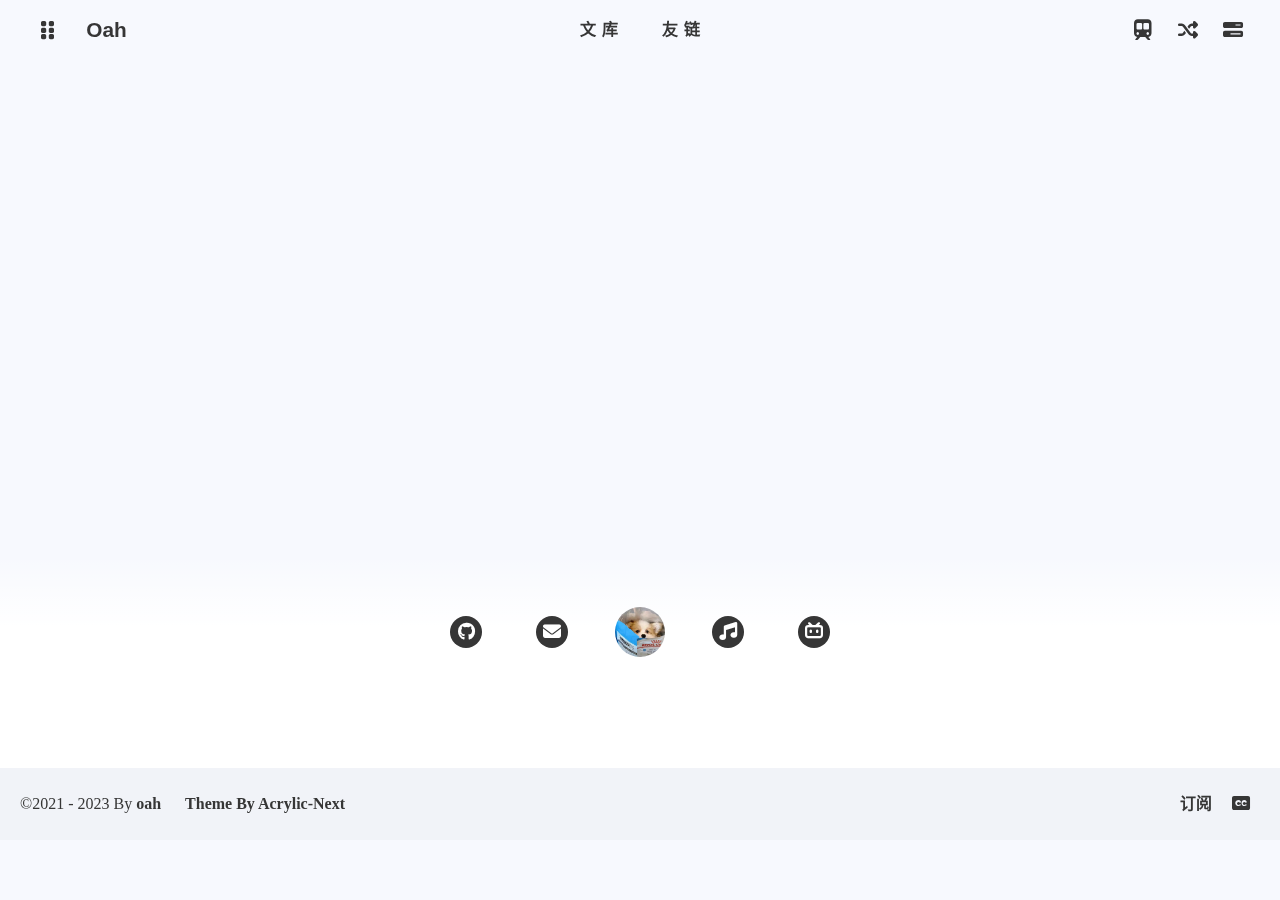
<file: categories/index.html>
<!DOCTYPE html>
<html lang="zh-CN" data-theme="light">
    <head>
        <meta charset="UTF-8">
<meta http-equiv="X-UA-Compatible" content="IE=edge">
<meta name="viewport" content="width=device-width, initial-scale=1.0">
<title>oah</title>
<noscript>开启Javascript是必要的</noscript>
<link rel="icon" type="image/x-icon" href="/img/avatar.webp">
<link rel="apple-touch-icon" href="/img/avatar.webp">
<meta name="apple-mobile-web-app-title" content="oah">
<link rel="bookmark" href="/img/avatar.webp">
<link rel="apple-touch-icon-precomposed" sizes="180x180" href="/img/avatar.webp">
<meta name="description" content="a blog 一个分享技术与生活的博客">
<meta name="theme-color" content="#1C1C1F">
<link rel="stylesheet" href="/css/var.css">
<link rel="stylesheet" href="/css/main.css">
<link rel="stylesheet" href="/css/custom.css">



<link rel="stylesheet" href="https://cdn.bootcdn.net/ajax/libs/font-awesome/6.3.0/css/all.min.css">
    

<link rel="stylesheet" href="/lib/snackbar.min.css">


<script src="/lib/qrcode.min.js"></script>




<script>var GLOBALCONFIG = {"root":"/","runtime":"2021-12-12 00:00:00","lazyload":{"enable":false,"error":"/img/acrylic.png"},"hightlight":{"enable":false,"limit":200},"lightbox":true,"randomlinks":false,"lang":{"theme":{"dark":"已切换至深色模式","light":"已切换至浅色模式"},"copy":{"success":"复制成功","error":"复制失败"},"backtop":"返回顶部","time":{"recent":"最近","yesterday":"昨天","berforeyesterday":"前天","daybefore":"天前","runtime":"天"},"sayhello":{"morning":"早上好","noon":"中午好","afternoon":"下午好","night":"晚上好","goodnight":"晚安","iam":"!  我是"},"search":{"empty":"搜索结果为空","hit":"已为您找到 ${query} 条结果","placeholder":"输入关键词快速查找"}},"covercolor":false,"comment":{"enable":false,"twikooUrl":null}};</script><script id="site-config">var PAGECONFIG = {"is_home":false,"is_post":false,"is_page":false,"page":false,"comment":false};</script>
    <meta name="generator" content="Hexo 6.3.0"></head>
    <body id="body">
        
        <div id="console" style="zoom: 1;" class="">
    <div class="close-btn" onclick="acrylic.hideConsole()" href="javascript:void(0);">
        <i class="fas fa-circle-xmark"></i>
    </div>
    
        <div class="console-card-group">
            <div class="console-card-group-left">
                <div class="console-card" id="card-newest-comments" onclick="acrylic.hideConsole()">
                    <div class="card-content">
                        <div class="author-content-item-tips">互动</div>
                        <div class="author-content-item-title">最新评论</div>
                    </div>
                    <div class="aside-list"></div>
                </div>
    
            </div>
            <div class="console-card-group-right">
                <div class="console-card tags" onclick="acrylic.hideConsole()">
                    <div class="card-content">
                        <div class="author-content-item-tips">标签</div>
                        <div class="author-content-item-title">寻找感兴趣的领域</div>
                    </div>
                    <div class="card-tag-cloud">
                        
                    </div>
                </div>
                <div class="console-card history" onclick="acrylic.hideConsole()">
                    <ul class="card-archive-list">
    
     
        <li class="card-archive-list-item"><a class="card-archive-list-link" onclick="pjax.loadUrl('/archives/2023/08/')" data-pjax-state=""><span
            class="card-archive-list-date">2023/08</span>
            <div class="card-archive-list-count-group"><span class="card-archive-list-count">2</span><span
                    class="card-archive-list-count-unit">篇</span></div>
            </a>
        </li>
        
</ul>

                </div>
            </div>
        </div>
    
    
    <div class="button-group">
        <div class="console-btn-item"> <a class="darkmode_switchbutton" onclick="acrylic.switchDarkMode()" title="显示模式切换"
                href="javascript:void(0);" rel="external nofollow" data-pjax-state=""><i class="fas fa-moon"
                    style="font-size: 1rem;"></i></a></div>
        
    </div>
    <div class="console-mask" onclick="acrylic.hideConsole()" href="javascript:void(0);" rel="external nofollow"></div>
</div>
        <div id="sidebar" style="zoom: 1;">
    <div id="menu-mask" style="display: none;"></div>
    <div id="sidebar-menus" class>
        <span class="sidebar-menu-item-title">功能</span>
        <div class="sidebar-menu-item">
            <a class="darkmode_switchbutton menu-child" onclick="acrylic.switchDarkMode()" title="显示模式切换"
                href="javascript:void(0);" rel="external nofollow">
                <i class="fas fa-moon" style="font-size: 1rem;"></i>
                <span>显示模式</span>
            </a>
        </div>
        
            <div class="back-menu-list-groups">
    
      
      <div class="back-menu-list-group">
        <div class="back-menu-list-title">
          我的
        </div>
        <div class="back-menu-list">
          
            
            <a class="back-menu-item" href="/" rel="external nofollow" title="博客">
              <img class="back-menu-item-icon" src="/img/avatar.webp" loading="lazy">
              <span class="back-menu-item-text">
                博客
              </span>
            </a>
          
        </div>
      </div>
    
  </div>
  
        
        <div class="menus_items">
    
        <div class="menus_item">
            
                <a class="site-page" href="javascript:void(0);" rel="external nofollow">
                    <span> 文库</span>
                </a>
                <ul class="menus_item_child">
                    
                        <li>
                            <a class="site-page child" href="/archives/">
                                <i class="fas fa-box-archive"></i>
                                <span> 文章列表</span>
                            </a>
                        </li>
                    
                        <li>
                            <a class="site-page child" href="/categories/">
                                <i class="fas fa-cube"></i>
                                <span> 全部分类</span>
                            </a>
                        </li>
                    
                        <li>
                            <a class="site-page child" href="/tags/">
                                <i class="fas fa-tags"></i>
                                <span> 全部标签</span>
                            </a>
                        </li>
                    
                </ul>
             
        </div>
    
        <div class="menus_item">
            
                <a class="site-page" href="javascript:void(0);" rel="external nofollow">
                    <span> 友链</span>
                </a>
                <ul class="menus_item_child">
                    
                        <li>
                            <a class="site-page child" href="/fcircle/">
                                <i class="fas fa-fish-fins"></i>
                                <span> 友链鱼塘</span>
                            </a>
                        </li>
                    
                        <li>
                            <a class="site-page child" href="/links/">
                                <i class="fas fa-user-group"></i>
                                <span> 友情链接</span>
                            </a>
                        </li>
                    
                        <li>
                            <a class="site-page child" href="javascript:travelling()">
                                <i class="fas fa-bus"></i>
                                <span> 宝藏博主</span>
                            </a>
                        </li>
                    
                </ul>
             
        </div>
    
</div>
        <span class="sidebar-menu-item-title">标签</span>
        <div class="card-widget card-tags card-archives card-webinfo card-allinfo">
            <div class="item-headline">
                <i class="fas fa-tags"></i>
                <span>标签</span>
            </div>
            <div class="card-tag-cloud">
                
            </div>
        </div>
    </div>
</div>    
        
            <div class="page" id="body-wrap">
                <header class="not-top-img" id="page-header">
    <nav id="nav" class="show">
    <div id="nav-group">
        <div id="blog_name">
            
                <div class="back-home-button" tabindex="-1">
                    <i class="back-home-button-icon fas fa-grip-vertical"></i>
                    <div class="back-menu-list-groups">
    
      
      <div class="back-menu-list-group">
        <div class="back-menu-list-title">
          我的
        </div>
        <div class="back-menu-list">
          
            
            <a class="back-menu-item" href="/" rel="external nofollow" title="博客">
              <img class="back-menu-item-icon" src="/img/avatar.webp" loading="lazy">
              <span class="back-menu-item-text">
                博客
              </span>
            </a>
          
        </div>
      </div>
    
  </div>
  
                </div>
            
            <a id="site-name" href="/" title="返回博客主页">
                    
                        <span class="heoicon">Oah</span>
                    
            </a>
        </div>
        <div id="page-name-mask">
            <div id="page-name">
                <a id="page-name-text" onclick="acrylic.toTop()">categories</a>
            </div>
        </div>
        <div id="menus">
            <div class="menus_items">
    
        <div class="menus_item">
            
                <a class="site-page" href="javascript:void(0);" rel="external nofollow">
                    <span> 文库</span>
                </a>
                <ul class="menus_item_child">
                    
                        <li>
                            <a class="site-page child" href="/archives/">
                                <i class="fas fa-box-archive"></i>
                                <span> 文章列表</span>
                            </a>
                        </li>
                    
                        <li>
                            <a class="site-page child" href="/categories/">
                                <i class="fas fa-cube"></i>
                                <span> 全部分类</span>
                            </a>
                        </li>
                    
                        <li>
                            <a class="site-page child" href="/tags/">
                                <i class="fas fa-tags"></i>
                                <span> 全部标签</span>
                            </a>
                        </li>
                    
                </ul>
             
        </div>
    
        <div class="menus_item">
            
                <a class="site-page" href="javascript:void(0);" rel="external nofollow">
                    <span> 友链</span>
                </a>
                <ul class="menus_item_child">
                    
                        <li>
                            <a class="site-page child" href="/fcircle/">
                                <i class="fas fa-fish-fins"></i>
                                <span> 友链鱼塘</span>
                            </a>
                        </li>
                    
                        <li>
                            <a class="site-page child" href="/links/">
                                <i class="fas fa-user-group"></i>
                                <span> 友情链接</span>
                            </a>
                        </li>
                    
                        <li>
                            <a class="site-page child" href="javascript:travelling()">
                                <i class="fas fa-bus"></i>
                                <span> 宝藏博主</span>
                            </a>
                        </li>
                    
                </ul>
             
        </div>
    
</div>
        </div>
        <!-- <div id="nav-left">
            <div id="fps-group">
                <div id="fps">145</div><span class="fpsText">FPS</span>
            </div>
        </div> -->
        <div id="nav-right">
            
    <div class="nav-button only-home" id="travellings_button">
        <a class="site-page"  target="_blank" rel="noopener external nofollow" href="https://www.travellings.cn/go.html" title="开往-友链接力"  width="120">
            <i class="fa-solid fa-train-subway" style="font-size: 1rem;"></i>
        </a>
    </div>


    <div class="nav-button" id="randomPost_button">
        <a class="site-page" onclick="toRandomPost()"
            title="随机前往一个文章">
            <i class="fas fa-shuffle" style="font-size: 1rem;"></i>
        </a>
    </div>



    <div class="nav-button" id="nav-console">
        <a class="console_switchbutton" onclick="acrylic.showConsole()"
        title="显示中控台" href="javascript:void(0);" rel="external nofollow">
        <i class="fas fa-bars-progress" style="font-size: 1rem;"></i>
        </a>
    </div>

<div class="nav-button" id="nav-totop" onclick="acrylic.toTop()">
    <a class="totopbtn">
        <i class="fas fa-arrow-up"></i>
        <span id="percent">0</span>
    </a>
</div>
<div id="toggle-menu">
    <a class="site-page">
        <i class="fas fa-bars fa-fw" style="font-size: 1rem;"></i>
    </a>
</div>
        </div>
    </div>
</nav>
        
</header>
                <main class="layout hide-aside" id="content-inner">
    <div id="page">
        
                <h1 class="page-title">分类</h1>
<div class="category-lists">
    <div class="tag-cloud-list is-center">
        
    </div>
</div>
             
            
    </div>
       
</main>     

                <footer id="footer">
                    <div id="footer_deal">
    
        <a class="deal_link" href="/" rel="external nofollow" title="Github">
            <i class="fa-brands fa-github"></i>
        </a>
    
        <a class="deal_link" href="/" rel="external nofollow" title="Mail">
            <i class="fa-solid fa-envelope"></i>
        </a>
    
    <img class="footer_mini_logo" src="/img/avatar.png"
        title="返回顶部" onclick="acrylic.toTop()">
    
        <a class="deal_link" href="/" rel="external nofollow" title="网易云">
            <i class="fa-solid fa-music"></i>
        </a>
    
        <a class="deal_link" href="/" rel="external nofollow" title="bilibili">
            <i class="fa-brands fa-bilibili"></i>
        </a>
    
</div>    
<div id="heo-footer">
    
    
</div>
<div id="footer-section">
    <div class="footer-section-links">
        <div class="footer-section-left">
            <div id="footer-section-tips">
                <div class="copyright">©2021 - 2023 By 
                    <a class="footer-section-link" href="/" rel="external nofollow">oah</a>
                    <a class="footer-section-link" href="https://github.com/hexo-theme-Acrylic/Hexo-Theme-Acrylic-Next" rel="external nofollow" target="_blank"> Theme By Acrylic-Next</a>
                    <a class="footer-section-link" href="" rel="external nofollow" target="_blank"></a>
                </div>
            </div>
        </div>
        <div class="footer-section-right">
            <a class="footer-section-link" href="">订阅</a>
            
            <a class="footer-section-link cc" target="_blank" href="https://creativecommons.org/licenses/by/4.0/" title="cc协议">
                <i class="fas fa-closed-captioning"></i>
            </a>
        </div>
    </div>
</div>
                </footer>
            </div>
         
        <div>
    <script type="text/javascript" src="/js/utils.js"></script>
    <script type="text/javascript" src="/js/main.js"></script>
    

<script src="/lib/pjax.min.js"></script>



<script src="/lib/snackbar.min.js"></script>


    
<script src="/lib/view-image.min.js"></script>



<div id="js-pjax">
    
     
</div>


    
<script src="/js/extend/covercolor/web.js"></script>

        



    <script>
  let pjaxSelectors = [
    'title',
    '#body-wrap',
    '#site-config',
    'meta[name="description"]',
    '#js-pjax'
  ]
  
  const pjax = new Pjax({
    elements: 'a:not([target="_blank"])',
    selectors: pjaxSelectors,
    cacheBust: false,
    analytics: false,
    scrollRestoration: false
  })

  document.querySelectorAll('script[data-pjax]').forEach(item => {
      const newScript = document.createElement('script')
      const content = item.text || item.textContent || item.innerHTML || ""
      Array.from(item.attributes).forEach(attr => newScript.setAttribute(attr.name, attr.value))
      newScript.appendChild(document.createTextNode(content))
      item.parentNode.replaceChild(newScript, item)
  })

  document.addEventListener('pjax:error', (e) => {
    if (e.request.status === 404) {
      pjax.loadUrl('/404.html')
    }
  })
</script>
    
</div>
        
     
        <div class="needEndHide" id="nav-music" onclick="acrylic.musicToggle()">
    <div id="nav-music-hoverTips">音乐已暂停</div>
    <meting-js id="1708664797" server="tencent" type="playlist" mutex="true"
        preload="none" data-lrctype="0" order="random" theme="var(--heo-main)"></meting-js>
</div>
    
    </body>
</html>
<script>const posts=["2023/08/09/test/","2023/08/09/hello-world/"];function toRandomPost(){ window.pjax ? pjax.loadUrl('/'+posts[Math.floor(Math.random()*posts.length)]) : window.open('/'+posts[Math.floor(Math.random()*posts.length)], "_self"); };</script>
</file>
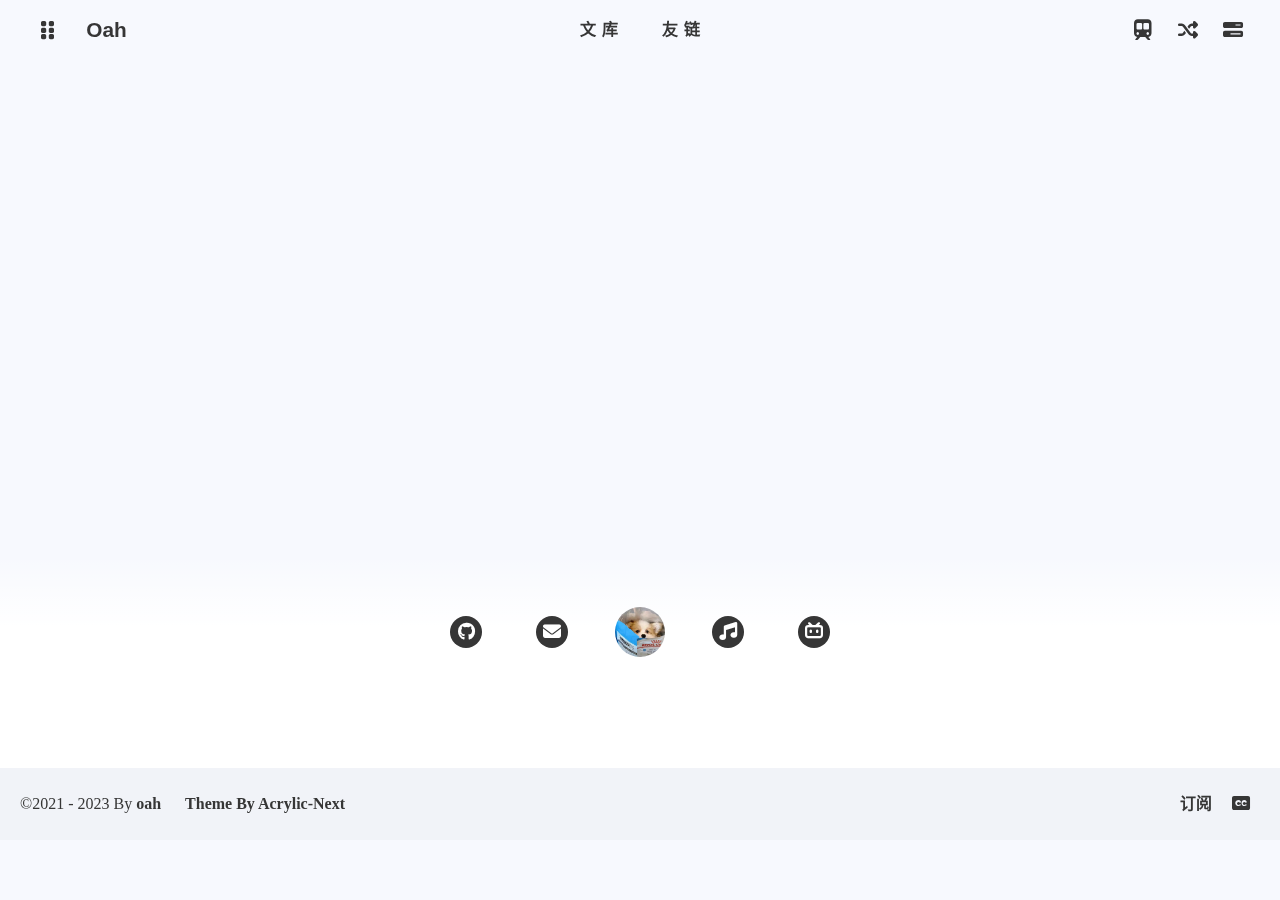
<file: tags/index.html>
<!DOCTYPE html>
<html lang="zh-CN" data-theme="light">
    <head>
        <meta charset="UTF-8">
<meta http-equiv="X-UA-Compatible" content="IE=edge">
<meta name="viewport" content="width=device-width, initial-scale=1.0">
<title>oah</title>
<noscript>开启Javascript是必要的</noscript>
<link rel="icon" type="image/x-icon" href="/img/avatar.webp">
<link rel="apple-touch-icon" href="/img/avatar.webp">
<meta name="apple-mobile-web-app-title" content="oah">
<link rel="bookmark" href="/img/avatar.webp">
<link rel="apple-touch-icon-precomposed" sizes="180x180" href="/img/avatar.webp">
<meta name="description" content="a blog 一个分享技术与生活的博客">
<meta name="theme-color" content="#1C1C1F">
<link rel="stylesheet" href="/css/var.css">
<link rel="stylesheet" href="/css/main.css">
<link rel="stylesheet" href="/css/custom.css">



<link rel="stylesheet" href="https://cdn.bootcdn.net/ajax/libs/font-awesome/6.3.0/css/all.min.css">
    

<link rel="stylesheet" href="/lib/snackbar.min.css">


<script src="/lib/qrcode.min.js"></script>




<script>var GLOBALCONFIG = {"root":"/","runtime":"2021-12-12 00:00:00","lazyload":{"enable":false,"error":"/img/acrylic.png"},"hightlight":{"enable":false,"limit":200},"lightbox":true,"randomlinks":false,"lang":{"theme":{"dark":"已切换至深色模式","light":"已切换至浅色模式"},"copy":{"success":"复制成功","error":"复制失败"},"backtop":"返回顶部","time":{"recent":"最近","yesterday":"昨天","berforeyesterday":"前天","daybefore":"天前","runtime":"天"},"sayhello":{"morning":"早上好","noon":"中午好","afternoon":"下午好","night":"晚上好","goodnight":"晚安","iam":"!  我是"},"search":{"empty":"搜索结果为空","hit":"已为您找到 ${query} 条结果","placeholder":"输入关键词快速查找"}},"covercolor":false,"comment":{"enable":false,"twikooUrl":null}};</script><script id="site-config">var PAGECONFIG = {"is_home":false,"is_post":false,"is_page":false,"page":false,"comment":false};</script>
    <meta name="generator" content="Hexo 6.3.0"></head>
    <body id="body">
        
        <div id="console" style="zoom: 1;" class="">
    <div class="close-btn" onclick="acrylic.hideConsole()" href="javascript:void(0);">
        <i class="fas fa-circle-xmark"></i>
    </div>
    
        <div class="console-card-group">
            <div class="console-card-group-left">
                <div class="console-card" id="card-newest-comments" onclick="acrylic.hideConsole()">
                    <div class="card-content">
                        <div class="author-content-item-tips">互动</div>
                        <div class="author-content-item-title">最新评论</div>
                    </div>
                    <div class="aside-list"></div>
                </div>
    
            </div>
            <div class="console-card-group-right">
                <div class="console-card tags" onclick="acrylic.hideConsole()">
                    <div class="card-content">
                        <div class="author-content-item-tips">标签</div>
                        <div class="author-content-item-title">寻找感兴趣的领域</div>
                    </div>
                    <div class="card-tag-cloud">
                        
                    </div>
                </div>
                <div class="console-card history" onclick="acrylic.hideConsole()">
                    <ul class="card-archive-list">
    
     
        <li class="card-archive-list-item"><a class="card-archive-list-link" onclick="pjax.loadUrl('/archives/2023/08/')" data-pjax-state=""><span
            class="card-archive-list-date">2023/08</span>
            <div class="card-archive-list-count-group"><span class="card-archive-list-count">2</span><span
                    class="card-archive-list-count-unit">篇</span></div>
            </a>
        </li>
        
</ul>

                </div>
            </div>
        </div>
    
    
    <div class="button-group">
        <div class="console-btn-item"> <a class="darkmode_switchbutton" onclick="acrylic.switchDarkMode()" title="显示模式切换"
                href="javascript:void(0);" rel="external nofollow" data-pjax-state=""><i class="fas fa-moon"
                    style="font-size: 1rem;"></i></a></div>
        
    </div>
    <div class="console-mask" onclick="acrylic.hideConsole()" href="javascript:void(0);" rel="external nofollow"></div>
</div>
        <div id="sidebar" style="zoom: 1;">
    <div id="menu-mask" style="display: none;"></div>
    <div id="sidebar-menus" class>
        <span class="sidebar-menu-item-title">功能</span>
        <div class="sidebar-menu-item">
            <a class="darkmode_switchbutton menu-child" onclick="acrylic.switchDarkMode()" title="显示模式切换"
                href="javascript:void(0);" rel="external nofollow">
                <i class="fas fa-moon" style="font-size: 1rem;"></i>
                <span>显示模式</span>
            </a>
        </div>
        
            <div class="back-menu-list-groups">
    
      
      <div class="back-menu-list-group">
        <div class="back-menu-list-title">
          我的
        </div>
        <div class="back-menu-list">
          
            
            <a class="back-menu-item" href="/" rel="external nofollow" title="博客">
              <img class="back-menu-item-icon" src="/img/avatar.webp" loading="lazy">
              <span class="back-menu-item-text">
                博客
              </span>
            </a>
          
        </div>
      </div>
    
  </div>
  
        
        <div class="menus_items">
    
        <div class="menus_item">
            
                <a class="site-page" href="javascript:void(0);" rel="external nofollow">
                    <span> 文库</span>
                </a>
                <ul class="menus_item_child">
                    
                        <li>
                            <a class="site-page child" href="/archives/">
                                <i class="fas fa-box-archive"></i>
                                <span> 文章列表</span>
                            </a>
                        </li>
                    
                        <li>
                            <a class="site-page child" href="/categories/">
                                <i class="fas fa-cube"></i>
                                <span> 全部分类</span>
                            </a>
                        </li>
                    
                        <li>
                            <a class="site-page child" href="/tags/">
                                <i class="fas fa-tags"></i>
                                <span> 全部标签</span>
                            </a>
                        </li>
                    
                </ul>
             
        </div>
    
        <div class="menus_item">
            
                <a class="site-page" href="javascript:void(0);" rel="external nofollow">
                    <span> 友链</span>
                </a>
                <ul class="menus_item_child">
                    
                        <li>
                            <a class="site-page child" href="/fcircle/">
                                <i class="fas fa-fish-fins"></i>
                                <span> 友链鱼塘</span>
                            </a>
                        </li>
                    
                        <li>
                            <a class="site-page child" href="/links/">
                                <i class="fas fa-user-group"></i>
                                <span> 友情链接</span>
                            </a>
                        </li>
                    
                        <li>
                            <a class="site-page child" href="javascript:travelling()">
                                <i class="fas fa-bus"></i>
                                <span> 宝藏博主</span>
                            </a>
                        </li>
                    
                </ul>
             
        </div>
    
</div>
        <span class="sidebar-menu-item-title">标签</span>
        <div class="card-widget card-tags card-archives card-webinfo card-allinfo">
            <div class="item-headline">
                <i class="fas fa-tags"></i>
                <span>标签</span>
            </div>
            <div class="card-tag-cloud">
                
            </div>
        </div>
    </div>
</div>    
        
            <div class="page" id="body-wrap">
                <header class="not-top-img" id="page-header">
    <nav id="nav" class="show">
    <div id="nav-group">
        <div id="blog_name">
            
                <div class="back-home-button" tabindex="-1">
                    <i class="back-home-button-icon fas fa-grip-vertical"></i>
                    <div class="back-menu-list-groups">
    
      
      <div class="back-menu-list-group">
        <div class="back-menu-list-title">
          我的
        </div>
        <div class="back-menu-list">
          
            
            <a class="back-menu-item" href="/" rel="external nofollow" title="博客">
              <img class="back-menu-item-icon" src="/img/avatar.webp" loading="lazy">
              <span class="back-menu-item-text">
                博客
              </span>
            </a>
          
        </div>
      </div>
    
  </div>
  
                </div>
            
            <a id="site-name" href="/" title="返回博客主页">
                    
                        <span class="heoicon">Oah</span>
                    
            </a>
        </div>
        <div id="page-name-mask">
            <div id="page-name">
                <a id="page-name-text" onclick="acrylic.toTop()">tags</a>
            </div>
        </div>
        <div id="menus">
            <div class="menus_items">
    
        <div class="menus_item">
            
                <a class="site-page" href="javascript:void(0);" rel="external nofollow">
                    <span> 文库</span>
                </a>
                <ul class="menus_item_child">
                    
                        <li>
                            <a class="site-page child" href="/archives/">
                                <i class="fas fa-box-archive"></i>
                                <span> 文章列表</span>
                            </a>
                        </li>
                    
                        <li>
                            <a class="site-page child" href="/categories/">
                                <i class="fas fa-cube"></i>
                                <span> 全部分类</span>
                            </a>
                        </li>
                    
                        <li>
                            <a class="site-page child" href="/tags/">
                                <i class="fas fa-tags"></i>
                                <span> 全部标签</span>
                            </a>
                        </li>
                    
                </ul>
             
        </div>
    
        <div class="menus_item">
            
                <a class="site-page" href="javascript:void(0);" rel="external nofollow">
                    <span> 友链</span>
                </a>
                <ul class="menus_item_child">
                    
                        <li>
                            <a class="site-page child" href="/fcircle/">
                                <i class="fas fa-fish-fins"></i>
                                <span> 友链鱼塘</span>
                            </a>
                        </li>
                    
                        <li>
                            <a class="site-page child" href="/links/">
                                <i class="fas fa-user-group"></i>
                                <span> 友情链接</span>
                            </a>
                        </li>
                    
                        <li>
                            <a class="site-page child" href="javascript:travelling()">
                                <i class="fas fa-bus"></i>
                                <span> 宝藏博主</span>
                            </a>
                        </li>
                    
                </ul>
             
        </div>
    
</div>
        </div>
        <!-- <div id="nav-left">
            <div id="fps-group">
                <div id="fps">145</div><span class="fpsText">FPS</span>
            </div>
        </div> -->
        <div id="nav-right">
            
    <div class="nav-button only-home" id="travellings_button">
        <a class="site-page"  target="_blank" rel="noopener external nofollow" href="https://www.travellings.cn/go.html" title="开往-友链接力"  width="120">
            <i class="fa-solid fa-train-subway" style="font-size: 1rem;"></i>
        </a>
    </div>


    <div class="nav-button" id="randomPost_button">
        <a class="site-page" onclick="toRandomPost()"
            title="随机前往一个文章">
            <i class="fas fa-shuffle" style="font-size: 1rem;"></i>
        </a>
    </div>



    <div class="nav-button" id="nav-console">
        <a class="console_switchbutton" onclick="acrylic.showConsole()"
        title="显示中控台" href="javascript:void(0);" rel="external nofollow">
        <i class="fas fa-bars-progress" style="font-size: 1rem;"></i>
        </a>
    </div>

<div class="nav-button" id="nav-totop" onclick="acrylic.toTop()">
    <a class="totopbtn">
        <i class="fas fa-arrow-up"></i>
        <span id="percent">0</span>
    </a>
</div>
<div id="toggle-menu">
    <a class="site-page">
        <i class="fas fa-bars fa-fw" style="font-size: 1rem;"></i>
    </a>
</div>
        </div>
    </div>
</nav>
        
</header>
                <main class="layout hide-aside" id="content-inner">
    <div id="page">
        
            <h1 class="page-title">标签</h1>
<div class="category-lists">
    <div class="tag-cloud-list is-center">
        
    </div>
</div>
             
            
    </div>
       
</main>     

                <footer id="footer">
                    <div id="footer_deal">
    
        <a class="deal_link" href="/" rel="external nofollow" title="Github">
            <i class="fa-brands fa-github"></i>
        </a>
    
        <a class="deal_link" href="/" rel="external nofollow" title="Mail">
            <i class="fa-solid fa-envelope"></i>
        </a>
    
    <img class="footer_mini_logo" src="/img/avatar.png"
        title="返回顶部" onclick="acrylic.toTop()">
    
        <a class="deal_link" href="/" rel="external nofollow" title="网易云">
            <i class="fa-solid fa-music"></i>
        </a>
    
        <a class="deal_link" href="/" rel="external nofollow" title="bilibili">
            <i class="fa-brands fa-bilibili"></i>
        </a>
    
</div>    
<div id="heo-footer">
    
    
</div>
<div id="footer-section">
    <div class="footer-section-links">
        <div class="footer-section-left">
            <div id="footer-section-tips">
                <div class="copyright">©2021 - 2023 By 
                    <a class="footer-section-link" href="/" rel="external nofollow">oah</a>
                    <a class="footer-section-link" href="https://github.com/hexo-theme-Acrylic/Hexo-Theme-Acrylic-Next" rel="external nofollow" target="_blank"> Theme By Acrylic-Next</a>
                    <a class="footer-section-link" href="" rel="external nofollow" target="_blank"></a>
                </div>
            </div>
        </div>
        <div class="footer-section-right">
            <a class="footer-section-link" href="">订阅</a>
            
            <a class="footer-section-link cc" target="_blank" href="https://creativecommons.org/licenses/by/4.0/" title="cc协议">
                <i class="fas fa-closed-captioning"></i>
            </a>
        </div>
    </div>
</div>
                </footer>
            </div>
         
        <div>
    <script type="text/javascript" src="/js/utils.js"></script>
    <script type="text/javascript" src="/js/main.js"></script>
    

<script src="/lib/pjax.min.js"></script>



<script src="/lib/snackbar.min.js"></script>


    
<script src="/lib/view-image.min.js"></script>



<div id="js-pjax">
    
     
</div>


    
<script src="/js/extend/covercolor/web.js"></script>

        



    <script>
  let pjaxSelectors = [
    'title',
    '#body-wrap',
    '#site-config',
    'meta[name="description"]',
    '#js-pjax'
  ]
  
  const pjax = new Pjax({
    elements: 'a:not([target="_blank"])',
    selectors: pjaxSelectors,
    cacheBust: false,
    analytics: false,
    scrollRestoration: false
  })

  document.querySelectorAll('script[data-pjax]').forEach(item => {
      const newScript = document.createElement('script')
      const content = item.text || item.textContent || item.innerHTML || ""
      Array.from(item.attributes).forEach(attr => newScript.setAttribute(attr.name, attr.value))
      newScript.appendChild(document.createTextNode(content))
      item.parentNode.replaceChild(newScript, item)
  })

  document.addEventListener('pjax:error', (e) => {
    if (e.request.status === 404) {
      pjax.loadUrl('/404.html')
    }
  })
</script>
    
</div>
        
     
        <div class="needEndHide" id="nav-music" onclick="acrylic.musicToggle()">
    <div id="nav-music-hoverTips">音乐已暂停</div>
    <meting-js id="1708664797" server="tencent" type="playlist" mutex="true"
        preload="none" data-lrctype="0" order="random" theme="var(--heo-main)"></meting-js>
</div>
    
    </body>
</html>
<script>const posts=["2023/08/09/test/","2023/08/09/hello-world/"];function toRandomPost(){ window.pjax ? pjax.loadUrl('/'+posts[Math.floor(Math.random()*posts.length)]) : window.open('/'+posts[Math.floor(Math.random()*posts.length)], "_self"); };</script>
</file>
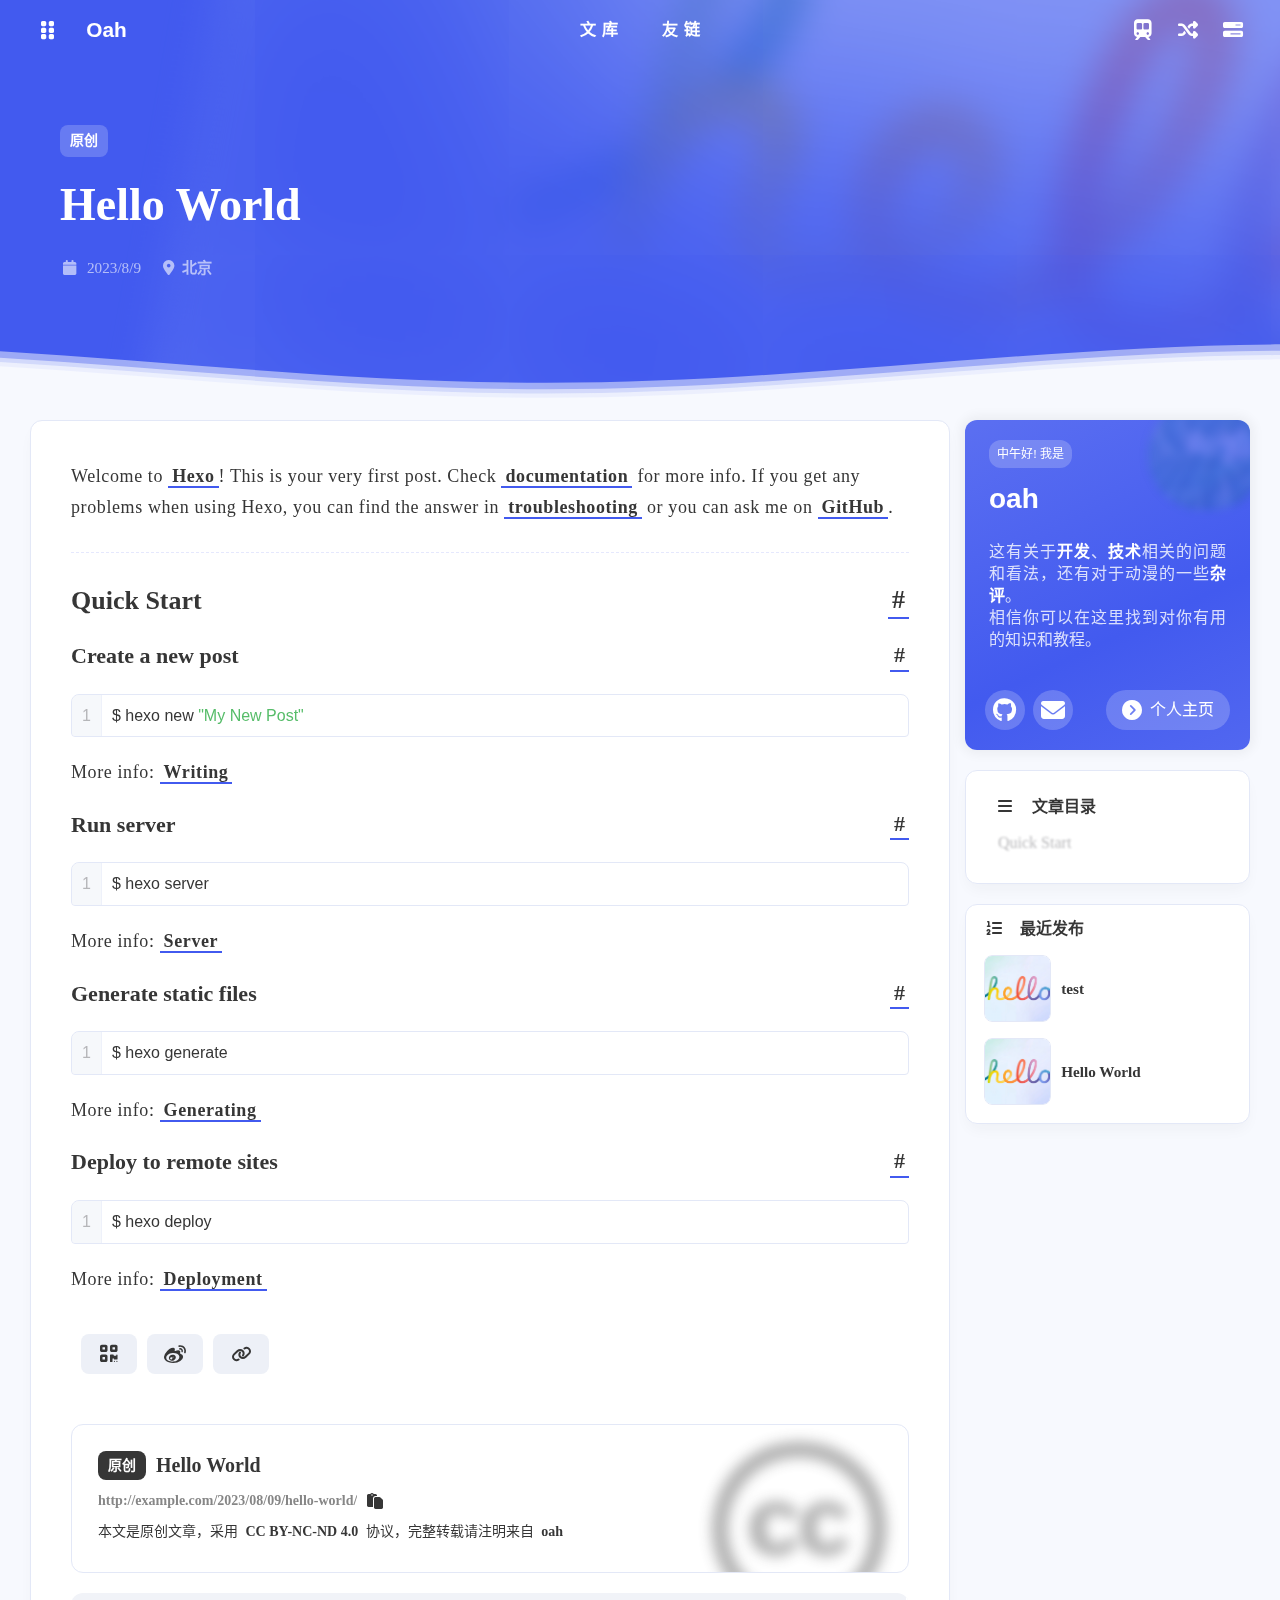
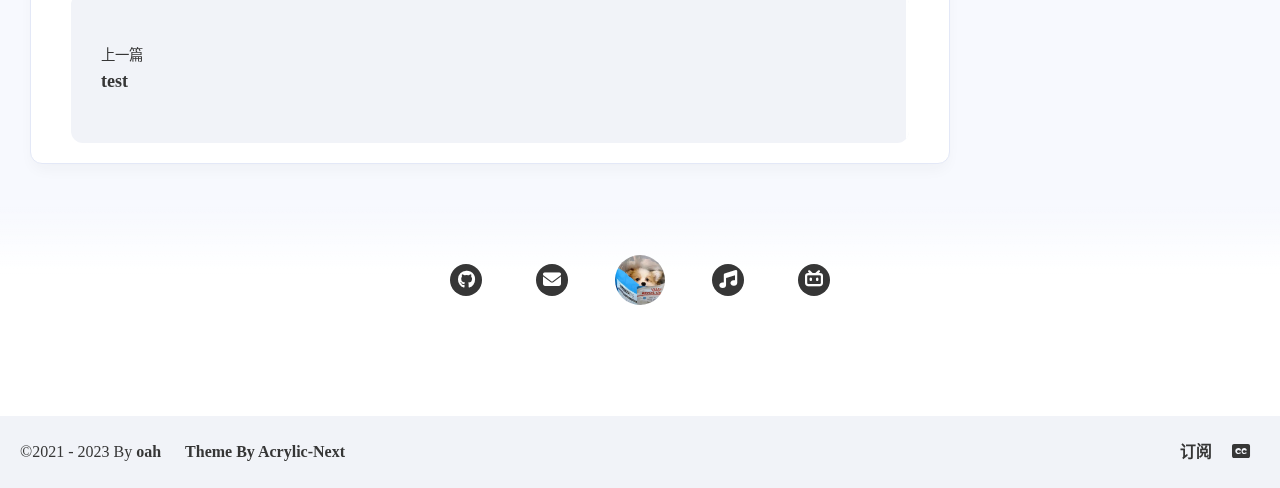
<file: 2023/08/09/hello-world/index.html>
<!DOCTYPE html>
<html lang="zh-CN" data-theme="light">
    <head>
        <meta charset="UTF-8">
<meta http-equiv="X-UA-Compatible" content="IE=edge">
<meta name="viewport" content="width=device-width, initial-scale=1.0">
<title>Hello World | oah</title>
<noscript>开启Javascript是必要的</noscript>
<link rel="icon" type="image/x-icon" href="/img/avatar.webp">
<link rel="apple-touch-icon" href="/img/avatar.webp">
<meta name="apple-mobile-web-app-title" content="oah">
<link rel="bookmark" href="/img/avatar.webp">
<link rel="apple-touch-icon-precomposed" sizes="180x180" href="/img/avatar.webp">
<meta name="description" content="a blog 一个分享技术与生活的博客">
<meta name="theme-color" content="#1C1C1F">
<link rel="stylesheet" href="/css/var.css">
<link rel="stylesheet" href="/css/main.css">
<link rel="stylesheet" href="/css/custom.css">



<link rel="stylesheet" href="https://cdn.bootcdn.net/ajax/libs/font-awesome/6.3.0/css/all.min.css">
    

<link rel="stylesheet" href="/lib/snackbar.min.css">


<script src="/lib/qrcode.min.js"></script>




<script>var GLOBALCONFIG = {"root":"/","runtime":"2021-12-12 00:00:00","lazyload":{"enable":false,"error":"/img/acrylic.png"},"hightlight":{"enable":false,"limit":200},"lightbox":true,"randomlinks":false,"lang":{"theme":{"dark":"已切换至深色模式","light":"已切换至浅色模式"},"copy":{"success":"复制成功","error":"复制失败"},"backtop":"返回顶部","time":{"recent":"最近","yesterday":"昨天","berforeyesterday":"前天","daybefore":"天前","runtime":"天"},"sayhello":{"morning":"早上好","noon":"中午好","afternoon":"下午好","night":"晚上好","goodnight":"晚安","iam":"!  我是"},"search":{"empty":"搜索结果为空","hit":"已为您找到 ${query} 条结果","placeholder":"输入关键词快速查找"}},"covercolor":false,"comment":{"enable":false,"twikooUrl":null}};</script><script id="site-config">var PAGECONFIG = {"is_home":false,"is_post":true,"is_page":false,"page":false,"toc":true,"comment":false};</script>
    <meta name="generator" content="Hexo 6.3.0"></head>
    <body id="body">
        
        <div id="console" style="zoom: 1;" class="">
    <div class="close-btn" onclick="acrylic.hideConsole()" href="javascript:void(0);">
        <i class="fas fa-circle-xmark"></i>
    </div>
    
        <div class="console-card-group">
            <div class="console-card-group-left">
                <div class="console-card" id="card-newest-comments" onclick="acrylic.hideConsole()">
                    <div class="card-content">
                        <div class="author-content-item-tips">互动</div>
                        <div class="author-content-item-title">最新评论</div>
                    </div>
                    <div class="aside-list"></div>
                </div>
    
            </div>
            <div class="console-card-group-right">
                <div class="console-card tags" onclick="acrylic.hideConsole()">
                    <div class="card-content">
                        <div class="author-content-item-tips">标签</div>
                        <div class="author-content-item-title">寻找感兴趣的领域</div>
                    </div>
                    <div class="card-tag-cloud">
                        
                    </div>
                </div>
                <div class="console-card history" onclick="acrylic.hideConsole()">
                    <ul class="card-archive-list">
    
     
        <li class="card-archive-list-item"><a class="card-archive-list-link" onclick="pjax.loadUrl('/archives/2023/08/')" data-pjax-state=""><span
            class="card-archive-list-date">2023/08</span>
            <div class="card-archive-list-count-group"><span class="card-archive-list-count">2</span><span
                    class="card-archive-list-count-unit">篇</span></div>
            </a>
        </li>
        
</ul>

                </div>
            </div>
        </div>
    
    
    <div class="button-group">
        <div class="console-btn-item"> <a class="darkmode_switchbutton" onclick="acrylic.switchDarkMode()" title="显示模式切换"
                href="javascript:void(0);" rel="external nofollow" data-pjax-state=""><i class="fas fa-moon"
                    style="font-size: 1rem;"></i></a></div>
        
    </div>
    <div class="console-mask" onclick="acrylic.hideConsole()" href="javascript:void(0);" rel="external nofollow"></div>
</div>
        <div id="sidebar" style="zoom: 1;">
    <div id="menu-mask" style="display: none;"></div>
    <div id="sidebar-menus" class>
        <span class="sidebar-menu-item-title">功能</span>
        <div class="sidebar-menu-item">
            <a class="darkmode_switchbutton menu-child" onclick="acrylic.switchDarkMode()" title="显示模式切换"
                href="javascript:void(0);" rel="external nofollow">
                <i class="fas fa-moon" style="font-size: 1rem;"></i>
                <span>显示模式</span>
            </a>
        </div>
        
            <div class="back-menu-list-groups">
    
      
      <div class="back-menu-list-group">
        <div class="back-menu-list-title">
          我的
        </div>
        <div class="back-menu-list">
          
            
            <a class="back-menu-item" href="/" rel="external nofollow" title="博客">
              <img class="back-menu-item-icon" src="/img/avatar.webp" loading="lazy">
              <span class="back-menu-item-text">
                博客
              </span>
            </a>
          
        </div>
      </div>
    
  </div>
  
        
        <div class="menus_items">
    
        <div class="menus_item">
            
                <a class="site-page" href="javascript:void(0);" rel="external nofollow">
                    <span> 文库</span>
                </a>
                <ul class="menus_item_child">
                    
                        <li>
                            <a class="site-page child" href="/archives/">
                                <i class="fas fa-box-archive"></i>
                                <span> 文章列表</span>
                            </a>
                        </li>
                    
                        <li>
                            <a class="site-page child" href="/categories/">
                                <i class="fas fa-cube"></i>
                                <span> 全部分类</span>
                            </a>
                        </li>
                    
                        <li>
                            <a class="site-page child" href="/tags/">
                                <i class="fas fa-tags"></i>
                                <span> 全部标签</span>
                            </a>
                        </li>
                    
                </ul>
             
        </div>
    
        <div class="menus_item">
            
                <a class="site-page" href="javascript:void(0);" rel="external nofollow">
                    <span> 友链</span>
                </a>
                <ul class="menus_item_child">
                    
                        <li>
                            <a class="site-page child" href="/fcircle/">
                                <i class="fas fa-fish-fins"></i>
                                <span> 友链鱼塘</span>
                            </a>
                        </li>
                    
                        <li>
                            <a class="site-page child" href="/links/">
                                <i class="fas fa-user-group"></i>
                                <span> 友情链接</span>
                            </a>
                        </li>
                    
                        <li>
                            <a class="site-page child" href="javascript:travelling()">
                                <i class="fas fa-bus"></i>
                                <span> 宝藏博主</span>
                            </a>
                        </li>
                    
                </ul>
             
        </div>
    
</div>
        <span class="sidebar-menu-item-title">标签</span>
        <div class="card-widget card-tags card-archives card-webinfo card-allinfo">
            <div class="item-headline">
                <i class="fas fa-tags"></i>
                <span>标签</span>
            </div>
            <div class="card-tag-cloud">
                
            </div>
        </div>
    </div>
</div>    
        
            <div class="post" id="body-wrap">
                <header class="post-bg" id="page-header">
    <nav id="nav" class="show">
    <div id="nav-group">
        <div id="blog_name">
            
                <div class="back-home-button" tabindex="-1">
                    <i class="back-home-button-icon fas fa-grip-vertical"></i>
                    <div class="back-menu-list-groups">
    
      
      <div class="back-menu-list-group">
        <div class="back-menu-list-title">
          我的
        </div>
        <div class="back-menu-list">
          
            
            <a class="back-menu-item" href="/" rel="external nofollow" title="博客">
              <img class="back-menu-item-icon" src="/img/avatar.webp" loading="lazy">
              <span class="back-menu-item-text">
                博客
              </span>
            </a>
          
        </div>
      </div>
    
  </div>
  
                </div>
            
            <a id="site-name" href="/" title="返回博客主页">
                    
                        <span class="heoicon">Oah</span>
                    
            </a>
        </div>
        <div id="page-name-mask">
            <div id="page-name">
                <a id="page-name-text" onclick="acrylic.toTop()">Hello World</a>
            </div>
        </div>
        <div id="menus">
            <div class="menus_items">
    
        <div class="menus_item">
            
                <a class="site-page" href="javascript:void(0);" rel="external nofollow">
                    <span> 文库</span>
                </a>
                <ul class="menus_item_child">
                    
                        <li>
                            <a class="site-page child" href="/archives/">
                                <i class="fas fa-box-archive"></i>
                                <span> 文章列表</span>
                            </a>
                        </li>
                    
                        <li>
                            <a class="site-page child" href="/categories/">
                                <i class="fas fa-cube"></i>
                                <span> 全部分类</span>
                            </a>
                        </li>
                    
                        <li>
                            <a class="site-page child" href="/tags/">
                                <i class="fas fa-tags"></i>
                                <span> 全部标签</span>
                            </a>
                        </li>
                    
                </ul>
             
        </div>
    
        <div class="menus_item">
            
                <a class="site-page" href="javascript:void(0);" rel="external nofollow">
                    <span> 友链</span>
                </a>
                <ul class="menus_item_child">
                    
                        <li>
                            <a class="site-page child" href="/fcircle/">
                                <i class="fas fa-fish-fins"></i>
                                <span> 友链鱼塘</span>
                            </a>
                        </li>
                    
                        <li>
                            <a class="site-page child" href="/links/">
                                <i class="fas fa-user-group"></i>
                                <span> 友情链接</span>
                            </a>
                        </li>
                    
                        <li>
                            <a class="site-page child" href="javascript:travelling()">
                                <i class="fas fa-bus"></i>
                                <span> 宝藏博主</span>
                            </a>
                        </li>
                    
                </ul>
             
        </div>
    
</div>
        </div>
        <!-- <div id="nav-left">
            <div id="fps-group">
                <div id="fps">145</div><span class="fpsText">FPS</span>
            </div>
        </div> -->
        <div id="nav-right">
            
    <div class="nav-button only-home" id="travellings_button">
        <a class="site-page"  target="_blank" rel="noopener external nofollow" href="https://www.travellings.cn/go.html" title="开往-友链接力"  width="120">
            <i class="fa-solid fa-train-subway" style="font-size: 1rem;"></i>
        </a>
    </div>


    <div class="nav-button" id="randomPost_button">
        <a class="site-page" onclick="toRandomPost()"
            title="随机前往一个文章">
            <i class="fas fa-shuffle" style="font-size: 1rem;"></i>
        </a>
    </div>



    <div class="nav-button" id="nav-console">
        <a class="console_switchbutton" onclick="acrylic.showConsole()"
        title="显示中控台" href="javascript:void(0);" rel="external nofollow">
        <i class="fas fa-bars-progress" style="font-size: 1rem;"></i>
        </a>
    </div>

<div class="nav-button" id="nav-totop" onclick="acrylic.toTop()">
    <a class="totopbtn">
        <i class="fas fa-arrow-up"></i>
        <span id="percent">0</span>
    </a>
</div>
<div id="toggle-menu">
    <a class="site-page">
        <i class="fas fa-bars fa-fw" style="font-size: 1rem;"></i>
    </a>
</div>
        </div>
    </div>
</nav>
    
        <div class="coverdiv" id="coverdiv">
    <img id="post-cover" class="nolazyload" src="/img/hello.jpg" alt="cover">
</div>
<div id="post-info">
    <div id="post-firstinfo">
        <div class="meta-firstline">
            <a class="post-meta-original" title="该文章为原创文章，注意版权协议">
                原创
            </a>
            
            <div class="tag_share">
                <div class="post-meta__tag-list">
                    
                </div>
            </div>
        </div>
    </div>
    <h1 class="post-title">Hello World</h1>
    <div id="post-meta">
        <div class="meta-secondline">
            <span class="post-meta-date" title="发布于">
                <i class="post-meta-icon fa-fw fas fa-calendar"></i>
                <time datetime="2023-08-09T12:33:12+08:00"></time>
            </span>
            
            
                <span class="post-meta-position" title="作者IP归属地为北京">
                    <i class="fas fa-location-dot post-meta-icon"></i>
                    <span>北京</span>
                </span>
            
            
            
                
        </div>
    </div>
</div>
<section class="main-hero-waves-area waves-area"><svg class="waves-svg" xmlns="http://www.w3.org/2000/svg"
    xlink="http://www.w3.org/1999/xlink" viewBox="0 24 150 28" preserveAspectRatio="none" shape-rendering="auto">
    <defs>
        <path id="gentle-wave"
            d="M -160 44 c 30 0 58 -18 88 -18 s 58 18 88 18 s 58 -18 88 -18 s 58 18 88 18 v 44 h -352 Z"></path>
    </defs>
    <g class="parallax">
        <use href="#gentle-wave" x="48" y="0"></use>
        <use href="#gentle-wave" x="48" y="3"></use>
        <use href="#gentle-wave" x="48" y="5"></use>
        <use href="#gentle-wave" x="48" y="7"></use>
    </g>
</svg>
</section>

        
</header>
                <main class="layout" id="content-inner">
    <div id="post">
        <article class="post-content" id="article-container">
            <p>Welcome to <a target="_blank" rel="noopener" href="https://hexo.io/">Hexo</a>! This is your very first post. Check <a target="_blank" rel="noopener" href="https://hexo.io/docs/">documentation</a> for more info. If you get any problems when using Hexo, you can find the answer in <a target="_blank" rel="noopener" href="https://hexo.io/docs/troubleshooting.html">troubleshooting</a> or you can ask me on <a target="_blank" rel="noopener" href="https://github.com/hexojs/hexo/issues">GitHub</a>.</p>
<h2 id="quick-start"><a class="markdownIt-Anchor" href="#quick-start">#</a> Quick Start</h2>
<h3 id="create-a-new-post"><a class="markdownIt-Anchor" href="#create-a-new-post">#</a> Create a new post</h3>
<figure class="highlight bash"><table><tr><td class="gutter"><pre><span class="line">1</span><br></pre></td><td class="code"><pre><span class="line">$ hexo new <span class="string">&quot;My New Post&quot;</span></span><br></pre></td></tr></table></figure>
<p>More info: <a target="_blank" rel="noopener" href="https://hexo.io/docs/writing.html">Writing</a></p>
<h3 id="run-server"><a class="markdownIt-Anchor" href="#run-server">#</a> Run server</h3>
<figure class="highlight bash"><table><tr><td class="gutter"><pre><span class="line">1</span><br></pre></td><td class="code"><pre><span class="line">$ hexo server</span><br></pre></td></tr></table></figure>
<p>More info: <a target="_blank" rel="noopener" href="https://hexo.io/docs/server.html">Server</a></p>
<h3 id="generate-static-files"><a class="markdownIt-Anchor" href="#generate-static-files">#</a> Generate static files</h3>
<figure class="highlight bash"><table><tr><td class="gutter"><pre><span class="line">1</span><br></pre></td><td class="code"><pre><span class="line">$ hexo generate</span><br></pre></td></tr></table></figure>
<p>More info: <a target="_blank" rel="noopener" href="https://hexo.io/docs/generating.html">Generating</a></p>
<h3 id="deploy-to-remote-sites"><a class="markdownIt-Anchor" href="#deploy-to-remote-sites">#</a> Deploy to remote sites</h3>
<figure class="highlight bash"><table><tr><td class="gutter"><pre><span class="line">1</span><br></pre></td><td class="code"><pre><span class="line">$ hexo deploy</span><br></pre></td></tr></table></figure>
<p>More info: <a target="_blank" rel="noopener" href="https://hexo.io/docs/one-command-deployment.html">Deployment</a></p>

        </article>
        <div class="post-tools" id="post-tools">
            <div class="post-tools-left">
                
                <div class="share-link mobile">
    <div class="share-qrcode">
        <div class="share-button" title="使用手机访问这篇文章">
            <i class="fas fa-qrcode"></i>
        </div>
        <div class="share-main">
            <div class="share-main-all">
                <div id="qrcode" title="http://example.com/2023/08/09/hello-world/">
                </div>
                <div class="reward-dec">使用手机访问这篇文章</div>
            </div>
        </div>
        <script type="text/javascript">
            new QRCode(document.getElementById("qrcode"), "http://example.com/2023/08/09/hello-world/");
        </script>
    </div>
</div>
                <div class="share-link weibo"><a class="share-button" target="_blank"
    href="https://service.weibo.com/share/share.php?title=Hello World&amp;url=http://example.com/2023/08/09/hello-world/&amp;pic=/img/hello.jpg"
    title="分享到微博" rel="noopener external nofollow noreferrer noopener">
    <i class="fab fa-weibo" style="font-size:22px"></i>
</a>
</div>
<div class="share-link copyurl">
<div class="share-button" id="post-share-url" title="复制链接" onclick="acrylic.copyPageUrl()">
    <i class="fas fa-link"></i>
</div>
</div>
            </div>
            <div class="post-tools-right">
                <div class="tag_share">
                    <div class="post-meta__tag-list">
                        
                    </div>
                </div>
            </div>
        </div>
        <div class="post-copyright">
    <div class="post-copyright__author">
        <a class="post-copyright__original" title="该文章为原创文章，注意版权协议">原创</a>
        <a class="post-copyright-title" href="#">
            <span>Hello World</span>
        </a>
    </div>
    <div class="post-copyright__type">
        <span class="post-copyright-info" id="post-copyright-url">
            <a href="/2023/08/09/hello-world/">http://example.com/2023/08/09/hello-world/</a>
        </span>
        <button class="post-copyright-copybtn" onclick="acrylic.copyPageUrl()">
            <i class="fas fa-paste copy-btn"></i>
        </button>
    </div>
    <div class="post-copyright__notice"><span class="post-copyright-info">本文是原创文章，采用 <a
                href="https://creativecommons.org/licenses/by-nc-nd/4.0/" target="_blank">CC BY-NC-ND 4.0</a> 协议，完整转载请注明来自 <a
                href="/">oah</a>
            </span>
        </div>
</div>
        <nav class="pagination-post" id="pagination">
    
                
        
            <div class="prev-post pull-full">
                <a href="/2023/08/09/test/">
                    <div class="pagination-info">
                        <div class="label">上一篇</div>
                        <div class="prev_info">test</div>
                    </div>
                </a>
            </div>
        
    
</nav>
            
    </div>
    <div class="aside-content" id="aside-content">
    
    
        
        <div class="card-widget card-info">
    <div class="card-content">
        <div class="card-info-avatar is-center">
            <div class="author-info__sayhi" id="author-info__sayhi">
            </div>
            <img class="avatar-img entered loaded" data-lazy-src="/img/acrylic.png" onerror="this.onerror=null;this.src='/img/acrylic.png'" alt="avatar" data-ll-status="loaded" src="">
            <div class="author-info__name">
                oah
            </div>
            <div class="author-info__description">这有关于<b>开发</b>、<b>技术</b>相关的问题和看法，还有对于动漫的一些<b>杂评</b>。<br>相信你可以在这里找到对你有用的知识和教程。</div>
        </div>
    </div>
    <div class="banner-button-group">
        <a class="banner-button" href="/">
            <i class="fas fa-circle-chevron-right"></i>
            <span class="banner-button-text">个人主页</span>
        </a>
    </div>
    <div class="card-info-social-icons is-center">
        
            <a class="social-icon" target="_blank" rel="noopener" href="https://github.com/oah8/oah8.github.io" title="Github">
                <i class="fa-brands fa-github"></i>
            </a>
        
            <a class="social-icon" href="mailto:a@nalex.top" title="Mail">
                <i class="fa-solid fa-envelope"></i>
            </a>
        
    </div>
</div>
     
    
    <div class="sticky_layout">
        
            <div class="card-widget" id="card-toc">
    <div class="item-headline">
        <i class="fas fa-bars"></i>
        <span>文章目录</span>
    </div>
    <div class="toc-content" id="toc-content">
        <ol class="toc"><li class="toc-item toc-level-2"><a class="toc-link" href="#quick-start"><span class="toc-text"> Quick Start</span></a><ol class="toc-child"><li class="toc-item toc-level-3"><a class="toc-link" href="#create-a-new-post"><span class="toc-text"> Create a new post</span></a></li><li class="toc-item toc-level-3"><a class="toc-link" href="#run-server"><span class="toc-text"> Run server</span></a></li><li class="toc-item toc-level-3"><a class="toc-link" href="#generate-static-files"><span class="toc-text"> Generate static files</span></a></li><li class="toc-item toc-level-3"><a class="toc-link" href="#deploy-to-remote-sites"><span class="toc-text"> Deploy to remote sites</span></a></li></ol></li></ol>
    </div>
</div>
            
        
            
        <div class="card-widget card-recent-post">
    <div class="item-headline">
        <i class="fas fa-list-ol"></i>
        <span>最近发布</span>
    </div>
    <div class="aside-list">
        
        
            <div class="aside-list-item">
                <a class="thumbnail" href="/2023/08/09/test/" title="test">
                    <img
                        alt="test"
                        src="/img/hello.jpg">
                </a>
                <div class="content">
                    
                    <a class="title" href="/2023/08/09/test/" title="test">
                        test
                    </a>
                </div>
            </div>
                
        
            <div class="aside-list-item">
                <a class="thumbnail" href="/2023/08/09/hello-world/" title="Hello World">
                    <img
                        alt="Hello World"
                        src="/img/hello.jpg">
                </a>
                <div class="content">
                    
                    <a class="title" href="/2023/08/09/hello-world/" title="Hello World">
                        Hello World
                    </a>
                </div>
            </div>
                
        
    </div>
</div>
     
        
    </div>
</div> 
</main>
                <footer id="footer">
                    <div id="footer_deal">
    
        <a class="deal_link" href="/" rel="external nofollow" title="Github">
            <i class="fa-brands fa-github"></i>
        </a>
    
        <a class="deal_link" href="/" rel="external nofollow" title="Mail">
            <i class="fa-solid fa-envelope"></i>
        </a>
    
    <img class="footer_mini_logo" src="/img/avatar.png"
        title="返回顶部" onclick="acrylic.toTop()">
    
        <a class="deal_link" href="/" rel="external nofollow" title="网易云">
            <i class="fa-solid fa-music"></i>
        </a>
    
        <a class="deal_link" href="/" rel="external nofollow" title="bilibili">
            <i class="fa-brands fa-bilibili"></i>
        </a>
    
</div>    
<div id="heo-footer">
    
    
</div>
<div id="footer-section">
    <div class="footer-section-links">
        <div class="footer-section-left">
            <div id="footer-section-tips">
                <div class="copyright">©2021 - 2023 By 
                    <a class="footer-section-link" href="/" rel="external nofollow">oah</a>
                    <a class="footer-section-link" href="https://github.com/hexo-theme-Acrylic/Hexo-Theme-Acrylic-Next" rel="external nofollow" target="_blank"> Theme By Acrylic-Next</a>
                    <a class="footer-section-link" href="" rel="external nofollow" target="_blank"></a>
                </div>
            </div>
        </div>
        <div class="footer-section-right">
            <a class="footer-section-link" href="">订阅</a>
            
            <a class="footer-section-link cc" target="_blank" href="https://creativecommons.org/licenses/by/4.0/" title="cc协议">
                <i class="fas fa-closed-captioning"></i>
            </a>
        </div>
    </div>
</div>
                </footer>
            </div>
         
        <div>
    <script type="text/javascript" src="/js/utils.js"></script>
    <script type="text/javascript" src="/js/main.js"></script>
    

<script src="/lib/pjax.min.js"></script>



<script src="/lib/snackbar.min.js"></script>


    
<script src="/lib/view-image.min.js"></script>



<div id="js-pjax">
    
     
</div>


    
<script src="/js/extend/covercolor/web.js"></script>

        



    <script>
  let pjaxSelectors = [
    'title',
    '#body-wrap',
    '#site-config',
    'meta[name="description"]',
    '#js-pjax'
  ]
  
  const pjax = new Pjax({
    elements: 'a:not([target="_blank"])',
    selectors: pjaxSelectors,
    cacheBust: false,
    analytics: false,
    scrollRestoration: false
  })

  document.querySelectorAll('script[data-pjax]').forEach(item => {
      const newScript = document.createElement('script')
      const content = item.text || item.textContent || item.innerHTML || ""
      Array.from(item.attributes).forEach(attr => newScript.setAttribute(attr.name, attr.value))
      newScript.appendChild(document.createTextNode(content))
      item.parentNode.replaceChild(newScript, item)
  })

  document.addEventListener('pjax:error', (e) => {
    if (e.request.status === 404) {
      pjax.loadUrl('/404.html')
    }
  })
</script>
    
</div>
        
     
        <div class="needEndHide" id="nav-music" onclick="acrylic.musicToggle()">
    <div id="nav-music-hoverTips">音乐已暂停</div>
    <meting-js id="1708664797" server="tencent" type="playlist" mutex="true"
        preload="none" data-lrctype="0" order="random" theme="var(--heo-main)"></meting-js>
</div>
    
    </body>
</html>
<script>const posts=["2023/08/09/test/","2023/08/09/hello-world/"];function toRandomPost(){ window.pjax ? pjax.loadUrl('/'+posts[Math.floor(Math.random()*posts.length)]) : window.open('/'+posts[Math.floor(Math.random()*posts.length)], "_self"); };</script>
</file>
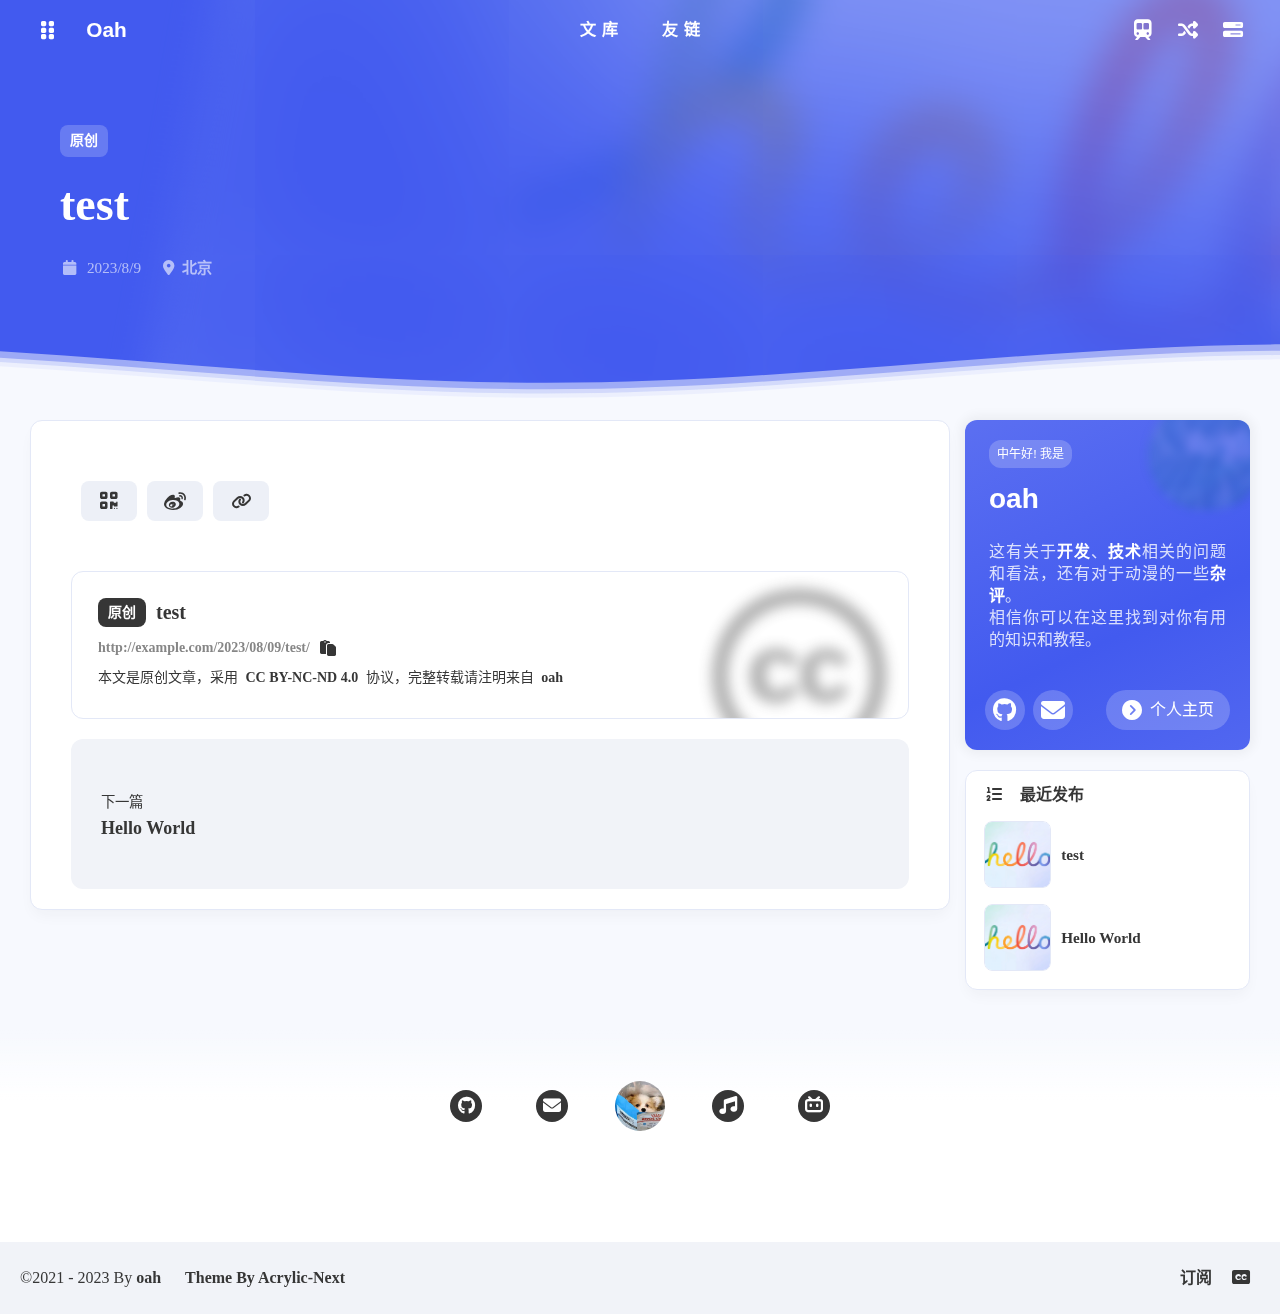
<file: 2023/08/09/test/index.html>
<!DOCTYPE html>
<html lang="zh-CN" data-theme="light">
    <head>
        <meta charset="UTF-8">
<meta http-equiv="X-UA-Compatible" content="IE=edge">
<meta name="viewport" content="width=device-width, initial-scale=1.0">
<title>test | oah</title>
<noscript>开启Javascript是必要的</noscript>
<link rel="icon" type="image/x-icon" href="/img/avatar.webp">
<link rel="apple-touch-icon" href="/img/avatar.webp">
<meta name="apple-mobile-web-app-title" content="oah">
<link rel="bookmark" href="/img/avatar.webp">
<link rel="apple-touch-icon-precomposed" sizes="180x180" href="/img/avatar.webp">
<meta name="description" content="a blog 一个分享技术与生活的博客">
<meta name="theme-color" content="#1C1C1F">
<link rel="stylesheet" href="/css/var.css">
<link rel="stylesheet" href="/css/main.css">
<link rel="stylesheet" href="/css/custom.css">



<link rel="stylesheet" href="https://cdn.bootcdn.net/ajax/libs/font-awesome/6.3.0/css/all.min.css">
    

<link rel="stylesheet" href="/lib/snackbar.min.css">


<script src="/lib/qrcode.min.js"></script>




<script>var GLOBALCONFIG = {"root":"/","runtime":"2021-12-12 00:00:00","lazyload":{"enable":false,"error":"/img/acrylic.png"},"hightlight":{"enable":false,"limit":200},"lightbox":true,"randomlinks":false,"lang":{"theme":{"dark":"已切换至深色模式","light":"已切换至浅色模式"},"copy":{"success":"复制成功","error":"复制失败"},"backtop":"返回顶部","time":{"recent":"最近","yesterday":"昨天","berforeyesterday":"前天","daybefore":"天前","runtime":"天"},"sayhello":{"morning":"早上好","noon":"中午好","afternoon":"下午好","night":"晚上好","goodnight":"晚安","iam":"!  我是"},"search":{"empty":"搜索结果为空","hit":"已为您找到 ${query} 条结果","placeholder":"输入关键词快速查找"}},"covercolor":false,"comment":{"enable":false,"twikooUrl":null}};</script><script id="site-config">var PAGECONFIG = {"is_home":false,"is_post":true,"is_page":false,"page":false,"toc":true,"comment":false};</script>
    <meta name="generator" content="Hexo 6.3.0"></head>
    <body id="body">
        
        <div id="console" style="zoom: 1;" class="">
    <div class="close-btn" onclick="acrylic.hideConsole()" href="javascript:void(0);">
        <i class="fas fa-circle-xmark"></i>
    </div>
    
        <div class="console-card-group">
            <div class="console-card-group-left">
                <div class="console-card" id="card-newest-comments" onclick="acrylic.hideConsole()">
                    <div class="card-content">
                        <div class="author-content-item-tips">互动</div>
                        <div class="author-content-item-title">最新评论</div>
                    </div>
                    <div class="aside-list"></div>
                </div>
    
            </div>
            <div class="console-card-group-right">
                <div class="console-card tags" onclick="acrylic.hideConsole()">
                    <div class="card-content">
                        <div class="author-content-item-tips">标签</div>
                        <div class="author-content-item-title">寻找感兴趣的领域</div>
                    </div>
                    <div class="card-tag-cloud">
                        
                    </div>
                </div>
                <div class="console-card history" onclick="acrylic.hideConsole()">
                    <ul class="card-archive-list">
    
     
        <li class="card-archive-list-item"><a class="card-archive-list-link" onclick="pjax.loadUrl('/archives/2023/08/')" data-pjax-state=""><span
            class="card-archive-list-date">2023/08</span>
            <div class="card-archive-list-count-group"><span class="card-archive-list-count">2</span><span
                    class="card-archive-list-count-unit">篇</span></div>
            </a>
        </li>
        
</ul>

                </div>
            </div>
        </div>
    
    
    <div class="button-group">
        <div class="console-btn-item"> <a class="darkmode_switchbutton" onclick="acrylic.switchDarkMode()" title="显示模式切换"
                href="javascript:void(0);" rel="external nofollow" data-pjax-state=""><i class="fas fa-moon"
                    style="font-size: 1rem;"></i></a></div>
        
    </div>
    <div class="console-mask" onclick="acrylic.hideConsole()" href="javascript:void(0);" rel="external nofollow"></div>
</div>
        <div id="sidebar" style="zoom: 1;">
    <div id="menu-mask" style="display: none;"></div>
    <div id="sidebar-menus" class>
        <span class="sidebar-menu-item-title">功能</span>
        <div class="sidebar-menu-item">
            <a class="darkmode_switchbutton menu-child" onclick="acrylic.switchDarkMode()" title="显示模式切换"
                href="javascript:void(0);" rel="external nofollow">
                <i class="fas fa-moon" style="font-size: 1rem;"></i>
                <span>显示模式</span>
            </a>
        </div>
        
            <div class="back-menu-list-groups">
    
      
      <div class="back-menu-list-group">
        <div class="back-menu-list-title">
          我的
        </div>
        <div class="back-menu-list">
          
            
            <a class="back-menu-item" href="/" rel="external nofollow" title="博客">
              <img class="back-menu-item-icon" src="/img/avatar.webp" loading="lazy">
              <span class="back-menu-item-text">
                博客
              </span>
            </a>
          
        </div>
      </div>
    
  </div>
  
        
        <div class="menus_items">
    
        <div class="menus_item">
            
                <a class="site-page" href="javascript:void(0);" rel="external nofollow">
                    <span> 文库</span>
                </a>
                <ul class="menus_item_child">
                    
                        <li>
                            <a class="site-page child" href="/archives/">
                                <i class="fas fa-box-archive"></i>
                                <span> 文章列表</span>
                            </a>
                        </li>
                    
                        <li>
                            <a class="site-page child" href="/categories/">
                                <i class="fas fa-cube"></i>
                                <span> 全部分类</span>
                            </a>
                        </li>
                    
                        <li>
                            <a class="site-page child" href="/tags/">
                                <i class="fas fa-tags"></i>
                                <span> 全部标签</span>
                            </a>
                        </li>
                    
                </ul>
             
        </div>
    
        <div class="menus_item">
            
                <a class="site-page" href="javascript:void(0);" rel="external nofollow">
                    <span> 友链</span>
                </a>
                <ul class="menus_item_child">
                    
                        <li>
                            <a class="site-page child" href="/fcircle/">
                                <i class="fas fa-fish-fins"></i>
                                <span> 友链鱼塘</span>
                            </a>
                        </li>
                    
                        <li>
                            <a class="site-page child" href="/links/">
                                <i class="fas fa-user-group"></i>
                                <span> 友情链接</span>
                            </a>
                        </li>
                    
                        <li>
                            <a class="site-page child" href="javascript:travelling()">
                                <i class="fas fa-bus"></i>
                                <span> 宝藏博主</span>
                            </a>
                        </li>
                    
                </ul>
             
        </div>
    
</div>
        <span class="sidebar-menu-item-title">标签</span>
        <div class="card-widget card-tags card-archives card-webinfo card-allinfo">
            <div class="item-headline">
                <i class="fas fa-tags"></i>
                <span>标签</span>
            </div>
            <div class="card-tag-cloud">
                
            </div>
        </div>
    </div>
</div>    
        
            <div class="post" id="body-wrap">
                <header class="post-bg" id="page-header">
    <nav id="nav" class="show">
    <div id="nav-group">
        <div id="blog_name">
            
                <div class="back-home-button" tabindex="-1">
                    <i class="back-home-button-icon fas fa-grip-vertical"></i>
                    <div class="back-menu-list-groups">
    
      
      <div class="back-menu-list-group">
        <div class="back-menu-list-title">
          我的
        </div>
        <div class="back-menu-list">
          
            
            <a class="back-menu-item" href="/" rel="external nofollow" title="博客">
              <img class="back-menu-item-icon" src="/img/avatar.webp" loading="lazy">
              <span class="back-menu-item-text">
                博客
              </span>
            </a>
          
        </div>
      </div>
    
  </div>
  
                </div>
            
            <a id="site-name" href="/" title="返回博客主页">
                    
                        <span class="heoicon">Oah</span>
                    
            </a>
        </div>
        <div id="page-name-mask">
            <div id="page-name">
                <a id="page-name-text" onclick="acrylic.toTop()">test</a>
            </div>
        </div>
        <div id="menus">
            <div class="menus_items">
    
        <div class="menus_item">
            
                <a class="site-page" href="javascript:void(0);" rel="external nofollow">
                    <span> 文库</span>
                </a>
                <ul class="menus_item_child">
                    
                        <li>
                            <a class="site-page child" href="/archives/">
                                <i class="fas fa-box-archive"></i>
                                <span> 文章列表</span>
                            </a>
                        </li>
                    
                        <li>
                            <a class="site-page child" href="/categories/">
                                <i class="fas fa-cube"></i>
                                <span> 全部分类</span>
                            </a>
                        </li>
                    
                        <li>
                            <a class="site-page child" href="/tags/">
                                <i class="fas fa-tags"></i>
                                <span> 全部标签</span>
                            </a>
                        </li>
                    
                </ul>
             
        </div>
    
        <div class="menus_item">
            
                <a class="site-page" href="javascript:void(0);" rel="external nofollow">
                    <span> 友链</span>
                </a>
                <ul class="menus_item_child">
                    
                        <li>
                            <a class="site-page child" href="/fcircle/">
                                <i class="fas fa-fish-fins"></i>
                                <span> 友链鱼塘</span>
                            </a>
                        </li>
                    
                        <li>
                            <a class="site-page child" href="/links/">
                                <i class="fas fa-user-group"></i>
                                <span> 友情链接</span>
                            </a>
                        </li>
                    
                        <li>
                            <a class="site-page child" href="javascript:travelling()">
                                <i class="fas fa-bus"></i>
                                <span> 宝藏博主</span>
                            </a>
                        </li>
                    
                </ul>
             
        </div>
    
</div>
        </div>
        <!-- <div id="nav-left">
            <div id="fps-group">
                <div id="fps">145</div><span class="fpsText">FPS</span>
            </div>
        </div> -->
        <div id="nav-right">
            
    <div class="nav-button only-home" id="travellings_button">
        <a class="site-page"  target="_blank" rel="noopener external nofollow" href="https://www.travellings.cn/go.html" title="开往-友链接力"  width="120">
            <i class="fa-solid fa-train-subway" style="font-size: 1rem;"></i>
        </a>
    </div>


    <div class="nav-button" id="randomPost_button">
        <a class="site-page" onclick="toRandomPost()"
            title="随机前往一个文章">
            <i class="fas fa-shuffle" style="font-size: 1rem;"></i>
        </a>
    </div>



    <div class="nav-button" id="nav-console">
        <a class="console_switchbutton" onclick="acrylic.showConsole()"
        title="显示中控台" href="javascript:void(0);" rel="external nofollow">
        <i class="fas fa-bars-progress" style="font-size: 1rem;"></i>
        </a>
    </div>

<div class="nav-button" id="nav-totop" onclick="acrylic.toTop()">
    <a class="totopbtn">
        <i class="fas fa-arrow-up"></i>
        <span id="percent">0</span>
    </a>
</div>
<div id="toggle-menu">
    <a class="site-page">
        <i class="fas fa-bars fa-fw" style="font-size: 1rem;"></i>
    </a>
</div>
        </div>
    </div>
</nav>
    
        <div class="coverdiv" id="coverdiv">
    <img id="post-cover" class="nolazyload" src="/img/hello.jpg" alt="cover">
</div>
<div id="post-info">
    <div id="post-firstinfo">
        <div class="meta-firstline">
            <a class="post-meta-original" title="该文章为原创文章，注意版权协议">
                原创
            </a>
            
            <div class="tag_share">
                <div class="post-meta__tag-list">
                    
                </div>
            </div>
        </div>
    </div>
    <h1 class="post-title">test</h1>
    <div id="post-meta">
        <div class="meta-secondline">
            <span class="post-meta-date" title="发布于">
                <i class="post-meta-icon fa-fw fas fa-calendar"></i>
                <time datetime="2023-08-09T17:25:55+08:00"></time>
            </span>
            
            
                <span class="post-meta-position" title="作者IP归属地为北京">
                    <i class="fas fa-location-dot post-meta-icon"></i>
                    <span>北京</span>
                </span>
            
            
            
                
        </div>
    </div>
</div>
<section class="main-hero-waves-area waves-area"><svg class="waves-svg" xmlns="http://www.w3.org/2000/svg"
    xlink="http://www.w3.org/1999/xlink" viewBox="0 24 150 28" preserveAspectRatio="none" shape-rendering="auto">
    <defs>
        <path id="gentle-wave"
            d="M -160 44 c 30 0 58 -18 88 -18 s 58 18 88 18 s 58 -18 88 -18 s 58 18 88 18 v 44 h -352 Z"></path>
    </defs>
    <g class="parallax">
        <use href="#gentle-wave" x="48" y="0"></use>
        <use href="#gentle-wave" x="48" y="3"></use>
        <use href="#gentle-wave" x="48" y="5"></use>
        <use href="#gentle-wave" x="48" y="7"></use>
    </g>
</svg>
</section>

        
</header>
                <main class="layout" id="content-inner">
    <div id="post">
        <article class="post-content" id="article-container">
            
        </article>
        <div class="post-tools" id="post-tools">
            <div class="post-tools-left">
                
                <div class="share-link mobile">
    <div class="share-qrcode">
        <div class="share-button" title="使用手机访问这篇文章">
            <i class="fas fa-qrcode"></i>
        </div>
        <div class="share-main">
            <div class="share-main-all">
                <div id="qrcode" title="http://example.com/2023/08/09/test/">
                </div>
                <div class="reward-dec">使用手机访问这篇文章</div>
            </div>
        </div>
        <script type="text/javascript">
            new QRCode(document.getElementById("qrcode"), "http://example.com/2023/08/09/test/");
        </script>
    </div>
</div>
                <div class="share-link weibo"><a class="share-button" target="_blank"
    href="https://service.weibo.com/share/share.php?title=test&amp;url=http://example.com/2023/08/09/test/&amp;pic=/img/hello.jpg"
    title="分享到微博" rel="noopener external nofollow noreferrer noopener">
    <i class="fab fa-weibo" style="font-size:22px"></i>
</a>
</div>
<div class="share-link copyurl">
<div class="share-button" id="post-share-url" title="复制链接" onclick="acrylic.copyPageUrl()">
    <i class="fas fa-link"></i>
</div>
</div>
            </div>
            <div class="post-tools-right">
                <div class="tag_share">
                    <div class="post-meta__tag-list">
                        
                    </div>
                </div>
            </div>
        </div>
        <div class="post-copyright">
    <div class="post-copyright__author">
        <a class="post-copyright__original" title="该文章为原创文章，注意版权协议">原创</a>
        <a class="post-copyright-title" href="#">
            <span>test</span>
        </a>
    </div>
    <div class="post-copyright__type">
        <span class="post-copyright-info" id="post-copyright-url">
            <a href="/2023/08/09/test/">http://example.com/2023/08/09/test/</a>
        </span>
        <button class="post-copyright-copybtn" onclick="acrylic.copyPageUrl()">
            <i class="fas fa-paste copy-btn"></i>
        </button>
    </div>
    <div class="post-copyright__notice"><span class="post-copyright-info">本文是原创文章，采用 <a
                href="https://creativecommons.org/licenses/by-nc-nd/4.0/" target="_blank">CC BY-NC-ND 4.0</a> 协议，完整转载请注明来自 <a
                href="/">oah</a>
            </span>
        </div>
</div>
        <nav class="pagination-post" id="pagination">
    
        
            <div class="next-post pull-full">
                <a href="/2023/08/09/hello-world/">
                    <div class="pagination-info">
                        <div class="label">下一篇</div>
                        <div class="next_info">Hello World</div>
                    </div>
                </a>
            </div>
                
        
    
</nav>
            
    </div>
    <div class="aside-content" id="aside-content">
    
    
        
        <div class="card-widget card-info">
    <div class="card-content">
        <div class="card-info-avatar is-center">
            <div class="author-info__sayhi" id="author-info__sayhi">
            </div>
            <img class="avatar-img entered loaded" data-lazy-src="/img/acrylic.png" onerror="this.onerror=null;this.src='/img/acrylic.png'" alt="avatar" data-ll-status="loaded" src="">
            <div class="author-info__name">
                oah
            </div>
            <div class="author-info__description">这有关于<b>开发</b>、<b>技术</b>相关的问题和看法，还有对于动漫的一些<b>杂评</b>。<br>相信你可以在这里找到对你有用的知识和教程。</div>
        </div>
    </div>
    <div class="banner-button-group">
        <a class="banner-button" href="/">
            <i class="fas fa-circle-chevron-right"></i>
            <span class="banner-button-text">个人主页</span>
        </a>
    </div>
    <div class="card-info-social-icons is-center">
        
            <a class="social-icon" target="_blank" rel="noopener" href="https://github.com/oah8/oah8.github.io" title="Github">
                <i class="fa-brands fa-github"></i>
            </a>
        
            <a class="social-icon" href="mailto:a@nalex.top" title="Mail">
                <i class="fa-solid fa-envelope"></i>
            </a>
        
    </div>
</div>
     
    
    <div class="sticky_layout">
        
            <div class="card-widget" id="card-toc">
    <div class="item-headline">
        <i class="fas fa-bars"></i>
        <span>文章目录</span>
    </div>
    <div class="toc-content" id="toc-content">
        
    </div>
</div>
            
        
            
        <div class="card-widget card-recent-post">
    <div class="item-headline">
        <i class="fas fa-list-ol"></i>
        <span>最近发布</span>
    </div>
    <div class="aside-list">
        
        
            <div class="aside-list-item">
                <a class="thumbnail" href="/2023/08/09/test/" title="test">
                    <img
                        alt="test"
                        src="/img/hello.jpg">
                </a>
                <div class="content">
                    
                    <a class="title" href="/2023/08/09/test/" title="test">
                        test
                    </a>
                </div>
            </div>
                
        
            <div class="aside-list-item">
                <a class="thumbnail" href="/2023/08/09/hello-world/" title="Hello World">
                    <img
                        alt="Hello World"
                        src="/img/hello.jpg">
                </a>
                <div class="content">
                    
                    <a class="title" href="/2023/08/09/hello-world/" title="Hello World">
                        Hello World
                    </a>
                </div>
            </div>
                
        
    </div>
</div>
     
        
    </div>
</div> 
</main>
                <footer id="footer">
                    <div id="footer_deal">
    
        <a class="deal_link" href="/" rel="external nofollow" title="Github">
            <i class="fa-brands fa-github"></i>
        </a>
    
        <a class="deal_link" href="/" rel="external nofollow" title="Mail">
            <i class="fa-solid fa-envelope"></i>
        </a>
    
    <img class="footer_mini_logo" src="/img/avatar.png"
        title="返回顶部" onclick="acrylic.toTop()">
    
        <a class="deal_link" href="/" rel="external nofollow" title="网易云">
            <i class="fa-solid fa-music"></i>
        </a>
    
        <a class="deal_link" href="/" rel="external nofollow" title="bilibili">
            <i class="fa-brands fa-bilibili"></i>
        </a>
    
</div>    
<div id="heo-footer">
    
    
</div>
<div id="footer-section">
    <div class="footer-section-links">
        <div class="footer-section-left">
            <div id="footer-section-tips">
                <div class="copyright">©2021 - 2023 By 
                    <a class="footer-section-link" href="/" rel="external nofollow">oah</a>
                    <a class="footer-section-link" href="https://github.com/hexo-theme-Acrylic/Hexo-Theme-Acrylic-Next" rel="external nofollow" target="_blank"> Theme By Acrylic-Next</a>
                    <a class="footer-section-link" href="" rel="external nofollow" target="_blank"></a>
                </div>
            </div>
        </div>
        <div class="footer-section-right">
            <a class="footer-section-link" href="">订阅</a>
            
            <a class="footer-section-link cc" target="_blank" href="https://creativecommons.org/licenses/by/4.0/" title="cc协议">
                <i class="fas fa-closed-captioning"></i>
            </a>
        </div>
    </div>
</div>
                </footer>
            </div>
         
        <div>
    <script type="text/javascript" src="/js/utils.js"></script>
    <script type="text/javascript" src="/js/main.js"></script>
    

<script src="/lib/pjax.min.js"></script>



<script src="/lib/snackbar.min.js"></script>


    
<script src="/lib/view-image.min.js"></script>



<div id="js-pjax">
    
     
</div>


    
<script src="/js/extend/covercolor/web.js"></script>

        



    <script>
  let pjaxSelectors = [
    'title',
    '#body-wrap',
    '#site-config',
    'meta[name="description"]',
    '#js-pjax'
  ]
  
  const pjax = new Pjax({
    elements: 'a:not([target="_blank"])',
    selectors: pjaxSelectors,
    cacheBust: false,
    analytics: false,
    scrollRestoration: false
  })

  document.querySelectorAll('script[data-pjax]').forEach(item => {
      const newScript = document.createElement('script')
      const content = item.text || item.textContent || item.innerHTML || ""
      Array.from(item.attributes).forEach(attr => newScript.setAttribute(attr.name, attr.value))
      newScript.appendChild(document.createTextNode(content))
      item.parentNode.replaceChild(newScript, item)
  })

  document.addEventListener('pjax:error', (e) => {
    if (e.request.status === 404) {
      pjax.loadUrl('/404.html')
    }
  })
</script>
    
</div>
        
     
        <div class="needEndHide" id="nav-music" onclick="acrylic.musicToggle()">
    <div id="nav-music-hoverTips">音乐已暂停</div>
    <meting-js id="1708664797" server="tencent" type="playlist" mutex="true"
        preload="none" data-lrctype="0" order="random" theme="var(--heo-main)"></meting-js>
</div>
    
    </body>
</html>
<script>const posts=["2023/08/09/test/","2023/08/09/hello-world/"];function toRandomPost(){ window.pjax ? pjax.loadUrl('/'+posts[Math.floor(Math.random()*posts.length)]) : window.open('/'+posts[Math.floor(Math.random()*posts.length)], "_self"); };</script>
</file>
<file: css/var.css>
@charset "UTF-8";

:root {
  --heo-white: #fff;
  --heo-white-op: rgba(255, 255, 255, 0.2);
  --heo-black: #000;
  --heo-black-op: rgba(0, 0, 0, 0.2);
  --heo-none: #00000000;
  --heo-gray: #999999;
  --heo-gray-op: #9999992b;
  --heo-vip: #e5a80d;
  --heo-main: var(--heo-theme);
  --heo-main-op: var(--heo-theme-op);
  --heo-main-op-deep: var(--heo-theme-op-deep);
  --heo-main-none: var(--heo-theme-none);
  --heo-shadow-theme: 0 8px 12px -3px var(--heo-theme-op);
  --heo-shadow-blackdeep: 0 2px 16px -3px rgba(0, 0, 0, .15);
  --heo-shadow-main: 0 8px 12px -3px var(--heo-main-op);
  --heo-shadow-blue: 0 8px 12px -3px rgba(40, 109, 234, .20);
  --heo-shadow-white: 0 8px 12px -3px rgba(255, 255, 255, .20);
  --heo-shadow-black: 0 0 12px 4px rgba(0, 0, 0, .05);
  --heo-shadow-yellow: 0px 38px 77px -26px rgba(255, 201, 62, .12);
  --heo-shadow-red: 0 8px 12px -3px #ee7d7936;
  --heo-shadow-green: 0 8px 12px -3px #87ee7936;
  --heo-logo-color: linear-gradient(215deg, #4584ff 0%, #cf0db9 100%);
  --heo-snackbar-time: 5s;
  --hl-color: #eff;
  --hl-bg: #212121;
  --hltools-bg: #1c1c1c;
  --hltools-color: rgba(238, 255, 255, 0.8);
  --hlnumber-bg: #212121;
  --hlnumber-color: rgba(238, 255, 255, 0.5);
  --hlscrollbar-bg: #121212;
  --hlexpand-bg: linear-gradient(180deg, rgba(33, 33, 33, 0.6), rgba(33, 33, 33, 0.9));
  /* 相册变量定义 */
  --album-background-dark: #2d3548;
  --album-text-light: rgba(255, 255, 255, 0.6);
  --album-text-lighter: rgba(255, 255, 255, 0.9);
  --album-spacing-s: 8px;
  --album-spacing-m: 16px;
  --album-spacing-l: 24px;
  --album-spacing-xl: 32px;
  --album-spacing-xxl: 64px;
}

::-moz-selection {
  background: var(--heo-fontcolor);
  color: var(--heo-background);
}

::selection {
  background: var(--heo-fontcolor);
  color: var(--heo-background);
}

[data-theme=light] {
  --heo-theme: #425AEF;
  --heo-theme-op: #4259ef23;
  --heo-theme-op-deep: #4259efdd;
  --heo-theme-none: #4259ef01;
  --heo-blue: #425AEF;
  --heo-red: #f04a63;
  --heo-pink: #FF7C7C;
  --heo-green: #57bd6a;
  --heo-yellow: #c28b00;
  --heo-yellow-op: #d99c001a;
  --heo-orange: #e38100;
  --heo-fontcolor: #363636;
  --heo-background: #f7f9fe;
  --heo-reverse: #000;
  --heo-maskbg: rgba(255, 255, 255, 0.6);
  --heo-maskbgdeep: rgba(255, 255, 255, 0.85);
  --heo-hovertext: var(--heo-main);
  --heo-ahoverbg: #F7F7FA;
  --heo-lighttext: var(--heo-main);
  --heo-secondtext: rgba(60, 60, 67, 0.6);
  --heo-scrollbar: rgba(60, 60, 67, 0.4);
  --heo-card-btn-bg: #edf0f7;
  --heo-post-blockquote-bg: #fafcff;
  --heo-post-tabs-bg: #f2f5f8;
  --heo-secondbg: #f1f3f8;
  --heo-shadow-nav: 0 5px 12px -5px rgba(102, 68, 68, 0.05);
  --heo-card-bg: #fff;
  --heo-card-bg-op: var(--heo-black-op);
  --heo-card-bg-none: rgba(255, 255, 255, 0);
  --heo-shadow-lightblack: 0 5px 12px -5px rgba(102, 68, 68, 0.00);
  --heo-shadow-light2black: 0 5px 12px -5px rgba(102, 68, 68, 0.00);
  --heo-card-border: #e3e8f7;
  --heo-shadow-border: 0 8px 16px -4px #2c2d300c;
  --style-border: 1px solid var(--heo-card-border);
  --style-border-always: 1px solid var(--heo-card-border);
  --style-border-hover: 1px solid var(--heo-main);
  --style-border-hover-always: 1px solid var(--heo-main);
  --style-border-dashed: 1px dashed var(--heo-theme-op);
  --style-border-forever: 2px solid var(--heo-main);
}

[data-theme=dark] {
  --heo-theme: #f2b94b;
  --heo-theme-op: #f2b94b23;
  --heo-theme-op-deep: #f2b94bdd;
  --heo-theme-none: #f2b94b00;
  --heo-blue: #0084FF;
  --heo-red: #FF3842;
  --heo-pink: #d44040;
  --heo-green: #3e9f50;
  --heo-yellow: #ffc93e;
  --heo-yellow-op: #ffc93e30;
  --heo-orange: #ff953e;
  --heo-fontcolor: #F7F7FA;
  --heo-background: #18171d;
  --heo-reverse: #fff;
  --heo-maskbg: rgba(0, 0, 0, 0.6);
  --heo-maskbgdeep: rgba(0, 0, 0, 0.85);
  --heo-hovertext: #0A84FF;
  --heo-ahoverbg: #fff;
  --heo-lighttext: var(--heo-theme);
  --heo-secondtext: #a1a2b8;
  --heo-scrollbar: rgba(200, 200, 223, 0.4);
  --heo-card-btn-bg: #30343f;
  --heo-post-blockquote-bg: #000;
  --heo-post-tabs-bg: #121212;
  --heo-secondbg: #30343f;
  --heo-shadow-nav: 0 5px 20px 0px rgba(28, 28, 28, 0.4);
  --heo-card-bg: #1d1e22;
  --heo-card-bg-op: var(--heo-white-op);
  --heo-card-bg-none: #1d1b2600;
  --heo-shadow-lightblack: 0 5px 12px -5px rgba(102, 68, 68, 0.0);
  --heo-shadow-light2black: 0 5px 12px -5px rgba(102, 68, 68, 0.0);
  --heo-card-border: #3d3d3f;
  --heo-shadow-border: 0 8px 16px -4px #00000050;
  --style-border: 1px solid var(--heo-card-border);
  --style-border-always: 1px solid var(--heo-card-border);
  --style-border-hover: 1px solid var(--heo-theme);
  --style-border-hover-always: 1px solid var(--heo-theme);
  --style-border-dashed: 1px dashed var(--heo-theme-op);
  --style-border-forever: 2px solid var(--heo-lighttext);
}

[data-theme="dark"] #footer::before, [data-theme="dark"] #page-header::before, [data-theme="dark"] #web_bg::before {
  position: absolute;
  width: 100%;
  height: 100%;
  background-color: rgba(0, 0, 0, 0.4);
  content: "";
}

[data-theme="dark"] #article-container pre>code {
  background: rgb(23, 23, 23);
}

[data-theme="dark"] #article-container figure.highlight {
  box-shadow: none;
}

[data-theme="dark"] #article-container .note code {
  background: rgba(27, 31, 35, 0.05);
}

[data-theme="dark"] #article-container .aplayer {
  filter: brightness(0.8);
}

[data-theme="dark"] #article-container kbd {
  border-color: rgb(105, 105, 105);
  background-color: rgb(82, 82, 82);
  color: rgb(226, 241, 255);
}

[data-theme="dark"] .note {
  filter: brightness(0.9);
}

[data-theme="dark"] img {
  filter: brightness(0.8);
}

[data-theme="dark"] #aside-content .aside-list>.aside-list-item:not(:last-child) {
  border-bottom: 1px dashed rgba(255, 255, 255, 0.1);
}

@media screen and (max-width: 768px) {
  :root {
    --style-border: 0px solid var(--heo-card-border);
    --style-border-hover: 0px solid var(--heo-main);
  }
}
</file>
<file: css/main.css>
@charset "UTF-8";

@media screen and (max-width: 768px) {
  :root {
    --style-border: 0px solid var(--heo-card-border);
    --style-border-hover: 0px solid var(--heo-main);
  }
}

@keyframes barrageIn {
  0% {
    transform: translateY(20px);
    opacity: 0;
  }

  100% {
    transform: translateY(0px);
    opacity: 1;
  }
}

@keyframes barrageOut {
  0% {
    transform: translateY(0px);
    opacity: 1;
  }

  100% {
    transform: translateY(20px);
    opacity: 0;
  }
}

/* 旧版css */
html {
  line-height: 1.15;
  -webkit-text-size-adjust: 100%;
     -moz-text-size-adjust: 100%;
          text-size-adjust: 100%;
}

main {
  display: block;
}

h1 {
  font-size: 2em;
  margin: 0.67em 0;
}

hr {
  box-sizing: content-box;
  height: 0;
  overflow: visible;
}

pre {
  font-family: monospace, monospace;
  font-size: 1em;
}

a {
  background-color: transparent;
  color: var(--heo-fontcolor);
  text-decoration: none;
  transition: all 0.2s ease 0s;
  overflow-wrap: break-word;
  -webkit-user-drag: none;
}

abbr[title] {
  border-bottom: none;
  -webkit-text-decoration: underline dotted;
          text-decoration: underline dotted;
}

b, strong {
  font-weight: bolder;
}

code, kbd, samp {
  font-family: monospace, monospace;
  font-size: 1em;
}

small {
  font-size: 80%;
}

sub, sup {
  font-size: 75%;
  line-height: 0;
  position: relative;
  vertical-align: baseline;
}

sub {
  bottom: -0.25em;
}

sup {
  top: -0.5em;
}

button, input, optgroup, select, textarea {
  font-family: inherit;
  font-size: 100%;
  line-height: 1.15;
  margin: 0;
}

button, input {
  overflow: visible;
}

button, select {
  text-transform: none;
}

[type="button"], [type="reset"], [type="submit"], button {
  -webkit-appearance: button;
     -moz-appearance: button;
          appearance: button;
}

fieldset {
  padding: 0.35em 0.75em 0.625em;
}

legend {
  box-sizing: border-box;
  color: inherit;
  display: table;
  max-width: 100%;
  padding: 0;
  white-space: normal;
}

progress {
  vertical-align: baseline;
}

textarea {
  overflow: auto;
}

[type="checkbox"], [type="radio"] {
  box-sizing: border-box;
  padding: 0px;
}

[type="number"]::-webkit-inner-spin-button, [type="number"]::-webkit-outer-spin-button {
  height: auto;
}

[type="search"] {
  -webkit-appearance: textfield;
     -moz-appearance: textfield;
          appearance: textfield;
  outline-offset: -2px;
}

[type="search"]::-webkit-search-decoration {
  -webkit-appearance: none;
          appearance: none;
}

::-webkit-file-upload-button {
  -webkit-appearance: button;
          appearance: button;
  font: inherit;
}

summary {
  display: list-item;
}

template {
  display: none;
}

[hidden] {
  display: none;
}

#aside-content .card-archives ul.card-archive-list>.card-archive-list-item a span, #aside-content .card-categories ul.card-category-list>.card-category-list-item a span, #aside-content .card-info .card-info-data>.card-info-data-item a .headline, #pagination .next_info, #pagination .prev_info, #sidebar #sidebar-menus .menus_items .site-page, #sidebar #sidebar-menus .site-data .data-item .data-item-link>a>div, .flink#article-container .flink-list>.flink-list-item a .flink-item-desc, .flink#article-container .flink-list>.flink-list-item a .flink-item-name, .limit-one-line {
  text-overflow: ellipsis;
  white-space: nowrap;
}

#aside-content .aside-list>.aside-list-item .content>.comment, #aside-content .aside-list>.aside-list-item .content>.name, #aside-content .aside-list>.aside-list-item .content>.title, #error-wrap .error-content .error-info .error_subtitle, #post-info .post-title, #recent-posts>.recent-post-item>.recent-post-info>.article-title, #recent-posts>.recent-post-item>.recent-post-info>.content, .article-sort-item-title, .limit-more-line, .relatedPosts>.relatedPosts-list .content .title, figure.gallery-group .gallery-group-name, figure.gallery-group p {
  display: -webkit-box;
  -webkit-box-orient: vertical;
}

#aside-content .aside-list>.aside-list-item .content>.title {
  overflow: hidden;
}

#article-container h1::before, #article-container h2::before, #article-container h3::before, #article-container h4::before, #article-container h5::before, #article-container h6::before, #post .post-copyright::before, #post .post-outdate-notice::before, .fontawesomeIcon, .note:not(.no-icon)::before {
  display: inline-block;
  font-weight: 600;
  font-style: normal;
  font-variant: normal;
  font-family: "Font Awesome 5 Free";
  text-rendering: auto;
  -webkit-font-smoothing: antialiased;
}

.reward-main {
  animation: 0.3s ease 0.1s 1 normal both running donate_effcet;
}

@keyframes header-effect {
  0% {
    opacity: 0;
    transform: translateY(-50px);
  }

  100% {
    opacity: 1;
    filter: none;
    transform: translateY(0px);
  }
}

@keyframes headerNoOpacity {
  0% {
    transform: translateY(-50px);
  }

  100% {
    transform: translateY(0px);
  }
}

@keyframes bottom-top {
  0% {
    opacity: 0;
    margin-top: 50px;
  }

  100% {
    opacity: 1;
    filter: none;
    margin-top: 0px;
  }
}

@keyframes titlescale {
  0% {
    opacity: 0;
    transform: scale(0.7);
  }

  100% {
    opacity: 1;
    filter: none;
    transform: scale(1);
  }
}

@keyframes search_close {
  0% {
    opacity: 1;
    filter: none;
    transform: scale(1);
  }

  100% {
    opacity: 0;
    transform: scale(0.7);
  }
}

@keyframes to_show {
  0% {
    opacity: 0;
  }

  100% {
    opacity: 1;
    filter: none;
  }
}

@keyframes to_hide {
  0% {
    opacity: 1;
    filter: none;
  }

  100% {
    opacity: 0;
  }
}

@keyframes ribbon_to_show {
  0% {
    opacity: 0;
  }

  100% {
    opacity: 0.6;
  }
}

@keyframes avatar_turn_around {
  0% {
    transform: rotate(0deg);
  }

  100% {
    transform: rotate(360deg);
  }
}

@keyframes sub_menus {
  0% {
    opacity: 0;
    transform: translateY(10px);
  }

  100% {
    opacity: 1;
    filter: none;
    transform: translateY(0px);
  }
}

@keyframes donate_effcet {
  0% {
    opacity: 0;
    transform: translateY(-20px);
  }

  100% {
    opacity: 1;
    filter: none;
    transform: translateY(0px);
  }
}

@keyframes announ_animation {

  0%, 100% {
    transform: scale(1);
    filter: blur(0px);
  }

  50% {
    transform: scale(1.2);
    filter: blur(20px);
  }
}

@keyframes sidebarItem {
  0% {
    transform: translateX(200px);
  }

  100% {
    transform: translateX(0px);
  }
}

:root {
  --global-font-size: 16px;
  --global-bg: #fff;
  --hr-border: #97bcfb;
  --hr-before-color: #6ea2f9;
  --search-bg: #f6f8fa;
  --search-input-color: #4c4948;
  --search-result-title: #4c4948;
  --preloader-bg: #37474f;
  --preloader-color: #fff;
  --tab-border-color: #f0f0f0;
  --tab-botton-bg: #f0f0f0;
  --tab-botton-color: #1f2d3d;
  --tab-button-hover-bg: #dcdcdc;
  --tab-button-active-bg: #fff;
  --sidebar-bg: #f6f8fa;
  --btn-hover-color: #ff7242;
  --btn-color: #fff;
  --btn-bg: #307af6;
  --text-bg-hover: #307af6;
  --light-grey: #eee;
  --text-highlight-color: #1f2d3d;
  --blockquote-color: #6a737d;
  --blockquote-bg: rgba(73, 177, 245, 0.1);
  --reward-pop: #f5f5f5;
  --toc-link-color: #666261;
  --card-box-shadow: 0 3px 8px 6px rgba(7, 17, 27, 0.06);
  --card-hover-box-shadow: 0 3px 8px 6px rgba(7, 17, 27, 0.15);
}

html {
  height: 100%;
  font-size: 20px;
}

body {
  position: relative;
  min-height: 100%;
  background: var(--heo-background);
  color: var(--heo-fontcolor);
  font-size: var(--global-font-size);
  font-family: "PingFang SC", "Hiragino Sans GB", "Microsoft YaHei";
  line-height: 2;
  -webkit-tap-highlight-color: transparent;
  margin: 0px;
}

input::-moz-placeholder {
  color: var(--heo-fontcolor);
}

input::placeholder {
  color: var(--heo-fontcolor);
}

h1, h2, h3, h4, h5, h6 {
  position: relative;
  font-weight: 700;
}

h1 code, h2 code, h3 code, h4 code, h5 code, h6 code {
  font-size: inherit !important;
}

* {
  box-sizing: border-box;
}

hr {
  position: relative;
  margin: 2rem auto;
  border: 1px dashed var(--heo-theme-op);
}

.table-wrap {
  overflow-x: scroll;
  scrollbar-width: thin;
  margin: 0px 0px 1rem;
}

table {
  display: table;
  width: 100%;
  max-width: 100%;
  table-layout: fixed; 
  border-spacing: 0px;
  border-collapse: collapse;
  empty-cells: show;
}

table thead {
  background: rgba(153, 169, 191, 0.1);
}

table td, table th {
  padding: 0.3rem 0.6rem;
  border: 1px solid var(--light-grey);
  vertical-align: middle;
}

::-moz-selection {
  background: rgb(0, 121, 255);
  color: rgb(247, 247, 247);
}

::selection {
  background: rgb(0, 121, 255);
  color: rgb(247, 247, 247);
}

button {
  padding: 0px;
  outline: 0px;
  border: none;
  background: 0px 0px;
  cursor: pointer;
}

a:hover {
  color: var(--heo-lighttext);
}

#aside-content .author-info__description, #aside-content .author-info__name, #site-name, #site-subtitle, #site-title {
  font-family: "PingFang SC", "Hiragino Sans GB", "Microsoft YaHei", sans-serif;
}

.is-center {
  text-align: center;
  display: flex;
  flex-wrap: wrap;
  justify-content: center;
  flex-direction: row;
}

.card-info-avatar.is-center {
  flex-direction: column;
}

.copy-true {
  -webkit-user-select: all;
     -moz-user-select: all;
          user-select: all;
}

.pull-left {
  float: left;
}

.pull-right {
  float: right;
}

.button--animated {
  position: relative;
  z-index: 1;
  transition: color 1s ease 0s;
}

.button--animated::before {
  position: absolute;
  inset: 0px;
  z-index: -1;
  background: var(--btn-hover-color);
  content: "";
  transition: transform 0.5s ease-out 0s;
  transform: scaleX(0);
  transform-origin: 0px 50%;
}

.button--animated:hover::before {
  transition-timing-function: cubic-bezier(0.45, 1.64, 0.47, 0.66);
  transform: scaleX(1);
}

img {
  max-width: 100%;
  transition: all 0.2s ease 0s;
  border-style: none;
}

img:not([src]), img[src=""] {
  opacity: 0;
}

.img-alt {
  margin: -0.5rem 0px 0.5rem;
  color: rgb(133, 133, 133);
}

.img-alt:hover {
  text-decoration: none !important;
}

figure.highlight table::-webkit-scrollbar-thumb {
  background: var(--hlscrollbar-bg);
}

figure.highlight pre .deletion {
  color: rgb(191, 66, 191);
}

figure.highlight pre .addition {
  color: rgb(16, 94, 222);
}

figure.highlight pre .meta {
  color: rgb(199, 146, 234);
}

figure.highlight pre .comment {
  color: rgb(150, 152, 150);
}

figure.highlight pre .attribute, figure.highlight pre .css .class, figure.highlight pre .css .id, figure.highlight pre .css .pseudo, figure.highlight pre .html .doctype, figure.highlight pre .regexp, figure.highlight pre .ruby .constant, figure.highlight pre .tag .name, figure.highlight pre .variable, figure.highlight pre .xml .doctype, figure.highlight pre .xml .pi, figure.highlight pre .xml .tag .title {
  color: var(--heo-red);
}

figure.highlight pre .tag {
  color: var(--heo-pink);
}

figure.highlight pre .command, figure.highlight pre .constant, figure.highlight pre .literal, figure.highlight pre .number, figure.highlight pre .params, figure.highlight pre .preprocessor {
  color: var(--heo-orange);
}

figure.highlight pre .built_in {
  color: var(--heo-yellow);
}

figure.highlight pre .css .rules .attribute, figure.highlight pre .formula, figure.highlight pre .header, figure.highlight pre .inheritance, figure.highlight pre .number, figure.highlight pre .ruby .class .title, figure.highlight pre .ruby .symbol, figure.highlight pre .special, figure.highlight pre .string, figure.highlight pre .value, figure.highlight pre .xml .cdata {
  color: var(--heo-green);
}

figure.highlight pre .css .hexcolor, figure.highlight pre .keyword, figure.highlight pre .title {
  color: rgb(62, 177, 223);
}

figure.highlight pre .coffeescript .title, figure.highlight pre .function, figure.highlight pre .javascript .title, figure.highlight pre .perl .sub, figure.highlight pre .python .decorator, figure.highlight pre .python .title, figure.highlight pre .ruby .function .title, figure.highlight pre .ruby .title .keyword {
  color: var(--heo-blue);
}

figure.highlight pre .javascript .function, figure.highlight pre .tag .attr {
  color: rgb(199, 146, 234);
}

#article-container figure.highlight .line.marked {
  background-color: rgba(97, 97, 97, 0.314);
}

#article-container figure.highlight table {
  display: block;
  overflow-x: auto;
  overflow-y: hidden;
  border: none;
  transition: .3s;
}

#article-container figure.highlight table td {
  padding: 0px;
  border: none;
  height: 100%;
}

#article-container figure.highlight table td.code {
  width: 100%;
}

#article-container figure.highlight .code pre {
  padding-right: 0.5rem;
  padding-left: 0.5rem;
  width: 100%;
}

#article-container figure.highlight, #article-container pre {
  overflow: auto;
  margin: 0px 0px 1rem;
  padding: 0px;
  line-height: 1.6;
}

blockquote {
  margin: 0px 0px 1rem;
  padding: 0.1rem 0.8rem;
  border-left: 0.2rem solid rgb(73, 177, 245);
  background-color: var(--blockquote-bg);
  color: var(--blockquote-color);
}

blockquote a {
  word-break: break-all;
}

blockquote p {
  padding: 0.5rem 0px;
  margin: 0px !important;
}

blockquote footer {
  padding: 0px 0px 0.5rem;
}

blockquote footer cite::before {
  padding: 0px 0.3em;
  content: "—";
}

#article-container code, #article-container pre {
  -webkit-text-size-adjust:none;
  font-size: var(--global-font-size);
  font-family: consolas, Menlo, "PingFang SC", "Microsoft YaHei", sans-serif !important;
}

#article-container code {
  padding: 0.1rem 0.2rem;
  background: rgba(27, 31, 35, 0.05);
  color: rgb(244, 116, 102);
}

#article-container pre code {
  padding: 0px;
  background: 0px 0px;
  color: var(--hl-color);
  text-shadow: none;
}

#article-container figure.highlight {
  position: relative;
}

#article-container figure.highlight pre {
  margin: 0px;
  padding: 8px 0px;
  border: none;
}

#article-container figure.highlight .caption, #article-container figure.highlight figcaption {
  padding: 0.3rem 0px 0.1rem 0.7rem;
  font-size: var(--global-font-size);
  line-height: 1em;
}

#article-container figure.highlight .caption a, #article-container figure.highlight figcaption a {
  float: right;
  padding-right: 10px;
  color: var(--hl-color);
}

#article-container figure.highlight .caption a:hover, #article-container figure.highlight figcaption a:hover {
  border-bottom-color: var(--hl-color);
}

#article-container .gist table {
  width: auto;
}

#article-container .gist table td {
  border: none;
}

@keyframes code-expand-key {
  0% {
    opacity: 0.6;
  }

  50% {
    opacity: 0.1;
  }

  100% {
    opacity: 0.6;
  }
}

.article-sort {
  margin-left: 0.5rem;
  padding-left: 1rem;
  border-left: 2px solid rgb(146, 185, 250);
}

.article-sort-title::before {
  position: absolute;
  top: calc((100% - 1.8rem) / 2);
  left: -0.45rem;
  z-index: 1;
  width: 0.5rem;
  height: 0.5rem;
  border: 0.25rem solid rgb(48, 122, 246);
  border-radius: 0.5rem;
  background: var(--heo-card-bg);
  content: "";
  line-height: 0.5rem;
  transition: all 0.2s ease-in-out 0s;
}

.article-sort-title::after {
  position: absolute;
  bottom: 0px;
  left: 0px;
  z-index: 0;
  width: 0.1rem;
  height: 1.5em;
  background: rgb(146, 185, 250);
  content: "";
}

.article-sort-item {
  position: relative;
  display: flex;
  align-items: center;
  margin: 0px 0px 1rem 0.5rem;
  transition: all 0.2s ease-in-out 0s;
}

.article-sort-item:hover::before {
  border-color: rgb(255, 114, 66);
}

.article-sort-item::before {
  position: absolute;
  left: calc(-1rem - 17px);
  width: 0.3rem;
  height: 0.3rem;
  border: 0.15rem solid rgb(48, 122, 246);
  border-radius: 0.3rem;
  background: var(--heo-card-bg);
  content: "";
  transition: all 0.2s ease-in-out 0s;
}

.article-sort-item.no-article-cover {
  height: 80px;
}

.article-sort-item.no-article-cover .article-sort-item-info {
  padding: 0px;
}

.article-sort-item.year {
  font-size: 1.43em;
}

.article-sort-item.year:hover::before {
  border-color: rgb(48, 122, 246);
}

.article-sort-item.year::before {
  border-color: rgb(255, 114, 66);
}

.article-sort-item-time {
  color: rgb(133, 133, 133);
  font-size: 95%;
}

.article-sort-item-time time {
  padding-left: 0.3rem;
  cursor: default;
}

.article-sort-item-title {
  color: var(--heo-fontcolor);
  font-size: 1.1em;
  transition: all 0.3s ease 0s;
  -webkit-line-clamp: 2;
}

.article-sort-item-title:hover {
  color: rgb(48, 122, 246);
  transform: translateX(10px);
}

.article-sort-item-img {
  overflow: hidden;
  width: 80px;
  height: 80px;
}

.article-sort-item-img img {
  width: 100%;
  height: 100%;
  transition: all 0.6s ease 0s;
  -o-object-fit: cover;
     object-fit: cover;
}

.article-sort-item-img img:hover {
  transform: scale(1.1);
}

.article-sort-item-info {
  flex: 1 1 0%;
  padding: 0px 0.8rem;
}

#page .category-lists {
  padding: 1rem 0px 1.5rem;
}

@media screen and (max-width: 768px) {
  #page .category-lists {
    padding: 0px;
  }
}

#page .category-lists .category-title {
  font-size: 2.57em;
}

@media screen and (max-width: 768px) {
  #page .category-lists .category-title {
    font-size: 2em;
  }
}

#page .category-lists .category-list a {
  color: var(--heo-fontcolor);
}

#page .category-lists .category-list a:hover {
  color: rgb(48, 122, 246);
}

#page .category-lists .category-list .category-list-count {
  margin-left: 0.4rem;
  color: rgb(133, 133, 133);
}

#page .category-lists .category-list .category-list-count::before {
  content: "(";
}

#page .category-lists .category-list .category-list-count::after {
  content: ")";
}

#page .category-lists ul {
  margin-top: 0.4rem;
  padding: 0px 0px 0px 1rem;
  list-style: none;
  counter-reset: li 0;
}

#page .category-lists ul ul {
  padding-left: 0.2rem;
}

#page .category-lists ul li {
  position: relative;
  margin: 0.3rem 0px;
  padding: 0.12em 0.4em 0.12em 1.4em;
}

#page .category-lists ul li::before {
  position: absolute;
  left: 0px;
  cursor: pointer;
  transition: all 0.3s ease-out 0s;
  top: 0.7em;
  width: 0.43em;
  height: 0.43em;
  border: 0.215em solid rgb(48, 122, 246);
  border-radius: 0.43em;
  background: 0px 0px;
  content: "";
}

#page .category-lists ul li:hover::before {
  border-color: rgb(255, 114, 66);
}

.layout {
  display: flex;
  margin: 0px auto;
  padding: 2rem 15px;
  max-width: 1200px;
}

@media screen and (max-width: 900px) {
  .layout {
    flex-direction: column;
  }
}

@media screen and (max-width: 768px) {
  .layout {
    padding: 1rem 5px;
  }
}

@media screen and (min-width: 2000px) {
  .layout {
    max-width: 1500px;
  }
}

.layout>div:first-child:not(.recent-posts) {
  align-self: flex-start;
  padding: 50px 40px;
  border-radius: 8px;
  background: var(--heo-card-bg);
  box-shadow: var(--card-box-shadow);
}

.layout>div:first-child:not(.recent-posts):hover {
  box-shadow: var(--card-hover-box-shadow);
}

@media screen and (max-width: 768px) {
  .layout>div:first-child:not(.recent-posts) {
    padding: 1.8rem 0.7rem !important;
  }
}

.layout>div:first-child {
  width: 75%;
  transition: all 0.3s ease 0s;
}

@media screen and (max-width: 900px) {
  .layout>div:first-child {
    width: 100% !important;
  }
}

.layout.hide-aside {
  max-width: 1000px;
}

@media screen and (min-width: 2000px) {
  .layout.hide-aside {
    max-width: 1300px;
  }
}

.layout.hide-aside>div {
  width: 100% !important;
}

.flink#article-container .flink-desc {
  margin: 0.2rem 0px 0.5rem;
}

.flink#article-container .flink-list {
  overflow: auto;
  padding: 10px 10px 0px;
  text-align: center;
}

.flink#article-container .flink-list>.flink-list-item {
  position: relative;
  float: left;
  overflow: hidden;
  margin: 15px 7px;
  width: calc(25% - 12px);
  height: 90px;
  border-radius: 5px;
  line-height: 17px;
  transform: translateZ(0px);
  transition: all 0.3s ease 0s;
}

.flink#article-container .flink-list.mini>.flink-list-item {
  height: 60px;
}

@media screen and (max-width: 1200px) {
  .flink#article-container .flink-list>.flink-list-item {
    width: calc(25% - 12px) !important;
  }
}

@media screen and (max-width: 1024px) {
  .flink#article-container .flink-list>.flink-list-item {
    width: calc(33.3333% - 12px) !important;
  }
}

@media screen and (max-width: 768px) {
  .flink#article-container .flink-list>.flink-list-item {
    width: calc(50% - 12px) !important;
  }
}

@media screen and (max-width: 600px) {
  .flink#article-container .flink-list>.flink-list-item {
    width: calc(100% - 12px) !important;
  }
}

.flink#article-container .flink-list>.flink-list-item:hover {
  background: rgb(0, 108, 242);
  transform: scale(1.05);
}

.flink#article-container .flink-list>.flink-list-item a {
  color: var(--heo-fontcolor);
  text-decoration: none;
}

.flink#article-container .flink-list>.flink-list-item a img {
  float: left;
  margin: 15px 10px;
  width: 60px;
  height: 60px;
  border-radius: 35px;
  transition: all 0.3s ease 0s;
}

.flink#article-container .flink-list.mini>.flink-list-item a img {
  width: 30px;
  height: 30px;
  min-width: 30px;
  min-height: 30px;
}

.flink#article-container .flink-list>.flink-list-item a .img-alt {
  display: none;
}

.flink#article-container .flink-list>.flink-list-item a .flink-item-name {
  display: block;
  padding: 0px 10px 0px 0px;
  font-weight: 700;
  font-size: 1.43em;
}

.flink#article-container .flink-list>.flink-list-item a .flink-item-desc {
  display: block;
  padding: 4px 10px 0px 0px;
  height: 50px;
  font-size: 0.93em;
}

.flink#article-container .flink-list.mini>.flink-list-item a .flink-item-desc {
  display: none;
}

.flink#article-container .site-card-group {
  display: flex;
  flex-wrap: wrap;
  justify-content: flex-start;
  margin: -8px;
  align-items: stretch;
}

.flink#article-container .site-card {
  margin: 8px;
  width: calc(20% - 16px);
  display: block;
  line-height: 1.4;
  height: 100%;
}

@media screen and (max-width: 1200px) {
  .flink#article-container .site-card {
    width: calc(20% - 16px) !important;
  }
}

@media screen and (max-width: 1024px) {
  .flink#article-container .site-card {
    width: calc(25% - 16px) !important;
  }
}

@media screen and (max-width: 768px) {
  .flink#article-container .site-card {
    width: calc(33.3333% - 16px) !important;
  }
}

@media screen and (max-width: 600px) {
  .flink#article-container .site-card {
    width: calc(50% - 16px) !important;
  }
}

.flink#article-container .site-card .img {
  width: 100%;
  height: 120px;
  overflow: hidden;
  border-radius: 12px 12px 0px 0px;
  background: rgb(246, 246, 246);
}

@media screen and (max-width: 500px) {
  .flink#article-container .site-card .img {
    height: 100px;
  }
}

.flink#article-container .site-card .img img {
  width: 100%;
  height: 100%;
  transition: transform 2s ease 0s;
  -o-object-fit: cover;
     object-fit: cover;
}

.flink#article-container .site-card .info {
  margin-top: 8px;
}

.flink#article-container .site-card .info img {
  width: 32px;
  height: 32px;
  border-radius: 16px;
  float: left;
  margin-right: 8px;
  margin-top: 2px;
}

.flink#article-container .site-card .info span {
  display: block;
}

.flink#article-container .site-card .info .title {
  font-weight: 600;
  color: rgb(68, 68, 68);
  display: -webkit-box;
  -webkit-box-orient: vertical;
  overflow: hidden;
  -webkit-line-clamp: 1;
  transition: all 0.3s ease 0s;
}

.flink#article-container .site-card .info .desc {
  overflow-wrap: break-word;
  line-height: 1.2;
  color: rgb(136, 136, 136);
  display: -webkit-box;
  -webkit-box-orient: vertical;
  overflow: hidden;
  -webkit-line-clamp: 2;
}

.flink#article-container .site-card .img {
  transition: all 0.3s ease 0s;
}

.flink#article-container .site-card .img-alt {
  display: none;
}

.flink#article-container .site-card:hover .info .title {
  color: rgb(255, 87, 34);
}

#recent-posts>.recent-post-item {
  display: flex;
  flex-direction: row;
  align-items: center;
  height: 15.5em;
  border-radius: 12px 8px 8px 12px;
  background: var(--heo-card-bg);
  box-shadow: var(--card-box-shadow);
  transition: all 0.3s ease 0s;
}

@media screen and (max-width: 768px) {
  #recent-posts>.recent-post-item {
    border-radius: 12px 12px 8px 8px;
  }
}

#recent-posts>.recent-post-item:hover {
  box-shadow: var(--card-hover-box-shadow);
}

#recent-posts>.recent-post-item:hover img.post_bg {
  transform: scale(1.1);
}

#recent-posts>.recent-post-item .left_radius {
  border-radius: 5px 0px 0px 8px;
}

#recent-posts>.recent-post-item .right_radius {
  border-radius: 5px 0px 0px 8px;
}

#recent-posts>.recent-post-item.ads-wrap {
  display: block !important;
  height: auto !important;
}

#recent-posts>.recent-post-item .post_cover {
  overflow: hidden;
  width: 45%;
  height: 100%;
  -webkit-mask-image: -webkit-radial-gradient(center, rgb(255, 255, 255), rgb(0, 0, 0));
}

#recent-posts>.recent-post-item .post_cover img.post_bg {
  width: 100%;
  height: 100%;
  -o-object-fit: cover;
     object-fit: cover;
}

#recent-posts>.recent-post-item .post_cover img.post_bg:hover {
  transform: scale(1.1);
}

#recent-posts>.recent-post-item>.recent-post-info.no-cover {
  width: 100%;
}

#recent-posts>.recent-post-item>.recent-post-info>.article-title {
  margin-bottom: 0.3rem;
  color: var(--text-highlight-color);
  font-size: 1.4em;
  line-height: 1.4;
  transition: all 0.2s ease-in-out 0s;
  -webkit-line-clamp: 2;
}

#recent-posts>.recent-post-item>.recent-post-info>.article-title:hover {
  color: rgb(48, 122, 246);
}

#recent-posts>.recent-post-item>.recent-post-info>.article-meta-wrap {
  color: var(--heo-fontcolor);
  font-size: 0.7rem;
}

#recent-posts>.recent-post-item>.recent-post-info>.article-meta-wrap>.post-meta-date {
  cursor: default;
}

#recent-posts>.recent-post-item>.recent-post-info>.article-meta-wrap .sticky {
  color: rgb(255, 114, 66);
}

#recent-posts>.recent-post-item>.recent-post-info>.article-meta-wrap i {
  margin: 0px 0.2rem 0px 0px;
}

#recent-posts>.recent-post-item>.recent-post-info>.article-meta-wrap .article-meta-label {
  padding-right: 0.2rem;
}

#recent-posts>.recent-post-item>.recent-post-info>.article-meta-wrap .article-meta__separator {
  margin: 0px 0.3rem;
}

#recent-posts>.recent-post-item>.recent-post-info>.article-meta-wrap .article-meta__link {
  margin: 0px 0.2rem;
}

#recent-posts>.recent-post-item>.recent-post-info>.article-meta-wrap .fa-angle-right {
  margin: 0px 0.2rem;
}

#recent-posts>.recent-post-item>.recent-post-info>.content {
  margin-top: 0.3rem;
  -webkit-line-clamp: 3;
}

@media screen and (max-width: 768px) {
  #recent-posts .recent-post-item {
    flex-direction: column;
    height: auto !important;
  }

  #recent-posts .recent-post-item .post_cover {
    width: 100%;
    height: 230px;
    border-radius: 5px 8px 0px 0px;
    order: 1 !important;
  }

  #recent-posts .recent-post-item .recent-post-info {
    padding: 1rem 1rem 1.5rem;
    width: 100%;
    order: 2 !important;
  }

  #recent-posts .recent-post-item .recent-post-info.no-cover {
    padding: 1.5rem 1rem;
  }

  #recent-posts .recent-post-item .recent-post-info .article-title {
    font-size: 1.43em;
  }

  #recent-posts .recent-post-item .recent-post-info .content {
    height: auto;
  }
}

.tag-cloud-list a {
  display: inline-block;
  padding: 0px 0.4rem;
  transition: all 0.3s ease 0s;
}

.tag-cloud-list a:hover {
  transform: scale(1.1);
  color: rgb(48, 122, 246) !important;
}

@media screen and (max-width: 768px) {
  .tag-cloud-list a {
    zoom: 0.85;
  }
}

.tag-cloud-title {
  font-size: 2.57em;
}

@media screen and (max-width: 768px) {
  .tag-cloud-title {
    font-size: 2em;
  }
}

#error-wrap {
  display: flex;
  justify-content: center;
  margin: 0 1rem;
  width: 100%;
}

#error-wrap .error-content {
  display: flex;
  flex-direction: row;
  justify-content: center;
  align-items: center;
  margin: 0px 1rem;
  height: 18rem;
  max-width: 800px;
  border-radius: 5px;
  background: var(--heo-card-bg);
  box-shadow: var(--card-box-shadow);
  transition: all 0.3s ease 0s;
  border: var(--style-border-always);
}

#error-wrap .error-content:hover {
  box-shadow: var(--card-hover-box-shadow);
}

@media screen and (max-width: 768px) {
  #error-wrap .error-content {
    flex-direction: column;
    margin: 0px;
    height: 25rem;
    width: 100%;
  }
}

#error-wrap .error-content .error-img {
  flex: 1 1 0%;
  height: 100%;
  width: 600px;
  border-top-left-radius: 8px;
  border-bottom-left-radius: 8px;
  background-color: rgb(48, 122, 246);
  background-position: center center;
  background-size: cover;
}

@media screen and (max-width: 768px) {
  #error-wrap .error-content .error-img {
    flex: 1 1 0%;
    width: 100%;
    border-radius: 12px;
  }
}

#error-wrap .error-content .error-info {
  flex: 1 1 0%;
  padding: 0.5rem;
  text-align: center;
  font-size: 14px;
  font-family: "PingFang SC", "Hiragino Sans GB", "Microsoft YaHei", sans-serif;
}


#error-wrap .error-content .error-info .error_title {
  font-size: 9em;
  line-height: 1;
  margin: 0;
}

@media screen and (max-width: 768px) {
  #error-wrap .error-content .error-info {
    flex: 1.1 1 0%;
    width: 100%;
    padding-bottom: 2rem;
  }

  #error-wrap .error-content .error-info .error_title {
    font-size: 4rem;
  }
}


#error-wrap .error-content .error-info .error_subtitle {
  word-break: break-word;
  font-size: 1.6em;
  -webkit-line-clamp: 2;
}

#error-wrap .error-content .error-info a {
  display: inline-block;
  margin-top: 0.5rem;
  padding: 0.3rem 1.5rem;
  background: var(--btn-bg);
  color: var(--btn-color);
}

#error-wrap .error-content .error-info a i {
  padding-right: 0.3rem;
}

@media screen and (min-width: 900px) {
  #aside-content {
    padding-left: 15px;
  }
}

@media screen and (max-width: 900px) {
  #aside-content {
    width: 100%;
  }
}

@media screen and (max-width: 900px) {
  #aside-content>.card-widget:first-child {
    margin-top: 1rem;
  }
}

@media screen and (max-width: 768px) {
  #aside-content .card-widget:not(#card-toc) {
    display: none;
  }
}

#aside-content .card-info img {
  width: 110px;
  height: 110px;
  border-radius: 70px;
  transition: all 0.5s ease 0s;
}

#aside-content .card-info .author-info__name {
  font-weight: 500;
  font-size: 1.57em;
}

#aside-content .card-info .author-info__description {
  margin-top: -0.3rem;
}

#aside-content .card-info .card-info-data {
  display: table;
  margin: 0.7rem 0px 0.2rem;
  width: 100%;
  table-layout: fixed;
}

#aside-content .card-info .card-info-data>.card-info-data-item {
  display: table-cell;
}

#aside-content .card-info .card-info-data>.card-info-data-item:hover {
  background: rgb(0, 0, 0);
  border-radius: 5px;
}

#aside-content .card-info .card-info-data>.card-info-data-item a .headline {
  color: var(--heo-fontcolor);
  font-size: 1em;
}

#aside-content .card-info .card-info-data>.card-info-data-item a .length-num {
  margin-top: -0.3rem;
  color: var(--text-highlight-color);
  font-size: 1.4em;
}

#aside-content .card-info .card-info-social-icons {
  margin: 0.3rem 0px -0.3rem;
}

#aside-content .card-info .card-info-social-icons .social-icon {
  margin: 0px 0.5rem;
  color: var(--heo-fontcolor);
  font-size: 1.4em;
  cursor: pointer;
}

#aside-content .card-info .card-info-social-icons i {
  transition: all 0.3s ease 0s;
  padding: 8px;
  border-radius: 32px;
}

#aside-content .card-info .card-info-social-icons i:hover {
  transform: rotate(540deg);
  background-color: rgb(0, 0, 0);
  cursor: pointer;
}

#aside-content .card-info #card-info-btn {
  display: block;
  margin-top: 0.7rem;
  background-color: var(--btn-bg);
  color: var(--btn-color);
  text-align: center;
  line-height: 2.4;
}

#aside-content .card-info #card-info-btn span {
  padding-left: 0.5rem;
}

#aside-content .item-headline {
  padding-bottom: 0.3rem;
  font-size: 1.2em;
}

#aside-content .item-headline span {
  margin-left: 0.5rem;
}

@media screen and (min-width: 900px) {
  #aside-content .sticky_layout {
    position: sticky;
    top: 20px;
    transition: top 0.3s ease 0s;
  }
}

#aside-content .card-tag-cloud a {
  display: inline-block;
  padding: 0px 0.3rem;
}

#aside-content .card-tag-cloud a:hover {
  background-color: rgb(255, 255, 255);
  cursor: pointer;
  border-radius: 5px;
  transform: scale(1.1);
  color: rgb(48, 122, 246) !important;
}

#aside-content .aside-list>span {
  display: block;
  margin-bottom: 0.5rem;
  text-align: center;
}

#aside-content .aside-list>.aside-list-item .thumbnail {
  overflow: hidden;
  width: 4.2em;
  height: 4.2em;
}

#aside-content .aside-list>.aside-list-item .thumbnail>img {
  width: 100%;
  height: 100%;
  transition: all 0.6s ease 0s;
  -o-object-fit: cover;
     object-fit: cover;
}

#aside-content .aside-list>.aside-list-item .thumbnail>img:hover {
  transform: scale(1.1);
}

#aside-content .aside-list>.aside-list-item .content {
  flex: 1 1 0%;
  padding-left: 10px;
  word-break: break-all;
  display: flex;
  flex-direction: column;
}

#aside-content .aside-list>.aside-list-item .content>.name {
  -webkit-line-clamp: 1;
}

#aside-content .aside-list>.aside-list-item .content>.name, #aside-content .aside-list>.aside-list-item .content>time {
  display: block;
  color: rgb(133, 133, 133);
  font-size: 85%;
}

#aside-content .aside-list>.aside-list-item .content>.comment, #aside-content .aside-list>.aside-list-item .content>.title {
  color: var(--heo-fontcolor);
  font-size: 95%;
  line-height: 1.3;
  -webkit-line-clamp: 2;
}

#aside-content .aside-list>.aside-list-item .content>.comment:hover, #aside-content .aside-list>.aside-list-item .content>.title:hover {
  color: rgb(48, 122, 246);
}

#aside-content .aside-list>.aside-list-item.no-cover {
  min-height: 4.4em;
}

#aside-content .card-archives ul.card-archive-list {
  padding: 0px;
  list-style: none;
}

#aside-content .card-archives ul.card-archive-list>.card-archive-list-item a {
  display: inline-block;
  padding: 0.15rem 0.5rem;
  width: 100%;
  color: var(--heo-fontcolor);
  transition: all 0.4s ease 0s;
  border-radius: 5px;
  cursor: pointer;
}

#aside-content .card-archives ul.card-archive-list>.card-archive-list-item a:hover{
  padding: 0.15rem 0.85rem;
  background-color: rgb(255, 255, 255);
  color: rgb(66, 123, 238);
  border-radius: 5px;
}

#aside-content .card-archives ul.card-archive-list>.card-archive-list-item a span, #aside-content .card-categories ul.card-category-list>.card-category-list-item a span {
  display: inline-block;
  vertical-align: bottom;
}

#aside-content .card-archives ul.card-archive-list>.card-archive-list-item a span:first-child, #aside-content .card-categories ul.card-category-list>.card-category-list-item a span:first-child {
  width: 80%;
}

#aside-content .card-archives ul.card-archive-list>.card-archive-list-item a span:last-child, #aside-content .card-categories ul.card-category-list>.card-category-list-item a span:last-child {
  width: 20%;
  text-align: right;
}

#aside-content .card-webinfo .webinfo .webinfo-item {
  display: flex;
  align-items: center;
  padding: 0.1rem 0.5rem 0px;
}

#aside-content .card-webinfo .webinfo .webinfo-item div:first-child {
  flex: 1 1 0%;
  padding-right: 1rem;
}

@media screen and (min-width: 901px) {
  #aside-content #card-toc {
    right: 0px !important;
  }
}

@media screen and (max-width: 900px) {
  #aside-content #card-toc {
    position: fixed;
    right: -100%;
    bottom: 30px;
    z-index: 100;
    max-height: calc(100% - 60px);
    width: 300px;
    opacity: 0;
    transform-origin: right bottom;
  }
}

#aside-content #card-toc .toc-content {
  overflow-y: auto;
  max-height: calc(100vh - 120px);
}

@media screen and (max-width: 900px) {
  #aside-content #card-toc .toc-content {
    max-height: calc(100vh - 140px);
  }
}

#aside-content #card-toc .toc-content .toc-child {
  display: none;
}

@media screen and (max-width: 900px) {
  #aside-content #card-toc .toc-content .toc-child {
    display: block !important;
  }
}

#aside-content #card-toc .toc-content .toc-item.active .toc-child {
  display: block;
}

#aside-content #card-toc .toc-content li, #aside-content #card-toc .toc-content ol {
  list-style: none;
}

#aside-content #card-toc .toc-content>ol {
  padding: 0px !important;
}

#aside-content #card-toc .toc-content ol {
  margin: 0px;
  padding-left: 0.4rem;
}

#aside-content #card-toc .toc-content .toc-link {
  display: block;
  padding-left: 0.3rem;
  border-left: 3px solid transparent;
  color: var(--toc-link-color);
  transition: all 0.2s ease-in-out 0s;
}

#aside-content #card-toc .toc-content .toc-link.active {
  border-left-color: rgb(0, 97, 204);
  background: rgb(0, 121, 255);
  color: rgb(255, 255, 255);
}

#aside-content #card-toc .toc-content::before {
  position: absolute;
  top: 0.6rem;
  right: 1.2rem;
  color: rgb(169, 169, 169);
  content: attr(progress-percentage);
  font-style: italic;
  font-size: 1.2rem;
}

#aside-content :only-child>.card-widget {
  margin-top: 0px;
}

#aside-content .card-more-btn {
  float: right;
  color: inherit;
}

#aside-content .card-more-btn:hover {
  animation: 1s ease 0s infinite normal none running more-btn-move;
}

@media screen and (min-width: 900px) {
  html.hide-aside .layout {
    justify-content: center;
  }

  html.hide-aside .layout>.aside-content {
    display: none;
  }

  html.hide-aside .layout>div:first-child {
    width: 100%;
  }
}

.page .sticky_layout {
  display: flex;
  flex-direction: column;
}

@keyframes more-btn-move {

  0%, 100% {
    transform: translateX(0px);
  }

  50% {
    transform: translateX(3px);
  }
}

@keyframes toc-open {
  0% {
    transform: scale(0.7);
  }

  100% {
    transform: scale(1);
  }
}

@keyframes toc-close {
  0% {
    transform: scale(1);
  }

  100% {
    transform: scale(0.7);
  }
}

#post-comment .comment-head .comment-headline {
  display: inline-block;
  vertical-align: middle;
  font-weight: 700;
  font-size: 20px;
}

#post-comment .comment-head #comment-switch {
  display: inline-block;
  float: right;
  margin: 0.1rem auto 0px;
  padding: 0.2rem 0.8rem;
  width: -moz-max-content;
  width: max-content;
  border-radius: 5px;
  background: rgb(246, 248, 250);
}

#post-comment .comment-head #comment-switch .first-comment {
  color: rgb(48, 122, 246);
}

#post-comment .comment-head #comment-switch .second-comment {
  color: rgb(255, 114, 66);
}

#post-comment .comment-head #comment-switch .switch-btn {
  position: relative;
  display: inline-block;
  margin: -4px 0.4rem 0px;
  width: 42px;
  height: 22px;
  border-radius: 34px;
  background-color: rgb(48, 122, 246);
  vertical-align: middle;
  cursor: pointer;
  transition: all 0.4s ease 0s;
}

#post-comment .comment-head #comment-switch .switch-btn::before {
  position: absolute;
  bottom: 4px;
  left: 4px;
  width: 14px;
  height: 14px;
  border-radius: 50%;
  background-color: rgb(255, 255, 255);
  content: "";
  transition: all 0.4s ease 0s;
}

#post-comment .comment-head #comment-switch .switch-btn.move {
  background-color: rgb(255, 114, 66);
}

#post-comment .comment-head #comment-switch .switch-btn.move::before {
  transform: translateX(20px);
}

#post-comment .comment-wrap>div:nth-child(2) {
  display: none;
}

#footer {
  position: relative;
  background: center bottom / cover local rgb(48, 122, 246);
}

#footer-wrap {
  position: relative;
  padding: 2rem 1rem;
  color: var(--light-grey);
  text-align: center;
}

#footer-wrap a {
  color: var(--light-grey);
  padding: 4px 12px;
  border-radius: 5px;
}

#footer-wrap a:hover {
  background-color: rgb(255, 255, 255);
  color: rgb(59, 130, 255);
  cursor: pointer;
  border-radius: 5px;
}

#footer-wrap .footer-separator {
  margin: 0px 0.2rem;
}

#footer-wrap .icp-icon {
  padding: 0px 4px;
  vertical-align: text-bottom;
  max-height: 1.4em;
  width: auto;
}

#page-header {
  position: relative;
  width: 100%;
  background-position: center center;
  background-size: cover;
  background-repeat: no-repeat;
  transition: all 0.5s ease 0s;
}

#page-header.full_page {
  height: 20rem;
  background-attachment: fixed;
}

#page-header.full_page #site-info {
  position: absolute;
  top: 7.8rem;
  padding: 0px 0.5rem;
  width: 100%;
}

#page-header #site-title {
  margin: 0px;
  color: var(--heo-white);
  font-size: 1.85em;
}

@media screen and (min-width: 768px) {
  #page-header #site-title {
    font-size: 2.85em;
  }
}

#page-header #site-subtitle {
  color: var(--light-grey);
  font-size: 1.15em;
}

@media screen and (min-width: 768px) {
  #page-header #site-subtitle {
    font-size: 1.72em;
  }
}

#page-header #site_social_icons {
  display: none;
  margin: 0px auto;
  width: 15rem;
  text-align: center;
}

@media screen and (max-width: 768px) {
  #page-header #site_social_icons {
    display: block;
  }
}

#page-header #site_social_icons .social-icon {
  margin: 0px 0.5rem;
  color: var(--light-grey);
  text-shadow: rgba(0, 0, 0, 0.15) 0.1rem 0.1rem 0.2rem;
  font-size: 1.43em;
  cursor: pointer;
}

#page-header #scroll-down {
  position: absolute;
  bottom: 0px;
  width: 100%;
  cursor: pointer;
  display: none;
}

#page-header.not-home-page {
  height: 20rem;
}

@media screen and (max-width: 768px) {
  #page-header.not-home-page {
    height: 14rem;
  }
}

#page-header #page-site-info {
  position: absolute;
  top: 10rem;
  padding: 0px 0.5rem;
  width: 100%;
}

@media screen and (max-width: 768px) {
  #page-header #page-site-info {
    top: 7rem;
  }
}

#page-header.post-bg {
  height: 20rem;
}

@media screen and (max-width: 768px) {
  #page-header.post-bg {
    height: 18rem;
  }
}

#page-header.post-bg::before {
  position: absolute;
  top: 0px;
  left: 0px;
  display: block;
  width: 100%;
  height: 100%;
  background-color: rgba(0, 0, 0, 0.5);
  content: "";
}

#page-header #post-info {
  position: absolute;
  padding: 0px 8%;
  width: 100%;
  text-align: center;
}

@media screen and (max-width: 900px) {
  #page-header #post-info {
    bottom: 1.5rem;
    text-align: left;
  }
}

@media screen and (max-width: 768px) {
  #page-header #post-info {
    bottom: 1.1rem;
    padding: 0px 1.1rem;
  }
}

#page-header.not-top-img {
  margin-bottom: 0.5rem;
  height: 60px;
  background: 0px center;
}

#page-header.not-top-img #nav a {
  color: var(--heo-fontcolor);
  text-shadow: none;
}

#page-header.nav-fixed #nav {
  position: fixed;
  top: 0px;
  z-index: 91;
  transition: 0.3s;
}

#page-header.nav-fixed #nav #site-name, #page-header.nav-fixed #nav #toggle-menu, #page-header.nav-fixed #nav a {
  color: var(--heo-fontcolor);
  text-shadow: none;
}

#page-header.nav-fixed #nav #site-name:hover, #page-header.nav-fixed #nav #toggle-menu:hover, #page-header.nav-fixed #nav a:hover {
  color: rgb(48, 122, 246);
}

#page-header.nav-visible+.layout>.aside-content>.sticky_layout {
  top: 70px;
  transition: top 0.5s ease 0s;
}

#page h1.page-title {
  margin: 0.4rem 0px 1rem;
}

#post>#post-info {
  margin-bottom: 1.5rem;
}

#post>#post-info .post-title {
  padding-bottom: 0.2rem;
  border-bottom: 1px solid var(--light-grey);
  color: var(--text-highlight-color);
}

#post>#post-info .post-title .post-edit-link {
  float: right;
}

#post>#post-info #post-meta, #post>#post-info #post-meta a {
  color: rgb(120, 129, 138);
}

#post-info .post-title {
  margin-bottom: 0.4rem;
  color: var(--heo-white);
  font-weight: 400;
  font-size: 2.5em;
  line-height: 1.5;
  -webkit-line-clamp: 3;
}

@media screen and (max-width: 768px) {
  #post-info .post-title {
    font-size: 1.72em;
  }
}

#post-info .post-title .post-edit-link {
  padding-left: 0.5rem;
}

#post-info #post-meta {
  color: var(--light-grey);
  font-size: 95%;
}

@media screen and (max-width: 768px) {
  #post-info #post-meta {
    font-size: 90%;
  }
}

#post-info #post-meta .post-meta-separator {
  margin: 0px 0.25rem;
}

#post-info #post-meta .post-meta-icon {
  margin-right: 0.2rem;
}

#post-info #post-meta .post-meta-label {
  margin-right: 0.2rem;
}

#post-info #post-meta a {
  color: var(--light-grey);
  transition: all 0.3s ease-out 0s;
}

#post-info #post-meta a:hover {
  color: rgb(48, 122, 246);
  text-decoration: underline;
}

#nav {
  position: absolute;
  top: 0px;
  z-index: 90;
  display: flex;
  flex-wrap: wrap;
  align-items: center;
  padding: 0px 36px;
  width: 100%;
  height: 60px;
  font-size: 1.3em;
  opacity: 0;
  transition: all 0.5s ease 0s;
  outline: 1px solid var(--heo-none);
}

@media screen and (max-width: 768px) {
  #nav {
    padding: 0px 16px;
  }
}

#nav.show {
  opacity: 1;
  filter: none;
}

#nav #toggle-menu {
  display: none;
  padding: 0.1rem 0px 0px 0.3rem;
  vertical-align: top;
}

#nav #toggle-menu:hover {
  color: var(--heo-white);
}

#nav a {
  color: var(--heo-white);
  padding: 0.3rem 0.4rem 0px;
  border-radius: 5px;
}

#nav a:hover {
  color: var(--heo-white);
  background: rgba(0, 0, 0, 0.25);
}

#nav #site-name {
  text-shadow: rgba(0, 0, 0, 0.15) 0.1rem 0.1rem 0.2rem;
  font-weight: 700;
  cursor: pointer;
}

#nav .menus_items .menus_item:hover .menus_item_child {
  display: block;
}

#nav .menus_items .menus_item:hover i.expand {
  transform: rotate(180deg) !important;
}

#nav .menus_items .menus_item i.expand {
  padding: 4px;
  transition: transform 0.3s ease 0s;
}

#nav .menus_items .menus_item .menus_item_child {
  position: absolute;
  display: none;
  margin-top: 8px;
  padding: 0px;
  background-color: var(--sidebar-bg);
  box-shadow: rgba(0, 0, 0, 0.5) 0px 5px 20px -4px;
  animation: 0.3s ease 0.1s 1 normal both running sub_menus;
  border-radius: 5px;
  white-space: nowrap;
}

#nav .menus_items .menus_item .menus_item_child::before {
  position: absolute;
  top: -8px;
  left: 0px;
  width: 100%;
  height: 20px;
  content: "";
}

#nav .menus_items .menus_item:last-child .menus_item_child::after {
  position: absolute;
  top: -60px;
  right: 0px;
  width: 50%;
  height: 60px;
  content: "";
}

#nav .menus_items .menus_item:first-child .menus_item_child::after {
  position: absolute;
  top: -60px;
  left: 0px;
  width: 50%;
  height: 60px;
  content: "";
}

#nav.hide-menu #toggle-menu {
  display: inline-block !important;
}

#nav.hide-menu #toggle-menu .site-page {
  font-size: inherit;
}

#nav.hide-menu .menus_items {
  position: absolute;
  left: 0px;
  visibility: hidden;
  opacity: 0;
}

#nav.hide-menu #search-button span {
  display: none !important;
}

#nav #search-button {
  display: inline;
  padding: 0px 0.4rem;
}

#nav .site-page {
  position: relative;
  padding-bottom: 0.3rem;
  text-shadow: rgba(0, 0, 0, 0.3) 0.05rem 0.05rem 0.1rem;
  font-size: 0.78em;
  cursor: pointer;
}

.li-style {
  width: 100%;
  height: 25px;
  text-align: center;
}

li, ul {
  list-style: none;
  display: block;
  margin: 0px;
  padding: 0px;
}

@keyframes configure-clockwise {
  0% {
    transform: rotate(0deg);
  }

  25% {
    transform: rotate(90deg);
  }

  50% {
    transform: rotate(180deg);
  }

  75% {
    transform: rotate(270deg);
  }

  100% {
    transform: rotate(360deg);
  }
}

@keyframes configure-xclockwise {
  0% {
    transform: rotate(45deg);
  }

  25% {
    transform: rotate(-45deg);
  }

  50% {
    transform: rotate(-135deg);
  }

  75% {
    transform: rotate(-225deg);
  }

  100% {
    transform: rotate(-315deg);
  }
}

#pagination .pagination {
  text-align: center;
}

#pagination .page-number {
  display: inline-block;
  margin: 0px 0.2rem;
  min-width: 1.2rem;
  height: 1.2rem;
  text-align: center;
  line-height: 1.2rem;
  cursor: pointer;
}

#pagination .page-number.current {
  background: rgb(0, 121, 255);
  color: var(--heo-white);
  cursor: default;
  border-radius: 5px;
}

#pagination img.next-cover, #pagination img.prev-cover {
  position: absolute;
  width: 100%;
  height: 100%;
  opacity: 0.4;
  transition: all 0.6s ease 0s;
  -o-object-fit: cover;
     object-fit: cover;
}

#pagination .pagination-info {
  position: absolute;
  top: 50%;
  padding: 1rem 2rem;
  width: 100%;
  transform: translate(0px, -50%);
}

#pagination .next_info, #pagination .prev_info {
  color: var(--heo-white);
  font-weight: 500;
}

#pagination .next-post .pagination-info {
  text-align: right;
}

#pagination .pull-full {
  width: 100% !important;
}

#pagination .next-post .label, #pagination .prev-post .label {
  color: var(--light-grey);
  text-transform: uppercase;
  font-size: 90%;
}

#pagination .next-post, #pagination .prev-post {
  width: 50%;
}

@media screen and (max-width: 768px) {

  #pagination .next-post, #pagination .prev-post {
    width: 100%;
  }
}

#pagination .next-post a, #pagination .prev-post a {
  position: relative;
  display: block;
  overflow: hidden;
  height: 150px;
}

#pagination .next-post:hover img.next-cover, #pagination .next-post:hover img.prev-cover, #pagination .prev-post:hover img.next-cover, #pagination .prev-post:hover img.prev-cover {
  opacity: 0.8;
  transform: scale(1.1);
}

#article-container {
  overflow-wrap: break-word;
}

#article-container a {
  color: rgb(48, 122, 246);
}

#article-container a:hover {
  text-decoration: underline;
}

#article-container img {
  display: block;
  margin: 0px auto 0.8rem;
}

#article-container p {
  margin: 0px 0px 0.8rem;
}

#article-container iframe {
  margin: 0px 0px 1rem;
  width: 100%;
  height: -moz-fit-content;
  height: fit-content;
}

#article-container kbd {
  margin: 0px 3px;
  padding: 3px 5px;
  border: 1px solid rgb(180, 180, 180);
  border-radius: 3px;
  background-color: rgb(248, 248, 248);
  box-shadow: rgba(0, 0, 0, 0.25) 0px 1px 3px, rgba(255, 255, 255, 0.6) 0px 2px 1px 0px inset;
  color: rgb(52, 73, 94);
  white-space: nowrap;
  font-weight: 600;
  font-size: 0.9em;
  font-family: Monaco, "Ubuntu Mono", monospace;
  line-height: 1em;
}

#article-container h1, #article-container h2, #article-container h3, #article-container h4, #article-container h5, #article-container h6 {
  transition: all 0.2s ease-out 0s;
}

#article-container h1::before, #article-container h2::before, #article-container h3::before, #article-container h4::before, #article-container h5::before, #article-container h6::before {
  position: absolute;
  top: calc(50% - 0.35rem);
  color: rgb(242, 186, 75);
  content: "";
  line-height: 1;
  transition: all 0.2s ease-out 0s;
}

#article-container h1:hover::before, #article-container h2:hover::before, #article-container h3:hover::before, #article-container h4:hover::before, #article-container h5:hover::before, #article-container h6:hover::before {
  color: rgb(48, 122, 246);
}

#article-container h1 code {
  font-size: 1rem;
}

#article-container h1::before {
  margin-left: -1.2rem;
  font-size: 1rem;
}

#article-container h2 code {
  font-size: 0.9rem;
}

#article-container h2::before {
  margin-left: -1.1rem;
  font-size: 0.9rem;
}

#article-container h3 code {
  font-size: 0.8rem;
}

#article-container h3::before {
  margin-left: -1rem;
  font-size: 0.8rem;
}

#article-container h4 code {
  font-size: 0.7rem;
}

#article-container h4::before {
  margin-left: -0.9rem;
  font-size: 0.7rem;
}

#article-container h5 code {
  font-size: 0.6rem;
}

#article-container h5::before {
  margin-left: -0.8rem;
  font-size: 0.6rem;
}

#article-container h6 code {
  font-size: 0.6rem;
}

#article-container h6::before {
  margin-left: -0.8rem;
  font-size: 0.6rem;
}

#article-container ol, #article-container ul {
  margin-top: 0.4rem;
  padding: 0px 0px 0px 0.8rem;
  list-style: none;
  counter-reset: li 0;
}

@media screen and (max-width: 768px) {

  #article-container ol, #article-container ul {
    padding: 0px 0px 0px 0.4rem;
  }
}

#article-container ol p, #article-container ul p {
  margin: 0px 0px 0.5rem;
}

#article-container ol ol, #article-container ol ul, #article-container ul ol, #article-container ul ul {
  padding-left: 0.6rem;
}

@media screen and (max-width: 768px) {

  #article-container ol ol, #article-container ol ul, #article-container ul ol, #article-container ul ul {
    padding-left: 0.2rem;
  }
}

#article-container ol li:not(.tab), #article-container ul li:not(.tab) {
  position: relative;
  margin: 0.2rem 0px;
}

#article-container ol li:hover::before, #article-container ul li:hover::before {
  transform: rotate(360deg);
}

#article-container ol li::before, #article-container ul li::before {
  position: absolute;
  top: 0px;
  left: 0px;
  background: rgb(48, 122, 246);
  color: rgb(255, 255, 255);
  cursor: pointer;
  transition: all 0.3s ease-out 0s;
}

#article-container ol>li:not(.tab) {
  padding: 0.2em 0.2em 0.2em 1.8em;
}

#article-container ol>li::before {
  margin-top: 0.65em;
  width: 1.45em;
  height: 1.45em;
  border-radius: 0.725em;
  content: counter(li);
  counter-increment: li 1;
  text-align: center;
  font-size: 0.85em;
  line-height: 1.45em;
}

#article-container ul>li:not(.tab) {
  padding: 0.2em 0.2em 0.2em 1.4em;
}

#article-container ul>li:not(.tab):hover::before {
  border-color: rgb(255, 114, 66);
}

#article-container ul>li:not(.tab)::before {
  top: 0.78em;
  width: 0.42em;
  height: 0.42em;
  border: 0.21em solid rgb(48, 122, 246);
  border-radius: 0.42em;
  background: 0px 0px;
  content: "";
  line-height: 0.42em;
}

#article-container> :last-child {
  margin-bottom: 0px !important;
}

#post .tag_share .post-meta__tag-list {
  display: inline-block;
}

#post .tag_share .post-meta__tags {
  display: inline-block;
  margin: 0.4rem 0.4rem 0.4rem 0px;
  padding: 0px 0.6rem;
  width: -moz-fit-content;
  width: fit-content;
  border: 1px solid rgb(48, 122, 246);
  border-radius: 2rem;
  font-size: 0.85em;
  transition: all 0.2s ease-in-out 0s;
  background: rgb(48, 122, 246);
  color: var(--heo-white);
}

#post .tag_share .post-meta__tags:hover {
  color: rgb(48, 122, 246);
  background: 0px 0px;
}

#post .tag_share .post-meta__tags span.tags-punctuation {
  font-size: 12px;
  margin-right: 1px;
}

#post .tag_share .post_share {
  display: inline-block;
  float: right;
  margin: 0.4rem 0px;
  width: -moz-fit-content;
  width: fit-content;
}

#post .tag_share .post_share .social-share {
  font-size: 0.85em;
}

#post .tag_share .post_share .social-share .social-share-icon {
  margin: 0px 4px;
  width: 1.85em;
  height: 1.85em;
  font-size: 1.2em;
  line-height: 1.85em;
}

#post .post-copyright::before {
  position: absolute;
  top: 0.1rem;
  right: 0.6rem;
  color: rgb(48, 122, 246);
  content: "";
  font-size: 1rem;
}

#post .post-copyright .post-copyright-meta {
  color: rgb(48, 122, 246);
  font-weight: 700;
}

#post .post-copyright .post-copyright-info {
  padding-left: 0.3rem;
}

#post .post-copyright .post-copyright-info a {
  text-decoration: none;
  word-break: break-word;
  color: rgb(59, 130, 255);
  padding: 0px 4px;
  border-radius: 4px;
}

#post .post-copyright .post-copyright-info a:hover {
  text-decoration: none;
  background-color: rgb(255, 255, 255);
  color: rgb(59, 130, 255);
  cursor: pointer;
  border-radius: 4px;
}

#post .post-outdate-notice {
  position: relative;
  margin: 0px 0px 1rem;
  border-radius: 3px;
  background-color: rgb(255, 230, 230);
  color: rgb(255, 102, 102);
  padding: 0.5em 1em 0.5em 2.6em;
  border-left: 5px solid rgb(255, 128, 128);
}

#post .post-outdate-notice::before {
  position: absolute;
  top: 50%;
  left: 0.9em;
  color: rgb(255, 128, 128);
  content: "";
  transform: translateY(-50%);
}

#post .ads-wrap {
  margin: 2rem 0px;
}

.relatedPosts {
  margin-top: 2rem;
  -webkit-user-select: none;
}

.relatedPosts>.relatedPosts-list>div {
  position: relative;
  display: inline-block;
  overflow: hidden;
  margin: 3px;
  width: calc(33.333% - 6px);
  height: 200px;
  background: var(--heo-main);
  vertical-align: bottom;
}

.relatedPosts>.relatedPosts-list>div:hover .cover {
  opacity: 0.8;
  transform: scale(1.1);
}

@media screen and (max-width: 768px) {
  .relatedPosts>.relatedPosts-list>div {
    margin: 2px;
    width: calc(50% - 4px);
    height: 150px;
  }
}

@media screen and (max-width: 600px) {
  .relatedPosts>.relatedPosts-list>div {
    width: calc(100% - 4px);
  }
}

.relatedPosts>.relatedPosts-list .cover {
  width: 100%;
  height: 100%;
  opacity: 0.4;
  transition: all 0.6s ease 0s;
  -o-object-fit: cover;
     object-fit: cover;
  filter: brightness(0.9);
}

.relatedPosts>.relatedPosts-list .content {
  position: absolute;
  top: 50%;
  padding: 0px 1rem;
  width: 100%;
  transform: translate(0px, -50%);
}

.relatedPosts>.relatedPosts-list .content .date {
  color: var(--light-grey);
  font-size: 90%;
}

.relatedPosts>.relatedPosts-list .content .title {
  color: var(--heo-white);
  -webkit-line-clamp: 2;
}

.post-reward {
  position: relative;
  margin-top: 4rem;
  text-align: center;
}

.post-reward .reward-button {
  display: inline-block;
  padding: 0.2rem 1.2rem;
  background: var(--btn-bg);
  color: var(--btn-color);
  cursor: pointer;
  transition: all 0.4s ease 0s;
  border-radius: 5px;
}

.post-reward:hover>.reward-main {
  display: block;
}

.post-reward .reward-main {
  position: absolute;
  bottom: 40px;
  left: 0px;
  z-index: 100;
  display: none;
  padding: 0px 0px 15px;
  width: 100%;
}

.post-reward .reward-main .reward-all {
  display: inline-block;
  margin: 0px;
  padding: 1rem 0.5rem;
  border-radius: 4px;
  background: var(--reward-pop);
}

.post-reward .reward-main .reward-all::before {
  position: absolute;
  bottom: -10px;
  left: 0px;
  width: 100%;
  height: 20px;
  content: "";
}

.post-reward .reward-main .reward-all::after {
  position: absolute;
  right: 0px;
  bottom: 2px;
  left: 0px;
  margin: 0px auto;
  width: 0px;
  height: 0px;
  border-top: 13px solid var(--reward-pop);
  border-right: 13px solid transparent;
  border-left: 13px solid transparent;
  content: "";
}

.post-reward .reward-main .reward-all .reward-item {
  display: inline-block;
  padding: 0px 8px;
  list-style-type: none;
  vertical-align: top;
}

.post-reward .reward-main .reward-all .reward-item img {
  width: 130px;
  height: 130px;
}

.post-reward .reward-main .reward-all .reward-item .post-qr-code-desc {
  padding-top: 0.4rem;
  width: 130px;
  color: rgb(133, 133, 133);
}

#rightside #rightside-config-hide {
  transition: transform 0.4s ease 0s;
  transform: translate(35px, 0px);
}

#rightside #rightside-config-hide.show {
  transform: translate(0px, 0px) !important;
}

#rightside>div>a, #rightside>div>button {
  display: block;
  margin-bottom: 2px;
  width: 30px;
  height: 30px;
  background-color: var(--btn-bg);
  color: var(--btn-color);
  text-align: center;
  font-size: 16px;
}

#rightside>div>a:hover, #rightside>div>button:hover {
  background-color: var(--btn-hover-color);
}

#rightside #mobile-toc-button {
  display: none;
}

@media screen and (max-width: 900px) {
  #rightside #mobile-toc-button {
    display: block;
  }
}

@media screen and (max-width: 900px) {
  #rightside #hide-aside-btn {
    display: none;
  }
}

#sidebar #menu-mask {
  position: fixed;
  z-index: 1001;
  display: none;
  width: 100%;
  height: 100%;
  background: var(--heo-maskbg);
  backdrop-filter: saturate(180%) blur(20px);
  -webkit-backdrop-filter: blur(20px);
  transform: translateZ(0);
  animation: 0.6s ease 0s 1 normal none running to_show;
}

#sidebar #sidebar-menus {
  position: fixed;
  top: 0px;
  right: -300px;
  z-index: 103;
  overflow: hidden auto;
  width: 300px;
  height: 100%;
  background: var(--heo-background);
  transition: all 0.5s ease 0s;
  padding-top: 30px;
  z-index: 1001;
  border-left: var(--style-border-always);
}

#sidebar #sidebar-menus.open {
  transform: translate3d(-100%, 0px, 0px);
}

#sidebar #sidebar-menus .back-menu-list-groups {
  padding: 0 16px;
}

#sidebar #sidebar-menus .back-menu-list-groups .back-menu-list-title {
  font-size: 12px;
  color: var(--heo-secondtext);
}

#sidebar #sidebar-menus .back-menu-list-groups .back-menu-list{
  width: calc(100% + 16px);
  justify-content: flex-start;
  margin: 0 -8px;
}

#sidebar #sidebar-menus .back-menu-list-groups .back-menu-list .back-menu-item {
  background: var(--heo-card-bg);
  border: var(--style-border-always);
  border-radius: 8px;
}

@media screen and (max-width: 768px) {
  #sidebar #sidebar-menus .back-menu-list-groups .back-menu-list .back-menu-item {
    width: calc(50% - 16px);
  }
}

#sidebar #sidebar-menus .back-home-button {
  display: none;
}

#sidebar #sidebar-menus>.author-avatar {
  padding: 1.3rem 1.5rem 0px;
  text-align: center;
}

#sidebar #sidebar-menus>.author-avatar img {
  width: 110px;
  height: 110px;
  border-radius: 70px;
  transition: all 0.5s ease 0s;
}

#sidebar #sidebar-menus>.author-avatar img:hover {
  transform: rotate(360deg);
}

#sidebar #sidebar-menus .site-data {
  display: table;
  padding: 0.6rem 0.5rem 0px;
  width: 100%;
  table-layout: fixed;
}

#sidebar #sidebar-menus .site-data .data-item {
  display: table-cell;
}

#sidebar #sidebar-menus .site-data .data-item .data-item-link .length-num {
  color: var(--text-highlight-color);
  font-size: 1.28em;
}

#sidebar #sidebar-menus .site-data .data-item .data-item-link .headline {
  color: var(--heo-fontcolor);
}

#sidebar #sidebar-menus hr {
  margin: 1rem auto;
}

#sidebar #sidebar-menus .menus_items {
  padding: 0 16px;
}

#sidebar #sidebar-menus .menus_items .site-page {
  position: relative;
  display: block;
  padding: 0;
  color: var(--heo-fontcolor);
  font-size: 1.15em;
  cursor: pointer;
  font-size: 14px;
  font-weight: bold;
}

@media screen and (max-width: 768px) {
  #sidebar #sidebar-menus .menus_items .site-page {
    font-weight: normal;
  }
}

#sidebar #sidebar-menus .menus_items .site-page span:hover {
  color: rgb(48, 122, 246);
}

#sidebar #sidebar-menus .menus_item > .site-page {
  display: flex;
  font-size: 12px;
  color: var(--heo-secondtext);
}

#sidebar #sidebar-menus .menus_items .expand {
  position: absolute;
  top: 0.78em;
  right: 0.4rem;
  transition: transform 0.3s ease 0s;
}

#sidebar #sidebar-menus .menus_items .expand.hide {
  transform: rotate(90deg) !important;
}

#sidebar #sidebar-menus .menus_items .menus_item_child {
  margin: 0px;
  list-style: none;
  display: flex;
  flex-direction: row;
  flex-wrap: wrap;
}

#sidebar #sidebar-menus .menus_item_child .site-page.child {
  display: flex;
  flex-direction: column;
  align-items: center;
  padding: 8px;
  border-radius: 12px;
  border: var(--style-border-always);
  background: var(--heo-card-bg);
}

#sidebar #sidebar-menus .menus_item_child li {
  width: calc(50% - 8px);
  margin: 4px;
}

#sidebar #sidebar-menus .menus_item_child .site-page.child span {
  line-height: 1;
  margin-top: 8px;
  font-size: 14px;
}

#sidebar #sidebar-menus .card-tag-cloud {
  padding: 0 16px;
  display: flex;
  flex-direction: row;
  flex-wrap: wrap;
  margin-bottom: 60px;
}

#sidebar #sidebar-menus .card-tag-cloud a {
  color: var(--heo-fontcolor)!important;
  padding: 2px 8px 2px 12px;
  margin: 4px;
  border-radius: 8px;
  border: var(--style-border-always);
  background: var(--heo-card-bg);
  font-size: 14px!important;
}

#sidebar #sidebar-menus .card-tag-cloud a sup {
  opacity: 0.6;
  margin-left: 4px;
}

#sidebar #sidebar-menus span.sidebar-menu-item-title {
  font-size: 12px;
  color: var(--heo-secondtext);
  margin-left: 16px;
}

#sidebar #sidebar-menus .sidebar-menu-item {
  display: flex;
  flex-direction: column;
  padding: 0 16px;
}

#sidebar #sidebar-menus .sidebar-menu-item a.menu-child {
  width: 100%;
  background: var(--heo-card-bg);
  border-radius: 8px;
  border: var(--style-border-always);
  display: flex;
  align-items: center;
  font-size: 14px;
}

#sidebar #sidebar-menus .sidebar-menu-item a.menu-child i {
  margin: 0 8px;
}

#sidebar #sidebar-menus .webinfo {
  padding: 0 16px;
  display: flex;
  white-space: nowrap;
  flex-direction: column;
}

#sidebar #sidebar-menus .webinfo .webinfo-item {
  justify-content: space-between;
}

#vcomment, #waline {
  font-size: 1.1em;
}

#vcomment .vbtn, #waline .vbtn {
  border: none;
  background: var(--btn-bg);
  color: var(--btn-color);
}

#vcomment .vbtn:hover, #waline .vbtn:hover {
  background: var(--btn-hover-color);
}

#vcomment .vimg, #waline .vimg {
  transition: all 0.3s ease 0s;
}

#vcomment .vimg:hover, #waline .vimg:hover {
  transform: rotate(360deg);
}

#vcomment .vcards .vcard .vcontent.expand::after, #vcomment .vcards .vcard .vcontent.expand::before, #waline .vcards .vcard .vcontent.expand::after, #waline .vcards .vcard .vcontent.expand::before {
  z-index: 22;
}

.mermaid {
  overflow: auto;
  margin: 0px 0px 1rem;
  background: rgb(255, 255, 255);
  text-align: center;
  opacity: 0;
  transition: all 0.3s ease 0s;
}

.mermaid[data-processed] {
  opacity: 1;
  filter: none;
}

.fb-comments iframe, .utterances {
  width: 100% !important;
}

#gitalk-container .gt-meta {
  margin: 0px 0px 0.8em;
  padding: 0.3rem 0px 0.8em;
}

.katex-wrap {
  overflow: auto;
}

.katex-wrap::-webkit-scrollbar {
  display: none;
}

.mathjax-overflow {
  overflow: auto hidden;
}

mjx-container[jax="CHTML"][display="true"] {
  overflow: auto hidden;
  padding-bottom: 0.3rem;
}

#article-container .aplayer {
  margin: 0px 0px 1rem;
}

#article-container .aplayer ol, #article-container .aplayer ul {
  margin: 0px;
  padding: 0px;
}

#article-container .aplayer ol li, #article-container .aplayer ul li {
  margin: 0px;
  padding: 0px 15px;
}

#article-container .aplayer ol li::before, #article-container .aplayer ul li::before {
  content: none;
}

blockquote.pullquote {
  position: relative;
  max-width: 45%;
  font-size: 110%;
}

blockquote.pullquote.left {
  float: left;
  margin: 1em 0.5em 0px 0px;
}

blockquote.pullquote.right {
  float: right;
  margin: 1em 0px 0px 0.5rem;
}

.video-container {
  position: relative;
  overflow: hidden;
  margin-bottom: 0.8rem;
  padding-top: 56.25%;
  height: 0px;
}

.video-container iframe {
  position: absolute;
  top: 0px;
  left: 0px;
  margin-top: 0px;
  width: 100%;
  height: 100%;
}

#article-container .inline-img {
  display: inline;
  margin: 0px 3px;
  height: 1.1em;
  vertical-align: text-bottom;
}

.note {
  position: relative;
  margin: 0px 0px 1rem;
  padding: 1px 1rem;
  border-radius: 8px;
  border: 1px solid
}

.note h2, .note h3, .note h4, .note h5, .note h6 {
  margin-top: 3px;
  margin-bottom: 0px;
  border-bottom: initial;
  padding-top: 0px !important;
}

.note.default {
  border-color:rgb(225 225 225);
  background: rgb(248 248 248);
  color: var(--heo-gray);
}

.note.info {
  border-color: #b3e4ff;
  background: #d9f1ff;
  color: #1aadff;
}

.note.success {
  border-color: #acffdd;
  background: #d6ffee;
  color: #00bd6f;
}

.note.warning {
  border-color: #fcedb7;
  background: #fdf6db;
  color: #daac0a;
}

.note.danger{
  border-color: #ffb7b3;
  background: #ffdbd9;
  color: #ff281a;
}

#article-container .tabs>.nav-tabs {
  display: flex;
  flex-wrap: wrap;
  margin: 0px;
  padding: 0px;
  background: var(--tab-botton-bg);
}

#article-container .tabs>.nav-tabs>.tab {
  margin: 4px;
  padding: 0px;
  list-style: none;
}

@media screen and (max-width: 768px) {
  #article-container .tabs>.nav-tabs>.tab {
    flex-grow: 1;
  }
}

#article-container .tabs>.nav-tabs>.tab button i {
  width: 1.5em;
}

#article-container .tabs>.tab-contents .tab-item-content {
  position: relative;
  display: none;
  padding: 1.8rem 1.2rem;
  background: var(--heo-background);
  border: var(--style-border-always);
}

@media screen and (max-width: 768px) {
  #article-container .tabs>.tab-contents .tab-item-content {
    padding: 1.2rem 0.7rem;
  }
}

#article-container .tabs>.tab-contents .tab-item-content.active {
  display: block;
  animation: 0.5s ease 0s 1 normal none running tabshow;
}

#article-container .tabs .tab-to-top {
  position: relative;
  display: block;
  margin: 16px 0px 0px auto;
  color: rgb(153, 169, 191);
}

@keyframes tabshow {
  0% {
    transform: translateY(15px);
  }

  100% {
    transform: translateY(0px);
  }
}

/* 全局
---------------------------------------------------------------- */

/* 深色模式图片 */
/* [data-theme=dark] img{
  filter: brightness(.9);
} */

/* 最小网页大小 */
#page {
  min-height: calc(100vh - 464px);
}

/* 滚动条 */
*::-webkit-scrollbar {
  width: 6px;
  height: 6px;
}

*::-webkit-scrollbar-thumb {
  background: var(--heo-scrollbar);
  border-radius: 8px;
  cursor: pointer;
}

*::-webkit-scrollbar-thumb:hover {
  background: var(--heo-main);
  opacity: 1;
  display: block !important;
}

*::-webkit-scrollbar-track {
  background-color: var(--heo-none);
}

html {
  overflow-y: overlay;
}

/* 网页最大宽度 */
.layout.hide-aside {
  max-width: 1400px;
}

/* 深色模式图片 */
[data-theme="dark"] img {
  filter: brightness(1);
}

/* 导航栏中的样式 */
#nav {
  flex-wrap: nowrap;
  justify-content: space-between;
}

#nav .menus_items .menus_item .menus_item_child {
  padding: 6px 4px 8px 4px;
  border-radius: 100px;
  background-color: var(--heo-card-bg);
  box-shadow: var(--heo-shadow-black);
  border: var(--style-border);
  transition: 0.3s;
  backdrop-filter: blur(20px);
  -webkit-backdrop-filter: blur(20px);
  transform: translateZ(0);
  top: 35px;
}

#nav .menus_items .menus_item .menus_item_child:hover {
  border: var(--style-border-hover);
  box-shadow: var(--heo-shadow-main);
}

#page-header.nav-fixed>#nav, #page-header.not-top-img>#nav {
  box-shadow: none;
}

#sidebar #sidebar-menus .menus_items .site-page span:hover {
  color: var(--heo-fontcolor);
}

.site-page i.fa-chevron-down {
  display: none;
}

.fa, .fa-brands, .fas, .fa-light, .fa-regular, .fa-solid, .fa-thin, .fab, .fad, .fal, .far, .fas, .fat {
  line-height: 1;
}

#nav .menus_items .menus_item .menus_item_child:before {
  top: -10px;
}

/* #menus > div.menus_items > div:nth-child(1) > ul{
  right: -200px!important;
}

#menus > div.menus_items > div:nth-child(2) > ul{
  right: -250px!important;
}

#menus > div.menus_items > div:nth-child(3) > ul{
  right: -140px!important;
}

#menus > div.menus_items > div:nth-child(4) > ul{
  right: -200px!important;
} */

#nav .menus_items .menus_item .menus_item_child li a:hover {
  background: var(--heo-main) !important;
  color: var(--heo-white) !important;
  box-shadow: var(--heo-shadow-main);
  margin: 0 auto;
  transform: scale(1) !important;
  padding: 0.3rem 1rem;
}

#nav .menus_items .menus_item .menus_item_child li a i:not(.fa-brands) {
  font-size: 1rem;
  margin-right: 8px;
}

#nav .menus_items .menus_item {
  padding: 0 0.4rem;
  display: flex;
  flex-direction: column;
  align-items: center;
  margin: auto;
  position: relative;
}

#nav .menus_items .menus_item .menus_item_child li {
  display: inline-flex;
  list-style: none;
  border-radius: 5px;
  margin: 0 4px;
}

/* 导航栏按钮悬浮 */
#nav a {
  border-radius: 8px;
}

.nav-fixed #nav a {
  color: var(--heo-fontcolor);
  transition: 0.3s;
}

#assist-open a {
  padding: 0;
  pointer-events: none;
}

#assist-open {
  transition: 0.3s;
  border-radius: 40px;
}

#assist-open:hover {
  color: var(--heo-white) !important;
  background: var(--heo-white-op);
}

#page-header.nav-fixed #assist-open:hover {
  background: var(--heo-main);
}

#page-header.nav-fixed #assist-open:hover i, .page #nav #assist-open.nav-button:hover i {
  color: var(--heo-white);
}

.page #nav #assist-open:hover {
  background: var(--heo-main);
}


/* 导航栏禁止隐藏 */
#page-header.nav-fixed #nav {
  top: 0;
  box-shadow: none;
  background: var(--heo-card-bg);
  outline: 1px solid var(--heo-card-border);
}

#nav {
  padding: 0px;
}

#page-header #nav {
  box-shadow: none;
  transition: 0.3s;
  display: flex;
  justify-content: center;
  -webkit-user-select: none;
}

@media screen and (max-width: 768px) {
  #nav {
    padding: 0px;
  }

  #page-header #nav {
    background: linear-gradient(to top, var(--heo-main-none) 0%, var(--heo-main) 100%);
  }
}

#page-header #nav #nav-group {
  max-width: 1400px;
  width: 100%;
  display: flex;
  position: relative;
  padding: 0 1.5rem;
  align-items: center;
}

#page-header #nav #nav-right {
  position: absolute;
  right: 0;
  z-index: 102;
  display: flex;
  flex-direction: row;
  height: 100%;
  align-items: center;
  margin-right: 1.5rem;
  overflow: hidden;
}

#page-header #nav #nav-left {
  z-index: 102;
  display: flex;
  flex-direction: row;
  height: 100%;
  align-items: center;
  margin-right: 1.5rem;
  overflow: hidden;
}

.nav-button {
  cursor: pointer;
}

#page-header #nav #nav-right .nav-button a, #page-header #nav #nav-left .nav-button a, #nav #nav-right #toggle-menu a {
  height: 35px;
  width: 35px;
  display: flex;
  align-items: center;
  justify-content: center;
  border-radius: 40px;
}

#page-header #nav #nav-right .nav-button a i, #page-header #nav #nav-left .nav-button a i {
  line-height: 1;
}

#page-header #nav #nav-right div{
  margin-left: 0.5rem;
  padding: 0;
}


@media screen and (max-width: 768px) {
  #nav #menus {
    display: none !important;
  }

  #nav.hide-menu #toggle-menu .site-page {
    width: 35px;
    height: 35px;
    display: flex;
    align-items: center;
    justify-content: center;
  }

  #page-header #nav #nav-group {
    width: 100%;
    display: flex;
    position: relative;
    padding: 0 12px;
  }

  #page-header #nav #nav-right {
    margin-right: 12px;
  }
  #nav #toggle-menu {
    display: inline-block !important;
  }
}

#nav.show {
  top: 0;
  transition: 0.2s;
  position: fixed;
  z-index: 91;
}


#page-header.not-top-img #nav {
  transition: 0.3s;
  background: var(--heo-card-bg);
}

#page-header.not-top-img:not(.nav-fixed) #nav {
  background: var(--heo-none);
  transition: 0.3s;
}

#page-header.nav-fixed #nav #menus>div.menus_items {
  transition: 0.3s;
  height: 40px;
  margin: auto 0;
}

#page-header.not-top-img {
  margin-bottom: 0rem;
}

#nav #toggle-menu {
  padding: 0 0.4rem;
}

/* 无顶图时导航栏间距 */
#page-header.no-top-img {
  margin-bottom: 0rem;
}

.layout {
  padding: 1rem 1.5rem;
}

@media screen and (min-width: 1300px) {
  .layout {
    display: flex;
    justify-content: space-between;
    padding: 1rem 1.5rem;
  }
}

/* 导航栏logo */
#site-name .iconfont {
  font-size: 20px;
  font-weight: normal;
  line-height: 48px;
}

#site-logo {
  width: 121px;
}

/* 返回顶部 */

#nav-totop {
  position: relative;
  width: 35px;
  height: 35px;
  transition: 0.3s;
  display: flex;
  border-radius: 40px;
  transition: all 0.3s ease-in-out;
  align-items: center;
}

#nav-totop.long {
  width: 80px;
}

#nav-totop .totopbtn {
  padding-top: 0;
}

#nav-totop .totopbtn i {
  position: absolute;
  display: flex;
  font-size: 0.8rem;
  opacity: 0;
}

#nav-totop:hover .totopbtn i {
  opacity: 1;
  color: var(--heo-white);
  transition: 0.3s;
}

#nav-totop #percent {
  font-size: 12px;
  border-radius: 35px;
  display: flex;
  justify-content: center;
  align-items: center;
  transition: 0.3s;
  white-space: nowrap;
}

.nav-fixed #nav-totop #percent, .page #nav-totop #percent {
  font-size: 12px;
  border-radius: 35px;
  display: flex;
  justify-content: center;
  align-items: center;
  transition: 0.3s;
  white-space: nowrap;
}

#page-header:not(.nav-fixed) #percent {
  transition: 0.3s;
}

#page-header:not(.nav-fixed) #nav-totop {
  width: 0;
  transform: scale(0);
  transition: 0.3s;
  margin-left: 0 !important;
  overflow: hidden;
  transition: 0.3s ease-in;
}

#nav-totop:hover #percent {
  opacity: 0;
  font-weight: bold;
}

#page-header #nav #nav-right .nav-button a.totopbtn {
  width: 25px;
  height: 25px;
  border-radius: 40px;
  background: var(--heo-fontcolor);
  color: var(--heo-card-bg);
  position: absolute;
  top: 5px;
  right: 5px;
  transition: 0.3s;
}

#page-header #nav #nav-right .nav-button.long a.totopbtn {
  width: 70px;
}

#page-header #nav #nav-right .nav-button:hover a.totopbtn {
  background: var(--heo-main);
}

#page-header #nav #nav-right .nav-button:not(.long):hover a.totopbtn {
  width: 35px;
  height: 35px;
  top: 0;
  right: 0;
}

/* 导航栏图标 */
#nav #site-name i {
  font-size: 18px;
  line-height: 35px;
  padding: 0 12px;
}

.back-home-button {
  display: flex;
  width: 35px;
  height: 35px;
  padding: 0 !important;
  align-items: center;
  justify-content: center;
  margin-right: 4px;
  transition: 0.3s;
  border-radius: 8px;
  color: var(--heo-white);
  border-radius: 40px;
}

@media screen and (max-width: 768px) {
  .back-home-button {
    display: none;
  }
}

.nav-fixed #nav .back-home-button {
  color: var(--heo-fontcolor);
}

#page-header.not-top-img #nav .back-home-button {
  color: var(--heo-fontcolor);
}

.back-home-button:hover {
  background: var(--heo-main);
  color: var(--heo-white) !important;
}

.back-menu-list-groups .back-menu-list {
  display: flex;
  flex-direction: row;
  flex-wrap: wrap;
  width: 340px;
  justify-content: space-between;
}

.back-menu-list-groups .back-menu-list::before {
  position: absolute;
  top: -15px;
  left: 0;
  width: 100%;
  height: 20px;
  content: '';
}

.back-menu-list-groups .back-menu-list .back-menu-item {
  display: flex;
  align-items: center;
  margin: 4px 8px;
  padding: 4px 8px !important;
  transition: 0.3s;
  border-radius: 8px;
}

.back-menu-list-groups .back-menu-list .back-menu-item:hover {
  background: var(--heo-main) !important;
  transform: scale(1) !important;
}

.back-menu-list-groups .back-menu-list .back-menu-item .back-menu-item-icon {
  width: 24px;
  height: 24px;
  border-radius: 8px;
  background: var(--heo-none);
}

.back-menu-list-groups .back-menu-list .back-menu-item .back-menu-item-text {
  font-size: var(--global-font-size);
  margin-left: 0.5rem;
  color: var(--heo-fontcolor);
}

@media screen and (max-width: 768px) {
  .back-menu-list-groups .back-menu-list .back-menu-item .back-menu-item-text {
    font-size: 14px;
  }
}

.back-menu-list-groups .back-menu-list .back-menu-item:hover .back-menu-item-text {
  color: var(--heo-white);
}

.back-home-button .back-menu-list-group {
  display: flex;
  flex-direction: column;
}

.back-home-button .back-menu-list-groups {
  position: absolute;
  top: 65px;
  left: 1.5rem;
  background: var(--heo-card-bg);
  border-radius: 12px;
  border: var(--style-border);
  flex-direction: column;
  font-size: 12px;
  color: var(--heo-secondtext);
  box-shadow: var(--heo-shadow-border);
  transition: 0s;
  opacity: 0;
  pointer-events: none;
}

.back-home-button .back-menu-list-groups:hover {
  border: var(--style-border-hover);
}

.back-home-button .back-menu-list-group .back-menu-list-title {
  margin: 8px 0 0 16px;
  transition: 0.3s;
}

.back-home-button .back-menu-list-group:hover .back-menu-list-title {
  color: var(--heo-main);
}

.back-home-button:hover .back-menu-list-groups {
  display: flex;
  opacity: 1;
  transition: 0.3s;
  top: 55px;
  pointer-events: auto;
  left: 1.5rem;
}

.back-home-button .back-menu-list .back-menu-item {
  width: 150px;
}

@media screen and (max-width: 768px) {

  .back-home-button .back-menu-list-groups {
    left: 0;
  }

  .back-home-button:hover .back-menu-list-groups {
    padding-bottom: 8px;
    box-shadow: var(--heo-shadow-border);
    left: 0;
  }
}

#nav #blog_name {
  flex-wrap: nowrap;
  height: 60px;
  display: flex;
  align-items: center;
  z-index: 102;
  transition: 0.3s;
}

/* 导航栏文字 */
@media screen and (min-width: 900px) {
  #nav #site-name {
    opacity: 1;
    transition: 0.3s;
    overflow: hidden;
  }

  #nav #site-name i {
    transition: 0.3s;
  }

  #nav #site-name:hover i {
    opacity: 0;
    transition: 0.3s;
  }

  #page-header.nav-fixed #nav #site-name {
    opacity: 1;
    transition: 0.1s;
    border-radius: 40px;
  }

  #page-header.nav-visible #nav #site-name {
    opacity: 1;
    transition: 0.1s;
  }

  #nav #site-name:after {
    background: url(/img/theme/home.png) no-repeat 50% 50%;
    opacity: 0;
    position: absolute;
    display: flex;
    z-index: 1;
    width: 74px;
    height: 58px;
    content: "";
    transition: 0s;
    transition-timing-function: ease-in;
    transform: scale(0.4);
  }

  .post #nav #site-name:hover {
    background: var(--heo-main);
  }

  .nav-fixed #nav #site-name:hover {
    background: var(--heo-main);
  }

  #nav #site-name:hover:after {
    opacity: 1;
    transform: translateY(0px) scale(0.3);
    transition-timing-function: ease-in;
  }

  #nav .back-home-button:hover {
    box-shadow: var(--heo-shadow-main);
  }

  #nav #page-name-text {
    display: inline;
    font-weight: bold;
    padding: 4px 8px;
    opacity: 0;
    transition: 0.1s;
    text-overflow: ellipsis;
    overflow: hidden;
    white-space: nowrap;
    position: relative;
    text-align: center;
    cursor: pointer;
    top: 0;
    font-size: 0.9rem;
    animation-timing-function: ease-in;
    -webkit-animation-timing-function: ease-in;
  }

  #nav #page-name-text:hover {
    color: var(--heo-main) !important;
    background: var(--heo-none);
    box-shadow: none;
  }

  #page-header.nav-fixed #nav #page-name-text {
    display: inline;
    opacity: 1;
    transition: 0.3s;
    line-height: 1;
  }

  #page-header.nav-fixed #nav #page-name-text:hover:after {
    opacity: 1;
    line-height: 36px;
  }

  #page-header.nav-fixed #nav div.menus_items {
    transition: 0.15s;
    position: relative;
    top: -60px;
  }

  #page-header.nav-fixed.nav-visible #nav #page-name-text {
    display: inline;
    transition: 0.15s;
  }

  #page-header.nav-fixed.nav-visible #nav div.menus_items {
    opacity: 1;
    transition: 0.15s;
    position: relative;
    top: 0px;
  }

  #page-name {
    align-items: center;
    display: flex;
    border-radius: 12px;
    height: 40px;
    position: absolute;
    top: 62px;
    left: 0px;
    right: 0px;
    margin: auto;
    justify-content: center;
    animation-timing-function: ease-out;
    -webkit-animation-timing-function: ease-out;
  }

  #page-header.nav-fixed #nav #menus {
    z-index: 100;
  }

  #page-header.nav-fixed.nav-visible #nav #menus {
    z-index: 101;
  }

  #page-header.nav-fixed #page-name {
    z-index: 101;
    transition: 0.3s;
    top: 10px;
  }

  #page-header.nav-fixed.nav-visible #page-name {
    z-index: 100;
    top: 62px;
    transition: 0.3s;
  }

  #page-name-mask {
    width: 100%;
    height: 100%;
    position: absolute;
    overflow: hidden;
    left: 0;
  }
}

@media screen and (max-width: 899px) {
  #nav #page-name-mask {
    display: none !important;
  }
}

/* 导航栏音乐 */
@media screen and (max-width: 1300px) {
  #nav-music {
    display: none !important;
  }
}

#nav-music {
  display: flex;
  align-items: center;
  z-index: 1001;
  position: fixed;
  bottom: 20px;
  left: 20px;
  cursor: pointer;
  transition: 0.3s;
  transform-origin: left bottom;
  box-shadow: var(--heo-shadow-border);
  border-radius: 40px;
  overflow: hidden;
}

#nav-music.playing {
  box-shadow: 0 0px 12px -3px var(--heo-none);
  -webkit-animation: playingShadow 5s linear infinite;
}

#nav-music .aplayer.aplayer-withlrc .aplayer-pic {
  height: 25px;
  width: 25px;
  border-radius: 40px;
  z-index: 1;
  transition: 0.3s;
  -webkit-transform: rotate(0deg)scale(1);
  border: var(--style-border-always);
  -webkit-animation: changeright 24s linear infinite;
  animation-play-state: paused;
}

#nav-music.playing .aplayer.aplayer-withlrc .aplayer-pic {
  box-shadow: 0 0 14px #ffffffa6;
  -webkit-transform: rotate(0deg)scale(1.1);
  border-color: var(--heo-white);
  animation-play-state: running;
}

#nav-music .aplayer.aplayer-withlrc .aplayer-info {
  height: 100%;
  color: var(--heo-fontcolor);
  margin-left: 8px;
  padding: 0;
  display: flex;
  align-items: center;
}

#nav-music.playing .aplayer.aplayer-withlrc .aplayer-info {
  color: var(--heo-white);
}

#nav-music #nav-music-hoverTips {
  color: var(--heo-white);
  background: var(--heo-main);
  width: 100%;
  height: 100%;
  position: absolute;
  top: 0;
  left: 0;
  align-items: center;
  justify-content: center;
  display: flex;
  border-radius: 40px;
  opacity: 0;
  font-size: 12px;
  transition: 0s;
  z-index: 2;
  pointer-events: none;
  transition: 0.3s;
}

#nav-music:hover:not(.playing) #nav-music-hoverTips {
  opacity: 1;
}

#nav-music.playing #nav-music-hoverTips {
  opacity: 0;
}

#nav-music .aplayer {
  background: var(--heo-card-bg);
  border-radius: 60px;
  height: 41px;
  display: flex;
  margin: 0;
  pointer-events: none;
  transition: 0.3s;
  border: var(--style-border);
  box-shadow: none;
}

#nav-music.playing .aplayer {
  background: var(--heo-main-op-deep);
  border: var(--style-border-hover);
  backdrop-filter: saturate(180%) blur(20px);
  -webkit-backdrop-filter: blur(20px);
  transform: translateZ(0);
}

#nav-music .aplayer .aplayer-notice {
  display: none;
}

#nav-music .aplayer .aplayer-miniswitcher {
  display: none;
}

#nav-music .aplayer .aplayer-body {
  position: relative;
  display: flex;
  align-items: center;
  padding: 0 12px 0 8px;
}

#nav-music .aplayer .aplayer-pic .aplayer-play {
  opacity: 0;
}

#nav-music .aplayer-list {
  display: none;
}

#nav-music .aplayer .aplayer-info .aplayer-music {
  margin: 0;
  display: flex;
  align-items: center;
  padding: 0;
  z-index: 1;
}

#nav-music .aplayer .aplayer-info .aplayer-controller .aplayer-time {
  display: none;
}

#nav-music .aplayer .aplayer-info .aplayer-music .aplayer-author {
  display: none;
}

#nav-music .aplayer.aplayer-withlist .aplayer-info {
  border: none;
}

#nav-music .aplayer .aplayer-pic div {
  display: none;
}

#nav-music .aplayer .aplayer-info .aplayer-music .aplayer-title {
  cursor: pointer;
  line-height: 1;
  display: inline-block;
  white-space: nowrap;
  max-width: 120px;
  overflow: hidden;
  text-overflow: ellipsis;
  transition: 0.3s;
}

#nav-music .aplayer .aplayer-info .aplayer-controller {
  position: absolute;
  width: 100%;
  height: 100%;
  top: 0;
  left: 0;
}

#nav-music .aplayer .aplayer-info .aplayer-controller .aplayer-bar-wrap {
  margin: 0;
  padding: 0;
}

#nav-music .aplayer .aplayer-info .aplayer-controller .aplayer-bar-wrap .aplayer-bar {
  height: 100%;
  background: none;
  opacity: 0;
}

#nav-music.playing .aplayer .aplayer-info .aplayer-controller .aplayer-bar-wrap .aplayer-bar {
  opacity: 1;
}

#nav-music .aplayer .aplayer-info .aplayer-controller .aplayer-bar-wrap .aplayer-bar .aplayer-loaded {
  display: none;
}

#nav-music .aplayer .aplayer-info .aplayer-controller .aplayer-bar-wrap .aplayer-bar .aplayer-played {
  height: 100%;
  opacity: 0.1;
  background-color: var(--heo-white) !important;
  -webkit-animation: lightBar 5s ease infinite;
  animation-play-state: paused;
}

#nav-music.playing .aplayer .aplayer-info .aplayer-controller .aplayer-bar-wrap .aplayer-bar .aplayer-played {
  animation-play-state: running;
}


/* 歌词 */
#nav-music .aplayer.aplayer-withlrc .aplayer-lrc {
  width: 0;
  opacity: 0;
  transition: 0.3s;
  margin-left: 8px;
  margin-top: -2px;
}

#nav-music.playing .aplayer.aplayer-withlrc .aplayer-lrc {
  width: 200px;
  margin-bottom: 0;
  opacity: 1;
}

#nav-music .aplayer .aplayer-lrc p {
  color: #ffffffb3;
  filter: blur(0.8px);
}

#nav-music .aplayer .aplayer-lrc p.aplayer-lrc-current {
  color: var(--heo-white);
  border: none;
  filter: blur(0px);
}

#nav-music .aplayer .aplayer-lrc:after, #nav-music .aplayer .aplayer-lrc:before {
  display: none;
}

/* 导航栏隐藏文字 */
/* #menus > div.menus_items > div > a > span{
  display: none;
} */


/* 品牌图标放大 */
i.fab {
  font-size: 20px;
  vertical-align: middle;
  margin-bottom: 4px;
}

/* 去除header背景 */
#body-wrap .full_page:before {
  background-color: var(--heo-none) !important;
  transition: 0ms !important;
}

.full_page #page-header:before {
  display: none !important;
}

/* 消息弹窗 */
.snackbar-container {
  background: var(--heo-main) !important;
  color: var(--heo-white) !important;
  border-radius: 0 !important;
  display: flex;
  justify-content: center !important;
  max-width: none !important;
  min-width: 100% !important;
  margin: 0px !important;
  left: 0px !important;
  height: 60px !important;
  transform: none !important;
}

.snackbar-container p {
  font-weight: bold !important;
  text-align: center !important;
  font-size: 0.8rem !important;
  display: flex !important;
  justify-content: center !important;
}

.snackbar-container .action {
  color: var(--heo-white) !important;
  padding: 4px 6px !important;
  font-weight: bold;
  border-radius: 8px !important;
  transition: 0.3s;
  border: var(--style-border) !important;
}

.snackbar-container .action:hover {
  color: var(--heo-main) !important;
  background: var(--heo-white) !important;
}

.snackbar-container::after {
  position: absolute;
  width: 0;
  height: 100%;
  left: 0;
  top: 0;
  background: var(--heo-white);
  opacity: 0.1;
  content: "";
  animation: snackbar-progress var(--heo-snackbar-time) linear forwards;
  pointer-events: none;
}

@keyframes snackbar-progress {
  from {
    width: 0;
  }

  to {
    width: 100%;
  }
}

/* 导航栏按钮 */
#nav a {
  transition: 0.3s;
}

#nav a:hover {
  color: var(--heo-white) !important;
  background: var(--heo-main);
  transition: 0.3s;
}

.nav-fixed #nav a:hover {
  background: var(--heo-main);
  transition: 0.3s;
}

@media screen and (min-width: 768px) {
  .menus_item:hover>a.site-page {
    color: var(--heo-white) !important;
    background: var(--heo-main);
    transition: 0.3s;
  }

  .page .menus_item:hover>a.site-page {
    color: var(--heo-white) !important;
    background: var(--heo-main);
    transition: 0.3s;
    box-shadow: var(--heo-shadow-main);
  }

  .nav-fixed .menus_item:hover>a.site-page {
    background-color: var(--heo-main);
  }
}

@media screen and (max-width: 768px) {
  #sidebar #sidebar-menus .menus_items li .site-page:hover {
    background: var(--heo-main);
    color: var(--heo-white);
  }

  #sidebar #sidebar-menus .menus_items li .site-page span:hover {
    color: var(--heo-white);
  }
}


.nav-fixed #nav #site-name i {
  color: var(--heo-fontcolor);
  transition: 0.3s;
}

#nav #site-name:hover i {
  color: var(--heo-white);
}

/* footer样式 */
#footer-wrap {
  color: var(--heo-fontcolor);
}

#footer-wrap a {
  color: var(--heo-fontcolor);
  height: 44px;
  line-height: 36px;
}

#footer-wrap a:hover {
  color: var(--heo-hovertext);
  background-color: var(--heo-none);
}

div#footer_deal {
  justify-content: center;
  display: flex;
  padding-top: 2rem;
  align-items: center;
}

@media screen and (max-width: 768px) {
  img.footer_mini_logo {
    display: none;
  }

  div#footer_deal {
    flex-wrap: wrap;
    flex-direction: row;
  }
}

a.deal_link {
  display: flex;
  margin: 1rem 27px;
  color: var(--heo-card-bg);
  border-radius: 3rem;
  width: 32px;
  height: 32px;
  background: var(--heo-fontcolor);
  justify-content: center;
  align-items: center;
  transition: 0.3s;
}

a.deal_link:hover {
  color: var(--heo-white);
  background: var(--heo-main);
}

img.footer_mini_logo {
  width: 50px;
  height: 50px;
  margin: 0 1rem;
  cursor: pointer;
  border-radius: 50%;
  transition: cubic-bezier(0, 0, 0, 1.29) 0.5s;
  -webkit-user-select: none;
}

img.footer_mini_logo:hover {
  -webkit-backface-visibility: hidden;
  -webkit-transform-style: preserve-3d;
}

/* logo居中 */
#weblogo {
  align-self: center;
}

#footer-wrap a#heoblog_footerlogo:hover {
  background: var(--heo-none);
}

.heoblog_footerlogo_img {
  filter: drop-shadow(0 12px 12px #ee7d7936);
}

/* 导航栏居中 */
#nav #menus {
  display: flex;
  justify-content: center;
  width: 100%;
  position: absolute;
  height: 60px;
  left: 0;
  margin: 0;
}

#nav .menus_items {
  position: relative;
  width: -moz-fit-content;
  width: fit-content;
  text-align: center;
  left: 0px;
  right: 0px;
  top: 0px;
  display: flex;
  flex-direction: row;
  justify-content: center;
}

#menus>div.menus_items>div>a {
  letter-spacing: 0.3rem;
  padding-left: 0.7rem;
  font-weight: bold;
  padding-top: 0;
  padding-bottom: 0;
  height: 35px;
  line-height: 35px;
  border-radius: 40px;
}

#nav .menus_items .menus_item .menus_item_child li a {
  letter-spacing: 0rem;
  display: flex;
  align-items: center;
  border-radius: 100px;
  padding: 0.3rem 0.8rem;
  width: 100%;
  color: var(--heo-fontcolor) !important;
  text-shadow: none !important;
}

#page-header.nav-fixed #nav #menus[style*="padding-right: 300px;"] .menus_items {
  transform: translateX(-150px);
}

/* 传送门 */
#travellings_button {
  display: inline;
  padding: 0 0.4rem;
  transition: 0.3s;
}

@media screen and (max-width: 768px) {
  #page-header.nav-fixed #travellings_button {
    opacity: 0;
  }
}

/* rightMenu右键菜单 */
#rightMenu {
  display: none;
  position: fixed;
  padding: 0 0.25rem;
  width: 9rem;
  height: -moz-fit-content;
  height: fit-content;
  top: 10%;
  left: 10%;
  background-color: var(--heo-maskbgdeep);
  -webkit-backdrop-filter: blur(20px);
  backdrop-filter: blur(20px);
  transform: translateZ(0);
  color: var(--heo-fontcolor);
  border-radius: 12px;
  z-index: 99994;
  border: var(--style-border);
  -webkit-user-select: none;
     -moz-user-select: none;
          user-select: none;
  box-shadow: var(--heo-shadow-black);
}

#rightMenu:hover {
  border: var(--style-border-hover);
  box-shadow: var(--heo-shadow-theme);
}

#rightMenu .rightMenu-group {
  padding: 0.35rem 0.3rem;
  transition: 0.3s;
}

#rightMenu .rightMenu-line {
  border-top: 1px dashed var(--heo-theme-op);
}

#rightMenu .rightMenu-group.rightMenu-small {
  display: flex;
  justify-content: space-between;
}

#rightMenu .rightMenu-group .rightMenu-item {
  border-radius: 8px;
  transition: 0.3s;
  cursor: pointer;
}

#rightMenu .rightMenu-line .rightMenu-item {
  margin: 0.25rem 0;
  padding: 0.25rem 0;
}

#rightMenu .rightMenu-group.rightMenu-line .rightMenu-item {
  display: flex;
}

#rightMenu .rightMenu-group .rightMenu-item:hover {
  background-color: var(--heo-main);
  color: var(--heo-white);
  box-shadow: var(--heo-shadow-main);
}

#rightMenu .rightMenu-group .rightMenu-item i {
  display: inline-block;
  text-align: center;
  line-height: 1.5rem;
  width: 1.5rem;
  padding: 0 0.25rem;
}

#rightMenu .rightMenu-line .rightMenu-item i {
  margin: 0 0.25rem;
}

#rightMenu .rightMenu-group .rightMenu-item span {
  line-height: 1.5rem;
}

.rightMenu-small .rightMenu-item {
  width: 30px;
  height: 30px;
  line-height: 30px;
}

#rightmenu-mask {
  position: fixed;
  width: 100vw;
  height: 100vh;
  background: none;
  top: 0;
  left: 0;
  display: none;
  z-index: 101;
  margin: 0 !important;
  z-index: 99993;
}

/* 深色模式切换 */
#darkmode_navswitch {
  display: inline;
  position: relative;
}

#darkmode_navswitch a i {
  font-size: 0.9rem;
}

[data-theme=dark] #page-header.not-top-img #nav .darkmode_switchbutton {
  color: var(--heo-yellow);
}

a.darkmode_switchbutton {
  padding: 4px 8px !important;
  cursor: pointer;
  margin: 0 !important;
  font-size: 0.9rem;
  color: var(--heo-fontcolor);
}

[data-theme=dark] a.darkmode_switchbutton {
  background: var(--heo-orange) !important;
  color: var(--heo-white) !important;
}

a.console_switchbutton {
  padding: 4px 8px !important;
  cursor: pointer;
}

@media screen and (max-width: 768px) {
  #nav-console {
    display: none;
  }
}

/* 导航栏图标阴影 */
#nav .site-page {
  text-shadow: 0.05rem 0.05rem 0.1rem rgba(0, 0, 0, 0);
  border-radius: 8px;
}

#nav .site-page {
  color: var(--heo-white);
}

.nav-fixed #nav .site-page {
  color: var(--heo-fontcolor);
}

.post-bg #nav #site-name {
  color: var(--heo-white);
  transition: 0s;
}

#nav #site-name {
  color: var(--heo-fontcolor);
  padding: 0;
  transition: 0.3s;
  display: flex;
  height: 35px;
  width: 75px;
  justify-content: center;
  align-items: center;
  text-shadow: none;
  border-radius: 40px;
}

/* 搜索 */
#search-button>a>span {
  display: none;
}

/* 右下角设置按钮间距 */
#rightside {
  display: none;
  padding-right: 8px;
  position: fixed;
  right: -38px;
  bottom: 40px;
  z-index: 100;
  opacity: 0;
  transition: all 0.5s ease 0s;
}

#rightside>div>button, #rightside>div>a {
  margin-bottom: 8px;
  transition: 0.3s;
}

#rightside>div>button, #rightside>div>a:hover {
  transition: 0.3s;
}

#rightside #rightside-config-hide {
  transform: translate(42px, 0);
}

/* footer背景色 */
#footer {
  background: linear-gradient(180deg, var(--heo-card-bg-none) 0%, var(--heo-card-bg) 25%);
  margin-top: 1rem;
  display: flex;
  flex-direction: column;
}

@media screen and (max-width: 768px) {
  #footer {
    background: linear-gradient(180deg, var(--heo-background) 0%, var(--heo-card-bg) 25%);
    margin-top: 0;
    z-index: 50;
  }
}

/* 搜索 */
.ais-hits--item.algolia-hit-item a {
  color: var(--heo-fontcolor);
}

/* aplayer */
.aplayer .aplayer-list ol {
  backdrop-filter: blur(1px);
  -webkit-backdrop-filter: blur(1px);
  transform: translateZ(0);
}

.aplayer .aplayer-lrc:after {
  display: none !important;
}

.aplayer.aplayer-withlrc.aplayer-withlist {
  border-radius: 12px;
}

#article-container .aplayer {
  border-radius: 12px;
  min-height: 90px;
  background: var(--heo-card-bg);
  border: var(--style-border);
  box-shadow: var(--heo-shadow-border);
}

#article-container.flink {
  margin-top: 1rem;
}

#article-container.flink h2 {
  margin-top: 0.5rem;
  margin-bottom: 0;
}

#algolia-hits .tag-list {
  padding: 4px 8px;
  border-radius: 8px;
  margin-right: 0.5rem;
  margin-top: 0.5rem;
  border: var(--style-border-always);
  cursor: pointer;
}

#algolia-hits .tag-list:hover {
  background: var(--heo-main);
  color: var(--heo-white);
}

/* 手机端菜单背景 */
#mobile-sidebar #mobile-sidebar-menus.open {
  background: var(--heo-maskbg);
}

#aside-content .card-info .card-info-data>.card-info-data-item {
  transition: .3s;
}

/* 手机端导航 */
#sidebar #sidebar-menus .site-data {
  margin: 1rem 0;
  padding: 0.6rem 0.5rem;
}

#sidebar-menus>hr {
  display: none;
}

/* 胶囊形状GitHub按钮 */
#card-info-btn {
  border-radius: 25px;
  overflow: hidden;
}

#card-info-btn:before {
  border-radius: 25px;
}

/* 搜索结果文字 */
.search-dialog .ais-hits--item.algolia-hit-item a {
  color: var(--heo-fontcolor);
  width: auto;
  max-width: 100%;
  white-space: nowrap;
  text-overflow: ellipsis;
  overflow: hidden;
}

/* 其他页面封面移除 */
.not-index-bg {
  height: 2rem !important;
  background-image: none !important;
  background-color: var(--heo-none) !important;
}


.not-index-bg img {
  display: none;
}

.not-index-bg #page-site-info {
  display: none;
}

/* 进度条 */
.pace {
  -webkit-pointer-events: none;
  pointer-events: none;

  -webkit-user-select: none;
  -moz-user-select: none;
  user-select: none;

  z-index: 2000;
  position: fixed;
  margin: auto;
  top: 4px;
  left: 0;
  right: 0;
  height: 8px;
  border-radius: 8px;
  width: 4rem;
  background: var(--heo-secondbg);
  border: var(--style-border);

  overflow: hidden;
}

.pace-inactive .pace-progress {
  /* display: none; */
  /* animation: 1s hidetip; */
  opacity: 0;
  transition: 0.3s ease-in;
}

.pace .pace-progress {
  -ms-box-sizing: border-box;
  -o-box-sizing: border-box;
  box-sizing: border-box;
  transform: translate3d(0, 0, 0);

  max-width: 200px;
  z-index: 2000;
  display: block;
  position: absolute;
  top: 0;
  right: 100%;
  height: 100%;
  width: 100%;
  background: var(--heo-logo-color);
  animation: gradient 2s ease infinite;
  background-size: 200%;
}

.pace.pace-inactive {
  /* display: none; */
  opacity: 0;
  transition: 0.3s;
  top: -8px;
}

/* 进度条缓慢消失 */
/* @keyframes hidetip {
  from {
    opcity: 1;
  }
  to {
    opacity: 0;
  }
} */

/* 文章页侧边栏固定位置 */
@media screen and (max-width: 1300px) {
  #aside-content .sticky_layout {
    top: 60px;
  }
}

@media screen and (min-width: 768px) {
  #aside-content .sticky_layout {
    margin-top: 1rem;
  }
}

@media screen and (min-width: 1300px) {
  #aside-content .sticky_layout {
    margin-top: 1rem;
  }
}

#aside-content .sticky_layout {
  top: 80px;
  transition: top 0s;
}

#aside-content .sticky_layout .card-widget:first-child {
  margin-top: 0;
}

#aside-content .card-widget:hover {
  box-shadow: var(--heo-shadow-border);
}

#aside-content #card-funds {
  margin-bottom: 1rem;
  min-height: 260px;
}

#page-header.nav-visible+.layout>.aside-content>.sticky_layout {
  top: 80px;
}

#aside-content {
  width: 300px;
}

@media screen and (max-width: 1300px) {
  #aside-content {
    width: 300px;
  }
}

@media screen and (max-width: 900px) {
  #aside-content {
    display: none;
  }
}

/* 最新文章侧边栏 */
.card-widget.card-recent-post {
  padding: 0.4rem 0.6rem !important;
}

/* 最新文章侧边栏时间显示 */
#aside-content .aside-list>.aside-list-item .content>time {
  display: none;
}

/* 最新文章侧边栏标题 */
#aside-content .aside-list>.aside-list-item .content>.title {
  font-weight: bold;
  padding: 2px 0;
}

.article-recent_post_categories {
  font-size: 12px;
  font-weight: bold;
  opacity: 0.6;
  line-height: 1;
}

/* 最新文章侧边栏悬浮 */
#aside-content .aside-list>.aside-list-item {
  padding: 6px;
  border-radius: 12px;
  transition: 0.3s;
  margin: 4px 0;
  cursor: pointer;
  display: flex;
  align-items: center;
}

#aside-content .aside-list>.aside-list-item:hover .thumbnail>img {
  transform: scale(1);
}

#aside-content .aside-list>.aside-list-item:not(:last-child) {
  border-bottom: 0px dashed var(--heo-background) !important;
}

#aside-content .aside-list>.aside-list-item .thumbnail {
  -webkit-mask-image: -webkit-radial-gradient(center, rgb(255, 255, 255), rgb(0, 0, 0));
  border-radius: 8px;
  border: var(--style-border);
}

#aside-content .aside-list>.aside-list-item:hover {
  background: var(--heo-main);
  color: var(--heo-white);
  transition: 0.3s;
  box-shadow: var(--heo-shadow-main);
}

#aside-content .aside-list>.aside-list-item:hover a {
  color: var(--heo-white) !important;
}

/* 文章顶部波浪效果 */
/* 波浪css */
.main-hero-waves-area {
  width: 100%;
  position: absolute;
  left: 0;
  bottom: -11px;
  z-index: 5;
}
.waves-area .waves-svg {
  width: 100%;
  height: 60px;
}
/* Animation */

.parallax > use {
  animation: move-forever 30s cubic-bezier(0.55, 0.5, 0.45, 0.5) infinite;
}
.parallax > use:nth-child(1) {
  animation-delay: -2s;
  animation-duration: 7s;
  fill: var(--heo-background);
  opacity: 0.5;
}
.parallax > use:nth-child(2) {
  animation-delay: -3s;
  animation-duration: 10s;
  fill: var(--heo-background);
  opacity: 0.6;
}
.parallax > use:nth-child(3) {
  animation-delay: -4s;
  animation-duration: 13s;
  fill: var(--heo-background);
  opacity: 0.7;
}
.parallax > use:nth-child(4) {
  animation-delay: -5s;
  animation-duration: 20s;
  fill: var(--heo-background);
}

@keyframes move-forever {
  0% {
    transform: translate3d(-90px, 0, 0);
  }
  100% {
    transform: translate3d(85px, 0, 0);
  }
}
/*Shrinking for mobile*/
@media (max-width: 768px) {
  .main-hero-waves-area {
    display: none;
  }
}

/* 侧边栏按钮文字 */
a.card-archive-list-link-more {
  color: var(--heo-white) !important;
  background: var(--heo-card-btn-bg);
  margin-top: 8px;
}

#aside-content .card-archives ul.card-archive-list>.card-archive-list-item a, #aside-content .card-categories ul.card-category-list>.card-category-list-item a {
  border-radius: 8px;
  margin: 4px 0;
  display: flex;
  flex-direction: column;
  align-content: space-between;
  border: var(--style-border);
}

#aside-content .card-archives ul.card-archive-list>.card-archive-list-item a span:first-child, #aside-content .card-categories ul.card-category-list>.card-category-list-item a span:first-child {
  width: auto;
}

#aside-content .card-archives ul.card-archive-list {
  display: flex;
  flex-direction: row;
  justify-content: space-between;
  flex-wrap: wrap;
}

.card-allinfo hr {
  display: flex;
  position: relative;
  margin: 1rem 0;
  border: 1px dashed var(--heo-theme-op);
}
.card-allinfo .card-archive-list{
  margin: 10px 0;
}
.card-allinfo .item-headline {
  display: none;
}

span.card-archive-list-count {
  width: auto;
  text-align: left;
  font-size: 1.1rem;
  line-height: 0.9;
  font-weight: bold;
}

.card-archive-list-count-group {
  display: flex;
  flex-direction: row;
  align-items: baseline;
}

#aside-content .card-archives ul.card-archive-list>.card-archive-list-item a span:last-child, #aside-content .card-categories ul.card-category-list>.card-category-list-item a span:last-child {
  width: -moz-fit-content;
  width: fit-content;
  margin-left: 4px;
}

.card-archive-list-count-unit {
  width: auto;
  text-align: left;
  font-size: 14px;
  font-weight: bold;
}

.card-archive-list-date {
  font-size: 14px;
  opacity: 0.6;
}

li.card-archive-list-item {
  width: 100%;
  flex: 0 0 48%;
}

.card-category-list {
  display: flex;
  flex-direction: row;
  flex-wrap: wrap;
  justify-content: space-between;
}

.card-category-list-item {
  width: 45%;
}

.card-category-list-count {
  display: none !important;
}

.card-category-list-name {
  width: 100% !important;
  text-align: center;
}

/* 侧边栏统计 */
.webinfo-item {
  display: flex;
  white-space: nowrap;
}

.webinfo-item-title {
  display: flex;
}

.webinfo-item-title i {
  line-height: 2;
  margin-right: 6px;
  width: 16px;
  text-align: center;
}

/* 侧边栏配置 */
@media screen and (min-width: 1300px) {
  #aside-content {
    padding-left: 1rem;
  }

  #aside-content .sticky_layout {
    top: calc(60px + 1rem);
  }

  #page-header.nav-visible+.layout>.aside-content>.sticky_layout {
    top: calc(60px + 1rem);
  }

  [data-theme=dark] #aside-content>.card-widget.card-info {
    border: var(--style-border);
  }

  .coverdiv {
    height: 130%;
  }

}

/* 通用 */
#toggle-sidebar {
  bottom: 80px;
}

/* 按钮样式 */
.button--animated {
  border-radius: 8px !important;
  transition: 0.3s;
}

#error-wrap .error-content .error-info a:hover {
  background-color: var(--heo-blue);
  transition: 0.3s;
  box-shadow: var(--heo-shadow-blue);
}

.button--animated:before {
  display: none;
}

/* hexo-widget-tree 侧边文章导航 */
a.tree-list-post-link {
  font-size: 0.8rem;
  line-height: 1.2 !important;
}

li.tree-list-item {
  line-height: 1.9;
  margin: 0.3rem 0;
}

/* 通用标题 */
.title-h2-a {
  display: flex;
  align-items: center;
  justify-content: space-between;
  margin-top: 0.5rem;
}

.title-h2-a a {
  margin-left: 0.5rem;
  color: var(--heo-secondtext);
  font-weight: bold;
}

.title-h2-a a:hover {
  color: var(--heo-hovertext);
}

.title-h2-a-left {
  display: flex;
  align-items: center;
}

.title-h2-a-left h2 {
  margin-top: 0 !important;
  margin-bottom: 0 !important;
}

.title-h2-a-right {
  font-size: 14px;
  color: var(--heo-secondtext);
}

/* 微信公众号 */
#aside-content .card-widget#card-wechat {
  display: flex;
  justify-content: center;
  align-content: center;
  padding: 0;
  cursor: pointer;
  border: none;
  height: 110px;
}

#aside-content .card-widget#card-wechat img {
  max-width: 80px;
  -o-object-fit: cover;
     object-fit: cover;
  border-radius: 12px;
}

.friend-link {
  display: flex;
  justify-content: center;
  align-content: center;
}

/* 微信公众号翻转 */

#flip-wrapper {
  perspective: 1000;
  position: relative;
  width: 235px;
  height: 110px;
  z-index: 1;
}

#flip-content {
  width: 100%;
  height: 100%;
  transform-style: preserve-3d;
  transition: cubic-bezier(0, 0, 0, 1.29) 0.3s;
}

#flip-wrapper:hover #flip-content {
  transform: rotateY(180deg);
}

.face {
  position: absolute;
  width: 100%;
  height: 100%;
  backface-visibility: hidden;
}

.back.face {
  display: flex;
  align-items: center;
  gap: 20px;
  transform: rotateY(180deg);
  box-sizing: border-box;
}

.heo-tag {
  padding: 1px 6px;
  border-radius: 6px 6px 6px 0;
  margin-left: 4px;
  height: 20px;
  line-height: 19px;
}

.heo-tag-new-view {
  color: var(--heo-white);
  background: var(--heo-green);
}

.heo-tag-hot-view {
  color: var(--heo-white);
  background: var(--heo-red);
}

/* 主页
---------------------------------------------------------------- */

/* 主页顶部封面 */
#page-header.full_page {
  height: 2rem;
  background-image: none !important;
  background-color: var(--heo-none);
}

#page-header.full_page #site-info {
  display: none;
}

.layout>div:first-child {
  width: calc(100% - 300px);
}

/* 主页分类 */
div#categoryList {
  display: flex;
  width: 100%;
  justify-content: space-between;
}

.categoryItem {
  overflow: hidden;
  transform: scale(1);
  transition: all 0.8s cubic-bezier(0.65, 0.15, 0.37, 1.19);
  height: 48%;
  border-radius: 12px;
}

a.categoryButton {
  height: 100%;
  width: 100%;
  background: var(--heo-card-bg);
  border-radius: 12px;
  display: inline-block;
  text-align: left;
  line-height: 4em;
  font-weight: bold;
  font-size: 0.9rem;
  color: var(--heo-white);
  transition: all 0.8s cubic-bezier(0.39, 0.575, 0.565, 1);
  transform: scale(1);
  font-family: PingFang SC, Hiragino Sans GB, Microsoft YaHei;
}

a.categoryButton i {
  transform: scale(1.0) rotate(15deg);
}

@media screen and (max-width: 768px) {
  a.categoryButton {
    border-radius: 8px;
  }

  .categoryItem {
    border-radius: 0;
    height: 47%;
    box-shadow: none !important;
  }
}

a.categoryButton:after {
  top: 50px;
  width: 1rem;
  left: 21px;
  height: 2px;
  background: var(--heo-white);
  content: "";
  border-radius: 1px;
  position: absolute;
}

.categoryButtonText {
  padding-left: 21px;
}

a.categoryButton i {
  font-size: 5rem;
  opacity: 0.2;
  position: absolute;
  right: 0;
  top: 20%;
  transition: 0.3s;
  width: 100px;
  text-align: center;
  filter: blur(2px);
}

@media screen and (max-width: 768px) {
  a.categoryButton i {
    display: none;
  }

  .recent-post-top .categoryGroup {
    min-width: 130px !important;
    margin-left: 1rem;
    max-height: 164px;
    overflow: hidden;
    position: relative;
  }
}

.topGroup {
  display: flex;
}

#bannerGroup {
  display: flex;
}

div#banners {
  display: none;
}

.topGroup .todayCard {
  display: none;
}

@media screen and (min-width: 1300px) {
  .topGroup {
    flex-direction: row;
    flex-wrap: wrap;
    height: calc(328px + 0.5rem);
    align-content: space-between;
    width: calc(600px + 1.5rem);
    position: relative;
  }

  div#bannerGroup {
    width: calc(100% - 600px - 2rem);
    margin-right: 0.5rem;
    height: calc(328px + 0.5rem);
    display: flex;
    flex-direction: column;
    justify-content: space-between;
  }

  div#banners {
    display: flex;
    width: 100%;
    height: 76%;
    background: var(--heo-card-bg);
    margin-bottom: 0.5rem;
    border: var(--style-border);
    border-radius: 12px;
    overflow: hidden;
    position: relative;
    box-shadow: var(--heo-shadow-border);
    flex-direction: column;
    transition: 0.3s;
    -webkit-clip-path: inset(0 0 0 0 round 12px);
            clip-path: inset(0 0 0 0 round 12px);
  }

  div#banners:hover {
    box-shadow: var(--heo-shadow-main);
  }

  #banners.flink {
    margin-bottom: 0.5rem;
  }

  #banners .banner-button-group {
    position: absolute;
    right: 2rem;
    top: 2rem;
    display: flex;
  }

  #banners .banner-button {
    padding: 8px 12px;
    background: var(--heo-fontcolor);
    border-radius: 12px;
    color: var(--heo-card-bg);
    display: flex;
    align-items: center;
    z-index: 1;
    transition: 0.3s;
    cursor: pointer;
    box-shadow: var(--heo-shadow-black);
  }

  #banners .banner-button.secondary {
    background: var(--heo-secondbg);
    border: var(--style-border-always);
    color: var(--heo-lighttext);
    margin-right: 1rem;
    box-shadow: var(--heo-shadow-border);
  }

  #banners .banner-button:hover {
    background: var(--heo-theme);
    color: var(--heo-white);
  }

  #banners .banner-button i {
    margin-right: 8px;
    font-size: 1rem;
  }

  .banners-title {
    top: 2rem;
    left: 1.5rem;
    position: absolute;
    display: flex;
    flex-direction: column;
  }

  .flink .banners-title {
    top: 1.5rem;
  }


  .banners-title-big {
    font-size: 36px;
    line-height: 1;
    font-weight: bold;
    margin-bottom: 8px;
  }

  .banners-title-small {
    font-size: 12px;
    line-height: 1;
    color: var(--heo-secondtext);
    margin-top: 8px;
    margin-bottom: 0.5rem;
  }

  #banner-hover {
    position: absolute;
    width: 100%;
    height: 100%;
    top: 0;
    left: 0;
    background: var(--heo-theme);
    color: var(--heo-white);
    padding-left: 0.5rem;
    display: flex;
    flex-direction: column;
    justify-content: center;
    opacity: 0;
    transition: cubic-bezier(0.71, 0.15, 0.16, 1.15) 0.6s;
  }

  .bannerText {
    font-size: 4rem;
    line-height: 4rem;
    font-weight: bold;
  }

  .banner-righticon {
    font-size: 4rem;
    opacity: 0.6;
  }

  #banners:hover #banner-hover {
    opacity: 1;
    padding-left: 2rem;
    background: var(--heo-theme-op-deep);
    backdrop-filter: blur(15px);
    -webkit-backdrop-filter: blur(15px);
    transform: translateZ(0);
    -webkit-backface-visibility: hidden;
    -webkit-transform-style: preserve-3d;
    transition: 0.3s;
    background-size: 200%;
    cursor: pointer;
  }

  .topGroup .todayCard {
    position: absolute;
    width: calc(600px + 1rem);
    height: 100%;
    z-index: 1;
    top: 0;
    left: 0;
    background: var(--heo-card-bg);
    border-radius: 12px;
    margin-left: 0.5rem;
    overflow: hidden;
    transition: 0.3s;
    display: flex;
    cursor: pointer;
    pointer-events: all;
  }

  .topGroup .todayCard::after {
    position: absolute;
    content: '';
    width: 100%;
    height: 100%;
    top: 0;
    left: 0;
  }

  .topGroup .todayCard.hide {
    opacity: 0;
    pointer-events: none;
  }

  .topGroup .todayCard .todayCard-info {
    position: absolute;
    bottom: 2rem;
    left: 2rem;
    z-index: 2;
    color: var(--heo-white);
    max-width: 60%;
    transition: 0.3s;
  }

  .topGroup .todayCard.hide .todayCard-info {
    bottom: 1rem;
    opacity: 0;
  }

  .topGroup .todayCard .todayCard-info .todayCard-tips {
    opacity: 0.8;
    font-size: 0.6rem;
  }

  .topGroup .todayCard .todayCard-info .todayCard-title {
    font-size: 28px;
    font-weight: bold;
    line-height: 36px;
  }

  .topGroup .banner-button-group {
    position: absolute;
    right: 2rem;
    bottom: 2rem;
    display: flex;
    transition: 0.3s;
  }

  .topGroup .todayCard.hide .banner-button-group {
    bottom: 1rem;
  }

  .topGroup .banner-button {
    background: var(--heo-white-op);
    border-radius: 20px;
    color: var(--heo-white);
    display: flex;
    align-items: center;
    z-index: 1;
    transition: 0.3s;
    cursor: pointer;
    backdrop-filter: saturate(180%) blur(20px);
    -webkit-backdrop-filter: blur(20px);
    transform: translateZ(0);
    height: 40px;
    width: 124px;
    justify-content: center;
  }

  .topGroup .banner-button:hover {
    background: var(--heo-theme);
    color: var(--heo-white);
  }

  .topGroup .banner-button i {
    margin-right: 8px;
    font-size: 1rem;
  }

  .topGroup .todayCard .todayCard-cover {
    position: absolute;
    min-width: 100%;
    min-height: 100%;
    top: 0;
    left: 0;
    background-size: cover;
    z-index: -1;
    transition: 0.3s;
  }

  .topGroup .todayCard.hide .todayCard-cover {
    transform: scale(1.2);
  }
}

@keyframes rowup {
  from {
    transform: translateX(0%);
  }

  to {
    transform: translateX(-50%);
  }
}

.tags-group-icon {
  width: 120px;
  height: 120px;
  border-radius: 30px;
}

.tags-group-all {
  display: flex;
  transform: rotate(-30deg);
}

.tags-group-all.nowrapMove {
  transform: rotate(0);
  padding-bottom: 2rem;
}

.tags-group-wrapper {
  margin-top: 5rem;
  display: flex;
  flex-wrap: nowrap;
  animation: rowup 60s linear infinite;
}

.nowrapMove .tags-group-wrapper {
  margin-top: 7rem;
  animation: rowup 120s linear infinite;
}

.tags-group-icon-pair .tags-group-icon:nth-child(even) {
  margin-top: 1rem;
  transform: translate(-60px);
}

.tags-group-icon-pair {
  margin-left: 1rem;
}

.tags-group-icon {
  display: flex;
  align-items: center;
  justify-content: center;
  color: white;
  font-size: 66px;
  font-weight: bold;
  box-shadow: var(--heo-shadow-blackdeep);
}

.nowrapMove .tags-group-icon {
  border-radius: 50%;
}

.tags-group-icon img {
  width: 60%;
}

.nowrapMove .tags-group-icon img {
  min-width: 100%;
  min-height: 100%;
  border-radius: 50%;
  -o-object-fit: cover;
     object-fit: cover;
}


#categoryList>div:nth-child(1)>a::before {
  height: 24px;
  width: 44px;
  content: "";
  background: url(https://p.zhheo.com/20235ba0ff2cde251cd0819f60a48cf9cc71082802.png!cover) no-repeat;
  background-size: 38px 24px;
  position: absolute;
  top: 0;
  left: 0;
}

.categoryItem:hover i {
  opacity: 0.8;
  transition: 0.8s;
  transition-delay: 0.15s;
  transform: scale(1.03) rotate(0deg);
  font-size: 2.5rem;
  filter: blur(0px);
}

@media screen and (min-width: 1300px) {
  .categoryItem:hover i {
    transform: scale(1.03) rotate(0deg);
  }
}

#categoryList>a:nth-child()>i {
  padding-right: 8px;
}

.cate-button-text {
  box-shadow: var(--heo-shadow-black);
}

@media screen and (max-width: 768px) {
  div#categoryList {
    display: none;
  }
}

/* 新主页分类 */
.recent-post-top .categoryGroup {
  display: flex;
  flex-direction: column;
  justify-content: space-between;
  min-width: 200px;
}

.categoryGroup .categoryItem:nth-child(3) {
  display: none;
}

@media screen and (min-width: 1300px) {
  .recent-post-top .categoryGroup {
    flex-direction: row;
    height: 24%;
  }

  .categoryItem {
    width: calc(100% / 3 - 0.33rem);
    height: 100%;
    margin-right: 0.5rem;
  }

  .categoryItem:last-child {
    margin-right: 0;
  }

  .categoryItem:hover {
    width: 50%;
  }

  .categoryGroup .categoryItem:nth-child(3) {
    display: flex;
  }
}

a.categoryButton.bikan {
  background: linear-gradient(to right, #358bff, #15c6ff);
  background-size: 200%;
}

a.categoryButton.remen {
  background: linear-gradient(to right, #ff6655, #ffbf37);
  background-size: 200%;
}

a.categoryButton.shiyong {
  background: linear-gradient(to right, #18e7ae, #1eebeb);
  background-size: 200%;
}

[data-theme=dark] a.categoryButton.bikan {
  background: linear-gradient(to right, #0653b8, #2fcbff);
  background-size: 200%;
}

[data-theme=dark] a.categoryButton.remen {
  background: linear-gradient(to right, #e22a16, #da980c);
  background-size: 200%;
}

[data-theme=dark] a.categoryButton.shiyong {
  background: linear-gradient(to right, #099e74, #0ea4a4);
  background-size: 200%;
}


a.categoryButton:hover {
  background-position: 100% 0;
}

/* 首页分类条展示 */
#category-bar {
  padding: 0.4rem 1rem 0.4rem 0.7rem;
  background: var(--heo-card-bg);
  border-radius: 12px;
  display: flex;
  white-space: nowrap;
  overflow: hidden;
  margin-bottom: 1rem;
  border: var(--style-border);
  transition: 0.3s;
  width: 100%;
  justify-content: space-between;
  -webkit-user-select: none;
}

@media screen and (min-width: 1300px) {
  #category-bar:hover {
    border: var(--style-border-hover);
    box-shadow: var(--heo-shadow-main);
  }

  .category-in-bar-tips {
    margin-bottom: .25rem;
  }
}

@media screen and (max-width: 768px) {
  #category-bar {
    border-radius: 0;
    background: var(--heo-background);
    margin-bottom: 0rem;
    position: sticky;
    top: 60px;
    z-index: 1;
    padding: 0rem 1rem 0rem 1rem;
    height: 50px;
    margin-top: 0;
    align-items: center;
  }
}

#category #category-bar {
  padding: 0;
  border: none;
  box-shadow: none;
}

#category a.category-bar-item.select a {
  display: none;
}

.category-in-bar {
  display: flex;
  white-space: nowrap;
  align-items: center;
}

.category-in-bar-tips {
  margin-right: 1rem;
}

.category-bar-items {
  white-space: nowrap;
  overflow-x: scroll;
  scrollbar-width: none;
  overflow-y: hidden;
  display: flex;
  border-radius: 8px;
  align-items: center;
  height: 30px;
}

.category-in-bar .category-in-bar-tips {
  margin-bottom: 0;
}

.category-in-bar #category-bar {
  margin-bottom: 0;
}


.category-bar-items::-webkit-scrollbar {
  display: none;
}

.category-bar-item a {
  padding: 0.1rem 0.5rem;
  margin-right: 6px;
  font-weight: bold;
  border-radius: 8px;
  display: flex;
  align-items: center;
  height: 30px;
}

.category-bar-item:hover a {
  background: var(--heo-theme);
  color: var(--heo-white);
}

.category-bar-item.select a {
  background: var(--heo-theme);
  color: var(--heo-white);
  border-radius: 8px;
}

@media screen and (max-width: 768px) {
  .category-bar-item.select a {
    border-radius: 8px;
  }

  .category-bar-item a {
    border-radius: 8px;
  }

  .category-in-bar {
    position: sticky;
    top: 60px;
    background: var(--heo-background);
    z-index: 1002;
  }
}

.category-bar-more {
  margin-left: 14px;
  font-weight: bold;
}

.category-bar-more:hover {
  color: var(--heo-lighttext);
}

/* 主页哔哔bb */
#bber-talk {
  width: 100%;
  height: 25px;
  line-height: 25px;
  display: flex;
  flex-direction: column;
}

#bbtalk {
  overflow: hidden;
  width: 100%;
  overflow: hidden;
  text-overflow: ellipsis;
  white-space: nowrap;
}

#bber-talk .li-style {
  width: auto;
  max-width: 100%;
  height: 25px;
  text-align: center;
  overflow: hidden;
  text-overflow: ellipsis;
  transition: 0.3s;
  font-weight: bold;
  margin: auto;
  cursor: pointer;
  white-space: nowrap;
}

#bbTimeList .li-style:hover {
  color: var(--heo-theme);
  transition: 0.3s;
}

ul, li {
  list-style: none;
  display: block;
  margin: 0;
  padding: 0;
}

#bbTimeList {
  background: var(--heo-card-bg);
  color: var(--heo-fontcolor);
  padding: 0.5rem 1rem;
  border-radius: 12px;
  box-shadow: var(--heo-shadow-lightblack);
  display: flex;
  transition: 0.3s;
  margin-bottom: 1rem;
  border: var(--style-border);
  align-items: center;
  height: 50px;
  -webkit-user-select: none;
}

@media screen and (min-width: 768px) {
  #bbTimeList:hover {
    border: var(--style-border-hover);
    box-shadow: var(--heo-shadow-main);
    background: var(--heo-card-bg);
  }
}


@media screen and (min-width: 1300px) {
  #bbTimeList {
    margin-bottom: 1rem;
  }
}

/* 哔哔前往 */
.bber-gotobb {
  line-height: 25px;
  margin-left: 1rem;
  transition: 0.3s;
  cursor: pointer;
}

.bber-gotobb:hover {
  opacity: 0.8;
  color: var(--heo-theme);
}

/* 哔哔标志 */
.icon-bblogo {
  font-size: 1rem;
  line-height: 22px;
  margin-right: 1rem;
  transition: 0.3s;
  cursor: pointer;
}

.icon-bblogo:hover {
  opacity: 0.8;
  color: var(--heo-theme);
}

.recent-post-item .recent-post-info .recent-post-info-top {
  position: relative;
  transition: 0.3s;
  padding: 0 32px;
  width: 100%;
}

.recent-post-item .recent-post-info .recent-post-info-top .article-title {
  line-height: 30px;
  margin-top: 0;
  font-weight: bold;
  color: var(--heo-fontcolor);
  margin-bottom: 0;
  width: 100%;
  transition: .3s;
  font-size: 1rem;
  -webkit-line-clamp: 2;
  display: -webkit-box;
  overflow: hidden;
  -webkit-box-orient: vertical;
}

.recent-post-item .recent-post-info .recent-post-info-top .original {
  display: flex;
  color: var(--heo-secondtext);
  font-size: 0.5rem;
  position: relative;
  margin-right: 8px;
}


.recent-post-item .recent-post-info .recent-post-info-top .lastestpost {
  display: none;
  margin-right: 8px;
}

.recent-post-info-top-tips {
  display: flex;
  margin-top: 20px;
}

.recent-post-item .recent-post-info .recent-post-info-top a.unvisited-post {
  display: flex;
  color: var(--heo-secondtext);
  font-size: 0.5rem;
  position: relative;
}

.recent-post-item .recent-post-info .recent-post-info-top a.unvisited-post:visited {
  color: var(--heo-card-bg);
}

@media screen and (max-width: 768px) {
  .recent-post-info-top-tips {
    display: none;
  }
}

@media screen and (min-width: 1300px) {

  #recent-posts>.recent-post-item:nth-child(2) .lastestpost {
    display: flex;
    color: var(--heo-secondtext);
    font-size: 0.5rem;
    position: relative;
  }

  .recent-post-item .recent-post-info .recent-post-info-top .article-title {
    font-size: 20px;
    -webkit-line-clamp: 2;
  }

  .recent-post-item:hover .recent-post-info .recent-post-info-top .article-title {
    -webkit-line-clamp: 2;
  }

  #recent-posts>.recent-post-item .post_cover {
    transition: 1s !important;
    height: 225px;
    width: 100%;
  }

  .recent-post-item.post-card-large .recent-post-info .recent-post-info-top .content {
    opacity: 0 !important;
    -webkit-line-clamp: 2 !important;
  }

  .recent-post-item.post-card-large:hover .recent-post-info .recent-post-info-top .content {
    opacity: 1 !important;
  }
}

.recent-post-item .recent-post-info .recent-post-info-top .content {
  opacity: 0;
  transition: 0.3s;
  display: -webkit-box;
  overflow: hidden;
  -webkit-box-orient: vertical;
  -webkit-line-clamp: 2;
  line-height: 1.4;
  color: var(--heo-secondtext);
  margin-top: 0.5rem;
}

@media screen and (max-width: 1300px) {
  .recent-post-item:hover .recent-post-info .recent-post-info-top .content {
    display: none;
  }
}

@media screen and (min-width: 1300px) {
  .recent-post-item:hover .recent-post-info .recent-post-info-top .content {
    display: none;
  }
}

@media screen and (min-width: 768px) {
  .recent-post-item.post-card-large .recent-post-info .recent-post-info-top .content {
    opacity: 1;
    -webkit-line-clamp: 4;
  }

  .recent-post-item.post-card-large:hover .recent-post-info .recent-post-info-top .content {
    -webkit-line-clamp: 6;
  }
}

@media screen and (max-width: 768px) {
  .recent-post-item .recent-post-info .recent-post-info-top {
    padding: 0 20px;
    top: 20px;
  }

  .recent-post-item .recent-post-info .recent-post-info-top .content {
    opacity: 1;
    -webkit-line-clamp: 3;
    display: none;
  }

  #recent-posts .recent-post-item .recent-post-info .article-title {
    font-size: 19px;
  }
}

/* 文章封面 */

#recent-post-top .recent-post-item .post_cover {
  width: 100%;
}

/* 文章卡片图标与文字间隙 */
#recent-posts>.recent-post-item>.recent-post-info>.article-meta-wrap i {
  margin: 0 0.4rem 0 0;
}

/* 文章卡片置顶标签 */
#recent-posts>.recent-post-item>.recent-post-info>.article-meta-wrap .sticky {
  color: var(--heo-fontcolor);
}

/* 文章卡片高度 */
#recent-posts .recent-post-item {
  height: -moz-fit-content;
  height: fit-content;
  background: var(--heo-card-bg);
  border-radius: 12px;
  cursor: pointer;
  border: var(--style-border);
}

#recent-posts .recent-post-item:hover {
  border: var(--style-border-hover);
  box-shadow: var(--heo-shadow-main);
}

#recent-posts>.recent-post-item .right_radius {
  border-radius: 12px 0 0 12px;
}

@media screen and (min-width: 1300px) {
  #recent-posts>.recent-post-item .right_radius {
    border-radius: 12px 12px 0 0;
  }
}

@media screen and (max-width: 768px) {
  #recent-posts .recent-post-item:hover {
    border: none;
    box-shadow: none;
  }
}

/* 文章卡片偏移样式 */
@media screen and (max-width: 1300px) {

  #recent-posts>.recent-post-item .right_radius, #recent-posts>.recent-post-item .left_radius {
    border-radius: 12px 0 0 12px;
    width: 75%;
    display: flex;
    height: 200px;
  }

  #recent-posts>.recent-post-item:hover .post_cover img.post_bg {
    transform: scale(1.03);
    transition: 0.3s ease-in-out;
    filter: brightness(0.85);
  }

  #recent-posts>.recent-post-item.post-card-large:hover .post_cover img.post_bg {
    transform: scale(1.03);
  }

  #recent-posts>.recent-post-item .post_cover img.post_bg {
    min-width: 100%;
    -webkit-backface-visibility: hidden;
    -webkit-transform-style: preserve-3d;
    min-height: 100%;
  }

  #recent-posts>.recent-post-item:hover>.recent-post-info {
    transition: all 0.3s;
    position: relative;
  }

  #recent-posts>.recent-post-item>.recent-post-info {
    transition: all 0.3s;
  }
}

#recent-posts>.recent-post-item:hover .post_cover img.post_bg {
  transform: scale(1.03);
  transition: 0.3s ease-in-out;
  filter: brightness(0.85);
}

@media screen and (min-width: 1300px) {

  #recent-posts>.recent-post-item .right_radius, #recent-posts>.recent-post-item .left_radius {
    border-radius: 12px 12px 0px 0px;
    width: 100%;
    display: flex;
  }
}

#recent-posts>.recent-post-item .right_radius a, #recent-posts>.recent-post-item .left_radius a {
  min-height: 100%;
  min-width: 100%;
}

/* 文章置顶卡片样式 */
.recent-top-post-group {
  border-radius: 12px;
  overflow: hidden;
  overflow-x: auto;
  width: 100%;
  margin-bottom: 0rem;
  -webkit-user-select: none;
}

.recent-post-top {
  display: flex;
  flex-direction: row;
  flex-wrap: nowrap;
  width: 100%;
  overflow-x: scroll;
  scrollbar-width: none;
}

.recent-post-top::-webkit-scrollbar {
  display: none;
  /* Chrome Safari */
}

.recent-post-top .recent-post-item {
  display: flex;
  width: 200px;
  flex-direction: column;
  align-items: flex-start;
  margin-left: 0.5rem;
  background: var(--heo-card-bg);
  border-radius: 12px;
  overflow: hidden;
  min-width: 200px;
  height: 164px;
  max-height: 164px;
  border: var(--style-border-always);
  transition: 0.3s;
  position: relative;
  box-shadow: var(--heo-shadow-border);
}

@media screen and (max-width: 768px) {
  .recent-post-top .recent-post-item {
    border-radius: 8px;
    box-shadow: none;
    -webkit-clip-path: inset(0 0 0 0 round 8px);
            clip-path: inset(0 0 0 0 round 8px);
  }

  .recent-post-top .recent-post-item:last-child {
    margin-right: 1rem;
  }
}

@media screen and (min-width: 1300px) {
  .recent-post-top .recent-post-item {
    margin-right: 0px;
    margin-bottom: 0.5rem;
  }

  .recent-post-top {
    overflow-x: visible;
  }

  .recent-top-post-group {
    overflow: visible;
    overflow-x: visible;
  }
}

span.recent-post-top-text {
  position: absolute;
  top: 0;
  left: -40px;
  display: flex;
  z-index: 1;
  background: var(--heo-theme);
  color: var(--heo-white);
  padding: 2px 8px;
  font-size: 0.6rem;
  border-radius: 12px 0 12px 0;
  transition: 0.3s;
  cursor: pointer;
}

.recent-post-item:hover .recent-post-top-text {
  left: 0;
}

@media screen and (max-width: 768px) {
  .recent-top-post-group {
    border-radius: 0;
    background: var(--heo-background);
  }

  .recent-post-top-text {
    display: none !important;
  }

  .recent-post-top .recent-post-item .post_cover img {
    border-radius: 8px 8px 0 0 !important;
  }
}

/* 封面 */
.recent-post-top .recent-post-item .post_cover a {
  height: 100px;
  overflow: hidden;
  display: flex;
}

.recent-post-top .recent-post-item .post_cover img {
  -o-object-fit: cover;
     object-fit: cover;
  width: 100%;
  background: var(--heo-secondbg);
  border-radius: 12px 12px 0 0;
}

.recent-post-top .recent-post-item:hover .post_cover img {
  transform: scale(1);
}

.recent-post-item .post_cover {
  -webkit-mask-image: -webkit-radial-gradient(center, rgb(255, 255, 255), rgb(0, 0, 0));
}

/* 标题 */
.recent-post-top .recent-post-item .recent-post-info {
  padding: 0.3rem 0.5rem 0.3rem 0.5rem !important;
  transition: 0.3s;
}

.recent-post-top .recent-post-item:hover .recent-post-info a {
  color: var(--heo-fontcolor);
}

@media screen and (max-width: 1300px) {
  .recent-post-top .recent-post-item:hover .recent-post-info a {
    color: var(--heo-theme);
    transition: 0.3s;
  }
}

.recent-post-top .recent-post-item .recent-post-info .article-title {
  -webkit-line-clamp: 2;
  overflow: hidden;
  display: -webkit-box;
  -webkit-box-orient: vertical;
  line-height: 1.5;
  justify-content: center;
  align-items: flex-end;
  align-content: center;
  font-weight: bold;
  font-size: 0.8rem !important;
  padding: 0 !important;
}

.title-and-tips {
  display: flex;
  margin-top: 1rem;
  align-items: center;
}

.title-and-tips .page-title {
  line-height: 1;
  margin: 0;
}

.title-and-tips .page-tips {
  background: var(--heo-yellow-op);
  color: var(--heo-yellow);
  margin-bottom: auto;
  border-radius: 8px;
  padding: 2px 6px;
  font-size: 0.5rem;
  margin-left: 8px;
}


/* 主页卡片阴影 */
#aside-content .card-widget {
  box-shadow: var(--heo-shadow-border);
  background: var(--heo-card-bg);
  border: var(--style-border);
  border-radius: 12px;
  transition: 0.3s;
  position: relative;
  overflow: hidden;
  margin-top: 1rem;
  padding: 1rem 1.2rem;
}

#recent-posts>.recent-post-item {
  box-shadow: var(--heo-shadow-light2black);
  display: flex;
  -webkit-box-orient: horizontal;
  align-items: center;
  transition: all 0.3s ease 0s;
}

#recent-posts>.recent-post-item:not(:first-child) {
  margin-bottom: 1rem;
  position: relative;
  overflow: hidden;
  margin-top: 1rem;
  position: relative;
  overflow: hidden;
}

@media screen and (min-width: 1300px) {

  #recent-posts>.recent-post-item {
    flex-direction: column;
  }

  #recent-posts>.recent-post-item:not(:first-child) {
    width: calc(100% / 2 - 0.5rem);
    margin-top: 0.25rem;
    margin-bottom: 0.75rem;
    box-shadow: var(--heo-shadow-border);
    -webkit-clip-path: inset(0 0 0 0 round 12px);
            clip-path: inset(0 0 0 0 round 12px);
  }

  #category-bar {
    margin-bottom: 0.75rem;
    box-shadow: var(--heo-shadow-border);
  }

  /* 首页文章第一个 */

  #recent-posts {
    display: flex;
    flex-wrap: wrap;
    justify-content: space-between;
    align-items: flex-start;
    align-content: flex-start;
    -webkit-user-select: none;
  }
}


/* 主页卡片手机端美化 */
@media screen and (max-width: 768px) {
  #recent-posts>.recent-post-item {
    border-radius: 0;
  }

  #recent-posts>.recent-post-item:not(:first-child) {
    border-radius: 12px;
    margin: 0.5rem 1rem 1.5rem;
    border: var(--style-border-always);
    box-shadow: var(--heo-shadow-border);
    display: block;
    position: relative;
    -webkit-clip-path: inset(0 0 0 0 round 12px);
            clip-path: inset(0 0 0 0 round 12px);
  }

  #recent-posts .recent-post-item .post_cover {
    border-radius: 0 !important;
    width: 100%;
  }

  #bbTimeList {
    margin-top: 0;
    border-radius: 0;
    background: var(--heo-background);
    padding: 0.5rem 20px;
  }

  a.article-meta__categories {
    left: 12px !important;
    top: 12px !important;
    border-radius: 4px !important;
    padding: 2px 9px !important;
    font-size: 12px;
  }

  #bbTimeList {
    margin-bottom: 0rem;
  }
}


/* 手机端精简优化 */
@media screen and (max-width: 768px) {

  /* 边栏头像 */
  #sidebar-menus>div.author-avatar {
    display: none;
  }

  /* 文章标签 */
  #recent-posts>.recent-post-item>.recent-post-info>.article-meta-wrap {
    bottom: 0.5rem !important;
  }

  #recent-posts>.recent-post-item>.recent-post-info>.article-meta-wrap time {
    display: absolute;
    right: 0;
  }

  #recent-posts>.recent-post-item .post_cover img.post_bg {
    border-radius: 12px 12px 0 0 !important;
  }

  #recent-posts>.recent-post-item>.recent-post-info>.article-title, #recent-posts>.recent-post-item>.recent-post-info>.content, #recent-posts>.recent-post-item>.recent-post-info>.article-meta-wrap {
    padding: 0 20px !important;
  }

}

/* 自定义的文章分类 */
a.article-meta__categories {
  position: absolute;
  padding: 1px 6px;
  background: var(--heo-black-op);
  border-radius: 8px;
  margin-left: 0px;
  font-size: 12px;
  font-weight: bold;
  color: var(--heo-white);
  top: 8px;
  left: 8px;
  backdrop-filter: saturate(180%) blur(20px);
  -webkit-backdrop-filter: blur(20px);
  transform: translateZ(0);
}

a.article-meta__categories:hover {
  background: var(--heo-theme) !important;
  color: var(--heo-white) !important;
  box-shadow: var(--heo-shadow-theme);
}

/* 文章卡片标题 */
#recent-posts>.recent-post-item>.recent-post-info>.article-title {
  line-height: 1.4;
  margin-top: 0px;
  font-weight: bold;
  color: var(--heo-fontcolor);
  margin-bottom: 0px;
  position: absolute;
  width: 100%;
  left: 0;
  padding: 0 40px;
  transition: 0.3s;
}


#recent-posts>.recent-post-item>.recent-post-info>.article-title:hover {
  color: var(--heo-fontcolor);
}

@media screen and (min-width: 768px) {
  #recent-posts>.recent-post-item>.recent-post-info>.article-title {
    top: 40px;
  }

  #recent-posts>.recent-post-item:hover>.recent-post-info>.article-title {
    top: 20px;
  }

  #recent-posts>.recent-post-item.post-card-large:hover>.recent-post-info>.article-title {
    top: 30px;
  }

  #recent-posts .recent-post-item:hover .recent-post-info .article-title {
    color: var(--heo-theme);
  }
}

/* 日期右侧显示 */
#recent-posts>.recent-post-item>.recent-post-info>.article-meta-wrap>.post-meta-date {
  /* display: none; */
  right: 0px;
  text-align: right;
}

#recent-posts>.recent-post-item>.recent-post-info>.article-meta-wrap>.post-meta-date i {
  display: none;
}

/* 文章目录 */
#aside-content #card-toc .toc-content .toc-link.active {
  line-height: 24px;
  border-radius: 12px;
  border-left-color: var(--heo-hovertext);
  background-color: var(--heo-card-bg);
  color: var(--heo-lighttext);
  font-weight: bold;
  font-size: 20px;
}

[data-theme=dark].toc .toc-item.active .toc-link .toc-text {
  color: var(--heo-white);
}

#aside-content #card-toc .toc-content .toc-item.active .toc-link {
  opacity: 1;
  border-radius: 8px;
}

#aside-content #card-toc .toc-content .toc-link {
  line-height: 24px;
  padding: 8px;
  border-left: 0px solid transparent;
  border-radius: 12px;
  color: var(--heo-secondtext);
  cursor: default;
  min-height: 40px;
  display: flex;
  align-items: center;
}

#aside-content #card-toc .toc-content .toc-link:not(.active) span {
  opacity: 0.6;
  cursor: pointer;
  filter: blur(1px);
  transition: 0.3s;
}

#aside-content #card-toc:hover .toc-content .toc-link:not(.active) span {
  filter: blur(0px);
  opacity: 1;
}

#aside-content #card-toc .toc-content .toc-link:not(.active) span:hover {
  color: var(--heo-lighttext);
}

/* 不显示分割线 */
#recent-posts>.recent-post-item>.recent-post-info>.article-meta-wrap .article-meta__separator {
  display: none;
}

.article-meta {
  margin: 0 8px 0 0;
  white-space: nowrap;
  overflow: hidden;
  display: inline-block;
  text-overflow: ellipsis;
}

/* 不显示标签分割点 */
.article-meta__link {
  display: none;
}

.article-meta__tags {
  margin-right: 8px;
  padding: 0 .2rem 0 0;
  color: var(--heo-fontcolor);
}

/* 多分类兼容性调整 */
#recent-posts>div>i .post_cover {
  display: none;
}

/* 文章标签置底 */

#recent-posts>.recent-post-item>.recent-post-info {
  height: 174px;
  width: 100%;
  cursor: pointer;
  position: relative;
  padding: 0;
  display: inline-block;
  overflow: hidden;
}

@media screen and (max-width: 768px) {
  #recent-posts .recent-post-item .recent-post-info {
    height: 7rem;
  }
}

#recent-posts>.recent-post-item>.recent-post-info>.article-meta-wrap {
  position: absolute;
  bottom: 16px;
  transition: 0.3s;
  display: flex;
  flex-direction: row;
  flex-wrap: nowrap;
  justify-content: space-between;
  width: 100%;
  left: 0;
  padding: 0 32px;
  white-space: nowrap;
}

@media screen and (min-width: 1300px) {
  #recent-posts>.recent-post-item:hover>.recent-post-info>.article-meta-wrap {
    bottom: 30px;
  }

  #recent-posts>.recent-post-item.post-card-large:hover>.recent-post-info>.article-meta-wrap {
    bottom: 30px;
  }

  #recent-posts>.recent-post-item>.recent-post-info>.article-meta-wrap {
    bottom: 30px;
  }
}

/* 首页文章标签样式 */
#recent-posts>.recent-post-item>.recent-post-info>.article-meta-wrap a:hover {
  background-color: var(--heo-none);
  color: var(--heo-lighttext);
  cursor: pointer;
  border-radius: 4px;
}

/* 首页顶部banner区域 */
#home_top {
  max-width: 1400px;
  margin: 0.5rem auto auto;
  padding: 0 1.5rem;
}

@media screen and (max-width: 768px) {
  #home_top {
    padding: 0;
    margin-top: 0;
  }


}

#aside-content .card-tag-cloud a sup {
  opacity: 0.4;
  margin-left: 2px;
}

/* 描述 */
#recent-posts>.recent-post-item>.recent-post-info>.content {
  line-height: 1.4;
  color: var(--heo-secondtext);
  margin-top: 0px;
  cursor: pointer;
  transition: 0.3s;
  opacity: 1;
  position: absolute;
  width: 100%;
  left: 0;
  padding: 0 40px;
}

@media screen and (min-width: 768px) {
  #recent-posts>.recent-post-item>.recent-post-info>.content {
    opacity: 0;
    top: 120px;
  }

  #recent-posts>.recent-post-item:hover>.recent-post-info>.content {
    opacity: 1;
    top: 90px;
  }

  @media screen and (max-width: 1300px) {
    #recent-posts>.post-card-large>.recent-post-info>.content {
      opacity: 1 !important;
    }

    #recent-posts>.post-card-large:hover>.recent-post-info>.content {
      top: 110px;
    }

    #recent-posts>.post-card-large>.recent-post-info>.content {
      -webkit-line-clamp: 3 !important;
    }

    #recent-posts>.post-card-large:hover>.recent-post-info>.content {
      -webkit-line-clamp: 5 !important;
    }

    /* 大文章高度 */
    #recent-posts>.post-card-large {
      height: 20em !important;
    }
  }
}

@media screen and (max-width: 768px) {
  #recent-posts>.recent-post-item>.recent-post-info>.content {
    top: 5rem;
  }
}

/*
#recent-posts > .recent-post-item >.recent-post-info > .content:hover{
  opacity: 0.8;
  transition: 0.3s;
} */

/* 描述行数限制 */
#recent-posts>.recent-post-item>.recent-post-info>.content {
  -webkit-line-clamp: 2;
}

/* 作者打招呼 */
div#author-info__sayhi {
  text-align: left;
  color: var(--heo-white);
  background: var(--heo-white-op);
  font-size: 12px;
  margin-right: auto;
  padding: 2px 8px;
  border-radius: 12px;
  width: -moz-fit-content;
  width: fit-content;
  cursor: pointer;
  -webkit-user-select: none;
  transition: 0.3s;
}

div#author-info__sayhi:hover {
  background: var(--heo-card-bg);
  color: var(--heo-fontcolor);
}

#aside-content .card-info .author-info__name {
  text-align: left;
  font-weight: bold;
  color: var(--heo-white);
  font-size: 28px;
  line-height: 1.1;
  margin-top: 0.8rem;
  margin-bottom: 1rem;
}

/* 作者卡片头像 */
#aside-content .card-info img {
  width: 118px;
  right: -16px;
  top: -20px;
  border-radius: 500px;
  transition: all 0.5s ease 0s;
  position: absolute;
  opacity: 0.2;
  filter: blur(5px);
  transition: 0.6s;
}

#aside-content .card-info:hover img {
  opacity: 0;
  transform: scale(1.2);
}

/* 作者卡片背景 */
#aside-content>.card-widget:first-child {
  transition: 0.3s;
  border: none;
  box-shadow: none;
  background: var(--heo-main);
  margin-top: 0px;
}


#aside-content>.card-widget.card-info {
  background: var(--heo-card-bg);
  box-shadow: var(--heo-shadow-black);
  position: relative;
}

#aside-content>.card-widget.card-info::before {
  background: linear-gradient(-25deg, var(--heo-main), var(--heo-main-op-deep), var(--heo-main), var(--heo-main-op-deep));
  background-size: 400%;
  position: absolute;
  width: 100%;
  height: 100%;
  left: 0;
  top: 0;
  content: '';
  animation: gradient 15s ease infinite;
}

@keyframes gradient {
  0% {
    background-position: 0% 50%;
  }

  50% {
    background-position: 100% 50%;
  }

  100% {
    background-position: 0% 50%;
  }
}


@media screen and (max-width: 1300px) {
  #aside-content>.card-widget:first-child {
    min-height: 329px;
  }
}

/* 作者卡片描述 */
#aside-content>div.card-widget.card-info>div>div.card-info-avatar.is-center>div.author-info__description {
  line-height: 1.38;
  margin: .3rem 0;
  text-align: justify;
  color: rgba(255, 255, 255, 0.8);
}

#aside-content>div.card-widget.card-info>div>div.card-info-avatar.is-center>div.author-info__description b {
  color: var(--heo-white);
}

.card-widget.card-info .banner-button-group {
  position: absolute;
  right: 1rem;
  bottom: 1rem;
  display: flex;
  -webkit-user-select: none;
}

.card-widget.card-info .banner-button-group .banner-button {
  padding: 8px 12px;
  background: var(--heo-white-op);
  border-radius: 12px;
  color: var(--heo-white);
  display: flex;
  align-items: center;
  z-index: 1;
  transition: 0.3s;
  cursor: pointer;
}

.card-widget.card-info .banner-button-group .banner-button:hover {
  background: var(--heo-white);
  color: var(--heo-black);
}

.card-widget.card-info .banner-button-group .banner-button i {
  margin-right: 8px;
  font-size: 1rem;
}

.card-widget.card-info {
  padding: 0 !important;
}

#aside-content>div.card-widget.card-info>div.card-content {
  padding: 1rem 1.2rem;
  min-height: 330px;
  position: relative;
}

/* 作者文章列表链接 */
#aside-content>div.card-widget.card-info>div>div.card-info-data>div:nth-child()>a>div.headline {
  font-weight: bold;
}

/* pad端隐藏部分侧边栏 */
@media screen and (max-width: 900px) {
  #aside-content .card-announcement {
    display: none;
  }

  #aside-content #card-funds {
    display: none;
  }
}

/* 社交按钮 */
#aside-content .card-info #card-info-btn {
  display: none;
}

#aside-content .card-info .card-info-social-icons {
  margin: 0;
  padding-top: 10px;
  display: flex;
  justify-content: flex-start;
  flex-direction: row;
  flex-wrap: wrap;
  cursor: pointer;
  position: absolute;
  bottom: 1rem;
  left: 1rem;
}

#aside-content .card-info .card-info-social-icons .social-icon {
  margin: 0 8px 0 0;
}

#aside-content .card-info .card-info-social-icons i {
  background: var(--heo-white-op);
  color: var(--heo-white);
  font-size: 1.2rem;
  width: 40px;
  height: 40px;
  display: flex;
  align-items: center;
}

#aside-content .card-info .card-info-social-icons i:hover {
  background: var(--heo-secondbg);
  transform: scale(0.97);
  color: var(--heo-main);
  box-shadow: none;
}

#aside-content .card-info .banner-button {
  height: 40px;
  width: 124px;
  border-radius: 20px;
  justify-content: center;
}

@media screen and (min-width: 1300px) {
  #aside-content .card-info .card-info-social-icons i {
    color: var(--heo-white);
  }

  [data-theme=dark] #aside-content .card-info .card-info-social-icons i {
    color: var(--heo-white);
  }
}

#aside-content .card-info .card-info-data>.card-info-data-item:hover {
  background: var(--heo-post-blockquote-bg);
  transform: scale(0.97);
}

#aside-content>div.card-widget.card-info>div.card-content>div.card-info-data>.card-info-data-item:hover>a>div.headline, #aside-content>div.card-widget.card-info>div.card-content>div.card-info-data>.card-info-data-item:hover>a>div.length-num {
  color: var(--heo-blue);
}

/* 卡片标题 */
#aside-content .item-headline {
  padding-bottom: 0;
  margin-left: 8px;
  font-size: 1em;
  font-weight: bold;
}

#aside-content .item-headline i {
  min-width: 19.5px;
}

#aside-content .item-headline+div, #aside-content .item-headline+ul {
  padding: 0;
  -webkit-user-select: none;
}

@media screen and (min-width: 1300px) {
  #aside-content .card-widget {
    margin-top: 1rem;
  }
}

@media screen and (max-width: 768px) {
  #aside-content .card-widget {
    border-radius: 12px;
  }
}

/* 卡片根据时间查看文章底部查看更多按钮 */
#aside-content>div.sticky_layout>div.card-widget.card-archives>div>ul>li.card-archive-list-item.more.is-center {
  margin-top: 8px;
  background: var(--heo-card-btn-bg);
  border-radius: 8px;
  transition: 0.3s !important;
}

#aside-content>div.sticky_layout>div.card-widget.card-archives>div>ul>li.card-archive-list-item.more.is-center :hover {
  color: var(--heo-white);
  background: var(--heo-blue);
  border-radius: 8px;
  transition: 0.3s !important;
}

#aside-content .card-archives ul.card-archive-list>.card-archive-list-item.more span, #aside-content .card-categories ul.card-category-list>.card-category-list-item.more span {
  transition: 0.3s !important;
}

#aside-content>div.sticky_layout>div.card-widget.card-archives>div>ul>li.card-archive-list-item.more.is-center :hover span {
  background: none;
}

#web_bg {
  width: 100%;
  height: 100%;
  top: 0;
  left: 0;
  opacity: 1;
  position: fixed;
  z-index: -999;
  background: var(--heo-background);
}

[data-theme='dark'] #web_bg:before, [data-theme='dark'] #footer:before, [data-theme='dark'] #page-header:before {
  background-color: var(--heo-none) !important;
}

[data-theme=dark]#web_bg {
  opacity: 1;
}

/* 标签云卡片 */
#aside-content .card-tag-cloud a {
  color: var(--heo-fontcolor) !important;
  font-size: 0.8rem;
  border-radius: 8px;
}

#aside-content .card-tag-cloud a:hover {
  background: var(--heo-theme);
  color: var(--heo-white) !important;
  box-shadow: var(--heo-shadow-theme);
}

#aside-content .card-tag-cloud a.tags-cloud-more {
  width: 100%;
  text-align: center;
  border-radius: 8px !important;
  border: var(--style-border);
  margin-top: 8px;
  font-size: var(--global-font-size) !important;
}

/* 时间轴卡片 */
#aside-content .card-archives ul.card-archive-list>.card-archive-list-item a:hover{
  color: var(--heo-white);
  background-color: var(--heo-theme);
  box-shadow: var(--heo-shadow-theme);
  border-radius: 8px;
  padding: 0.15rem 0.5rem;
  border: var(--style-border-hover);
}

/* 翻页 */
a.extend.next {
  right: 0;
}

a.extend.prev {
  left: 0;
}

#pagination {
  width: 100%;
}

@media screen and (max-width: 768px) {
  #pagination {
    margin-bottom: 0rem;
    margin-top: 0;
  }
}

@media screen and (min-width: 1300px) {
  #pagination {
    margin-top: 0.25rem;
  }
}

.lg-container {
  display: none;
}

/* 文章页
---------------------------------------------------------------- */

/* 文章头图 */
#page-header.post-bg:before {
  transition: 0s;
  opacity: 0.93;
  height: 20rem;
  background-color: var(--heo-main);
  opacity: 0.8;
}

@media screen and (max-width: 768px) {
  #page-header.post-bg {
    height: 30rem !important;
    margin-bottom: -12px;
  }

  #page-header.post-bg:before {
    height: 15rem;
  }

  .post-bg #post-cover {
    min-height: 15rem !important;
    height: 70% !important;
    opacity: 1 !important;
  }
}

@media screen and (min-width: 1300px) {
  #page-header.post-bg {
    height: 25rem;
  }

  #page-header {
    height: 25rem;
  }

  #page-header.post-bg:before {
    height: 25rem;
  }

  #post-info .post-title {
    width: 1100px;
    font-size: 2.6rem !important;
  }
}

#page-header.post-bg {
  /* backdrop-filter: blur(500px); */
  background-color: var(--heo-main);
  transition: 0s;
  overflow: hidden;
}

.post-bg #post-cover {
  width: 100%;
  height: 100%;
  -o-object-fit: cover;
     object-fit: cover;
  min-width: 50vw;
  min-height: 20rem;
  opacity: 0.8;
}

.coverdiv {
  width: 70%;
  height: 100%;
  position: relative;
  overflow: hidden;
  margin: 0 -20% 0 auto;
  transform: rotate(10deg) translateY(-10%) scale(2);
  filter: blur(10px);
  opacity: 0.5;
}

.coverdiv.loaded {
  display: block;
}

.coverdiv:after {
  position: absolute;
  content: '';
  width: 100%;
  height: 100%;
  top: 0;
  left: 0;
  box-shadow: 110px -130px 300px 60px var(--heo-main) inset;
}

@media screen and (max-width: 768px) {
  .coverdiv {
    margin: 0 0 0 auto;
    transform: rotate(0deg) translateY(0) scale(1);
    filter: blur(0px);
    width: 100%;
    position: fixed;
    height: 30rem;
    z-index: 1;
  }

  .coverdiv:after {
    box-shadow: 0px 0px 205px 59px var(--heo-main) inset;
  }

}

#page-header {
  background-image: none !important;
  display: flex;
  justify-content: center;
}

/* 顶部遮罩 */
#post-cover-rgb {
  position: absolute;
  width: 100% !important;
  height: 100% !important;
  background: var(--heo-lighttext);
}

/* 文章背景阴影 */
.layout>div:first-child:not(.recent-posts) {
  box-shadow: var(--heo-shadow-border);
  padding: 1rem 2rem;
  border-radius: 12px;
  background: var(--heo-card-bg);
  border: var(--style-border);
  width: calc(100% - 300px);
}

#page {
  box-shadow: none;
}

.post-comment {
  background: var(--heo-card-bg);
}

.layout>div:first-child:not(.recent-posts):hover {
  box-shadow: var(--heo-shadow-border);
}

@media screen and (max-width: 768px) {
  .layout>div:first-child:not(.recent-posts) {
    border-radius: 0;
    padding: 0rem 1rem !important;
    box-shadow: none !important;
    background: var(--heo-background);
  }

  .layout {
    padding: 0 1.5rem;
  }
}

@media screen and (max-width: 768px) {
  .layout {
    padding: 0;
  }

  .layout>div:first-child:not(.recent-posts) {
    z-index: 10;
  }

  .post .layout>div:first-child:not(.recent-posts) {
    border-radius: 12px 12px 0 0;
  }

  .post .layout#content-inner {
    background: var(--heo-main);
  }

  .page .layout#content-inner {
    background: var(--heo-background);
  }

  #aside-content {
    z-index: 2;
    background: var(--heo-background);
    padding: 0 1rem;
    display: flex;
    flex-direction: column;
    width: 100%;
  }
}

.layout#content-inner {
  max-width: 1400px;
}

/* 隐藏主页头图 */
.full_page #post-cover {
  display: none;
}

/* @keyframes postheadimg {
  from {
    backdrop-filter: blur(0px);
    background-color: rgba(0,0,0,0.2);
  }

  to {
    backdrop-filter: blur(300px);
    background-color: rgba(0,0,0,0.2);
  } */

/* 文章头部 */
#page-header #post-info {
  top: 0;
  position: absolute;
  padding: 0 3rem;
  margin: 0 auto;
  z-index: 10;
  color: var(--heo-white);
  max-width: 1400px;
  display: flex;
  flex-direction: column;
  align-items: flex-start;
  height: calc(100% + 0px);
  justify-content: center;
}

@media screen and (max-width: 768px) {
  #page-header #post-info {
    justify-content: normal;
    padding: 18rem 6% 0;
  }
}

@media screen and (min-width: 1300px) {
  #page-header #post-info {
    height: calc(100% + 0px);
    top: 0;
    display: flex;
    justify-content: center;
  }
}

.meta-secondline span {
  display: flex;
  align-items: center;
  line-height: 1;
}

@media screen and (max-width: 768px) {
  .meta-secondline span {
    line-height: 1.5;
  }
}

/* 文章时间分类信息 */
#post-firstinfo {
  text-align: left;
  display: flex;
  white-space: nowrap;
  -webkit-user-select: none;
}

#post-firstinfo .post-meta__tags {
  color: var(--heo-white);
  opacity: 0.4;
  margin-right: 1rem;
}

#post-firstinfo .post-meta__tags:hover {
  color: var(--heo-white);
  opacity: 1;
}

span.post-meta-categories {
  background-color: var(--heo-white-op);
  padding: 0 0.5rem;
  border-radius: 8px;
  line-height: 32px;
  height: 32px;
  transition: 0.3s;
}

span.post-meta-categories:not(:first-child) {
  margin-left: 8px;
}

span.post-meta-categories:hover {
  background-color: var(--heo-white);
}

a.post-meta-categories {
  color: var(--heo-white);
  font-size: 0.7rem;
  width: 100%;
  height: 100%;
  display: flex;
}

span.post-meta-categories:hover a.post-meta-categories {
  color: var(--heo-main);
}

.meta-firstline .tag_share {
  margin-left: 1rem;
}

#post-firstinfo .meta-firstline {
  display: flex;
  align-items: center;
}

@media screen and (max-width: 768px) {
  #post-firstinfo .meta-firstline {
    margin-bottom: 0.4rem;
  }
}

/* 文章作者信息和时间 */
.meta-avatar img {
  width: 30px;
  border-radius: 30px;
  height: 30px;
}

a.post-meta-original {
  background: var(--heo-white-op) !important;
  color: var(--heo-white) !important;
  padding: 0 0.5rem;
  font-size: 0.7rem;
  margin: auto;
  border-radius: 8px;
  font-weight: bold;
  height: 32px;
  line-height: 32px;
  width: 100%;
  height: 100%;
  display: flex;
}

a.post-meta-original:hover {
  color: var(--heo-main) !important;
  background: var(--heo-white) !important;
  border-radius: 8px !important;
}

.meta-avatar img:hover {
  transform: rotate(360deg);
}

@media screen and (max-width: 768px) {
  .meta-share-time {
    display: none !important;
  }

  #post-info #post-meta {
    z-index: 1;
  }

  #post-info:after {
    position: absolute;
    content: '';
    width: 100%;
    height: 100%;
    bottom: 0;
    left: 0;
    box-shadow: 0px -214px 287px 45px var(--heo-main) inset;
    z-index: 0;
  }

  .meta-secondline {
    justify-content: center !important;
  }

  .post-meta__tag-list {
    display: none;
  }

  .typed-cursor {
    display: none;
  }

  .meta-avatar {
    display: none !important;
  }

  #post-firstinfo {
    white-space: nowrap;
    margin: 0 auto;
    z-index: 1;
  }

  .meta-firstline .tag_share {
    display: none;
  }

}

.post-meta__tag-list::-webkit-scrollbar {
  display: none;
}

.meta-share-time a:hover {
  background: none !important;
}

.meta-share-time .meta-avatar-name {
  opacity: 1;
  color: var(--heo-white) !important;
  font-weight: bold;
}

.meta-share-time {
  display: flex;
}

.meta-share-time .meta-info {
  margin: 0 0.5rem;
}

.meta-secondline {
  display: flex;
  flex-direction: row;
  flex-wrap: wrap;
  justify-content: flex-start;
  align-items: center;
}

.meta-avatar {
  display: flex;
}

.meta-avatar .meta-avatar-name {
  margin: 0 0.5rem;
}

/* 热度图标 */
#post-info #post-meta .fab {
  margin-bottom: 3px;
  font-size: 15px;
}

.post-meta-wechat:hover {
  opacity: 1;
}

/* 图标数字间距 */
#post-info #post-meta .post-meta-icon {
  margin-right: 0.4rem;
}

#post-meta>div>span>span {
  font-weight: 800;
}

.post-meta-commentcount:hover {
  opacity: 1;
}

#twikoo-count {
  font-weight: 800;
  color: var(--heo-white);
}

.el-textarea .el-input__count {
  color: var(--heo-secondtext) !important;
  -webkit-user-select: none;
}

.post-meta-commentcount i {
  margin-right: 0.5rem;
}

/* 文章内图片保持一行 */
.inline-image {
  display: flex;
  margin: 8px auto;
  width: -moz-fit-content;
  width: fit-content;
  justify-content: center;
}

.inline-image a:hover {
  background: none !important;
  box-shadow: none !important;
}

.inline-image img {
  margin: 0;
  display: inline-flex;
  margin-bottom: 0 !important;
}

/* 文章标题 */
#post-info .post-title {
  color: var(--heo-white);
  font-weight: 700;
  font-size: 2.3rem;
  line-height: 1.2;
  text-align: left;
  margin: 1rem 0 1rem 0 !important;
  -webkit-line-clamp: 2;
  padding: 0;
  overflow: hidden;
}

@media screen and (max-width: 768px) {
  #post-info .post-title {
    font-size: 1.2rem;
    -webkit-line-clamp: 3;
    margin: 0.2rem auto !important;
    text-align: center;
    z-index: 1;
  }
}

/* 文章顶部其他信息 */
#post-meta>div {
  text-align: left;
}

#post-info #post-meta {
  color: var(--heo-white);
  margin-top: 0.4rem;
  transition: 0.3s;
  display: flex;
  -webkit-user-select: none;
}

#post-info #post-meta a {
  text-decoration: none;
  color: var(--heo-fontcolor);
  line-height: 1;
}

#post-info #post-meta a:hover {
  text-decoration: none;
  color: var(--heo-blue);
  border-radius: 12px
}

/* 文章标题前图标 */
#article-container h1:before, #article-container h2:before, #article-container h3:before, #article-container h4:before, #article-container h5:before, #article-container h6:before {
  top: calc(50% - .45rem);
  content: '';
}

/* 文章标题前图标悬浮 */
#article-container h1:hover:before, #article-container h2:hover:before, #article-container h3:hover:before, #article-container h4:hover:before, #article-container h5:hover:before, #article-container h6:hover:before {
  color: var(--heo-lighttext);
}

/* 文章tab样式 */
#article-container ul>li:not(.tab):before {
  border: 0.21em solid var(--heo-lighttext);
  background: var(--heo-lighttext);
}

#article-container ol, #article-container ul {
  padding: 0;
}

#article-container .tabs {
  position: relative;
  margin: 1rem 0 !important;
  border-radius: 12px;
  overflow: hidden;
  box-shadow: var(--heo-shadow-border);
  padding: 8px;
  background: var(--heo-card-bg);
  border: var(--style-border);
}

#article-container .tabs .nav-tabs {
  background: var(--heo-card-bg);
  padding: 16px;
  display: flex;
  justify-content: center;
  flex-wrap: wrap;
  flex-direction: row;
}

@media screen and (max-width: 768px) {
  #article-container .tabs .nav-tabs {
    padding: 0;
    margin-bottom: 8px;
  }
}

#article-container .tabs>.nav-tabs>.tab.active button {
  border: var(--style-border-hover-always);
  background: var(--heo-background);
  border-radius: 8px;
}

#article-container .tabs>.nav-tabs>.tab button {
  transition: all 0s;
  -webkit-transition: all 0s;
  background: var(--heo-secondbg);
  transition: 0.3s;
  border: var(--style-border-always);
  border-radius: 8px;
  font-size: 14px;
  padding: 8px 16px;
  display: block;
  line-height: 1;
  width: 100%;
  color: var(--heo-fontcolor);
}

#article-container .tabs>.nav-tabs>.tab:not(.active) button:hover {
  background: var(--heo-main);
  color: var(--heo-white);
  transition: 0.3s;
  border: var(--style-border-hover-always);
}

/* 切换tab标签 */
#article-container .tabs>.tab-contents .tab-item-content.active {
  padding: 1.2rem 1.2rem;
  border-radius: 8px;
}

@media screen and (max-width: 768px) {
  #article-container .tabs>.tab-contents .tab-item-content.active {
    padding: 0.5rem 0.5rem;
  }
}

.tab-contents {
  border-radius: 8px;
  overflow: hidden;
}

/* 文章details折叠 */
details:not(.tk-admin-config-group) {
  display: block;
  position: relative;
  margin-bottom: 1rem;
  min-height: 54px;
  overflow: hidden;
  border-radius: 12px;
  border: var(--style-border);
  transition: border 0.3s;
}

details:not(.tk-admin-config-group):hover {
  border: var(--style-border-hover-always);
}

details:not(.tk-admin-config-group) summary {
  position: absolute;
  padding: 0.5rem 1rem;
  background: var(--heo-card-bg);
  margin: 0;
  transition: 0.3s;
  box-shadow: var(--heo-shadow-border);
  position: absolute;
  left: 0;
  width: 100%;
  font-weight: bold;
}

details:not(.tk-admin-config-group) > *:nth-child(2) {
  margin-top: calc(54px + 1rem) !important;
}

details[open]:not(.tk-admin-config-group) summary {
  background: var(--heo-main);
  color: var(--heo-white);
}

details:not(.tk-admin-config-group) summary::before {
  content: '';
  padding: 4px;
}

details:not(.tk-admin-config-group) summary:hover {
  cursor: pointer;
  background: var(--heo-main);
  color: var(--heo-white);
  transition: 0.3s;
  box-shadow: var(--heo-shadow-main);
}

details:not(.tk-admin-config-group) summary:focus {
  outline: none;
}

details:not(.tk-admin-config-group) summary::marker {
  color: var(--heo-main);
  transition: 0.3s;
}

details[open]:not(.tk-admin-config-group) summary::marker {
  color: var(--heo-white);
}

details:not(.tk-admin-config-group) summary:hover::marker {
  color: var(--heo-white);
}

details[open]:not(.tk-admin-config-group) {
  border-radius: 12px;
  border: var(--style-border-hover-always);
  padding: 0 1.5rem;
  background: var(--heo-card-bg);
}

details:not(.tk-admin-config-group) summary:hover:after {
  position: absolute;
  content: '+';
  text-align: center;
  top: calc(50% - 2px);
  transform: translateY(-50%);
  right: 16px;
  line-height: 1;
}

details[open]:not(.tk-admin-config-group) > summary:hover:after {
  content: '-';
}

@media screen and (max-width: 768px) {
  details[open]:not(.tk-admin-config-group) {
    padding: 0 16px;
  }
}

/* 文章点样式 */
#article-container ul>li:not(.tab):hover:before {
  border-color: var(--heo-none);
}

/* 文章中的超链接 */
#article-container a:not(.bilibili_box) {
  text-decoration: none;
  border-bottom: 2px solid var(--heo-lighttext);
  color: var(--heo-fontcolor);
  font-weight: bold;
  padding: 0 4px;
  border-radius: 4px 4px 0 0;
}

#article-container a:not(.fancybox):not(.bilibili_box):hover {
  text-decoration: none;
  border-bottom: 2px solid var(--heo-none);
  color: var(--heo-white);
  background: var(--heo-main);
  border-radius: 4px;
  box-shadow: var(--heo-shadow-main);
}

#article-container a.fancybox {
  border-bottom: 0;
  padding: 0;
  margin: auto;
  display: contents;
  width: -moz-fit-content;
  width: fit-content;
  -webkit-user-select: none;
}

#article-container a.fancybox img {
  cursor: zoom-in;
}

.site-card-avatar a.fancybox {
  padding: 0 !important;
}

#article-container p {
  margin: 1rem 0;
  text-align: left;
  letter-spacing: 0.6px;
}

#article-container code {
  color: var(--heo-white);
  padding: 0.2rem 0.4rem;
  border-radius: 4px;
  margin: 0px 4px;
  background: var(--heo-pink);
  line-height: 2;
  box-shadow: var(--heo-shadow-border);
}

#article-container code::-moz-selection {
  background: var(--heo-main) !important;
}

#article-container code::selection {
  background: var(--heo-main) !important;
}

/* 文章表格间距 */
.table-wrap {
  margin: 1rem 0;
  border-radius: 8px;
}

table th,table td {
  border: var(--style-border-always);
}

table thead {
  background: var(--heo-secondbg);
}

/* 文章中的加粗文本颜色 */
b, strong {
  color: var(--heo-lighttext);
}

/* 文章字号 */
#article-container p {
  font-size: 0.9rem;
  line-height: 1.7;
  font-weight: 400;
}

#article-container.post-content h1, #article-container.post-content h2, #article-container.post-content h3, #article-container.post-content h4 {
  display: flex;
  align-items: center;
  justify-content: space-between;
  flex-direction: row-reverse;
}

#article-container.post-content h1 {
  font-size: 1.5rem;
  line-height: 1.3;
}

#article-container.post-content h2 {
  font-size: 1.3rem;
  line-height: 1.3;
  border-top: 1px dashed var(--heo-theme-op);
  padding-top: 1.5rem;
}

#article-container.post-content h3 {
  font-size: 1.1rem;
  line-height: 1.3;
}

#article-container.post-content h4 {
  font-size: 1.0rem;
  line-height: 1.3;
}

@media screen and (max-width: 768px) {
  #article-container p {
    line-height: 1.5;
  }
}

/* 链接外挂标签 */
#article-container .tag-Link {
  background: var(--heo-secondbg);
  border-radius: 8px !important;
  display: flex;
  border: var(--style-border-always);
  border-bottom: none !important;
  flex-direction: column;
  padding: 0.3rem 1rem 0.6rem !important;
  margin-top: 1rem;
}

#article-container .tag-Link:hover {
  border: var(--style-border-hover);
}

#article-container .tag-Link .tag-link-tips {
  border-bottom: var(--style-border-always);
  padding-bottom: 4px;
  font-size: 0.6rem;
  color: var(--heo-gray);
  font-weight: normal;
  pointer-events: none;
}

#article-container .tag-Link:hover .tag-link-tips {
  color: var(--heo-white);
}

#article-container .tag-Link .tag-link-bottom {
  display: flex;
  margin-top: 0.5rem;
  align-items: center;
  justify-content: space-around;
  pointer-events: none;
}

#article-container .tag-Link .tag-link-bottom .tag-link-left {
  width: 60px;
  min-width: 60px;
  height: 60px;
  background-size: cover !important;
  border-radius: 8px;
  background: var(--heo-card-bg);
  pointer-events: none;
  display: flex;
}

#article-container .tag-Link .tag-link-bottom .tag-link-left i {
  padding: 0;
  margin: auto;
  font-size: 24px;
  color: var(--heo-fontcolor);
}

#article-container .tag-Link .tag-link-bottom .tag-link-right {
  margin-left: 1rem;
  pointer-events: none;
}

#article-container .tag-Link .tag-link-bottom .tag-link-right .tag-link-title {
  font-size: 16px;
  line-height: 1.2;
  pointer-events: none;
  word-break: break-all;
  text-overflow: ellipsis;
  display: -webkit-box;
  -webkit-box-orient: vertical;
  -webkit-line-clamp: 2; /* 这里是超出几行省略 */
  overflow: hidden;
}

#article-container .tag-Link .tag-link-bottom .tag-link-right .tag-link-sitename {
  font-size: 0.7rem;
  color: var(--heo-gray);
  font-weight: normal;
  margin-top: 8px;
  pointer-events: none;
  line-height: 1;
  overflow: hidden;
  text-overflow: ellipsis;
  white-space: nowrap;
}

#article-container .tag-Link:hover .tag-link-bottom .tag-link-right .tag-link-sitename {
  color: var(--heo-white);
}

#article-container .tag-Link .tag-link-bottom i {
  margin-left: auto;
  padding-left: 0.5rem;
  pointer-events: none;
}

#post h2 {
  margin-top: 1.5rem;
}

#article-container>h2:nth-child(1), #article-container>h1:nth-child(1) {
  margin: 0;
}

/* 隐藏阅读进度 */
#aside-content #card-toc .toc-content:before {
  display: none;
}

/* 文章引用 */
blockquote {
  border: var(--style-border-always);
  background-color: var(--heo-secondbg);
  color: var(--heo-secondtext);
  border-radius: 8px;
  margin: 1rem 0;
  padding: 0.5rem 0.8rem;
}

blockquote p {
  padding: 0;
}

/* readmore插件 */
/*
[data-theme=dark] #read-more-mask{
  background: -webkit-gradient(linear, 0 0%, 0 100%, from(rgba(29, 30, 31, 0)), to(rgb(29, 30, 31)))!important;
}

#read-more-btn{
  background: var(--heo-blue)!important;
  border: 0px solid var(--heo-white) !important;
  color: var(--heo-white) !important;
  text-decoration: none!important;
  font-weight:bold!important;
  border-radius: 8px!important;
}

#read-more-btn:hover{
  background: var(--heo-white) !important;
  color: var(--heo-blue)!important;
}

#btw-modal {
  background: rgb(29, 30, 31)!important;
}

#btw-modal img {
  border: 8px solid rgb(0, 0, 0)!important;
  border-radius: 8px!important;
}

#btw-modal-header{
  margin-top: 0!important;
  color: #fff !important;
  margin: 2rem 0 1rem 0!important;
}

#btw-modal-header strong{
  color: var(--heo-lighttext)!important;
}

#btw-modal-input-code{
  background: rgb(29, 30, 31)!important;
  margin-bottom: 50px;
}

#btw-submit-btn{
  background: rgb(66, 123, 238)!important;
  border-radius: 8px!important;
  color: #fff !important;
  font-weight:bold!important;
}

#btw-submit-btn:hover{
  background: #fff !important;
  color: rgb(66, 123, 238)!important;
}

#btw-modal-input{
  color: #fff!important;
  border-radius: 8px!important;
  background: rgb(29, 30, 31)!important;
}

#btw-modal-close-btn{
  color: rgb(129, 132, 136)!important;
}

#btw-footer{
  display: none;
}

#btw-mask{
  backdrop-filter: blur(3px);
} */

/* 文章内标题 */
#article-container .headerlink::before {
  content: "\f0c1";
  font-family: "Font Awesome 5 Free";
}

#article-container .headerlink {
  float: right;
  opacity: 0.08;
  position: relative;
  padding: 0px;
  border-style: none;
  border-radius: 8px !important;
  line-height: 1;
  font-size: 1rem;
}

#article-container .headerlink:hover {
  background: none !important;
  opacity: 1;
  border-bottom: none !important;
  box-shadow: none !important;
  background: var(--heo-none);
  color: var(--heo-lighttext) !important;
  text-decoration: none;
}

/* 文章边栏 */
#sidebar {
  background: var(--heo-maskbg);
}

/* 文章图片 */
#article-container img {
  border-radius: 12px;
  margin-bottom: 0.5rem;
  -o-object-fit: cover;
     object-fit: cover;
}

/* 文章视频 */
.doge-inner-player {
  border-radius: 12px !important;
}

/* 文章数字头 */
#article-container ol li:before, #article-container ul li:before {
  background: var(--heo-theme);
  cursor: default;
}

#article-container ol li:hover:before, #article-container ul li:hover:before {
  transform: rotate(0deg);
}

/* 文章代码框 */
figure {
  margin-top: 0.5rem !important;
}

#article-container .gutter {
  opacity: 0.6;
  -webkit-user-select: none;
     -moz-user-select: none;
          user-select: none;
}

#article-container .code-lang {
  margin-left: 6px;
}

#article-container figure.highlight table::-webkit-scrollbar {
  color: var(--heo-blue);
  background: var(--heo-secondbg);
  height: 8px;
}

#article-container figure.highlight table::-webkit-scrollbar-thumb {
  background: var(--heo-gray);
}

#article-container figure.highlight table::-webkit-scrollbar-thumb:hover {
  background: var(--heo-main);
}

/* 代码展开图标 */
#article-container .code-expand-btn i {
  color: var(--heo-fontcolor);
  font-size: 1rem;
  padding: 0.3rem 0px;
  animation: 1.2s ease 0s infinite normal none running code-expand-key;
}

#article-container .code-expand-btn {
  background: var(--heo-secondbg);
  transition: 0.3s;
  backdrop-filter: saturate(180%) blur(20px);
  -webkit-backdrop-filter: blur(20px);
  transform: translateZ(0);
  border-top: var(--style-border-always);
  position: absolute;
  bottom: 0px;
  z-index: 10;
  width: 100%;
  text-align: center;
  font-size: var(--global-font-size);
  cursor: pointer;
}

#article-container .code-expand-btn:hover {
  background: var(--heo-main);
}

#article-container .code-expand-btn:hover i {
  color: var(--heo-white);
}

/* 结尾寄语 */
#readmore-talk {
  text-align: center;
  color: var(--heo-lighttext);
  padding: 8px;
  border-radius: 12px;
  background: #f2b94b0c;
}

/* 相关推荐 */
/* .relatedPosts>.relatedPosts-list>div {
    border-radius: 12px;
} */

/* .relatedPosts>.relatedPosts-list .cover::after {
  content: ' ';
  display: block;
  position: absolute;
  z-index: 0;
  top: 0;
  left: 0;
  width: 100%;
  height: 100%;
  background: url('https://img.zhheo.com/i/2022/08/31/630efd3d82799.webp') 50%;
  background-size: cover;
}

.relatedPosts>.relatedPosts-list a {
  display: flex;
  width: 100%;
  height: 100%;
}

@media screen and (min-width: 768px) {
  #post>div.relatedPosts>div.relatedPosts-list>div {
    -webkit-mask-image: -webkit-radial-gradient(center, rgb(255, 255, 255), rgb(0, 0, 0));
  }

  #post>div.relatedPosts>div.relatedPosts-list>div {
    border-radius: 12px;
  }

  .relatedPosts>.headline {
    font-size: 0.8em;
  }

  @media screen and (max-width: 1300px) {
    #post>div.relatedPosts>div.relatedPosts-list>div:nth-child(7) {
      display: none;
    }

    #post>div.relatedPosts>div.relatedPosts-list>div:nth-child(8) {
      display: none;
    }
  }
}

.relatedPosts>.headline {
  margin-bottom: 0.8rem;
  font-weight: bold;
  font-size: 20px;
} */


/* 文章标签 */
#post .tag_share .post-meta__tags {
  background: var(--heo-card-bg);
  border: var(--style-border-always);
  color: var(--heo-fontcolor);
  border-radius: 8px;
  margin: 0;
  display: flex;
  align-items: center;
  white-space: nowrap;
  height: 34px;
}

#post .tag_share .post-meta__tags:not(:last-child) {
  margin: 0 0.5rem 0 0;
}

#post .tag_share .post-meta__tags:hover {
  background: var(--heo-lighttext);
  box-shadow: var(--heo-shadow-main);
  color: var(--heo-white);
}

@media screen and (min-width: 1300px) {
  #post .tag_share .post-meta__tags {
    background: var(--heo-card-bg);
    border: var(--style-border);
  }

  #post .tag_share .post-meta__tags:hover {
    border: var(--style-border-hover);
  }
}

/* 版权信息 */
/* 背景 */
#post .post-copyright {
  background: var(--heo-card-bg);
  padding: 1rem 1.3rem;
  overflow: hidden;
  border: var(--style-border);
  border-width: 1px;
  transition: 0.3s;
  position: relative;
  margin: 2rem 0px 0.5rem;
  border-radius: 12px;
}

#post .post-copyright:after {
  position: absolute;
  right: 22px;
  top: -77px;
  content: '\f25e';
  font-size: 180px;
  font-family: 'Font Awesome 5 Brands';
  color: var(--heo-fontcolor);
  opacity: 0.4;
  filter: blur(7px);
}

@media screen and (max-width: 768px) {
  #post .post-copyright {
    padding: 1rem 1.3rem;
  }
}

.post-copyright__author {
  display: flex;
  align-items: center;
}

.post-copyright__original {
  background: var(--heo-fontcolor);
  color: var(--heo-card-bg);
  padding: 0.2rem 0.5rem;
  font-size: 0.7rem;
  border-radius: 8px;
  margin-right: 0.5rem;
  font-weight: bold;
  line-height: 1.5;
  white-space: nowrap;
  -webkit-user-select: none;
}

.post-copyright__original:hover {
  background: var(--heo-main);
  color: var(--heo-white);
}

@media screen and (max-width: 768px) {
  #post .post-copyright {
    box-shadow: var(--heo-shadow-border);
  }

  .post-copyright .post-meta-original {
    display: none;
  }

  .post-copyright__original {
    display: none;
  }

  #post .post-copyright:after {
    display: none;
  }
}

/* 复制按钮 */
.post-copyright-copybtn {
  margin-left: 0.5rem;
  color: var(--heo-fontcolor);
  z-index: 1;
}

.post-copyright-copybtn:hover {
  opacity: 1;
  transition: 0.3s;
}

/* 作者名 */
#post .post-copyright .post-copyright-info a {
  padding: 0;
  color: var(--heo-fontcolor);
  font-weight: bold;
}

#post .post-copyright .post-copyright__notice .post-copyright-info a {
  padding: 0 4px;
}

#post .post-copyright .post-copyright-info a:hover {
  color: var(--heo-lighttext);
}

#post .post-copyright .post-copyright-info {
  padding-left: 0;
  color: var(--heo-fontcolor);
  overflow: hidden;
  display: -webkit-box;
  -webkit-line-clamp: 1;
  -webkit-box-orient: vertical;
}

#post .post-copyright .post-copyright-title {
  padding-left: 0;
  color: var(--heo-fontcolor);
  overflow: hidden;
  display: -webkit-box;
  -webkit-line-clamp: 1;
  -webkit-box-orient: vertical;
  font-size: 1rem;
  font-weight: bold;
}

#post .post-copyright .post-copyright-title:hover {
  color: var(--heo-lighttext);
}

#post>div.post-copyright>div.post-copyright__author>span>span {
  padding: 0;
  color: var(--heo-fontcolor);
  font-weight: bold;
  font-size: 1rem;
  line-height: 1.38;
  overflow: hidden;
  display: -webkit-box;
  -webkit-line-clamp: 1;
  -webkit-box-orient: vertical;
}

@media screen and (max-width: 768px) {
  #post>div.post-copyright>div.post-copyright__author>span>span {
    -webkit-line-clamp: 3;
  }

  #post .post-copyright .post-copyright-info {
    -webkit-line-clamp: 2;
  }

  #post .post-copyright .post-copyright-title {
    -webkit-line-clamp: 3;
    line-height: 1.2;
  }
}

/* 链接 */
#post>div.post-copyright>div.post-copyright__type {
  line-height: 16px;
  display: flex;
  margin-top: 8px;
}

#post>div.post-copyright>div.post-copyright__type>span>a {
  font-size: 14px;
  opacity: 0.6;
  line-height: 16px;
}

#post>div.post-copyright>div.post-copyright__type>span>a:hover {
  opacity: 1;
  background: none;
}

#post-copyright-url a {
  overflow: hidden;
  display: -webkit-box;
  -webkit-line-clamp: 1;
  -webkit-box-orient: vertical;
}

/* 提示 */
#post>div.post-copyright>div.post-copyright__notice {
  font-size: 0.7rem;
  line-height: 1rem;
  margin: 0.5rem 0;
}

/* 装饰圈 */
#post .post-copyright:before {
  display: none;
}

/* 赞赏作者按钮 */
.post-reward .reward-button {
  background: var(--heo-red);
  color: var(--heo-white);
  padding: 0;
  width: 133px;
  height: 40px;
  line-height: 39px;
  box-shadow: var(--heo-shadow-red);
}

.post-reward:hover .reward-button {
  color: var(--heo-white);
  background: var(--heo-theme);
  box-shadow: none;
}

.share-button .fa-qrcode:before {
  font-size: 1rem;
}

.post-qr-code-img {
  box-shadow: var(--heo-shadow-lightblack);
  border-radius: 12px;
  border: var(--style-border-always);
}

.post-reward .reward-main .reward-all .reward-item .post-qr-code-desc {
  padding-top: 0rem;
  margin-top: -8px;
  margin-bottom: 8px;
}

.post-reward .reward-main .reward-all {
  border-radius: 12px;
  background: var(--heo-background);
  border: var(--style-border-always);
  padding: 0.8rem;
  display: flex;
  box-shadow: var(--heo-shadow-border);
  flex-direction: column;
  align-items: center;
}

/* 赞赏描述 */
.reward-dec {
  font-size: 0.6rem;
}

/* 赞赏名单 */

.reward-text {
  margin-bottom: 0rem;
  font-weight: bold;
}

/* 赞赏名单按钮 */
a.reward-main-btn {
  background: var(--heo-secondbg);
  color: var(--heo-fontcolor);
  display: flex;
  flex-direction: column;
  border-radius: 12px;
  padding: 4px 0;
  border: var(--style-border-always);
  margin: 8px;
  width: 100%;
}

a.reward-main-btn:hover {
  color: var(--heo-white);
  background: var(--heo-red);
  background-image: url(/img/theme/award.gif);
  box-shadow: var(--heo-shadow-red);
}

.reward-title {
  font-weight: bold;
  color: var(--heo-red);
}

.reward-link.mode {
  background: var(--heo-green);
  color: var(--heo-white);
  padding: 0;
  width: 173px;
  height: 40px;
  line-height: 39px;
  box-shadow: var(--heo-shadow-green);
  border-radius: 8px;
  margin-left: 0.5rem;
  text-align: center;
  transition: 0.3s;
}

.reward-link.mode a {
  color: var(--heo-white);
}

.reward-link.mode i {
  margin-right: 4px;
}

.reward-link.mode:hover {
  background: var(--heo-theme);
  box-shadow: none;
}

/* 赞赏背景 */

#quit-box {
  position: fixed;
  width: 100vw;
  height: 100vh;
  background: rgba(0, 0, 0, .4);
  top: 0;
  left: 0;
  display: none;
  z-index: 101;
  margin: 0 !important;
}

.post-tools-left #quit-box {
  display: none;
}

@media screen and (min-width: 768px) {
  #pagination .next-post a {
    border-left: var(--heo-card-bg);
    border-left-width: 3px;
    border-left-style: solid;
    display: flex;
    align-items: flex-start;
    height: 150px;
  }

  #pagination .next-post.pull-full a {
    border-left-width: 0px;
  }

  #pagination .prev-post a {
    border-right: var(--heo-card-bg);
    border-right-width: 3px;
    border-right-style: solid;
  }

  #pagination .pagination-info {
    padding: 1rem 1.5rem 1rem 1.5rem;
    position: relative;
    display: flex;
    top: 0;
    transform: none;
    flex-direction: column;
    justify-content: center;
    margin: auto;
    height: 100%;
  }

  #pagination .prev-post a:hover, #pagination .next-post a:hover {
    background: var(--heo-main);
  }

  #pagination .prev-post a:hover div, #pagination .next-post a:hover div {
    color: var(--heo-white) !important;
  }
}

@media screen and (max-width: 768px) {

  #pagination .prev-post a:hover, #pagination .next-post a:hover {
    background: var(--heo-none);
  }

}


#pagination img.prev-cover, #pagination img.next-cover {
  opacity: 0.15;
  transform: scale(1.03);
  transition: 0.3s;
  filter: blur(0px);
  -webkit-backface-visibility: hidden;
  -webkit-transform-style: preserve-3d;
}

#pagination .prev-post:hover img.prev-cover, #pagination .next-post:hover img.prev-cover, #pagination .prev-post:hover img.next-cover, #pagination .next-post:hover img.next-cover {
  opacity: 0.25;
  transform: scale(1.03);
  filter: blur(5px);
}

#post #pagination .prev-post .label, #pagination .next-post .label {
  color: var(--heo-fontcolor);
}

#post #pagination .prev_info, #pagination .next_info {
  color: var(--heo-fontcolor);
  font-weight: bold;
  -webkit-line-clamp: 2;
  white-space: normal;
  line-height: 1.3;
  font-size: 0.9rem;
  display: -webkit-box;
  -webkit-box-orient: vertical;
  overflow: hidden;
}

#post #pagination {
  overflow: hidden;
  position: inherit;
}

.next-post.pull-right, .prev-post.pull-left, #pagination .prev-post, #pagination .next-post {
  background: var(--heo-secondbg);
}

#post #pagination {
  border-radius: 12px;
}

#post #pagination .prev-post .label, #pagination .next-post .label {
  text-align: left;
}

#post #pagination .prev_info, #pagination .next_info {
  text-align: left;
}

/* 翻页 */
@media screen and (max-width: 768px) {
  #pagination .page-number {
    display: none;
  }

  #pagination .pagination .space {
    display: none;
  }

  #pagination .pagination .extend {
    width: 100%;
    height: 2.5rem;
    margin: 0.2rem 1rem 1rem 1rem;
    border-radius: 12px;
    line-height: 2.5rem;
    background: var(--heo-card-bg);
    border: var(--style-border-always);
    box-shadow: var(--heo-shadow-border);
  }

  #pagination .pagination .extend i {
    display: none;
  }

  #pagination .pagination .extend:hover {
    background: var(--heo-theme);
    color: var(--heo-white);
  }

  #pagination .pagination {
    background: var(--heo-background);
    transition: 0.3s;
    display: flex;
  }
}

@media screen and (min-width: 768px) {
  #pagination .page-number {
    width: 2rem;
    background: var(--heo-card-bg);
    height: 2rem;
    line-height: calc(2rem - 2px);
    border-radius: 8px !important;
    margin: 0 0.3rem;
    box-shadow: var(--heo-shadow-border);
    border: var(--style-border);
    transition: 0.3s;
  }

  #pagination .page-number.current {
    background: var(--heo-theme);
    border: var(--style-border-hover);
    box-shadow: var(--heo-shadow-theme);
  }

  #pagination .page-number.current:hover {
    background: var(--heo-theme);
    box-shadow: var(--heo-shadow-theme);
    color: var(--heo-white);
  }

  #pagination .page-number:hover {
    color: var(--heo-theme);
    border: var(--style-border-hover);
    box-shadow: var(--heo-shadow-main);
  }


  #pagination a.extend.next:hover, #pagination a.extend.prev:hover {
    color: var(--heo-theme);
    border: var(--style-border-hover);
    box-shadow: var(--heo-shadow-main);
  }

  #pagination span.space {
    margin: 0 0.3rem;
  }

  #pagination a.extend.next, #pagination a.extend.prev {
    width: 4rem;
    height: 2rem;
    line-height: 1.9rem;
    border-radius: 8px !important;
    background: var(--heo-card-bg);
    box-shadow: var(--heo-shadow-border);
    position: absolute;
    border: var(--style-border);
    display: flex;
    align-items: center;
    justify-content: center;
    overflow: hidden;
    transition: 0.3s;
  }

  #pagination a.extend.next i, #pagination a.extend.prev i {
    transition: 0.3s;
  }

  #pagination a.extend.next {
    overflow: hidden;
  }

  #pagination a.extend.next .pagination_tips_next {
    margin-left: -32px;
    transition: 0.3s;
    opacity: 0;
  }

  #pagination a.extend.next:hover .pagination_tips_next {
    margin-left: 2px;
    opacity: 1;
    white-space: nowrap;
  }

  #pagination a.extend.prev .pagination_tips_prev {
    margin-right: -32px;
    transition: 0.3s;
    opacity: 0;
  }

  #pagination a.extend.prev:hover .pagination_tips_prev {
    margin-right: 2px;
    opacity: 1;
    white-space: nowrap;
  }

  #pagination {
    overflow: visible;
  }

  #pagination .pagination {
    position: relative;
    display: flex;
    justify-content: center;
  }
}

/* 相关推荐 */
.relatedPosts-list {
  display: flex;
  flex-wrap: wrap;
  justify-content: space-between;
}

.relatedPosts>.relatedPosts-list>div {
  background: var(--heo-background);
  transition: 0.3s;
  cursor: pointer;
  overflow: hidden;
}

.relatedPosts>.relatedPosts-list>div:hover {
  background: var(--heo-main);
}

@media screen and (max-width: 768px) {
  .relatedPosts {
    display: none;
  }

  .relatedPosts>.relatedPosts-list>div {
    border-radius: 4px;
  }
}

@media screen and (min-width: 1300px) {
  .relatedPosts>.relatedPosts-list>div {
    width: calc(25% - 8px);
  }
}

.relatedPosts>.relatedPosts-list>div:hover a .title {
  color: var(--heo-white);
}

.relatedPosts>.relatedPosts-list .content .title {
  color: var(--heo-fontcolor);
  font-weight: bold;
  line-height: 1.5;
  -webkit-line-clamp: 4;
  font-size: 0.9rem;
  text-align: left;
  overflow: hidden;
}

.relatedPosts>.relatedPosts-list .content .date {
  color: var(--heo-fontcolor);
  display: none;
}

/* 分割线 */
#post>hr {
  display: none;
}

/* 文章tips */
.post-tips {
  color: var(--heo-gray);
  font-size: 14px;
  position: absolute;
  bottom: 1rem;
  left: 2rem;
}

.post-tips a {
  color: var(--heo-gray) !important;
  border: none !important;
}

.post-tips a:hover {
  color: var(--heo-main) !important;
}

@media screen and (max-width: 768px) {
  .post-tips {
    left: 1rem;
  }
}

/* 评论 */
/* ---------------------------------------------------------------- */
/* ---------------------------------------------------------------- */
/* ---------------------------------------------------------------- */
/* ---------------------------------------------------------------- */
/* ---------------------------------------------------------------- */
div#post-comment {
  margin-top: 2rem;
}

#post-comment>div.comment-head>div.comment-privacy {
  margin-left: 8px;
  font-size: 13px;
}

#post-comment>div.comment-head>div.comment-privacy a:hover {
  color: var(--heo-theme);
}

#post-comment .comment-tips {
  background-color: rgba(103, 194, 58, 0.13);
  border: var(--style-border-always);
  border-color: var(--heo-green);
  color: var(--heo-green);
  border-radius: 8px;
  padding: 8px 12px;
  margin-top: 0.5rem;
  display: none;
  width: 100%;
}


#post-comment .comment-tips.show {
  display: flex;
  font-weight: bold;
}

/* 头像 */
.tk-avatar {
  width: 32px !important;
  height: 32px !important;
  box-shadow: var(--heo-shadow-border);
  margin-right: 16px !important;
}

.tk-avatar.tk-has-avatar {
  width: 32px !important;
  height: 32px !important;
  border-radius: 32px !important;
}

.tk-row .tk-avatar {
  display: none;
}

.tk-avatar .tk-avatar-img:hover {
  transform: rotate(360deg);
}

img.tk-avatar-img {
  height: 32px !important;
  border-radius: 32px;
  border: var(--style-border-always);
}

/* 评论输入框提示 */
/* 设置文字内容 :nth-child(1)的作用是选择第几个 */
.el-input.el-input--small.el-input-group.el-input-group--prepend:nth-child(1):before {
  content: '输入QQ号会自动获取昵称和头像';
}

.el-input.el-input--small.el-input-group.el-input-group--prepend:nth-child(2):before {
  content: '收到回复将会发送到你的邮箱';
}

.el-input.el-input--small.el-input-group.el-input-group--prepend:nth-child(3):before {
  content: '可以通过昵称访问你的网站';
}

/* 当用户点击输入框时显示 */
.el-input.el-input--small.el-input-group.el-input-group--prepend:focus-within::before {
  display: block;
  animation: commonTipsIn 0.3s;
}

.el-input.el-input--small.el-input-group.el-input-group--prepend:focus-within::after {
  display: block;
  animation: commonTriangleIn 0.3s;
}

@keyframes commonTipsIn {
  0% {
    top: -50px;
    opacity: 0;
  }

  100% {
    top: -60px;
    opacity: 1;
  }
}

@keyframes commonTriangleIn {
  0% {
    transform: translate(-50%, -36px);
    opacity: 0;
  }

  100% {
    transform: translate(-50%, -46px);
    opacity: 1;
  }
}

/* 主内容区 */
.el-input.el-input--small.el-input-group.el-input-group--prepend::before {
  /* 先隐藏起来 */
  display: none;
  /* 绝对定位 */
  position: absolute;
  /* 向上移动60像素 */
  top: -60px;
  /* 文字强制不换行，防止left:50%导致的文字换行 */
  white-space: nowrap;
  /* 圆角 */
  border-radius: 10px;
  /* 距离左边50% */
  left: 50%;
  /* 然后再向左边挪动自身的一半，即可实现居中 */
  transform: translate(-50%);
  /* 填充 */
  padding: 14px 18px;
  background: #444;
  color: #fff;
  z-index: 100;
}

/* 小角标 */
.el-input.el-input--small.el-input-group.el-input-group--prepend::after {
  display: none;
  content: '';
  position: absolute;
  /* 内容大小（宽高）为0且边框大小不为0的情况下，每一条边（4个边）都是一个三角形，组成一个正方形。
  我们先将所有边框透明，再给其中的一条边添加颜色就可以实现小三角图标 */
  border: 12px solid transparent;
  border-top-color: #444;
  left: 50%;
  transform: translate(-50%, -46px);
}

/* 昵称 */
.tk-nick {
  font-size: 1rem !important;
  line-height: 32px;
}

/* 填写项标题 */
.el-input-group__append, .el-input-group__prepend {
  background-color: var(--heo-card-bg) !important;
  color: var(--heo-fontcolor) !important;
  border-color: var(--heo-card-border) !important;
  border: var(--style-border)!important;
  font-weight: bold;
}

/* 输入框 */
.el-input__inner {
  background: var(--heo-background) !important;
  border: 1px solid var(--heo-card-border) !important;
  color: var(--heo-fontcolor) !important;
  padding-left: 8px;
}

.page .el-input__inner {
  background: var(--heo-card-bg) !important;
}

.el-input__inner:focus {
  border: 1px solid var(--heo-main) !important;
}

/* 评论输入框 */
.el-textarea__inner {
  background: var(--heo-background) !important;
  color: var(--heo-fontcolor) !important;
  border-radius: 12px !important;
  min-height: 100px !important;
  padding: 16px 16px 40px 16px !important;
  border: var(--style-border-always) !important;
}

@media screen and (max-width: 768px) {
  .el-textarea__inner {
    border-radius: 4px !important;
    background: var(--heo-card-bg) !important;
  }
}

#page .el-textarea__inner {
  background: var(--heo-card-bg) !important;
  box-shadow: var(--heo-shadow-border);
}

.el-textarea__inner:focus {
  border: var(--style-border-hover-always) !important;
  box-shadow: var(--heo-shadow-main);
}

#page .tk-meta-input .el-input {
  box-shadow: var(--heo-shadow-border);
}

#twikoo .tk-row .tk-col {
  flex-direction: column-reverse !important;
}

/* 评论数量字号 */
#twikoo>div.tk-comments>div.tk-comments-container>div.tk-comments-title>span:nth-child(1) {
  display: none !important;
}

/* 加载时背景颜色 */
.el-loading-mask {
  background-color: none !important;
}

/* 所有标签 */
.tk-tag {
  margin-left: 4px;
}

/* 评论博主标签圆角 */
.tk-tag-green {
  border-radius: 4px !important;
  border: 0px solid #e1f3d8 !important;
  font-size: 0.5rem !important;
}

[data-theme=dark] .tk-tag-green {
  background-color: #67c23a21 !important;
}

/* 审核中的评论 */
.tk-tag-yellow {
  border-radius: 4px !important;
  border: 0px solid #e1f3d8 !important;
  font-size: 0.5rem !important;
}

[data-theme=dark] .tk-tag-green {
  background-color: #c0c23a21 !important;
}

/* 评论置顶 */
.tk-tag-red {
  border-radius: 4px !important;
  border: 0px solid #f3d8d8 !important;
  font-size: 0.5rem !important;
}

[data-theme=dark] .tk-tag-red {
  background-color: #c23a3a21 !important;
}

/* 预览按钮 */
.el-button {
  background-color: var(--heo-fontcolor) !important;
  border: 0px solid var(--heo-main) !important;
  color: var(--heo-background) !important;
  border-radius: 8px !important;
}

.el-button:hover {
  background: var(--heo-main) !important;
  color: var(--heo-white) !important;
}

.el-button.tk-preview {
  display: none !important;
}

#twikoo>div.tk-comments>div.tk-submit>div.tk-row.actions>a {
  display: none !important;
}

.tk-meta {
  display: flex;
  align-items: center;
}

/* 魔改教程入口 */
.twikoo-info {
  color: var(--heo-secondtext);
}

/* 点赞和评论 */
.tk-action .tk-action-link:first-child {
  display: none;
}

.tk-action-link {
  color: var(--heo-lighttext) !important;
  cursor: pointer;
  -webkit-user-select: none;
}

.tk-action-icon svg {
  fill: var(--heo-lighttext) !important;
}

/* 取消按钮 */
button.el-button.tk-cancel.el-button--default.el-button--small {
  background: var(--heo-secondbg) !important;
  border-radius: 8px !important;
  color: var(--heo-fontcolor) !important;
}

.tk-submit-action-icon.__markdown {
  display: none;
}

/* 发送按钮正常状态 */
.tk-comments .el-button--primary {
  border-color: var(--heo-fontcolor) !important;
  color: var(--heo-card-bg) !important;
  border-radius: 4px !important;
  box-shadow: var(--heo-shadow-black);
  transition: 0.3s;
  width: 5rem;
  position: absolute;
  top: -53px;
  right: 0px;
  margin-left: 0.5rem !important;
  height: 32px;
}

/* 发送按钮禁用状态 */
.tk-comments .el-button--primary.is-disabled, .tk-comments .el-button--primary.is-disabled:active, .tk-comments .el-button--primary.is-disabled:focus, .tk-comments .el-button--primary.is-disabled:hover {
  opacity: 0.4;
}

.tk-row-actions-start {
  position: absolute;
  top: -100px;
  left: 17px;
}

@media screen and (max-width: 768px) {
  .tk-submit .el-button--primary {
    width: 5rem;
    height: 132px;
    top: -161px;
  }

  .tk-row-actions-start {
    top: -210px;
  }
}

.tk-comments-title {
  position: absolute;
  bottom: 0;
  left: 0;
}

.tk-extras {
  margin-top: 0.5rem;
  padding-bottom: 0.5rem;
}

.tk-icon.__comments:first-child {
  display: none;
}

.tk-icon.__comments {
  margin-left: 0 !important;
}

.tk-row.actions {
  margin-bottom: 0.5rem !important;
  margin-left: 0px !important;
  margin-top: 0.5rem !important;
  justify-content: space-around !important;
}

.tk-meta-input {
  position: relative !important;
  margin-top: 0.8rem;
  width: calc(100% - 5.5rem);
}

/* 内容 */
#post-comment blockquote {
  background: var(--heo-secondbg);
  border: var(--style-border);
  box-shadow: none;
  margin: 0 0 0.5rem;
  font-size: 0.6rem;
  color: var(--heo-secondtext);
  border-radius: 8px;
}

/* 表情 */
.tk-content .tk-owo-emotion {
  width: 3em;
  margin: 0px 2px 0px 2px;
}

.OwO .OwO-body {
  z-index: 102;
  width: 500px;
}

#owo-big {
  position: fixed;
  align-items: center;
  background-color: var(--heo-card-bg);
  border: var(--style-border-always);
  border-radius: 10px;
  z-index: 9999;
  display: none;
  transform: translate(0, -105%);
  overflow: hidden;
  animation: owoIn 0.3s cubic-bezier(0.42, 0, 0.3, 1.11);
  padding: 1rem;
}

#owo-big img {
  width: 100%;
}

.tk-owo-emotion, .twikoo .OwO-item img {
  pointer-events: none;
}

@keyframes owoIn {
  0% {
    transform: translate(0, -95%);
    opacity: 0;
  }

  100% {
    transform: translate(0, -105%);
    opacity: 1;
  }
}

@media screen and (max-width: 768px) {
  .OwO .OwO-body {
    width: 300px;
  }
}

.tk-extra {
  background: var(--heo-card-bg);
  border: var(--style-border-always);
  padding: 1px 5px 1px 2px;
  border-radius: 8px;
  margin-right: 4px !important;
  color: var(--heo-secondtext) !important;
  display: inline !important;
  margin-top: 6px !important;
  font-size: 0.5rem;
}

.tk-extra .tk-icon {
  display: none;
}

/* 更多评论 */
/* [data-theme=dark] .tk-expand{
  background: linear-gradient(rgba(29, 31, 32,0), rgba(29, 31, 32,1))!important;
  color: var(--heo-fontcolor);
} */

.tk-expand {
  background: var(--heo-card-bg) !important;
  color: var(--heo-fontcolor) !important;
  border: var(--style-border-always);
  box-shadow: var(--heo-shadow-border);
  border-radius: 12px;
  -webkit-user-select: none;
}

.tk-expand:hover {
  background: var(--heo-theme) !important;
  color: var(--heo-white) !important;
}

/* 评论时间 */
.tk-time {
  color: var(--heo-secondtext) !important;
  font-size: 0.6rem;
  margin-left: 0.5rem;
}

/* 评论之间的间距 */
.tk-comments-container>.tk-comment {
  margin-top: 0rem !important;
  margin-bottom: 0.5rem !important;
  background: var(--heo-card-bg);
  transition: 0.3s;
  border-radius: 12px;
  padding: 0.5rem 0rem 0rem;
  border: none;
  border-top: var(--style-border-dashed);
}

#page .tk-comments-container>.tk-comment {
  padding: 1rem 1rem 1.5rem;
  border: var(--style-border);
  border-top: var(--style-border);
  box-shadow: var(--heo-shadow-border);
}

@media screen and (max-width: 768px) {
  .tk-comments-container>.tk-comment {
    padding: 1rem;
    border: var(--style-border-always);
    box-shadow: var(--heo-shadow-border);
  }

  .tk-icon.__comments {
    left: 0.5rem;
  }
}

.tk-icon {
  position: absolute;
}

/* 评论功能模块标题字号 */
#post-comment .comment-head {
  font-size: 0.8em !important;
  margin-bottom: 0.5rem;
  display: flex;
  align-items: center;
  flex-wrap: wrap;
  justify-content: space-between;
}

.comment-randomInfo {
  margin-left: auto;
  font-size: 13px;
}

.comment-randomInfo:hover a {
  color: var(--heo-theme);
}

/* 隐藏没有评论 */
.tk-comments-no {
  display: none !important;
}

.tk-comments-container {
  min-height: 0rem !important;
  margin-top: 0.5rem;
}


.tk-replies>.tk-comment {
  background: var(--heo-card-bg);
  border-top: var(--style-border-dashed);
  border-radius: 12px;
  transition: 0.3s;
  padding: 1rem 0 0;
  margin-top: 0;
}

.tk-content p {
  margin: 0px !important;
}

.tk-replies .tk-content span:first-child {
  font-size: 0.5rem;
  color: var(--heo-secondtext);
}

/* 图片描述 */
.img-alt {
  font-size: 12px;
  margin: 0;
  color: var(--heo-secondtext);
}

/* 文章长图 */
.long-img .img-alt {
  display: none;
}

.long-img img {
  border-radius: 0 !important;
  margin: 0 !important;
}

/* 文章底部推荐 */
.relatedPosts>.relatedPosts-list>div:hover .cover {
  transform: scale(1);
  opacity: 0;
}

@media screen and (min-width: 768px) {
  #pagination.pagination-post {
    border-radius: 12px;
    margin-top: 1rem;
  }

  .relatedPosts {
    margin-top: 1rem;
  }
}

@media screen and (min-width: 1300px) {
  #pagination.pagination-post {
    border-radius: 0;
    margin-top: 0;
  }
}

.post-tools {
  display: flex;
  width: 100%;
  justify-content: space-between;
  margin-top: 2rem;
  flex-wrap: wrap;
  -webkit-user-select: none;
}

.post-reward {
  margin-top: 0rem;
  display: flex;
  justify-content: center;
}

.post-reward:hover>.reward-main {
  display: none;
}

.post-reward .reward-main {
  z-index: 1003;
}

.tk-meta-input .el-input .el-input-group__prepend {
  -webkit-user-select: none;
}

@media screen and (min-width: 768px) {
  .post-reward:hover>.reward-main {
    display: flex !important;
    justify-content: left;
  }
}

@media screen and (max-width: 768px) {
  .post-reward .reward-main {
    justify-content: center !important;
    position: fixed;
    bottom: 0;
    left: 0;
    right: 0;
    z-index: 102;
    width: 100%;
    margin: auto;
    padding: 0;
  }

  .post-reward .reward-main .reward-all {
    width: 100%;
    display: flex;
    flex-wrap: wrap;
    justify-content: space-around;
    padding: 30px 0 60px 0;
    border-radius: 12px 12px 0 0;
  }

  #post .tag_share .post-meta__tags {
    margin: 0 0.5rem 0 0;
  }

  a.reward-main-btn {
    margin: 4px auto;
  }

  .tk-meta-input .el-input .el-input-group__prepend {
    padding: 0 0.3rem !important;
  }

  .tk-meta-input {
    display: flex;
    flex-direction: column;
    top: 0px;
    position: inherit !important;
  }

  .tk-meta-input .el-input {
    margin-left: 0px !important;
    width: 100% !important;
    margin-bottom: 8px;
  }

  .tk-icon {
    position: absolute;
    right: 0;
  }
}

/* 捐助工具栏 */
.post-tools-left {
  white-space: nowrap;
  display: flex;
  text-overflow: ellipsis;
  flex-wrap: wrap;
  margin-bottom: 0.5rem;
}

.post-tools-right {
  overflow: scroll;
  overflow-x: overlay;
  padding-right: 0px;
  display: flex;
  align-items: center;
  margin-bottom: 0.5rem;
}

@media screen and (max-width: 768px) {

  .post-tools-left>div {
    margin: 8px;
  }

  .post-tools-left {
    white-space: nowrap;
    display: flex;
    text-overflow: ellipsis;
    margin-top: 1rem;
    justify-content: center;
    width: 100%;
  }

  .post-tools-right {
    margin-top: 1rem;
    width: 100%;
    justify-content: center;
  }
}

.post-reward .reward-main .reward-all:after {
  display: none;
}

.reward-group {
  display: flex;
  margin-top: 0.5rem;
}

.post-reward .reward-main .reward-all .reward-item:first-child img {
  border-color: var(--heo-green);
}

.post-reward .reward-main .reward-all .reward-item:last-child img {
  border-color: var(--heo-blue);
}

.share-link {
  margin-left: 0.5rem;
  display: flex;
  justify-content: center;
  position: relative;
  text-align: center;
}

.share-button {
  background: var(--heo-card-btn-bg);
  color: var(--heo-fontcolor);
  border-radius: 8px;
  cursor: pointer;
  transition: 0.3s;
  width: 56px;
  height: 40px;
}

.share-button i {
  line-height: 40px;
}

.share-button i.fab {
  line-height: 42px;
}

@media screen and (min-width: 1300px) {
  .share-button {
    background: var(--heo-card-bg);
    border: var(--style-border);
  }

  .share-button i {
    line-height: 38px;
  }

  .share-button i.fab {
    line-height: 40px;
  }
}

.share-button:hover {
  background: var(--heo-theme);
  border-color: var(--heo-theme);
  color: var(--heo-white);
  transition: 0.3s;
  box-shadow: var(--heo-shadow-blue);
}

.share-link.weibo:hover .share-button {
  background: var(--heo-red);
  border-color: var(--heo-red);
  box-shadow: var(--heo-shadow-red);
}

.share-link.mobile:hover .share-button {
  background: var(--heo-green);
  border-color: var(--heo-green);
  box-shadow: var(--heo-shadow-green);
  color: var(--heo-white);
}

.share-main {
  position: absolute;
  bottom: 40px;
  z-index: 100;
  display: none;
  padding-bottom: 15px;
}

.share-main-all {
  padding: 12px;
  border-radius: 12px;
  background: var(--heo-background);
  animation: donate_effcet 0.3s 0.1s ease both;
  flex-direction: column;
  border: var(--style-border-always);
}

#qrcode {
  width: 150px;
  height: 150px;
  min-width: 150px;
  min-height: 150px;
  background: var(--heo-white);
  padding: 8px;
  border-radius: 8px;
  margin-bottom: 8px;
  border: var(--style-border-always);
}

.share-link:hover .share-main {
  display: flex;
}

.share-qrcode {
  display: flex;
  justify-content: center;
}

@media screen and (max-width: 768px) {
  .share-link.mobile {
    display: none;
  }

  .share-button {
    background: var(--heo-card-bg);
    border: var(--style-border-always);
    box-shadow: var(--heo-shadow-border);
  }
}

/* 代码高亮 */
#article-container figure.highlight {
  border-radius: 8px 8px 4px 4px;
}

#article-container figure.highlight .gutter pre {
  color: var(--heo-secondtext);
  background: var(--heo-secondbg);
  border-right: var(--style-border-always);
  padding-right: 0.5rem;
  padding-left: 0.5rem;
  text-align: right;
}

#article-container figure.highlight figcaption a {
  color: #a9a9a9 !important
}

#article-container .highlight:not(.js-file-line-container) {
  background-color: var(--heo-card-bg) !important;
  color: var(--heo-fontcolor);
  border: var(--style-border-always);
}

#article-container figure.highlight pre span::-moz-selection {
  background: var(--heo-main) !important;
  color: var(--heo-white) !important;
}

#article-container figure.highlight pre span::selection {
  background: var(--heo-main) !important;
  color: var(--heo-white) !important;
}

/* 表情窗口owo */
.OwO .OwO-body {
  border: var(--style-border-always) !important;
  border-radius: 8px !important;
  overflow: hidden;
  background-color: var(--heo-maskbg) !important;
  backdrop-filter: saturate(180%) blur(10px);
  -webkit-backdrop-filter: blur(10px);
  transform: translateZ(0);
}

.OwO .OwO-body .OwO-bar {
  border-top: none !important;
}

.OwO .OwO-body .OwO-items .OwO-item:hover {
  box-shadow: var(--heo-shadow-lightblack) !important;
  border-radius: 8px;
}

#twikoo>div.tk-comments>div.tk-submit>div.tk-row.actions>div>div.tk-action-icon.OwO.OwO-open>div.OwO-body>div>ul>li>span {
  line-height: 48px;
  font-size: 28px;
}

.OwO .OwO-body .OwO-bar .OwO-packages li {
  margin-right: 0px !important;
  transition: 0.3s;
}

.OwO .OwO-body .OwO-bar .OwO-packages li:hover {
  transition: 0.3s;
}

.OwO-packages {
  background: var(--heo-background);
  padding-left: 8px !important;
}

.OwO .OwO-body .OwO-bar .OwO-packages .OwO-package-active {
  background: var(--heo-secondbg) !important;
}

.OwO .OwO-body .OwO-items-show {
  margin: 12px 8px !important;
}

/* 文章列表页 */
/* ---------------------------------------------------------------- */
/* 标题 */
#page .category-lists .category-title {
  display: none;
}

.article-sort-item-title {
  line-height: 1.3;
  -webkit-line-clamp: 1;
}

@media screen and (max-width: 768px) {
  .article-sort-item-title {
    -webkit-line-clamp: 2;
  }
}

#page {
  background: none;
  border: none;
  padding: 0;
}

/* 图片 */

.article-sort .article-sort-item .article-sort-item-img {
  border-radius: 12px;
  min-width: 151px;
  min-height: 80px;
  background: var(--heo-secondbg);
  -webkit-mask-image: -webkit-radial-gradient(center, rgb(255, 255, 255), rgb(0, 0, 0));
}

@media screen and (max-width: 768px) {
  .article-sort .article-sort-item .article-sort-item-img {
    min-width: 80px;
  }
}

/* 标签列表页 */

#post .tag_share .post-meta__tag-list {
  display: flex;
}

@media screen and (max-width: 768px) {
  #post .tag_share .post-meta__tag-list {
    display: flex;
    overflow: scroll;
    position: absolute;
    left: 0;
    padding: 0 20px 0 20px;
    width: 100%;
  }
}

#page .tag-cloud-list a {
  display: flex;
  width: -moz-fit-content;
  width: fit-content;
  color: var(--heo-fontcolor) !important;
  font-size: 1.4em !important;
  padding: 0.2em .5em;
  background: var(--heo-card-bg);
  margin: .5em .5em;
  border-radius: 12px;
  -webkit-backface-visibility: hidden;
  -webkit-transform-style: preserve-3d;
  border: var(--style-border-always);
  box-shadow: var(--heo-shadow-border);
  align-items: center;
}

#page .tag-cloud-list a:hover {
  background: var(--heo-blue) !important;
  box-shadow: var(--heo-shadow-blue);
  color: var(--heo-white) !important;
  border: var(--style-border-hover);
}

span.tagsPageCount {
  background: var(--heo-secondbg);
  padding: 4px 4px;
  border-radius: 8px;
  color: var(--heo-secondtext);
  line-height: 1;
  text-align: center;
  min-width: 35px;
  display: inline-block;
  font-size: 1rem;
  margin-left: 4px;
}

.category-lists span.tagsPageCount {
  margin-left: 4px;
}

#page .tag-cloud-list a:hover span.tagsPageCount {
  color: var(--heo-lighttext);
}

#tag-page-tags .tagsPageCount, #post .tag_share .post-meta__tags span.tagsPageCount {
  padding: 2px;
  background: var(--heo-secondbg);
  border: var(--style-border-always);
  min-width: 22.5px;
  display: inline-block;
  border-radius: 4px;
  text-align: center;
  font-size: 0.6rem;
  color: var(--heo-fontcolor);
  margin-left: 4px;
}

#tag #tag-page-tags a:hover .tagsPageCount, #post .tag_share .post-meta__tags:hover span.tagsPageCount {
  background: var(--heo-card-bg);
  color: var(--heo-lighttext);
}

#tag #tag-page-tags a.select .tagsPageCount {
  background: var(--heo-card-bg);
  color: var(--heo-lighttext);
}

span.tags-punctuation {
  opacity: 0.4;
  font-family: 'FontAwesome';
  font-size: 12px;
  margin-right: 2px;
}

.recent-post-item span.tags-punctuation {
  margin-right: 1px;
  font-size: 12px;
}

.category-lists span.tags-punctuation {
  font-size: 18px;
}

.tags-name {
  margin-left: 2px;
}

/* page标题 */
#article-container h1 {
  padding-left: 0rem;
}

#article-container h1:before {
  display: none;
}

#article-container h1:hover {
  padding-left: 0rem;
}

/* 分类页 */
#article-container>div>figure>figcaption>p {
  margin: 0;
}

#page .category-lists ul li::before {
  display: none;
}

#page .category-lists ul li {
  margin: 0 8px 8px 0;
}

#page .category-lists ul {
  display: flex;
  padding: 0;
  flex-wrap: wrap;
  flex-direction: row;
}

#page .category-lists ul li {
  padding: 4px 16px;
  width: 200px;
  border-radius: 12px;
  background: var(--heo-card-bg);
  border: var(--style-border-always);
}

/* 分类圆角 */
figure.gallery-group {
  border-radius: 12px;
}

/* 分类分割线隐藏 */
figure.gallery-group:hover .gallery-group-name::after {
  display: none;
}

/* 标签详情页标题 */
.tag-cloud-title {
  display: none;
}

.tk-replies .tk-content {
  margin-top: 0rem !important;
}

#tag #tag-page-tags {
  display: flex;
  flex-direction: row;
  flex-wrap: wrap;
  margin: 0 -0.75rem 0.5rem;
}

#tag #tag-page-tags a {
  padding: 0.1rem 0.5rem;
  margin: 0.25rem 0.25rem;
  line-height: 1.6;
  border-radius: 8px;
  color: var(--heo-fontcolor) !important;
  border: var(--style-border-always);
  display: flex;
  align-items: center;
}

#tag #tag-page-tags a.select {
  color: var(--heo-white) !important;
  background: var(--heo-theme);
  box-shadow: var(--heo-shadow-theme);
}

#tag #tag-page-tags a:hover {
  color: var(--heo-white) !important;
  background: var(--heo-theme);
  box-shadow: var(--heo-shadow-theme);
}

/* 时间线 */
.article-sort-item:before {
  display: none;
}

.article-sort-title:before {
  display: none;
}

.article-sort-title:after {
  display: none;
}

.article-sort {
  border: none;
}

.article-sort {
  margin-left: 0;
  padding-left: 0;
}

.article-sort-title {
  margin-left: 0;
  padding-bottom: 0;
  padding-left: 0;
  font-weight: bold;
  font-size: 2em;
}

.article-sort-title sup {
  margin-left: 4px;
  font-size: 16px;
  font-weight: bold;
  opacity: 0.4;
  top: -1em;
}

.article-sort-item {
  margin: 0 0 1rem 0rem;
  overflow: hidden;
  border-radius: 12px;
}

@media screen and (max-width: 768px) {
  .article-sort-item-info a {
    white-space: inherit !important;
  }
}

.article-sort-item.year {
  font-size: 0.8rem;
  color: var(--heo-secondtext);
  margin-bottom: 0.2rem;
}

.article-sort-item-img img:hover {
  transform: scale(1);
}

/* 文章列表 */
.article-sort-item-info {
  padding: 0 0.8rem;
  display: flex;
  flex-direction: column;
}

.article-sort-item-time {
  order: 1;
  margin-top: 4px;
  color: var(--heo-secondtext);
}

.article-sort-item-title {
  order: 0;
  font-weight: bold;
}

.article-sort-item-title:hover {
  transform: translateX(0px);
  color: var(--heo-hovertext);
}

/* 友情链接页面 */
/* ---------------------------------------------------------------- */
/* 随机文章 */
#random-post {
  min-height: 32px;
  background: var(--heo-card-bg);
  border: var(--style-border-always);
  box-shadow: var(--heo-shadow-border);
  padding: 20px 30px;
  border-radius: 12px;
  margin-top: 8px;
}

.random-friends-post {
  text-decoration: none;
  border-bottom: 2px solid var(--heo-lighttext);
  color: var(--heo-fontcolor);
  font-weight: 700;
  padding: 0 4px;
}

.random-friends-post:hover {
  text-decoration: none;
  border-bottom: 2px solid var(--heo-none);
  color: var(--heo-white);
  background: var(--heo-main);
  border-radius: 4px;
  box-shadow: var(--heo-shadow-main);
}

.random-post-start {
  transition-duration: 0.3s;
}

.random-post-start:hover {
  color: var(--heo-hovertext);
}

/* 炙焰友链间距 */
.flink#article-container .flink-list {
  padding: 0;
  margin: 1rem -6px 0 -6px;
  overflow-x: hidden;
}

.flink#article-container .flink-desc {
  margin: 0;
}

/* 友情描述 */
.flink#article-container .flink-list>.flink-list-item a .flink-item-desc {
  white-space: normal;
  padding: 5px 10px 16px 0;
  color: var(--heo-fontcolor);
  text-align: left;
  height: 40px;
  text-overflow: ellipsis;
  opacity: 0.7;
  display: -webkit-box;
  overflow: hidden;
  -webkit-box-orient: vertical;
  -webkit-line-clamp: 2;
}

.flink#article-container .flink-list>.flink-list-item:hover a .flink-item-desc {
  color: var(--heo-white);
}

/* 友链标题 */
.flink-list-item .flink-item-info {
  max-width: 136px;
  display: flex;
  flex-direction: column;
  justify-content: center;
}

.flink-list-item:hover .flink-item-info {
  max-width: 100%;
}

.flink#article-container .flink-list>.flink-list-item a .flink-item-name {
  text-align: left;
  font-size: 19px;
  color: var(--heo-fontcolor);
}

.flink#article-container .flink-list>.flink-list-item:hover a .flink-item-name {
  color: var(--heo-white);
}

.flink#article-container .flink-list>.flink-list-item a {
  display: flex;
  border: none;
  width: 100%;
  height: 100%;
}

.flink#article-container .flink-list>.flink-list-item a:hover {
  background: none;
}

/* 友链头像 */
.flink#article-container .flink-list>.flink-list-item a img {
  border-radius: 32px;
  margin: 15px 20px 15px 15px;
  transition: 0.3s;
  background: var(--heo-background);
  min-width: 60px;
  min-height: 60px;
}

/* 悬浮状态头像 */
.flink#article-container .flink-list>.flink-list-item:hover a img {
  transition: 0.6s;
  width: 0;
  height: 0;
  opacity: 0;
  margin: 0.5rem;
  min-width: 0px;
  min-height: 0px;
}

/* 标题和描述 */
.flink#article-container .flink-list>.flink-list-item a span {
  transition: 0.3s;
}

/* 友链描述 */
.flink#article-container .flink-list>.flink-list-item:hover a .flink-item-desc {
  overflow: hidden;
  width: 100%;
}

/* 修改初始动画 */
.flink#article-container .flink-list>.flink-list-item {
  margin: 6px 6px;
  transition: 0.3s;
  border-radius: 12px;
  transition-timing-function: ease-in-out;
  position: relative;
  width: calc(20% - 12px);
  border: var(--style-border);
  box-shadow: var(--heo-shadow-border);
  background: var(--heo-card-bg);
  display: flex;
}


.flink#article-container .flink-list>.flink-list-item:hover {
  transform: scale(1);
  background: var(--heo-theme);
  border: var(--style-border-hover);
  box-shadow: var(--heo-shadow-main);
}

.gallery-group figcaption p {
  line-height: 1.5 !important;
}

/* 超级博主友链 */

/* 超级博主标题 */

.flink#article-container .site-card .info .title {
  color: var(--heo-fontcolor);
  text-align: left;
}

.flink#article-container .site-card:hover .info .title {
  color: var(--heo-white);
  box-shadow: var(--heo-shadow-blue);
}

.flink#article-container .site-card:hover .info {
  height: 120px;
}

.flink#article-container .site-card .site-card-text {
  display: flex;
  flex-direction: column;
  align-items: flex-start;
}


/* 超级博主描述 */
.flink#article-container .site-card .info .desc {
  font-size: 0.7rem;
  color: var(--heo-fontcolor);
  opacity: 0.7;
  transition: 0.3s;
  text-align: left;
}

.flink#article-container .site-card:hover .info .desc {
  -webkit-line-clamp: 4;
}

.flink#article-container .site-card:hover .info .desc {
  transition: 0.3s;
  color: var(--heo-white);
  width: 100%
}

.flink#article-container .site-card:hover .info {
  background: var(--heo-theme);
}

/* 背景 */
.flink#article-container .site-card {
  border: var(--style-border);
  border-radius: 12px;
  transition: 0.3s;
  transition-timing-function: ease-in-out;
  overflow: hidden;
  height: 200px;
  position: relative;
  width: calc(100% / 7 - 16px);
  background: var(--heo-card-bg);
  box-shadow: var(--heo-shadow-border);
}

.site-card-tag {
  position: absolute;
  top: 0;
  left: 0;
  padding: 4px 8px;
  background-color: var(--heo-blue);
  box-shadow: var(--heo-shadow-blue);
  color: var(--heo-white);
  z-index: 1;
  border-radius: 12px 0 12px 0;
  transition: 0.3s;
  font-size: 0.6rem;
}

.site-card-tag.vip {
  /*! Edit and share this gradient: https://html5kit.com/gradient-editor/?preset=d48f16,100;e5b085,0 */
  /* FF3.6+ */
  /* Chrome10-25, Safari5.1-6 */
  background: linear-gradient(38deg, rgba(229, 176, 133, 1) 0%, rgba(212, 143, 22, 1) 100%);
  /* W3C, IE10+, Firefox16+, Chrome26+, Opera12+, Safari7+ */
  overflow: hidden;
  box-shadow: var(--heo-shadow-yellow);
}

.light {
  cursor: pointer;
  position: absolute;
  top: 0;
  width: 100px;
  height: 50px;
  background-image: -webkit-linear-gradient(0deg, rgba(255, 255, 255, 0), rgba(255, 255, 255, 0.5), rgba(255, 255, 255, 0));
  animation: light_tag 4s both infinite;
}

@keyframes light_tag {
  0% {
    transform: skewx(0deg);
    -o-transform: skewx(0deg);
    -moz-transform: skewx(0deg);
    -webkit-transform: skewx(0deg);
    left: -150px;
  }

  99% {
    transform: skewx(-25deg);
    -o-transform: skewx(-25deg);
    -moz-transform: skewx(-25deg);
    -webkit-transform: skewx(-25deg);
    left: 50px;
  }
}

.site-card-tag.speed {
  background: var(--heo-green);
  box-shadow: var(--heo-shadow-green);
}

.flink#article-container .site-card:hover .site-card-tag {
  left: -50px;
}


.flink-list-item:hover .site-card-tag {
  left: -70px;
}

.flink#article-container .site-card .info {
  display: flex;
  border: none;
  padding: 0.5rem;
  width: 100%;
  height: 90px;
  margin: 0;
  border-radius: 0 0 12px 12px;
}

/* 修复图片圆角 */
.flink#article-container .site-card .img img {
  border-radius: 0;
  transform: scale(1.03);
  transition: 0.3s;
}

@media screen and (min-width: 769px) {
  .flink#article-container .site-card:hover .img img {
    transform: scale(1.1);
    filter: brightness(0.3);
  }

  .flink#article-container .site-card:hover .img {
    height: 80px;
  }
}


.flink#article-container .site-card .img {
  -webkit-mask-image: -webkit-radial-gradient(center, rgb(255, 255, 255), rgb(0, 0, 0));
  border-radius: 0;
  height: 120px;
  width: 100%;
  display: flex;
  border: none;
  padding: 0 !important;
}



/* 头像 */
.flink#article-container .site-card .info img {
  border-radius: 32px;
  transition: 0.3s !important;
  margin: 2px 8px 0 0;
  width: 20px;
  height: 20px;
  min-width: 20px;
  min-height: 20px;
  background: var(--heo-secondbg);
}


/* 边距 */
.flink#article-container .site-card-group {
  padding: 20px 0;
}

.flink#article-container .site-card:hover .info img {
  width: 0;
  height: 0;
  opacity: 0;
  min-width: 0;
  min-height: 0;
}

.flink#article-container .site-card:hover {
  border: var(--style-border-hover);
  box-shadow: var(--heo-shadow-main);
}

/* 友链文章 */
.article-sort-item-info a {
  margin-right: auto;
  overflow: hidden;
  text-overflow: ellipsis;
}

/* 新页脚 */

@media screen and (max-width: 768px) {
  #letlink {
    flex-direction: column !important;
    text-align: center !important;
  }

  #letlogo {
    display: none !important;
  }

  #footer-wrap {
    margin-top: 1rem !important;
  }
}

.footer-section-right {
  display: flex;
  flex-direction: row;
  flex-wrap: wrap;
}

#footer-wrap {
  display: flex;
  flex-wrap: wrap;
  justify-content: space-around;
  padding: 20px 50px 0px 50px;
  text-align: left !important;
  max-width: 1200px;
  margin: 0px auto;
}

#footer-wrap h1 {
  font-size: 1.5rem;
  margin: 0;
}

#footer-wrap h3 {
  padding: 0 12px;
}

#footer-wrap p {
  margin: 0 0 0 0.2rem;
  font-size: 0.8rem;
  opacity: 0.8;
}

#footer-wrap i {
  margin-right: 0.5rem;
  width: 22px;
  font-size: 18px;
  display: inline-block;
}

#footer-wrap #letlogo {
  display: flex;
  flex-direction: column;
  align-self: center;
  margin: auto 0;
  max-width: 200px;
}

#footer-wrap #letlink .link_group {
  display: flex;
  flex-direction: column;
  margin-right: 20px;
  min-width: 180px;
}

#footer-wrap #letlink {
  display: flex;
  flex-direction: row;
  justify-content: space-around;
  margin: 0 0 1rem 0;
}

#weblogo i {
  font-size: 2rem;
  line-height: 2rem;
  letter-spacing: -10px;
}

/* 页脚底层背景 */
#footer:before {
  position: absolute !important;
  width: 100% !important;
  height: 100% !important;
  content: '' !important;
  z-index: -1;
}

/* 微信公众号 */

/*微信二维码*/
/* a.weixin {
	position: relative;
}

.weixin::after {
	content: url(https://p.zhheo.com/e9586c8eeb7c5cd4ff4cc21deedab43fc379cc07.png!cover);
	position: absolute;
  right: -40px;
  top: -230px;
	z-index: 99;
  border: 0px solid #0095ba;
  overflow: hidden;
	-webkit-transform-origin: bottom;
	transform-origin: bottom;
	-webkit-transform: scale(0);
	transform: scale(0);
	opacity: 0;
	-webkit-transition: all .3s ease-in-out;
	transition: all .3s ease-in-out;
} */

.weixin:hover::after {
  transform: scale(1);
  opacity: 1;
}

#error-wrap .error-content {
  box-shadow: none !important;
  border-radius: 12px;
  background: var(--heo-card-bg) !important;
}

#body-wrap.error {
  display: flex;
  flex-direction: column;
  justify-content: center;
  align-items: center;
  padding: 1rem;
  width: 100vw;
  height: 100vh;
}

#body-wrap.error .aside-list {
  display: flex;
  flex-direction: row;
  flex-wrap: nowrap;
  margin: 1rem;
  max-width: 100%;
  overflow: scroll;
}

@media screen and (max-height: 750px) {
  #body-wrap.error .aside-list {
    display: none;
  }
}

#body-wrap.error .aside-list .aside-list-group {
  display: flex;
  flex-direction: row;
  flex-wrap: nowrap;
  max-width: 800px;
  margin: 0 auto;
}

#body-wrap.error .aside-list .aside-list-item {
  padding: 0.5rem;
}

#body-wrap.error .aside-list .aside-list-item:first-child {
  padding-left: 0rem;
}

#body-wrap.error .aside-list .aside-list-item img {
  width: 100%;
  -o-object-fit: cover;
     object-fit: cover;
  border-radius: 12px;
}

#body-wrap.error .aside-list .aside-list-item .thumbnail {
  overflow: hidden;
  width: 230px;
  height: 143px;
  background: var(--heo-card-bg);
  display: flex;
}

#body-wrap.error .aside-list .aside-list-item .content .title {
  -webkit-line-clamp: 2;
  overflow: hidden;
  display: -webkit-box;
  -webkit-box-orient: vertical;
  line-height: 1.5;
  justify-content: center;
  align-items: flex-end;
  align-content: center;
  padding-top: 0.5rem;
  font-size: 14px;
  font-weight: bold;
}

#body-wrap.error .aside-list .aside-list-item .content time {
  display: none;
}

/* bb哔哔 */
/* bb样式 */

#bber .timeline #waterfall {
  opacity: 0;
  transition: 0.3s;
}

#bber .timeline #waterfall.show {
  opacity: 1;
}

#bber .timeline ul li.item {
  position: relative;
  width: 32%;
  border: var(--style-border-always);
  border-radius: 12px;
  padding: 1rem 1rem 0.5rem;
  transition: 0.3s;
  display: flex;
  flex-direction: column;
  flex-wrap: nowrap;
  justify-content: space-between;
  align-items: flex-start;
  background: var(--heo-card-bg);
  box-shadow: var(--heo-shadow-border);
  margin-right: 2%;
}

#bber .timeline ul li.item hr {
  display: flex;
  position: relative;
  margin: 8px 0;
  border: 1px dashed var(--heo-theme-op);
  width: 100%;
}

@media screen and (max-width: 768px) {
  #bber .timeline ul li.item {
    padding: 0;
  }
}

#bber .timeline ul li.item:hover {
  border: var(--style-border-hover);
}

#bber ul.list {
  display: flex;
  flex-direction: row;
  flex-wrap: wrap;
  justify-content: space-between;
}

#bber li.item {
  display: flex;
  flex-direction: column;
  flex-wrap: nowrap;
  align-items: flex-start;
}


@media screen and (max-width: 1300px) {
  #bber .timeline ul li.item {
    width: 49%;
    margin-right: 1%;
  }
}


@media screen and (max-width: 768px) {
  #bber .timeline ul li.item {
    width: 100%;
    margin-right: 0;
  }

  #bber .timeline ul li.item {
    padding: 16px 20px;
  }
}

.timeline ul .list {
  display: flex;
  flex-direction: row;
  flex-wrap: wrap;
  justify-content: space-between;
}

/* 标题 */
.bb-info {
  display: inline;
  float: right;
  line-height: 1;
  color: var(--heo-secondtext);
  margin-left: auto;
  margin-bottom: 1rem;
  margin-right: 0.5rem;
}

.bb-info:hover {
  color: var(--heo-hovertext);
}

#bber {
  margin-top: 1rem;
  width: 100%;
}

/* 每条动态 */
#bber div.bber-content {
  display: flex;
  flex-direction: initial;
  flex-wrap: wrap;
  border-radius: 12px;
  width: 100%;
  height: 100%;
}

#bber>section>ul>li.item {
  margin-bottom: 1rem;
}

#bber .bber-info {
  display: flex;
  align-items: center;
}

#bber .bber-info .fa-rectangles-mixed {
  margin-right: 8px;
}

#bber .bber-content-link {
  display: flex;
  margin-left: 0.5rem;
  color: var(--heo-secondtext);
  font-size: 0.7rem;
  align-items: center;
  background-color: rgba(245, 108, 108, 0.13);
  color: #f56c6c;
  padding: 0 8px;
  border-radius: 20px;
}

#bber .bber-content-link:hover {
  background-color: var(--heo-main);
  color: var(--heo-white);
}

#bber .bber-content-link i {
  margin-right: 3px;
}

#bber .bber-reply {
  cursor: pointer;
  padding: 0 4px;
}

#bber .bber-bottom {
  display: flex;
  justify-content: space-between;
  width: 100%;
  -webkit-user-select: none;
}

#bber .count {
  color: var(--heo-secondtext);
  font-size: 0.8rem;
}

#bber p {
  margin: 0;
}

#bber .datafrom i {
  margin-right: 4px;
}

/* 音乐 */
#bber .bber-music {
  width: 100%;
  height: 90px;
  margin: 0.5rem 0;
  border-radius: 8px;
  overflow: hidden;
  border: var(--style-border-always);
  background: var(--heo-secondbg);
}

#bber .aplayer {
  margin: 0;
}

#bber .aplayer .aplayer-info .aplayer-music .aplayer-title {
  font-size: 0.8rem;
  font-weight: bold;
  margin: 0;
  color: var(--heo-black);
}

#bber .aplayer.aplayer-withlrc .aplayer-pic {
  height: 82px;
  width: 82px;
  margin: 4px;
  border-radius: 4px;
}

#bber .aplayer .aplayer-info .aplayer-music {
  height: 23px;
}

#bber .aplayer .aplayer-info .aplayer-controller .aplayer-bar-wrap {
  padding: 0;
}

#bber .aplayer .aplayer-info .aplayer-controller .aplayer-bar-wrap .aplayer-bar {
  background: var(--heo-gray);
  height: 8px;
  border-radius: 12px;
  transition: 0.3s;
  overflow: hidden;
}

#bber .aplayer .aplayer-info .aplayer-controller .aplayer-bar-wrap:hover .aplayer-bar {
  height: 12px;
}

#bber .aplayer .aplayer-info .aplayer-controller .aplayer-bar-wrap .aplayer-bar .aplayer-played {
  height: 100%;
  border-radius: 12px;
}

#bber .aplayer .aplayer-info .aplayer-controller .aplayer-bar-wrap .aplayer-bar .aplayer-loaded {
  height: 100%;
  border-radius: 12px;
}

#bber .aplayer .aplayer-info .aplayer-controller .aplayer-bar-wrap .aplayer-bar .aplayer-played .aplayer-thumb {
  display: none;
}

#bber .aplayer .aplayer-info .aplayer-controller {
  align-items: center;
}

#bber .aplayer .aplayer-info .aplayer-controller .aplayer-time {
  position: initial;
}

#bber .bber-music .aplayer-lrc {
  display: none;
}

/* 只能展示30条的提示 */
#bber-tips {
  font-size: 14px;
  display: flex;
  justify-content: center;
  margin-top: 1rem;
}

/* 图片 */

#bber .bber-content-img img {
  -o-object-fit: cover;
     object-fit: cover;
  max-height: 100px;
  border-radius: 8px;
}

#bber .bber-content-img {
  margin-top: 0.2rem;
  margin-bottom: 0.3rem;
  margin-left: 0;
  overflow: hidden;
  display: flex;
  flex-wrap: wrap;
  position: relative;
  gap: 10px;
}

/* 时间 */

#bber>section>ul>li>div .bber-info-time {
  color: var(--heo-fontcolor);
  font-size: 0.7rem;
  background-color: var(--heo-gray-op);
  padding: 0 8px;
  border-radius: 20px;
  cursor: default;
  display: flex;
  align-items: center;
}

#bber>section>ul>li>div .bber-info-time i {
  margin-right: 8px;
}

/* 内容 */
#bber .bber-content .datacont {
  order: 0;
  font-size: 0.8rem;
  font-weight: bold;
  color: var(--heo-fontcolor);
  width: 100%;
  line-height: 1.38;
  border-radius: 12px;
  margin-bottom: 0.5rem;
  display: flex;
  flex-direction: column;
  text-align: justify;
}

/* 设备 */
#bber>section>ul>li>div .datafrom {
  order: 2;
  color: var(--heo-secondtext);
  font-size: 0.7rem;
  margin-left: 8px;
}

#bber>section>ul>li>div .datafrom small {
  font-size: 0.7rem;
}

/* 加载更多 */
.load-btn.button-load {
  background: var(--heo-card-btn-bg);
  color: var(--heo-fontcolor);
  padding: 12px 12px;
  margin: 1.5rem 0 0 0;
  width: 100%;
  text-align: center;
  border-radius: 12px;
  transition: 0.3s;
  font-weight: bold;
}

.load-btn.button-load:hover {
  background: var(--heo-blue);
  color: var(--heo-white);
  transition: 0.3s;
  box-shadow: var(--heo-shadow-blue);
}

/* 友链朋友圈 */

#cf-container a {
  width: -moz-fit-content;
  width: fit-content;
}

#hexo-circle-of-friends-root {
  margin: 0 -8px;
}

.moments-list {
  display: flex;
  flex-direction: column;
}

.moments-list .article-sort-item-info {
  display: flex;
  flex-direction: column;
}

.article-sort-item-info-more {
  display: flex;
  font-size: 0.7rem;
  margin-right: auto;
}

.friend_post_time {
  margin-left: 8px;
  color: var(--heo-secondtext);
}

.friendlink-avatar {
  width: 3rem;
  height: 3rem;
  min-width: 3rem;
  min-height: 3rem;
  border-radius: 32px;
  overflow: hidden;
  background: var(--heo-secondbg);
  padding: 0 !important;
}

.friendlink-avatar:hover {
  border-radius: 32px !important;
  background: var(--heo-secondbg);
}

.moments-list .article-sort-item-info .article-sort-item-title {
  color: var(--heo-lighttext);
}

.moments-list .article-sort-item-info .article-sort-item-title:hover {
  color: var(--heo-hovertext);
}

a.bb-link {
  margin-left: 8px;
  color: var(--heo-secondtext) !important;
  display: inline;
  border: none !important;
}

a.bb-link-info {
  display: inline;
  float: right;
  border: none !important;
  color: var(--heo-secondtext) !important;
  line-height: 2.7rem;
}

a.bb-link-info:hover {
  color: var(--heo-fontcolor) !important;
  background: none !important;
}

#friend_link_moments {
  border: none !important;
}

.moments-article-img {
  height: 100%;
  margin: 0 !important;
}

/* 朋友圈页面 */

#friend_moments_list .moments-sort-item {
  margin: 1rem 0;
}

.moments-sort-item-img {
  border-radius: 12px;
}

.moments-item-time {
  order: 1;
}

.moments-sort-item-title {
  color: var(--heo-lighttext);
  border-bottom: none !important;
  padding: 0 !important;
}

.moments-sort-item-title:hover {
  color: var(--heo-hovertext) !important;
  background: none !important;
  box-shadow: none !important;
}

.friendlink-avatar {
  border-bottom: none !important;
}

.moments_load_button {
  color: var(--heo-fontcolor) !important;
  background: var(--heo-card-btn-bg) !important;
  padding: 12px 16px !important;
  border-radius: 12px !important;
  transition: 0.3s;
  width: 100%;
  margin-top: 1rem;
  margin-bottom: 1rem;
  border: 0 !important;
}

.moments_load_button:hover {
  color: var(--heo-white) !important;
  background: var(--heo-main) !important;
  transition: 0.3s;
}

.moments-item-title {
  color: var(--heo-lighttext);
  font-size: 1rem;
  order: 0;
  width: 100%;
  font-weight: bold;
  -webkit-line-clamp: 1 !important;
  overflow: hidden;
  -webkit-box-orient: vertical;
}

.moments-item-info {
  display: flex;
  flex-direction: column;
}

.moments_post_time {
  display: none;
}

.moments_post_time i {
  margin-right: 8px;
}

.chart {
  align-items: flex-start;
  flex: 1;
  width: 100px;
  height: 60px;
  margin: 20px;
}

.moments-item-title {
  font-weight: bold;
}

.moments_post_info_number {
  float: right
}

@media screen and (max-width: 500px) {
  #info_user_pool {
    padding: 10px;
    flex-direction: column;
    max-height: 200px
  }

  .chart {
    flex: 0;
    width: 100%;
    height: 160px;
    margin: 0;
  }
}

.moments-item-img {
  width: 60px !important;
  height: 60px !important;
}

.moments-item-img img {
  border-radius: 99px;
  width: 80px;
  height: 80px;
  overflow: hidden;
}

#info_user_pool {
  background: var(--heo-secondbg);
  border-radius: 12px !important;
  margin-top: 1rem;
  box-shadow: none !important;
}

.moments-item {
  margin-left: 0 !important;
  box-shadow: none !important;
}

/* 标签 */
.article-sort-item-tags {
  margin-top: 8px;
  white-space: nowrap;
  overflow: hidden;
  display: inline-block;
  text-overflow: ellipsis;
  width: 100%;
  font-size: 0.7rem;
}

.article-sort-item-tags a {
  color: var(--heo-fontcolor);
  transition: 0.3s;
}

.article-sort-item-tags a:hover {
  color: var(--heo-theme);
  transition: 0.3s;
}

.article-sort-item-tags a .tags-punctuation {
  font-size: 12px;
  margin-right: 1px;
}

/* v3footer */
#heo-footer .footer-links {
  display: flex;
  flex-direction: column;
}

#heo-footer {
  display: flex;
  flex-direction: row;
  width: 100%;
  max-width: 1200px;
  justify-content: space-evenly;
  flex-wrap: wrap;
  margin: 1rem auto 3rem;
  padding: 0 1rem;
}

#heo-footer .footer-item {
  font-size: 0.8rem;
  line-height: 0.8rem;
  color: var(--heo-fontcolor);
  margin: 0.38rem auto 0.38rem 0;
  overflow: visible;
  white-space: nowrap;
  text-overflow: ellipsis;
  max-width: 120px;
}

#heo-footer .footer-item:hover {
  color: var(--heo-theme);
}

#heo-footer .footer-group {
  min-width: 120px;
}

#heo-footer .footer-title-group {
  display: flex;
  align-items: center;
  margin: 1rem 0 0.7rem 0;
}

#heo-footer .footer-title-group a {
  margin-left: 8px;
}

#heo-footer .footer-title-group i {
  line-height: 1;
  color: var(--heo-secondtext);
  transition: 0.3s;
  font-size: 12px;
}


#heo-footer .footer-title-group a:hover i {
  color: var(--heo-main);
}

#heo-footer .footer-title-group .footer-title {
  margin: 0;
}

#heo-footer .random-friends-btn {
  display: flex;
}

#heo-footer .footer-title {
  color: var(--heo-secondtext);
  font-size: 0.8rem;
}

#footer-section {
  padding: 1rem;
  color: var(--heo-fontcolor);
  margin-top: 1rem;
  background: var(--heo-secondbg);
  display: flex;
  overflow: hidden;
  z-index: 1002;
  transition: 0.3s;
}

#footer-section .footer-section-links {
  display: flex;
  justify-content: space-between;
  max-width: 1400px;
  width: 100%;
  margin: 0 auto;
  flex-wrap: wrap;
  align-items: center;
}

#footer-section .footer-section-left {
  display: flex;
  flex-wrap: wrap;
  min-height: 32px;
}

#footer-section .footer-section-link {
  margin-right: 1rem;
  color: var(--heo-fontcolor);
  font-size: 0.8rem;
  font-weight: bold;
  white-space: nowrap;
}

#footer-section .footer-section-link.cc {
  margin-right: 0rem;
}

#footer-section .footer-section-link.cc i {
  margin-right: 0.5rem;
}

#footer-section .footer-section-link:hover {
  color: var(--heo-theme);
}

#footer-section>div>div.footer-section-left>span {
  margin-right: 1rem;
}

#footer-section .footer-section-right a:hover {
  color: var(--heo-lighttext);
}

#footer_deal i {
  font-size: 0.9rem;
  line-height: 0.9rem;
  height: 0.9rem;
}

/* about关于页 */
.la-widget.la-data-widget__container {
  border-radius: 12px;
  border: var(--style-border) !important;
  box-shadow: var(--heo-shadow-border);
  border-color: var(--heo-card-border);
}

#about-page {
  display: flex;
  padding-top: 1rem;
  flex-direction: column;
  align-items: center;
}

@keyframes floating {
  0% { transform: translate(0,  -4px); }
  50%  { transform: translate(0, 4px); }
  100%   { transform: translate(0, -4px); }
}

#about-page .author-info {
  display: flex;
  align-items: center;
  margin: 0 0 16px 0;
}

#about-page .author-tag-left {
  display: flex;
  flex-direction: column;
  align-items: flex-end;
}

#about-page .author-tag-right {
  display: flex;
  flex-direction: column;
  align-items: flex-start;
}

@media screen and (max-width: 768px) {
  #about-page .author-tag-left,#about-page .author-tag-right {
    display: none;
  }
}

#about-page .author-tag-left .author-tag:first-child, #about-page .author-tag-left .author-tag:last-child {
  margin-right: -16px;
}

#about-page .author-tag-right .author-tag:first-child, #about-page .author-tag-right .author-tag:last-child {
  margin-left: -16px;
}

#about-page .author-tag {
  transform: translate(0,  -4px);
  padding: 1px 8px;
  background: var(--heo-card-bg);
  border: var(--style-border-always);
  border-radius: 40px;
  margin-top: 6px;
  font-size: 14px;
  font-weight: bold;
  box-shadow: var(--heo-shadow-lightblack);
  animation: 6s ease-in-out 0s infinite normal none running floating;
}

#about-page .author-tag:nth-child(1) {
  animation-delay: 0s;
}

#about-page .author-tag:nth-child(2) {
  animation-delay: 0.6s;
}

#about-page .author-tag:nth-child(3) {
  animation-delay: 1.2s;
}

#about-page .author-tag:nth-child(4) {
  animation-delay: 1.8s;
}

#about-page .author-img {
  margin: 0 30px;
  border-radius: 50%;
  width: 180px;
  height: 180px;
  position: relative;
  background: var(--heo-secondbg);
}

#about-page .author-img img {
  border-radius: 200px;
}

#about-page .author-img::before {
  content: '';
  transition: 1s;
  width: 30px;
  height: 30px;
  background: var(--heo-green);
  position: absolute;
  border-radius: 50%;
  border: 5px solid var(--heo-background);
  bottom: 5px;
  right: 10px;
  z-index: 2;
}

@media screen and (max-width: 768px) {
  #about-page .author-img {
    width: 120px;
    height: 120px;
  }

  #about-page .author-img::before {
    bottom: -5px;
    right: -5px;
  }
}



#about-page .author-title {
  font-size: 2rem;
  font-weight: bold;
  margin: 1rem 0;
  line-height: 1;
}

.page-title {
  display: none;
}

:root {
  --offset: 0px;
}

.inline-word {
  word-break: keep-all;
  white-space: nowrap;
}

/* 一行内容 */

.author-content {
  display: flex;
  flex-wrap: wrap;
  justify-content: space-between;
  width: 100%;
  margin-top: 1rem;
}

/* 一行内容，纵向组件 */

.author-content-item-group.column {
  display: flex;
  flex-direction: column;
  width: 49%;
  justify-content: space-between;
}

/* 一行内容，横向组件 */

.author-content-item {
  width: 49%;
  border-radius: 24px;
  background: var(--heo-card-bg);
  border: var(--style-border-always);
  box-shadow: var(--heo-shadow-border);
  position: relative;
  padding: 1rem 2rem;
  overflow: hidden;
}

.author-content-item.single {
  width: 100%;
  overflow: visible;
}

.author-content-item .author-content-item-title {
  font-size: 36px;
  font-weight: bold;
  line-height: 1;
}

.author-content-item .author-content-item-tips {
  opacity: 0.8;
  font-size: 0.6rem;
  margin-bottom: 0.5rem;
}

@media screen and (max-width: 768px) {
  .author-content-item {
    width: 100% !important;
    margin-top: 1rem;
    padding: 1rem;
  }

  .author-content-item-group.column {
    width: 100% !important;
  }

  .author-content {
    margin-top: 0rem;
  }
}

.card-background-icon {
  font-size: 12rem;
  opacity: 0.2;
  position: absolute;
  right: 0;
  bottom: -40%;
  transform: rotate(30deg);
  transition: 2s ease-in-out;
}

.author-content-item:hover .card-background-icon {
  transform: rotate(20deg);
}

/* 关于页面打招呼信息 */

#about-page .myInfoAndSayHello {
  display: flex;
  flex-direction: column;
  justify-content: center;
  color: var(--heo-white);
  background: linear-gradient(120deg, rgba(91, 39, 255, 1) 0%, rgba(0, 212, 255, 1) 100%);
  background-size: 200%;
  animation: gradient 15s ease infinite;
  width: 59%;
}

#about-page .myInfoAndSayHello .title1 {
  opacity: 0.8;
  line-height: 1.3;
}

#about-page .myInfoAndSayHello .title2 {
  font-size: 36px;
  font-weight: bold;
  line-height: 1.1;
  margin: 0.5rem 0;
}

.author-content-item-group.column.mapAndInfo {
  width: 59%;
}

/* 关于页面地图 */

.author-content-item.map {
  background-image: var(--site-about-oneself-map--light);
  background-repeat: no-repeat;
  background-position: center;
  min-height: 160px;
  max-height: 400px;
  position: relative;
  overflow: hidden;
  margin-bottom: 0.5rem;
  height: 60%;
  background-size: 100% !important;
  transition: 1s ease-in-out ;
}

[data-theme=dark] .author-content-item.map {
  background-image: var(--site-about-oneself-map--dark);
  background-size: 100% ;
  background-repeat: no-repeat;
  background-position: center;
}

.author-content-item.map:hover {
  background-size: 120%  !important;
  transition: 4s ease-in-out !important;
  background-position-x: 0 !important; 
  background-position-y: 36% !important;
}

.author-content-item.map .map-title {
  position: absolute;
  bottom: 0px;
  left: 0px;
  width: 100%;
  background: var(--heo-maskbg);
  padding: 0.5rem 2rem;
  backdrop-filter: saturate(180%) blur(20px);
  -webkit-backdrop-filter: blur(20px);
  transition: 1s ease-in-out;
  font-size: 20px;
  transform: translateZ(0);
}

.author-content-item.map:hover .map-title {
  bottom: -100% ;
}

.author-content-item.map .map-title b {
  color: var(--heo-fontcolor);
}

@media screen and (max-width: 768px) {
  .author-content-item.map.myphoto {
    background-size: cover !important;
  }

  .author-content-item.map .map-title {
    padding: 1rem;
  }
}

/* 关于页面自我信息 */

.author-content-item.selfInfo {
  display: flex;
  min-height: 100px;
  max-height: 400px;
  justify-content: space-between;
  align-items: center;
  flex-wrap: wrap;
  height: -webkit-fill-available;
  height: 40%;
  min-height: -moz-max-content;
  min-height: max-content;
}

@media screen and (max-width: 1300px) {
  .author-content-item.selfInfo {
    height: 70%;
  }
}

.author-content-item.selfInfo div {
  display: flex;
  flex-direction: column;
  margin: 0.5rem 2rem 0.5rem 0;
}

.author-content-item.selfInfo .selfInfo-title {
  opacity: 0.8;
  font-size: 0.6rem;
  line-height: 1;
  margin-bottom: 8px;
}

.author-content-item.selfInfo .selfInfo-content {
  font-weight: bold;
  font-size: 34px;
  line-height: 1;
}

/* 关于页面我的照片 */

.author-content-item.myphoto {
  height: 60%;
  min-height: 240px;
  position: relative;
  overflow: hidden;
  width: 39%;
  display: flex;
  align-items: center;
  justify-content: center;
}

.author-content-item.myphoto img {
  position: absolute;
  height: 100%;
  min-width: 100%;
  -o-object-fit: cover;
     object-fit: cover;
  transition: 0.6s;
}

.author-content-item.myphoto:hover img {
  min-width: 105%;
  transition: 2s;
}

.author-content-item.myphoto .myphoto-title {
  position: absolute;
  bottom: 0px;
  left: 0px;
  width: 100%;
  background: var(--heo-maskbgdeep);
  padding: 0.5rem 2rem;
  backdrop-filter: saturate(180%) blur(20px);
  -webkit-backdrop-filter: blur(20px);
  transform: translateZ(0);
}

/* 关于页面我的生涯图片 */
.author-content-item.careers {
  min-height: 400px;
}

.author-content-item.careers img {
  position: absolute;
  left: 0;
  bottom: 20px;
  width: 100%;
  transition: 0.6s;
}

.author-content-item.careers .careers-group {
  margin-top: 12px;
}

.author-content-item.careers .careers-item {
  display: flex;
  align-items: center;
}

.author-content-item.careers .careers-item .circle {
  width: 16px;
  height: 16px;
  margin-right: 8px;
  border-radius: 16px;
}

.author-content-item.careers .careers-item .name {
  color: var(--heo-secondtext);
}

/* 关于页面我的性格 */

.author-content-item.personalities {
  overflow: hidden;
  position: relative;
  width: 59%;
}

.author-content-item.personalities .title2 {
  font-size: 36px;
  font-weight: bold;
  line-height: 1.1;
}

.author-content-item.personalities .image {
  position: absolute;
  right: -40px;
  bottom: -10rem;
  transition: transform 2s cubic-bezier(0.13, 0.45, 0.21, 1.02);
}

.author-content-item.personalities:hover .image {
  transform: rotate(-10deg);
}

@media screen and (max-width: 768px) {
  .author-content-item.personalities {
    min-height: 360px;
  }

  .author-content-item.personalities .image {
    right: -70px;
  }
}

/* 关于页面座右铭 */

.author-content-item.maxim {
  font-size: 36px;
  font-weight: bold;
  line-height: 1.1;
  display: flex;
  align-items: flex-start;
  flex-direction: column;
  justify-content: center;
  width: 39%;
}

.author-content-item.maxim .maxim-title {
  display: flex;
  flex-direction: column;
}

.author-content-item.maxim .title1 {
  opacity: 0.8;
  font-size: 0.6rem;
  margin-bottom: 0.5rem;
}

/* 关于页面特长 */

.author-content-item.buff {
  height: 200px;
  font-size: 36px;
  font-weight: bold;
  line-height: 1.1;
  display: flex;
  align-items: flex-start;
  flex-direction: column;
  justify-content: center;
  background: linear-gradient(120deg, rgba(255, 39, 232, 1) 0%, rgba(255, 128, 0, 1) 100%);
  color: var(--heo-white);
  background-size: 200%;
  animation: gradient 15s ease infinite;
  min-height: 200px;
  height: -moz-fit-content;
  height: fit-content;
  width: 59%;
}

.author-content-item.buff .card-content {
  display: flex;
  flex-direction: column;
  justify-content: center;
}

.author-content-item.buff .buff-title {
  display: flex;
  flex-direction: column;
}

.author-content-item.buff .title1 {
  opacity: 0.8;
  font-size: 0.6rem;
  margin-bottom: 0.5rem;
}

/* 关于页面我的技能 */
.author-content-item.skills {
  display: flex;
  justify-content: center;
  align-items: flex-start;
  flex-direction: column;
  width: 49%;
  min-height: 450px;
}

.author-content-item.skills .tags-group-all {
  display: flex;
  transform: rotate(0deg);
  transition: 0.3s;
}

.author-content-item.skills .tags-group-wrapper {
  margin-top: 40px;
  display: flex;
  flex-wrap: nowrap;
  animation: rowup 60s linear infinite;
}

.author-content-item.skills .skills-style-group {
  position: relative;
}

.author-content-item.skills .skills-list {
  display: flex;
  opacity: 0;
  transition: 0.3s;
  position: absolute;
  width: 100%;
  top: 0;
  left: 0;
  flex-wrap: wrap;
  flex-direction: row;
  margin-top: 10px;
}

.author-content-item.skills:hover .skills-style-group .tags-group-all {
  opacity: 0;
}

.author-content-item.skills:hover .skills-style-group .skills-list {
  opacity: 1;
}

.author-content-item.skills .skill-info {
  display: flex;
  align-items: center;
  margin-right: 10px;
  margin-top: 10px;
  background: var(--heo-background);
  border-radius: 40px;
  padding: 4px 12px 4px 8px;
  border: var(--style-border);
  box-shadow: var(--heo-shadow-border);
}

.author-content-item.skills .etc {
  margin-right: 10px;
  margin-top: 10px;
}

.author-content-item.skills .skill-icon {
  width: 32px;
  height: 32px;
  border-radius: 32px;
  display: flex;
  align-items: center;
  justify-content: center;
  margin-right: 8px;
}

.author-content-item.skills .skill-icon img {
  width: 18px;
  height: 18px;
}

.author-content-item.skills .skill-name {
  font-weight: bold;
}

/* 关于页面滚动 */

.author-content-item.aboutsiteTips {
  display: flex;
  justify-content: center;
  align-items: flex-start;
  flex-direction: column;
  width: 39%;
}

.aboutsiteTips h2 {
  margin-right: auto;
  font-size: 36px;
  font-family: Helvetica;
  line-height: 1.06;
  letter-spacing: -0.02em;
  color: var(--heo-fontcolor);
  margin-top: 0;
}

.aboutsiteTips .mask {
  height: 36px;
  position: relative;
  overflow: hidden;
  margin-top: 4px;
}

.aboutsiteTips .mask span {
  display: block;
  box-sizing: border-box;
  position: absolute;
  top: 36px;
  padding-bottom: var(--offset);
  background-size: 100% 100%;
  -webkit-background-clip: text;
  background-clip: text;
  -webkit-text-fill-color: transparent;
  background-repeat: no-repeat;
}

.aboutsiteTips .mask span[data-show] {
  transform: translateY(-100%);
  transition: .5s transform ease-in-out;
}

.aboutsiteTips .mask span[data-up] {
  transform: translateY(-200%);
  transition: .5s transform ease-in-out;
}

.aboutsiteTips .mask span:nth-child(1) {
  background-image: linear-gradient(45deg, #0ecffe 50%, #07a6f1);
}

.aboutsiteTips .mask span:nth-child(2) {
  background-image: linear-gradient(45deg, #18e198 50%, #0ec15d);
}

.aboutsiteTips .mask span:nth-child(3) {
  background-image: linear-gradient(45deg, #8a7cfb 50%, #633e9c);
}

.aboutsiteTips .mask span:nth-child(4) {
  background-image: linear-gradient(45deg, #fa7671 50%, #f45f7f);
}

@media screen and (max-width: 768px) {

  .author-content-item.map {
    margin-bottom: 0;
  }
}

/* 关于51la页面统计 */

#about-page .about-statistic {
  min-height: 380px;
  width: 39%;
  background-repeat: no-repeat;
  background-position: top;
  background-size: cover;
  color: var(--heo-white);
  overflow: hidden;
}

#about-page .about-statistic::after {
  box-shadow: 0 -159px 173px 71px #0f1114 inset;
  position: absolute;
  content: '';
  width: 100%;
  height: 100%;
  top: 0;
  left: 0;
}

#about-page .about-statistic .banner-button {
  background: var(--heo-white-op);
}

#about-page .about-statistic .banner-button:hover {
  background: var(--heo-theme);
}

#statistic {
  font-size: 16px;
  border-radius: 15px;
  width: 100%;
  color: var(--heo-white);
  display: flex;
  justify-content: space-between;
  flex-direction: row;
  flex-wrap: wrap;
  margin-top: 1rem;
  margin-bottom: 2rem;
}

#statistic div {
  display: flex;
  justify-content: space-between;
  flex-direction: column;
  width: 50%;
  margin-bottom: 0.5rem;
}

#statistic div span:first-child {
  opacity: 0.8;
  font-size: 0.6rem;
}

#statistic div span:last-child {
  font-weight: bold;
  font-size: 34px;
  line-height: 1;
  white-space: nowrap;
}

.author-content-item.about-statistic .card-content .banner-button-group .banner-button:hover {
  background: #998c5a;
  color: var(--heo-white);
}

/* 关于页面赞赏 */

.author-content-item.single.reward .author-content-item .author-content-item-title {
  color: var(--heo-red);
}

.author-content-item.single.reward .reward-list-all {
  display: flex;
  flex-wrap: wrap;
  flex-direction: row;
  margin: 1rem -0.25rem 0.5rem;
}

.author-content-item.single.reward .reward-list-all .reward-list-item {
  padding: 1rem;
  border-radius: 12px;
  border: var(--style-border-always);
  width: calc((100% / 6) - 0.5rem);
  margin: 0rem 0.25rem 0.5rem 0.25rem;
  box-shadow: var(--heo-shadow-border);
  flex-direction: column;
  justify-content: space-between;
}

@media screen and (max-width: 1200px) {
  .author-content-item.single.reward .reward-list-all .reward-list-item {
    width: calc((100% / 4) - 0.5rem);
  }
}

@media screen and (max-width: 900px) {
  .author-content-item.single.reward .reward-list-all .reward-list-item {
    width: calc((100% / 2) - 0.5rem);
  }
}

@media screen and (max-width: 768px) {
  .author-content-item.single.reward .reward-list-all .reward-list-item {
    width: 100%;
  }
}

.author-content-item.single.reward .author-content-item-description {
  font-size: 16px;
  margin-top: 0.5rem;
}

.author-content-item.single.reward .reward-list-all .reward-list-item .reward-list-item-name {
  font-size: 1rem;
  font-weight: bold;
  line-height: 1;
  margin-bottom: 0.5rem;
}

.author-content-item.single.reward .reward-list-all .reward-list-item .reward-list-bottom-group {
  display: flex;
  align-items: center;
  justify-content: space-between;
}

.author-content-item.single.reward .reward-list-all .reward-list-item .reward-list-item-money {
  padding: 4px;
  background: var(--heo-fontcolor);
  color: var(--heo-card-bg);
  font-size: 12px;
  line-height: 1;
  border-radius: 4px;
  margin-right: 4px;
  white-space: nowrap;
}

.author-content-item.single.reward .reward-list-all .reward-list-item .reward-list-item-time {
  font-size: 12px;
  color: var(--heo-secondtext);
  white-space: nowrap;
}

.author-content-item.single.reward .reward-list-updateDate {
  color: var(--heo-gray);
  font-size: 14px;
}

.author-content-item.single.reward .post-reward {
  position: absolute;
  right: 2rem;
  top: 2rem;
}

.author-content-item.single.reward .post-reward .reward-button {
  padding: 8px 12px;
  background: var(--heo-red);
  border-radius: 12px;
  color: var(--heo-white);
  display: flex;
  align-items: center;
  z-index: 1;
  transition: .3s;
  cursor: pointer;
  box-shadow: none;
  width: -moz-fit-content;
  width: fit-content;
  height: -moz-fit-content;
  height: fit-content;
  line-height: 2;
}

@media screen and (max-width: 768px) {
  .author-content-item.single.reward .post-reward .reward-button {
    display: none;
  }
}

.author-content-item.single.reward .post-reward .reward-button i {
  margin-right: 8px;
  font-size: 1rem;
}

.author-content-item.single.reward .post-reward .reward-main {
  top: 60px;
  right: 0;
  left: auto;
  bottom: auto;
  width: -moz-fit-content;
  width: fit-content;
  box-shadow: var(--heo-shadow-border);
}

.author-content-item.single.reward .post-reward .reward-main .reward-all::before {
  bottom: auto;
  top: -16px;
}

.author-content-item.single.reward a.reward-main-btn {
  display: none;
}

.author-content-item.left-side {
  color: var(--heo-white);
  width: 59%;
  min-height: 300px;
  background-color: var(--heo-shadow-red);
}
.author-content-item.right-side {
  color: var(--heo-white);
  width: 39%;
  min-height: 300px;
  background-color: var(--heo-shadow-red);
}

.author-content-item>img{
  -o-object-fit: cover;
     object-fit: cover;
  position: absolute;
  top: 0;
  left: 0;
  z-index: 1;
  -o-object-position: no-repeat top;
     object-position: no-repeat top;
}
.author-content-item .card-content {
  position: absolute;
  width: 100%;
  height: 100%;
  top: 0;
  left: 0;
  z-index: 2;
  display: flex;
  flex-direction: column;
  padding: 1rem 2rem;
}

@media screen and (max-width: 768px) {
  .author-content-item .card-content {
    padding: 1rem;
  }
}

.author-content-item .content-bottom {
  margin-top: auto;
  display: flex;
  align-items: center;
  justify-content: space-between;
}

.author-content-item .content-bottom .icon-group {
  display: flex;
}

.author-content-item .content-bottom .icon-group i {
  display: inline-block;
  width: 22px;
  height: 18px;
  margin-right: 0.5rem;
}

.icon-pos-sup {
  background: url('https://p.zhheo.com/2023585927467e9bc0720f510850b01985b0081502.png!cover');
}

.icon-pos-mid {
  background: url('https://p.zhheo.com/20233ca3efe8e906c7361f4cafec0465fbda083602.png!cover');
}




/* 关注领域 */
.author-content-item.like-technology {
  background-repeat: no-repeat;
  background-size: cover;
  min-height: 230px;
  color: var(--heo-white);
}

.author-content-item.like-technology::after {
  box-shadow: 0 -69px 203px 11px #050b20 inset;
  position: absolute;
  content: '';
  width: 100%;
  height: 100%;
  top: 0;
  left: 0;
}
/* 喜欢音乐 */
.author-content-item.like-music {
  background-repeat: no-repeat;
  background-position: top;
  background-size: cover;
  min-height: 400px;
  color: var(--heo-white);
  overflow: hidden;
}

.author-content-item.like-music::after {
  box-shadow: 0 -69px 203px 11px #0e0e0e inset;
  position: absolute;
  content: '';
  width: 100%;
  height: 100%;
  top: 0;
  left: 0;
}

/* 即刻短文 */
.author-content.author-content-item.essayPage {
  height: 19rem;
  color: var(--heo-white);
  overflow: hidden;
  margin-top: 0;
}
/* 移动端即刻短文 */
@media screen and (max-width: 768px) {
  .author-content.author-content-item.essayPage {
    height: 9rem;
  }
}

/* 中控台 */
#console {
  display: flex;
  position: fixed;
  width: 100vw;
  height: 100vh;
  top: 0;
  left: 0;
  z-index: 9999;
  justify-content: center;
  opacity: 0;
  transition: 0.3s ease-out;
  flex-direction: column;
  align-items: center;
  pointer-events: none;
  -webkit-user-select: none;
}

#console.show {
  opacity: 1;
  pointer-events: all;
}

#console .console-card-group {
  display: flex;
  justify-content: space-between;
  align-items: center;
  margin: 0 30px;
  transform: translateY(20px);
  transition: 0.3s;
  opacity: 0;
  max-width: 1400px;
}

#console.show .console-card-group {
  transform: translateY(0px);
  opacity: 1;
  transition-delay: 0.1s;
}


#console .console-card-group-left {
  margin-right: 0.5rem;
  width: 40%;
  height: 100%;
}

#console .console-card-group-right {
  display: flex;
  flex-direction: column;
  justify-content: center;
  height: 100%;
  width: 60%;
  overflow: hidden;
}

@media screen and (max-width: 1300px) {
  #console .console-card-group {
    justify-content: center;
  }

  #console .console-card-group-left {
    display: none;
  }

  #console .console-card-group-right {
    width: 100%;
    margin: 0;
  }

  #consoleMusic {
    display: none;
  }

  #consoleCommentBarrage {
    display: none;
  }
}

@media screen and (max-width: 768px) {
  #console .console-card-group {
    display: none;
  }

  #consoleHideAside {
    display: none;
  }
}

@media screen and (max-height: 800px) {
  #console .console-card-group {
    display: none;
  }

  #consoleMusic {
    display: none;
  }

  #consoleCommentBarrage {
    display: none;
  }
}

#console .console-card {
  background: var(--heo-maskbg);
  border-radius: 12px;
  overflow: hidden;
  border: var(--style-border);
  box-shadow: var(--heo-shadow-border);
  padding: 40px;
}

#console .console-card.tags {
  height: calc(100% - 172px);
}


#console .console-mask {
  background: var(--heo-maskbgdeep);
  backdrop-filter: saturate(180%) blur(20px);
  -webkit-backdrop-filter: blur(20px);
  width: 100vw;
  height: 100vh;
  top: 0;
  left: 0;
  position: absolute;
  z-index: -1;
  -webkit-backface-visibility: hidden;
  -webkit-transform-style: preserve-3d;
  transform: translateZ(0);
}

#console.show .console-mask {
  backdrop-filter: saturate(180%) blur(20px);
  -webkit-backdrop-filter: blur(20px);
  transform: translateZ(0);
  animation: 0.6s ease 0s 1 normal none running to_show;
}

#card-newest-comments .aside-list-item .thumbnail img {
  width: 20px;
  height: 20px;
  margin-right: 8px;
  border-radius: 20px;
}

#card-newest-comments .aside-list-item {
  background: var(--heo-card-bg);
  border-radius: 12px;
  border: var(--style-border);
  padding: 12px 16px;
  width: 49%;
  display: flex;
  flex-direction: column;
  height: 150px;
  transition: 0.3s;
  position: relative;
}

#card-newest-comments .aside-list-item:hover {
  background: var(--heo-main);
  color: var(--heo-white);
}

#card-newest-comments .aside-list-item:not(:last-child) {
  margin-bottom: 0.5rem;
}

#card-newest-comments .aside-list-item .name {
  text-overflow: ellipsis;
  overflow: hidden;
  white-space: nowrap;
  font-weight: bold;
}

#console .author-content-item-tips {
  opacity: .8;
  font-size: .6rem;
  margin-bottom: .5rem;
}

#console .author-content-item-title {
  font-size: 36px;
  font-weight: 700;
  line-height: 1;
}

#console .aside-list-item .thumbnail {
  display: flex;
  align-items: center;
}

#console .aside-list-item:hover .thumbnail {
  color: var(--heo-white);
}

#console .aside-list-item .content {
  display: flex;
  flex-direction: column;
  height: 100%;
  margin-top: 0.5rem;
}

#console .aside-list-item .content .comment {
  -webkit-line-clamp: 2;
  display: -webkit-box;
  overflow: hidden;
  -webkit-box-orient: vertical;
  line-height: 24px;
  font-size: 14px;
}

#console .aside-list-item .content .comment::before {
  content: '';
  width: 100%;
  height: 100%;
  position: absolute;
  top: 0;
  left: 0;
}

#console .aside-list-item:hover .content .comment {
  color: var(--heo-white);
}

#console .aside-list-item .content time {
  font-size: 12px;
  color: var(--heo-secondtext);
  margin-top: auto;
}

#console .aside-list-item:hover .content time {
  color: var(--heo-white);
}

#console .aside-list {
  display: flex;
  flex-wrap: wrap;
  flex-direction: row;
  justify-content: space-between;
  margin-top: 1.5rem;
}

#console .button-group {
  display: flex;
  margin: 1rem auto 0 auto;
  justify-content: center;
  width: -moz-fit-content;
  width: fit-content;
}

#console .button-group .console-btn-item {
  width: 60px;
  height: 60px;
  transition: 0.3s;
  cursor: pointer;
}

#console .button-group .console-btn-item:not(:last-child) {
  margin-right: 0.5rem;
}

#console .button-group .console-btn-item:hover a {
  background: var(--heo-main);
}

#console .button-group .console-btn-item a {
  width: 100%;
  height: 100%;
  background: var(--heo-card-bg);
  border: var(--style-border);
  border-radius: 60px;
  display: flex;
  align-items: center;
  justify-content: center;
  color: var(--heo-fontcolor);
}

#console .button-group .console-btn-item a i {
  font-size: 24px;
}

#console .button-group .console-btn-item.on a {
  background: var(--heo-orange);
  color: var(--heo-white);
  transition: 0.3s;
}

#console .button-group .console-btn-item:not(.on) a:hover {
  background: var(--heo-main) !important;
}

#console .button-group .console-btn-item:hover a {
  color: var(--heo-white);
}

.console-card.tags .card-tag-cloud {
  margin-top: 1.5rem;
  display: flex;
  flex-wrap: wrap;
}

.console-card.tags .card-tag-cloud a {
  color: var(--heo-fontcolor) !important;
  margin: 6px 4px;
  padding: 2px 8px;
  border-radius: 8px;
  background: var(--heo-card-bg);
  border: var(--style-border);
  font-size: 14px !important;
  font-weight: bold;
}

.console-card.tags .card-tag-cloud a:hover {
  background: var(--heo-main);
  color: var(--heo-white) !important;
}

.console-card.tags .card-tag-cloud a sup {
  opacity: 0.6;
}

#console .close-btn {
  width: 100%;
  height: 60px;
  position: fixed;
  right: max(0, calc((100% - 1400px) / 2));
  top: 0;
  font-size: 35px;
  color: var(--heo-fontcolor);
  cursor: pointer;
  transition: 0.3s;
  display: flex;
  align-items: center;
  justify-content: center;
  max-width: 1400px;
}

#console .close-btn i {
  font-size: 32px;
  margin-right: 1.5rem;
  margin-left: auto;
  line-height: 1;
  transform: rotate(-30deg);
  transition: 0.6s;
}

#console.show .close-btn i {
  transform: rotate(0deg);
}

#console .close-btn i:hover {
  color: var(--heo-hovertext);
  background: var(--heo-main-op);
  border-radius: 32px;
}

#console .console-card.history {
  margin-top: 8px;
  padding: 0;
  background: none;
  box-shadow: none;
  border: none;
  overflow: hidden;
  border-radius: 0;
}

#console .console-card.history .item-headline {
  display: none;
}

#console .console-card.history .card-archive-list {
  display: flex;
  flex-direction: row;
  justify-content: space-between;
  flex-wrap: wrap;
  height: 164px;
}

#console .console-card.history .card-archive-list li.card-archive-list-item {
  flex: 0 0 24%;
}

#console .console-card.history .card-archive-list .card-archive-list-link {
  border-radius: 8px;
  margin-top: 8px;
  display: flex;
  flex-direction: column;
  align-content: space-between;
  border: var(--style-border);
  background: var(--heo-maskbgdeep);
  padding: 8px 16px;
}

#console .console-card.history .card-archive-list .card-archive-list-link:hover {
  background: var(--heo-main);
  color: var(--heo-white);
}

#console #card-newest-comments {
  height: 100%;
}

#console .button-group i {
  font-size: 1rem;
}

@media screen and (min-width: 768px) {
  /* 隐藏弹窗 */
  .needEndHide.hide {
    bottom: -200px!important;
    opacity: 0;
  }
}


.pagination input {
  width: 40px;
  height: 40px;
  border-radius: 8px;
  border: var(--style-border-always);
  transition: 0.3s;
  outline-style: none;
  font-size: 16px;
  padding-left: 12px;
}

.pagination .toPageGroup:hover input,.pagination .toPageGroup input:focus {
  border: var(--style-border-hover-always);
  outline-style: none;
  width: 100px;
}

.toPageGroup {
  display: flex;
  position: relative;
  margin: 0 0.3rem;
}

a#toPageButton {
  display: flex;
  position: absolute;
  width: 40px;
  height: 40px;
  right: 0px;
  top: 0px;
  border-radius: 8px;
  justify-content: center;
  align-items: center;
  transition: 0.3s;
  background: var(--heo-card-bg);
  border: var(--style-border-always);
  cursor: text;
  pointer-events: none;
}

.toPageGroup:hover a#toPageButton, .toPageGroup:focus-within a#toPageButton {
  width: 30px;
  height: 30px;
  right: 4px;
  top: 5px;
  background: var(--heo-secondbg);
  border: 1px solid var(--heo-none);
  border-radius: 4px;
  opacity: 0.2;
}

.toPageGroup:focus-within a#toPageButton.haveValue {
  opacity: 1;
  cursor: pointer;
}

a#toPageButton.haveValue {
  opacity: 1!important;
  cursor: pointer!important;
  pointer-events: all;
}

a#toPageButton.haveValue:hover {
  background: var(--heo-theme);
  color: var(--heo-white);
}

@media screen and (max-width: 768px) {
  .toPageGroup {
    display: none;
  }
}
</file>
<file: css/custom.css>
@media screen and (min-width: 900px){
    #page-header #nav a:hover .heoicon{
        transition: .3s;
        opacity: 0;
    }
}

#sidebar-menus .menus_item .not-child{
    padding: 4px 8px !important;
    width: 100%;
    background: var(--heo-card-bg);
    border-radius: 8px;
    border: var(--style-border-always);
    align-items: center;
    font-size: 14px !important;
    margin: 10px 0;
    justify-content: center;
}
#sidebar-menus .menus_item .not-child span{
    color: var(--heo-fontcolor) !important;
}

.meta-secondline > span{
    opacity: .6;
    transition: .3s;
    margin-right: 1.1rem;
}

#category #category-bar{
    border-radius: 0;
}

/* 侧公众号卡片 */
#flip-wrapper .left{
    height: 100%;
    display: flex;
    flex-direction: column;
    justify-content: center;
    line-height: 1.3; 
    color: white; 
}

#flip-wrapper .left .title{
    font-size: 1.35rem;
    font-weight: 700;
}

#flip-wrapper .left .desc{
    font-size: small;
    font-weight: 600;
}

#article-container .highlight-tools{
    position: relative;
    display: flex;
    align-items: center;
    overflow: hidden;
    min-height: 1.2rem;
    height: 2.15em;
    background: var(--heo-secondbg);
    border-bottom: var(--style-border-always);
    color: var(--heo-fontcolor);
    font-size: var(--global-font-size);
}

#article-container .highlight-tools .copy-button{
    position: absolute;
    right: 0.7rem;
    cursor: pointer;
    transition: color .2s;
    font-size: 18px;
}

#article-container .highlight-tools .code-lang{
    position: absolute;
    font-weight: 700;
    font-size: 1.15em;
    -webkit-user-select: none;
       -moz-user-select: none;
            user-select: none;
    left: 0.6rem;
}

#article-container .code-expand-btn.expand-done {
    display: none !important;
}


#article-container .bilibili_box {
    display: flex;
    background: var(--heo-card-bg);
    border: var(--style-border-always);
    border-radius: 10px;
    overflow: hidden;
    color: var(--heo-fontcolor) !important;
    text-decoration: none!important;
    transition: .3s
}

#article-container .bilibili_box:hover {
    border-color: var(--heo-theme)
}

@media screen and (max-width: 768px) {
    #article-container .bilibili_box {
        -o-box-orient: vertical;
        flex-direction: column
    }
}

#article-container .bilibili_box .bilibili_cover {
    width: 200px;
    position: relative
}

@media screen and (max-width: 768px) {
    #article-container .bilibili_box .bilibili_cover {
        width:100%
    }
}

#article-container .bilibili_box .bilibili_cover img {
    width: 100%;
    filter: none;
    margin: 0!important;
    border-radius: 0!important
}

#article-container .bilibili_box .bilibili_cover .play_icon {
    position: absolute;
    width: 45px;
    height: 45px;
    opacity: .8;
    top: 50%;
    left: 50%;
    transform: translate(-50%,-50%)
}

#article-container .bilibili_box .bilibili_cover span {
    position: absolute;
    bottom: 0;
    right: 5px;
    color: #fff;
}

#article-container .bilibili_box .bilibili_info {
    padding: 10px 10px 10px 18px;
    width: calc(100% - 200px);
    display: flex;
    -o-box-orient: vertical;
    flex-direction: column;
    -o-box-pack: distribute;
    justify-content: space-around
}

@media screen and (max-width: 768px) {
    #article-container .bilibili_box .bilibili_info {
        width:100%;
        padding-bottom: 25px
    }
}

#article-container .bilibili_box .bilibili_info .title {
    font-size: 1.2rem;
    font-weight: 700;
    white-space: nowrap;
    overflow: hidden;
    text-overflow: ellipsis;
    line-height: 1.7
}

#article-container .bilibili_box .bilibili_info .stat {
    font-size: 15px
}

#article-container .bilibili_box .bilibili_info .stat svg {
    margin-right: 3px;
    font-size: 18px;
    vertical-align: -0.15em;
}

#article-container .bilibili_box .bilibili_info .stat svg path {
    fill: #99a9bf
}

#article-container .bilibili_box .bilibili_info .stat span {
    margin-right: 10px
}

#article-container .bilibili_box .bilibili_info .owner {
    display: flex;
    -o-box-align: center;
    align-items: center;
    line-height: 1;
    font-size: 15px;
    margin-top: 3px
}

#article-container .bilibili_box .bilibili_info .owner .tip {
    color: #f69;
    border: 1px solid;
    padding: 4px 7px;
    font-size: 13px;
    border-radius: 5px;
    margin-right: 10px
}

#article-container .bilibili_box .bilibili_info .owner img {
    width: 25px;
    height: 25px;
    border-radius: 50%!important;
    -o-object-fit: cover;
       object-fit: cover;
    margin: 0 5px 0 0!important
}

[data-theme=dark] #article-container .bilibili_box  .bilibili_cover,[data-theme=light] #article-container .bilibili_box .bilibili_info .stat svg {
    opacity: .8
}

/* 配置相册界面album的CSS */
/* 相册顶部那一坨 */
.author-content.author-content-item.album {
  height: 19rem;
  color: var(--heo-white);
  overflow: hidden;
  margin-top: 0;
}
/* 移动端那一坨 */
@media screen and (max-width: 768px) {
  .author-content.author-content-item.album {
    height: 9rem;
  }
}
#album .card-album {
  width: 100%;
  display: flex;
  flex-wrap: wrap;
  justify-content: space-around;
  margin: var(--album-spacing-xxl) 0 0;
}
#album .card-album .album-content-nocover {
  width: calc(100% / 4 - 40px);
}

#album .card-album .card {
  list-style: none;
  position: relative;
  display: flex;
  width: calc(100% / 4 - 10px);
  padding: 10px;
}
#album .card-album .card:hover {
  cursor: pointer;
}

#album .card_cover {
  border-radius: var(--album-spacing-l);
  filter: brightness(0.75) saturate(1.2) contrast(0.85);
  transform-origin: center;
  transform: scale(1) translateZ(0);
  transition: filter 200ms linear, transform 200ms linear;
  max-width: 100%;
  overflow: hidden;
  height: 550px;
  width: 100%;
  max-width: 100%;
  -o-object-fit: cover;
     object-fit: cover;
  border-radius: var(--album-spacing-l);
}

#album .card:hover .card_cover {
  transform: scale(1.05) translateZ(0);
  filter: brightness(0.9) saturate(1.2) contrast(1);
}

#album .card-album:hover > .card:not(:hover) .card_cover {
  filter: brightness(0.5) saturate(0.9) contrast(1.2) blur(20px);
}

#album .card__content {
  left: 0;
  padding: var(--album-spacing-l);
  position: absolute;
  top: 0;
}

#album .card__category {
  color: var(--album-text-light);
  font-size: 0.9rem;
  margin-bottom: var(--album-spacing-s);
  text-transform: uppercase;
}

#album .card__heading {
  color: var(--album-text-lighter);
  font-size: 1.9rem;
  text-shadow: 2px 2px 20px rgba(0, 0, 0, 0.2);
  line-height: 1.4;
  word-spacing: 100vw;
}

@media (min-width: 1300px) {
  #album img.card_cover {
    height: 600px;
  }
}

@media (max-width: 960px) {
  #album .card-album .card {
    width: calc(100% / 2 - 40px);
  }
}

@media (max-width: 540px) {
  #album .card-album .card {
    width: calc(100%);
  }
}

/* 配置相册界面album_detail的CSS */
/* 处理页面样式 */
#album_detail .album-container-img {
  display: flex;
  align-items: center;
  justify-content: space-around;
  width: 100%;
  height: 100%;
  flex-wrap: wrap;
  margin-bottom: 0.3rem;
}
#album_detail .album-container-img .album-content-noimg {
  width: calc(100% / 2 - 5px);
}

#album_detail .album-content-img img {
  -o-object-fit: cover;
     object-fit: cover;
  max-width: 100%;
  border-radius: 12px;
  margin: 10px 0;
}

#album_detail .album-content-img {
  height: 100%;
  max-height: 300px;
  border-radius: 12px;
  overflow: hidden;
  display: flex;
  position: relative;
}

#album_detail .album-content .datacont {
  order: 0;
  font-size: 0.8rem;
  font-weight: 700;
  color: var(--heo-fontcolor);
  width: 100%;
  line-height: 1.38;
  border-radius: 12px;
  margin-bottom: 0.5rem;
  display: flex;
  flex-direction: column;
  text-align: justify;
}

#album_detail p {
  margin: 0px;
}
#album_detail div.album-content {
  display: flex;
  flex-flow: wrap;
  border-radius: 12px;
  width: 100%;
  height: 100%;
}

#album_detail .timeline ul li.album-item {
  position: relative;
  width: 32%;
  border: var(--style-border-always);
  border-radius: 12px;
  padding: 1rem 1rem 0.5rem;
  transition: all 0.3s ease 0s;
  display: flex;
  flex-flow: column nowrap;
  justify-content: space-between;
  align-items: flex-start;
  background: var(--heo-card-bg);
  box-shadow: var(--heo-shadow-border);
  margin-right: 2%;
}

#album_detail .timeline #waterfall.show {
  opacity: 1;
}
#album_detail .timeline #waterfall {
  opacity: 0;
  transition: all 0.3s ease 0s;
}

#album_detail ul.list {
  display: flex;
  flex-flow: row wrap;
  justify-content: space-between;
}
#album_detail {
  margin-top: 1rem;
  width: 100%;
}
#album_detail > section > ul > li.album-item {
  margin-bottom: 1rem;
}

#album-tips {
  font-size: 14px;
  display: flex;
  justify-content: center;
  margin-top: 1rem;
}

#album_detail .timeline ul li.album-item hr {
  display: flex;
  position: relative;
  margin: 8px 0px;
  border: 1px dashed var(--heo-theme-op);
  width: 100%;
}

#album_detail .album-info {
  display: flex;
  align-items: center;
}

#album_detail > section > ul > li > div .album-info-time,
#album_detail > section > ul > li > div .album-info-address,
#album_detail > section > ul > li > div .album-info-from {
  color: var(--heo-fontcolor);
  font-size: 0.7rem;
  background-color: var(--heo-gray-op);
  padding: 0px 8px;
  border-radius: 20px;
  cursor: default;
  display: flex;
  align-items: center;
}
#album_detail > section > ul > li > div .album-info-address,
#album_detail > section > ul > li > div .album-info-from {
  margin-left: 4px;
}
#album_detail > section > ul > li > div .album-info-address span,
#album_detail > section > ul > li > div .album-info-from span {
  margin-left: 4px;
}
#album_detail .album-info .fa-brands.fa-instagram {
  margin-right: 8px;
}

#album_detail .album-bottom {
  display: flex;
  justify-content: space-between;
  width: 100%;
  margin-top: 10px;
}

#album_detail .album-bottom .album-reply {
  cursor: pointer;
}

#album_detail .timeline ul li.album-item:hover {
  border: var(--style-border-hover);
}

#album_detail .album-content-link {
  display: flex;
  margin-left: 0.5rem;
  font-size: 0.7rem;
  align-items: center;
  background-color: rgba(245, 108, 108, 0.13);
  color: rgb(245, 108, 108);
  padding: 0px 8px;
  border-radius: 20px;
}
#album_detail .album-content-link i {
  margin-right: 3px;
}
#album_detail .album-content-link:hover {
  background-color: var(--heo-main);
  color: var(--heo-white);
}

body[data-type="album_detail"] #page .author-content-item .card-content .banner-button-group .banner-button:hover {
  color: var(--heo-white);
  border-radius: 20px !important;
}

/* 响应式 */
@media screen and (max-width: 1300px) {
  #album_detail .timeline ul li.album-item {
    width: 49%;
    margin-right: 1%;
  }
}
@media screen and (max-width: 768px) {
  #album_detail .timeline ul li.album-item {
    width: 100%;
    margin-right: 0px;
  }
}

/* 我的装备 */
.equipment-item-content {
  display: flex;
  flex-direction: row;
  flex-wrap: wrap;
  margin: 0 -8px;
}

.equipment-item-content-item {
  width: calc(25% - 12px);
  border-radius: 12px;
  border: var(--style-border-always);
  overflow: hidden;
  margin: 8px 6px;
  background: var(--heo-card-bg);
  box-shadow: var(--heo-shadow-border);
  min-height: 400px;
  position: relative;
}

@media screen and (max-width: 1200px) {
  .equipment-item-content-item {
      width: calc(50% - 12px);
  }
}

@media screen and (max-width: 768px) {
  .equipment-item-content-item {
      width: 100%;
  }
}

.equipment-item-content-item-info {
  padding: 8px 16px 16px 16px;
  margin-top: 12px;
}

.equipment-item-content-item-name {
  font-size: 18px;
  font-weight: bold;
  line-height: 1;
  margin-bottom: 8px;
  white-space: nowrap;
  overflow: hidden;
  text-overflow: ellipsis;
  width: -moz-fit-content;
  width: fit-content;
}

.equipment-item-content-item-specification {
  font-size: 12px;
  color: var(--heo-secondtext);
  line-height: 1;
  margin-bottom: 12px;
  white-space: nowrap;
  overflow: hidden;
  text-overflow: ellipsis;
}

.equipment-item-content-item-description {
  line-height: 20px;
  color: var(--heo-secondtext);
  height: 60px;
  display: -webkit-box;
  overflow: hidden;
  -webkit-line-clamp: 3;
  -webkit-box-orient: vertical;
  font-size: 14px;
}

a.equipment-item-content-item-link {
  font-size: 12px;
  background: var(--heo-gray-op);
  padding: 4px 8px;
  border-radius: 8px;
  cursor: pointer;
}

a.equipment-item-content-item-link:hover {
  background: var(--heo-main);
  color: var(--heo-white);
}

h2.equipment-item-title {
  line-height: 1;
}

.equipment-item-description {
  line-height: 1;
  margin: 4px 0 8px 0;
  color: var(--heo-secondtext);
}

.equipment-item-content-item-cover {
  width: 100%;
  height: 200px;
  background: var(--heo-secondbg);
  display: flex;
  justify-content: center;
}

img.equipment-item-content-item-image {
  -o-object-fit: cover;
     object-fit: cover;
  height: 100%;
}

div#equipment {
  margin-top: 26px;
}

.equipment-item-content-item-toolbar {
  display: flex;
  justify-content: space-between;
  position: absolute;
  bottom: 12px;
  left: 0;
  width: 100%;
  padding: 0 16px;
}

a.bber-reply {
  cursor: pointer;
}
</file>
<file: lib/snackbar.min.css>
.snackbar-container{transition:all .5s ease;transition-property:top,right,bottom,left,opacity;font-family:Roboto,sans-serif;font-size:14px;min-height:14px;background-color:#070b0e;position:fixed;display:flex;justify-content:space-between;align-items:center;color:#fff;line-height:22px;padding:18px 24px;bottom:-100px;top:-100px;opacity:0;z-index:9999}.snackbar-container .action{background:inherit;display:inline-block;border:none;font-size:inherit;text-transform:uppercase;color:#4caf50;margin:0 0 0 24px;padding:0;min-width:-moz-min-content;min-width:min-content;cursor:pointer}@media (min-width:640px){.snackbar-container{min-width:288px;max-width:568px;display:inline-flex;border-radius:2px;margin:24px}}@media (max-width:640px){.snackbar-container{left:0;right:0;width:100%}}.snackbar-pos.bottom-center{top:auto!important;bottom:0;left:50%;transform:translate(-50%,0)}.snackbar-pos.bottom-left{top:auto!important;bottom:0;left:0}.snackbar-pos.bottom-right{top:auto!important;bottom:0;right:0}.snackbar-pos.top-left{bottom:auto!important;top:0;left:0}.snackbar-pos.top-center{bottom:auto!important;top:0;left:50%;transform:translate(-50%,0)}.snackbar-pos.top-right{bottom:auto!important;top:0;right:0}@media (max-width:640px){.snackbar-pos.bottom-center,.snackbar-pos.top-center{left:0;transform:none}}
</file>
